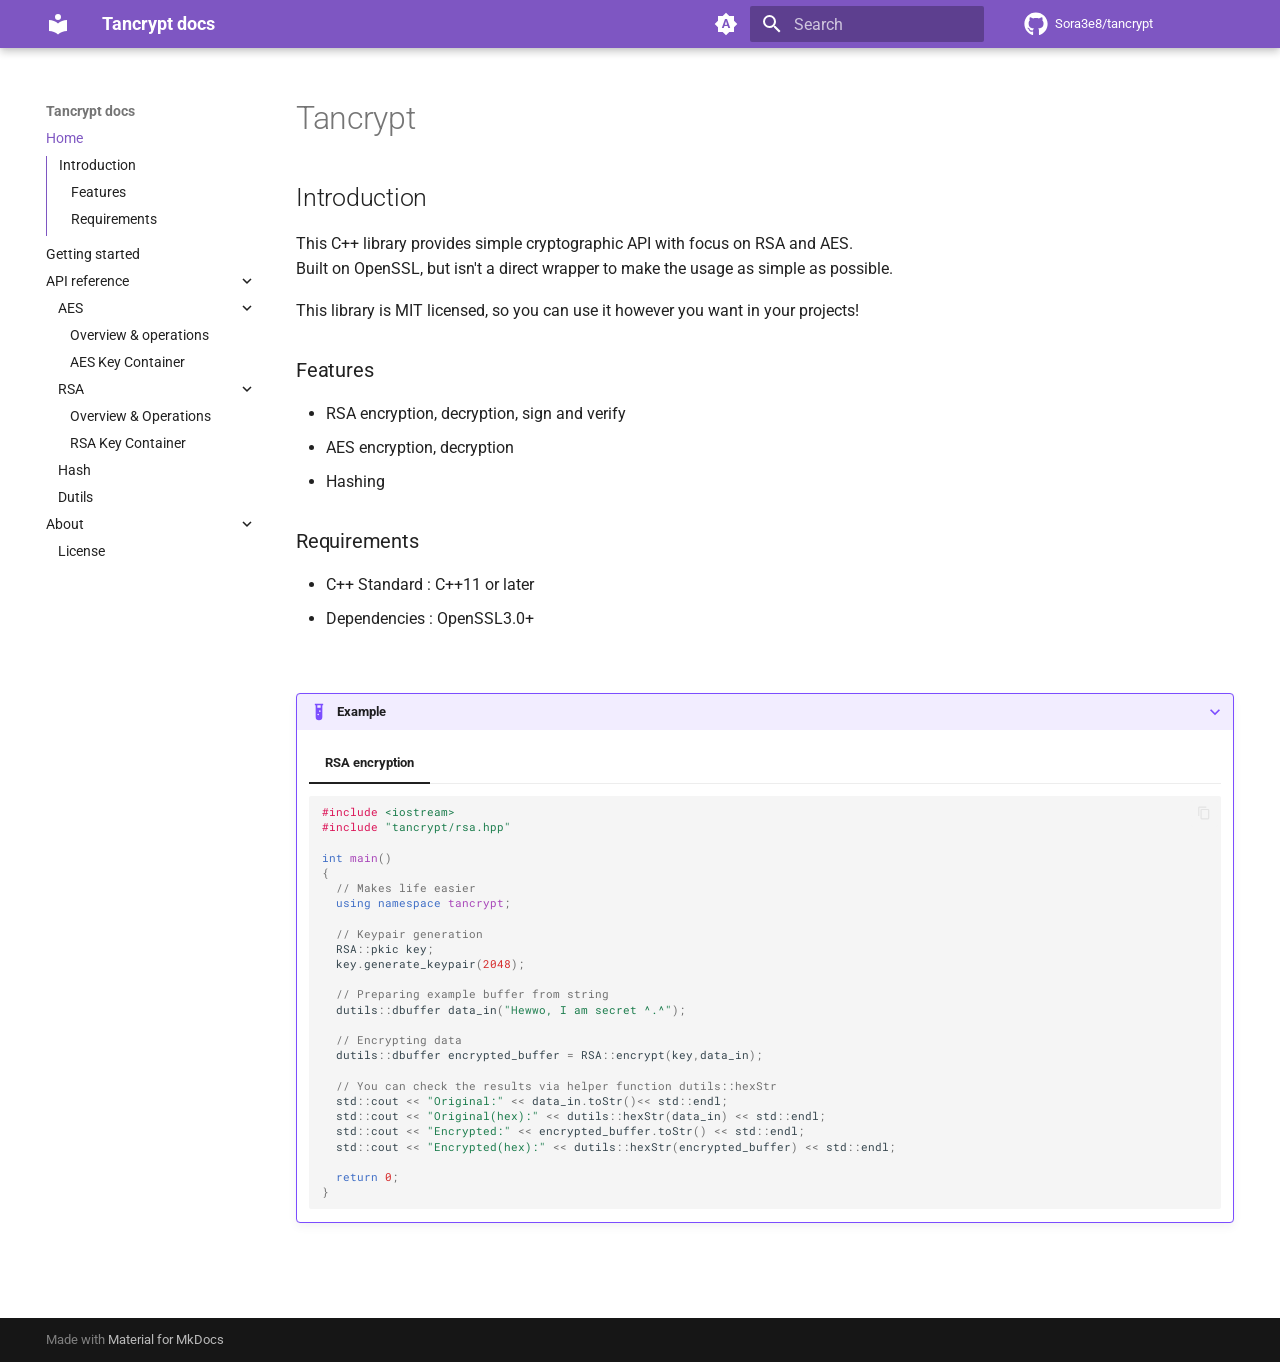
<file: docs/site/index.html>
<!doctype html>
<html lang="en" class="no-js">
  <head>
    
      <meta charset="utf-8">
      <meta name="viewport" content="width=device-width,initial-scale=1">
      
      
      
      
      
        <link rel="next" href="getting-started/">
      
      
        
      
      
      <link rel="icon" href="assets/images/favicon.png">
      <meta name="generator" content="mkdocs-1.6.1, mkdocs-material-9.7.7">
    
    
      
        <title>Tancrypt docs</title>
      
    
    
      <link rel="stylesheet" href="assets/stylesheets/main.ec1eaa64.min.css">
      
        
        <link rel="stylesheet" href="assets/stylesheets/palette.ab4e12ef.min.css">
      
      


    
    
      
    
    
      
        
        
        <link rel="preconnect" href="https://fonts.gstatic.com" crossorigin>
        <link rel="stylesheet" href="https://fonts.googleapis.com/css?family=Roboto:300,300i,400,400i,700,700i%7CRoboto+Mono:400,400i,700,700i&display=fallback">
        <style>:root{--md-text-font:"Roboto";--md-code-font:"Roboto Mono"}</style>
      
    
    
    <script>__md_scope=new URL(".",location),__md_hash=e=>[...e].reduce(((e,_)=>(e<<5)-e+_.charCodeAt(0)),0),__md_get=(e,_=localStorage,t=__md_scope)=>JSON.parse(_.getItem(t.pathname+"."+e)),__md_set=(e,_,t=localStorage,a=__md_scope)=>{try{t.setItem(a.pathname+"."+e,JSON.stringify(_))}catch(e){}}</script>
    
      

    
    
  </head>
  
  
    
    
      
    
    
    
    
    <body dir="ltr" data-md-color-scheme="default" data-md-color-primary="indigo" data-md-color-accent="indigo">
  
    
    <input class="md-toggle" data-md-toggle="drawer" type="checkbox" id="__drawer" autocomplete="off">
    <input class="md-toggle" data-md-toggle="search" type="checkbox" id="__search" autocomplete="off">
    <label class="md-overlay" for="__drawer"></label>
    <div data-md-component="skip">
      
        
        <a href="#tancrypt" class="md-skip">
          Skip to content
        </a>
      
    </div>
    <div data-md-component="announce">
      
    </div>
    
    
      

  

<header class="md-header md-header--shadow" data-md-component="header">
  <nav class="md-header__inner md-grid" aria-label="Header">
    <a href="." title="Tancrypt docs" class="md-header__button md-logo" aria-label="Tancrypt docs" data-md-component="logo">
      
  
  <svg xmlns="http://www.w3.org/2000/svg" viewBox="0 0 24 24"><path d="M12 8a3 3 0 0 0 3-3 3 3 0 0 0-3-3 3 3 0 0 0-3 3 3 3 0 0 0 3 3m0 3.54C9.64 9.35 6.5 8 3 8v11c3.5 0 6.64 1.35 9 3.54 2.36-2.19 5.5-3.54 9-3.54V8c-3.5 0-6.64 1.35-9 3.54"/></svg>

    </a>
    <label class="md-header__button md-icon" for="__drawer">
      
      <svg xmlns="http://www.w3.org/2000/svg" viewBox="0 0 24 24"><path d="M3 6h18v2H3zm0 5h18v2H3zm0 5h18v2H3z"/></svg>
    </label>
    <div class="md-header__title" data-md-component="header-title">
      <div class="md-header__ellipsis">
        <div class="md-header__topic">
          <span class="md-ellipsis">
            Tancrypt docs
          </span>
        </div>
        <div class="md-header__topic" data-md-component="header-topic">
          <span class="md-ellipsis">
            
              Home
            
          </span>
        </div>
      </div>
    </div>
    
      
        <form class="md-header__option" data-md-component="palette">
  
    
    
    
    <input class="md-option" data-md-color-media="(prefers-color-scheme)" data-md-color-scheme="default" data-md-color-primary="indigo" data-md-color-accent="indigo"  aria-label="Switch to light mode"  type="radio" name="__palette" id="__palette_0">
    
      <label class="md-header__button md-icon" title="Switch to light mode" for="__palette_1" hidden>
        <svg xmlns="http://www.w3.org/2000/svg" viewBox="0 0 24 24"><path d="m14.3 16-.7-2h-3.2l-.7 2H7.8L11 7h2l3.2 9zM20 8.69V4h-4.69L12 .69 8.69 4H4v4.69L.69 12 4 15.31V20h4.69L12 23.31 15.31 20H20v-4.69L23.31 12zm-9.15 3.96h2.3L12 9z"/></svg>
      </label>
    
  
    
    
    
    <input class="md-option" data-md-color-media="(prefers-color-scheme: light)" data-md-color-scheme="default" data-md-color-primary="deep-purple" data-md-color-accent="cyan"  aria-label="Switch to dark mode"  type="radio" name="__palette" id="__palette_1">
    
      <label class="md-header__button md-icon" title="Switch to dark mode" for="__palette_2" hidden>
        <svg xmlns="http://www.w3.org/2000/svg" viewBox="0 0 24 24"><path d="M12 8a4 4 0 0 0-4 4 4 4 0 0 0 4 4 4 4 0 0 0 4-4 4 4 0 0 0-4-4m0 10a6 6 0 0 1-6-6 6 6 0 0 1 6-6 6 6 0 0 1 6 6 6 6 0 0 1-6 6m8-9.31V4h-4.69L12 .69 8.69 4H4v4.69L.69 12 4 15.31V20h4.69L12 23.31 15.31 20H20v-4.69L23.31 12z"/></svg>
      </label>
    
  
    
    
    
    <input class="md-option" data-md-color-media="(prefers-color-scheme: dark)" data-md-color-scheme="slate" data-md-color-primary="deep-purple" data-md-color-accent="cyan"  aria-label="Switch to system preference"  type="radio" name="__palette" id="__palette_2">
    
      <label class="md-header__button md-icon" title="Switch to system preference" for="__palette_0" hidden>
        <svg xmlns="http://www.w3.org/2000/svg" viewBox="0 0 24 24"><path d="M12 18c-.89 0-1.74-.2-2.5-.55C11.56 16.5 13 14.42 13 12s-1.44-4.5-3.5-5.45C10.26 6.2 11.11 6 12 6a6 6 0 0 1 6 6 6 6 0 0 1-6 6m8-9.31V4h-4.69L12 .69 8.69 4H4v4.69L.69 12 4 15.31V20h4.69L12 23.31 15.31 20H20v-4.69L23.31 12z"/></svg>
      </label>
    
  
</form>
      
    
    
      <script>var palette=__md_get("__palette");if(palette&&palette.color){if("(prefers-color-scheme)"===palette.color.media){var media=matchMedia("(prefers-color-scheme: light)"),input=document.querySelector(media.matches?"[data-md-color-media='(prefers-color-scheme: light)']":"[data-md-color-media='(prefers-color-scheme: dark)']");palette.color.media=input.getAttribute("data-md-color-media"),palette.color.scheme=input.getAttribute("data-md-color-scheme"),palette.color.primary=input.getAttribute("data-md-color-primary"),palette.color.accent=input.getAttribute("data-md-color-accent")}for(var[key,value]of Object.entries(palette.color))document.body.setAttribute("data-md-color-"+key,value)}</script>
    
    
    
      
      
        <label class="md-header__button md-icon" for="__search">
          
          <svg xmlns="http://www.w3.org/2000/svg" viewBox="0 0 24 24"><path d="M9.5 3A6.5 6.5 0 0 1 16 9.5c0 1.61-.59 3.09-1.56 4.23l.27.27h.79l5 5-1.5 1.5-5-5v-.79l-.27-.27A6.52 6.52 0 0 1 9.5 16 6.5 6.5 0 0 1 3 9.5 6.5 6.5 0 0 1 9.5 3m0 2C7 5 5 7 5 9.5S7 14 9.5 14 14 12 14 9.5 12 5 9.5 5"/></svg>
        </label>
        <div class="md-search" data-md-component="search" role="dialog">
  <label class="md-search__overlay" for="__search"></label>
  <div class="md-search__inner" role="search">
    <form class="md-search__form" name="search">
      <input type="text" class="md-search__input" name="query" aria-label="Search" placeholder="Search" autocapitalize="off" autocorrect="off" autocomplete="off" spellcheck="false" data-md-component="search-query" required>
      <label class="md-search__icon md-icon" for="__search">
        
        <svg xmlns="http://www.w3.org/2000/svg" viewBox="0 0 24 24"><path d="M9.5 3A6.5 6.5 0 0 1 16 9.5c0 1.61-.59 3.09-1.56 4.23l.27.27h.79l5 5-1.5 1.5-5-5v-.79l-.27-.27A6.52 6.52 0 0 1 9.5 16 6.5 6.5 0 0 1 3 9.5 6.5 6.5 0 0 1 9.5 3m0 2C7 5 5 7 5 9.5S7 14 9.5 14 14 12 14 9.5 12 5 9.5 5"/></svg>
        
        <svg xmlns="http://www.w3.org/2000/svg" viewBox="0 0 24 24"><path d="M20 11v2H8l5.5 5.5-1.42 1.42L4.16 12l7.92-7.92L13.5 5.5 8 11z"/></svg>
      </label>
      <nav class="md-search__options" aria-label="Search">
        
        <button type="reset" class="md-search__icon md-icon" title="Clear" aria-label="Clear" tabindex="-1">
          
          <svg xmlns="http://www.w3.org/2000/svg" viewBox="0 0 24 24"><path d="M19 6.41 17.59 5 12 10.59 6.41 5 5 6.41 10.59 12 5 17.59 6.41 19 12 13.41 17.59 19 19 17.59 13.41 12z"/></svg>
        </button>
      </nav>
      
    </form>
    <div class="md-search__output">
      <div class="md-search__scrollwrap" tabindex="0" data-md-scrollfix>
        <div class="md-search-result" data-md-component="search-result">
          <div class="md-search-result__meta">
            Initializing search
          </div>
          <ol class="md-search-result__list" role="presentation"></ol>
        </div>
      </div>
    </div>
  </div>
</div>
      
    
    
      <div class="md-header__source">
        <a href="https://github.com/Sora3e8/tancrypt" title="Go to repository" class="md-source" data-md-component="source">
  <div class="md-source__icon md-icon">
    
    <svg xmlns="http://www.w3.org/2000/svg" viewBox="0 0 512 512"><!--! Font Awesome Free 7.1.0 by @fontawesome - https://fontawesome.com License - https://fontawesome.com/license/free (Icons: CC BY 4.0, Fonts: SIL OFL 1.1, Code: MIT License) Copyright 2025 Fonticons, Inc.--><path d="M173.9 397.4c0 2-2.3 3.6-5.2 3.6-3.3.3-5.6-1.3-5.6-3.6 0-2 2.3-3.6 5.2-3.6 3-.3 5.6 1.3 5.6 3.6m-31.1-4.5c-.7 2 1.3 4.3 4.3 4.9 2.6 1 5.6 0 6.2-2s-1.3-4.3-4.3-5.2c-2.6-.7-5.5.3-6.2 2.3m44.2-1.7c-2.9.7-4.9 2.6-4.6 4.9.3 2 2.9 3.3 5.9 2.6 2.9-.7 4.9-2.6 4.6-4.6-.3-1.9-3-3.2-5.9-2.9M252.8 8C114.1 8 8 113.3 8 252c0 110.9 69.8 205.8 169.5 239.2 12.8 2.3 17.3-5.6 17.3-12.1 0-6.2-.3-40.4-.3-61.4 0 0-70 15-84.7-29.8 0 0-11.4-29.1-27.8-36.6 0 0-22.9-15.7 1.6-15.4 0 0 24.9 2 38.6 25.8 21.9 38.6 58.6 27.5 72.9 20.9 2.3-16 8.8-27.1 16-33.7-55.9-6.2-112.3-14.3-112.3-110.5 0-27.5 7.6-41.3 23.6-58.9-2.6-6.5-11.1-33.3 2.6-67.9 20.9-6.5 69 27 69 27 20-5.6 41.5-8.5 62.8-8.5s42.8 2.9 62.8 8.5c0 0 48.1-33.6 69-27 13.7 34.7 5.2 61.4 2.6 67.9 16 17.7 25.8 31.5 25.8 58.9 0 96.5-58.9 104.2-114.8 110.5 9.2 7.9 17 22.9 17 46.4 0 33.7-.3 75.4-.3 83.6 0 6.5 4.6 14.4 17.3 12.1C436.2 457.8 504 362.9 504 252 504 113.3 391.5 8 252.8 8M105.2 352.9c-1.3 1-1 3.3.7 5.2 1.6 1.6 3.9 2.3 5.2 1 1.3-1 1-3.3-.7-5.2-1.6-1.6-3.9-2.3-5.2-1m-10.8-8.1c-.7 1.3.3 2.9 2.3 3.9 1.6 1 3.6.7 4.3-.7.7-1.3-.3-2.9-2.3-3.9-2-.6-3.6-.3-4.3.7m32.4 35.6c-1.6 1.3-1 4.3 1.3 6.2 2.3 2.3 5.2 2.6 6.5 1 1.3-1.3.7-4.3-1.3-6.2-2.2-2.3-5.2-2.6-6.5-1m-11.4-14.7c-1.6 1-1.6 3.6 0 5.9s4.3 3.3 5.6 2.3c1.6-1.3 1.6-3.9 0-6.2-1.4-2.3-4-3.3-5.6-2"/></svg>
  </div>
  <div class="md-source__repository">
    Sora3e8/tancrypt
  </div>
</a>
      </div>
    
  </nav>
  
</header>
    
    <div class="md-container" data-md-component="container">
      
      
        
          
        
      
      <main class="md-main" data-md-component="main">
        <div class="md-main__inner md-grid">
          
            
              
              <div class="md-sidebar md-sidebar--primary" data-md-component="sidebar" data-md-type="navigation" >
                <div class="md-sidebar__scrollwrap">
                  <div class="md-sidebar__inner">
                    



  

<nav class="md-nav md-nav--primary md-nav--integrated" aria-label="Navigation" data-md-level="0">
  <label class="md-nav__title" for="__drawer">
    <a href="." title="Tancrypt docs" class="md-nav__button md-logo" aria-label="Tancrypt docs" data-md-component="logo">
      
  
  <svg xmlns="http://www.w3.org/2000/svg" viewBox="0 0 24 24"><path d="M12 8a3 3 0 0 0 3-3 3 3 0 0 0-3-3 3 3 0 0 0-3 3 3 3 0 0 0 3 3m0 3.54C9.64 9.35 6.5 8 3 8v11c3.5 0 6.64 1.35 9 3.54 2.36-2.19 5.5-3.54 9-3.54V8c-3.5 0-6.64 1.35-9 3.54"/></svg>

    </a>
    Tancrypt docs
  </label>
  
    <div class="md-nav__source">
      <a href="https://github.com/Sora3e8/tancrypt" title="Go to repository" class="md-source" data-md-component="source">
  <div class="md-source__icon md-icon">
    
    <svg xmlns="http://www.w3.org/2000/svg" viewBox="0 0 512 512"><!--! Font Awesome Free 7.1.0 by @fontawesome - https://fontawesome.com License - https://fontawesome.com/license/free (Icons: CC BY 4.0, Fonts: SIL OFL 1.1, Code: MIT License) Copyright 2025 Fonticons, Inc.--><path d="M173.9 397.4c0 2-2.3 3.6-5.2 3.6-3.3.3-5.6-1.3-5.6-3.6 0-2 2.3-3.6 5.2-3.6 3-.3 5.6 1.3 5.6 3.6m-31.1-4.5c-.7 2 1.3 4.3 4.3 4.9 2.6 1 5.6 0 6.2-2s-1.3-4.3-4.3-5.2c-2.6-.7-5.5.3-6.2 2.3m44.2-1.7c-2.9.7-4.9 2.6-4.6 4.9.3 2 2.9 3.3 5.9 2.6 2.9-.7 4.9-2.6 4.6-4.6-.3-1.9-3-3.2-5.9-2.9M252.8 8C114.1 8 8 113.3 8 252c0 110.9 69.8 205.8 169.5 239.2 12.8 2.3 17.3-5.6 17.3-12.1 0-6.2-.3-40.4-.3-61.4 0 0-70 15-84.7-29.8 0 0-11.4-29.1-27.8-36.6 0 0-22.9-15.7 1.6-15.4 0 0 24.9 2 38.6 25.8 21.9 38.6 58.6 27.5 72.9 20.9 2.3-16 8.8-27.1 16-33.7-55.9-6.2-112.3-14.3-112.3-110.5 0-27.5 7.6-41.3 23.6-58.9-2.6-6.5-11.1-33.3 2.6-67.9 20.9-6.5 69 27 69 27 20-5.6 41.5-8.5 62.8-8.5s42.8 2.9 62.8 8.5c0 0 48.1-33.6 69-27 13.7 34.7 5.2 61.4 2.6 67.9 16 17.7 25.8 31.5 25.8 58.9 0 96.5-58.9 104.2-114.8 110.5 9.2 7.9 17 22.9 17 46.4 0 33.7-.3 75.4-.3 83.6 0 6.5 4.6 14.4 17.3 12.1C436.2 457.8 504 362.9 504 252 504 113.3 391.5 8 252.8 8M105.2 352.9c-1.3 1-1 3.3.7 5.2 1.6 1.6 3.9 2.3 5.2 1 1.3-1 1-3.3-.7-5.2-1.6-1.6-3.9-2.3-5.2-1m-10.8-8.1c-.7 1.3.3 2.9 2.3 3.9 1.6 1 3.6.7 4.3-.7.7-1.3-.3-2.9-2.3-3.9-2-.6-3.6-.3-4.3.7m32.4 35.6c-1.6 1.3-1 4.3 1.3 6.2 2.3 2.3 5.2 2.6 6.5 1 1.3-1.3.7-4.3-1.3-6.2-2.2-2.3-5.2-2.6-6.5-1m-11.4-14.7c-1.6 1-1.6 3.6 0 5.9s4.3 3.3 5.6 2.3c1.6-1.3 1.6-3.9 0-6.2-1.4-2.3-4-3.3-5.6-2"/></svg>
  </div>
  <div class="md-source__repository">
    Sora3e8/tancrypt
  </div>
</a>
    </div>
  
  <ul class="md-nav__list" data-md-scrollfix>
    
      
      
  
  
    
  
  
  
    <li class="md-nav__item md-nav__item--active">
      
      <input class="md-nav__toggle md-toggle" type="checkbox" id="__toc">
      
      
        
      
      
        <label class="md-nav__link md-nav__link--active" for="__toc">
          
  
  
  <span class="md-ellipsis">
    
  
    Home
  

    
  </span>
  
  

          <span class="md-nav__icon md-icon"></span>
        </label>
      
      <a href="." class="md-nav__link md-nav__link--active">
        
  
  
  <span class="md-ellipsis">
    
  
    Home
  

    
  </span>
  
  

      </a>
      
        

<nav class="md-nav md-nav--secondary" aria-label="Table of contents">
  
  
  
    
  
  
    <label class="md-nav__title" for="__toc">
      <span class="md-nav__icon md-icon"></span>
      Table of contents
    </label>
    <ul class="md-nav__list" data-md-component="toc" data-md-scrollfix>
      
        <li class="md-nav__item">
  <a href="#introduction" class="md-nav__link">
    <span class="md-ellipsis">
      
        Introduction
      
    </span>
  </a>
  
    <nav class="md-nav" aria-label="Introduction">
      <ul class="md-nav__list">
        
          <li class="md-nav__item">
  <a href="#features" class="md-nav__link">
    <span class="md-ellipsis">
      
        Features
      
    </span>
  </a>
  
</li>
        
          <li class="md-nav__item">
  <a href="#requirements" class="md-nav__link">
    <span class="md-ellipsis">
      
        Requirements
      
    </span>
  </a>
  
</li>
        
      </ul>
    </nav>
  
</li>
      
    </ul>
  
</nav>
      
    </li>
  

    
      
      
  
  
  
  
    <li class="md-nav__item">
      <a href="getting-started/" class="md-nav__link">
        
  
  
  <span class="md-ellipsis">
    
  
    Getting started
  

    
  </span>
  
  

      </a>
    </li>
  

    
      
      
  
  
  
  
    
    
      
        
      
        
      
        
      
        
      
    
    
    
    
    <li class="md-nav__item md-nav__item--nested">
      
        
        
          
        
        <input class="md-nav__toggle md-toggle md-toggle--indeterminate" type="checkbox" id="__nav_3" >
        
          
          <label class="md-nav__link" for="__nav_3" id="__nav_3_label" tabindex="0">
            
  
  
  <span class="md-ellipsis">
    
  
    API reference
  

    
  </span>
  
  

            <span class="md-nav__icon md-icon"></span>
          </label>
        
        <nav class="md-nav" data-md-level="1" aria-labelledby="__nav_3_label" aria-expanded="false">
          <label class="md-nav__title" for="__nav_3">
            <span class="md-nav__icon md-icon"></span>
            
  
    API reference
  

          </label>
          <ul class="md-nav__list" data-md-scrollfix>
            
              
                
  
  
  
  
    
    
      
        
      
        
      
    
    
    
    
    <li class="md-nav__item md-nav__item--nested">
      
        
        
          
        
        <input class="md-nav__toggle md-toggle md-toggle--indeterminate" type="checkbox" id="__nav_3_1" >
        
          
          <label class="md-nav__link" for="__nav_3_1" id="__nav_3_1_label" tabindex="0">
            
  
  
  <span class="md-ellipsis">
    
  
    AES
  

    
  </span>
  
  

            <span class="md-nav__icon md-icon"></span>
          </label>
        
        <nav class="md-nav" data-md-level="2" aria-labelledby="__nav_3_1_label" aria-expanded="false">
          <label class="md-nav__title" for="__nav_3_1">
            <span class="md-nav__icon md-icon"></span>
            
  
    AES
  

          </label>
          <ul class="md-nav__list" data-md-scrollfix>
            
              
                
  
  
  
  
    <li class="md-nav__item">
      <a href="api/aes/" class="md-nav__link">
        
  
  
  <span class="md-ellipsis">
    
  
    Overview & operations
  

    
  </span>
  
  

      </a>
    </li>
  

              
            
              
                
  
  
  
  
    <li class="md-nav__item">
      <a href="api/keyc/" class="md-nav__link">
        
  
  
  <span class="md-ellipsis">
    
  
    AES Key Container
  

    
  </span>
  
  

      </a>
    </li>
  

              
            
          </ul>
        </nav>
      
    </li>
  

              
            
              
                
  
  
  
  
    
    
      
        
      
        
      
    
    
    
    
    <li class="md-nav__item md-nav__item--nested">
      
        
        
          
        
        <input class="md-nav__toggle md-toggle md-toggle--indeterminate" type="checkbox" id="__nav_3_2" >
        
          
          <label class="md-nav__link" for="__nav_3_2" id="__nav_3_2_label" tabindex="0">
            
  
  
  <span class="md-ellipsis">
    
  
    RSA
  

    
  </span>
  
  

            <span class="md-nav__icon md-icon"></span>
          </label>
        
        <nav class="md-nav" data-md-level="2" aria-labelledby="__nav_3_2_label" aria-expanded="false">
          <label class="md-nav__title" for="__nav_3_2">
            <span class="md-nav__icon md-icon"></span>
            
  
    RSA
  

          </label>
          <ul class="md-nav__list" data-md-scrollfix>
            
              
                
  
  
  
  
    <li class="md-nav__item">
      <a href="api/rsa/" class="md-nav__link">
        
  
  
  <span class="md-ellipsis">
    
  
    Overview & Operations
  

    
  </span>
  
  

      </a>
    </li>
  

              
            
              
                
  
  
  
  
    <li class="md-nav__item">
      <a href="api/pkic/" class="md-nav__link">
        
  
  
  <span class="md-ellipsis">
    
  
    RSA Key Container
  

    
  </span>
  
  

      </a>
    </li>
  

              
            
          </ul>
        </nav>
      
    </li>
  

              
            
              
                
  
  
  
  
    <li class="md-nav__item">
      <a href="api/hash/" class="md-nav__link">
        
  
  
  <span class="md-ellipsis">
    
  
    Hash
  

    
  </span>
  
  

      </a>
    </li>
  

              
            
              
                
  
  
  
  
    <li class="md-nav__item">
      <a href="api/dutils/" class="md-nav__link">
        
  
  
  <span class="md-ellipsis">
    
  
    Dutils
  

    
  </span>
  
  

      </a>
    </li>
  

              
            
          </ul>
        </nav>
      
    </li>
  

    
      
      
  
  
  
  
    
    
      
        
      
    
    
    
    
    <li class="md-nav__item md-nav__item--nested">
      
        
        
          
        
        <input class="md-nav__toggle md-toggle md-toggle--indeterminate" type="checkbox" id="__nav_4" >
        
          
          <label class="md-nav__link" for="__nav_4" id="__nav_4_label" tabindex="0">
            
  
  
  <span class="md-ellipsis">
    
  
    About
  

    
  </span>
  
  

            <span class="md-nav__icon md-icon"></span>
          </label>
        
        <nav class="md-nav" data-md-level="1" aria-labelledby="__nav_4_label" aria-expanded="false">
          <label class="md-nav__title" for="__nav_4">
            <span class="md-nav__icon md-icon"></span>
            
  
    About
  

          </label>
          <ul class="md-nav__list" data-md-scrollfix>
            
              
                
  
  
  
  
    <li class="md-nav__item">
      <a href="license/" class="md-nav__link">
        
  
  
  <span class="md-ellipsis">
    
  
    License
  

    
  </span>
  
  

      </a>
    </li>
  

              
            
          </ul>
        </nav>
      
    </li>
  

    
  </ul>
</nav>
                  </div>
                </div>
              </div>
            
            
          
          
            <div class="md-content" data-md-component="content">
              
              <article class="md-content__inner md-typeset">
                
                  


  
  


<h1 id="tancrypt">Tancrypt</h1>
<h2 id="introduction">Introduction</h2>
<p>This C++ library provides simple cryptographic API with focus on RSA and AES.</br>
Built on OpenSSL, but isn't a direct wrapper to make the usage as simple as possible.</p>
<p>This library is MIT licensed, so you can use it however you want in your projects!</p>
<h3 id="features">Features</h3>
<ul>
<li>RSA encryption, decryption, sign and verify</li>
<li>AES encryption, decryption</li>
<li>Hashing</li>
</ul>
<h3 id="requirements">Requirements</h3>
<ul>
<li>C++ Standard : C++11 or later</li>
<li>Dependencies : OpenSSL3.0+</li>
</ul>
<p></br></p>
<details class="example" open="open">
<summary>Example</summary>
<div class="tabbed-set tabbed-alternate" data-tabs="1:1"><input checked="checked" id="__tabbed_1_1" name="__tabbed_1" type="radio" /><div class="tabbed-labels"><label for="__tabbed_1_1">RSA encryption</label></div>
<div class="tabbed-content">
<div class="tabbed-block"></div>
</div>
</div>
<div class="language-cpp highlight"><pre><span></span><code><span id="__span-0-1"><a id="__codelineno-0-1" name="__codelineno-0-1" href="#__codelineno-0-1"></a><span class="cp">#include</span><span class="w"> </span><span class="cpf">&lt;iostream&gt;</span>
</span><span id="__span-0-2"><a id="__codelineno-0-2" name="__codelineno-0-2" href="#__codelineno-0-2"></a><span class="cp">#include</span><span class="w"> </span><span class="cpf">"tancrypt/rsa.hpp"</span>
</span><span id="__span-0-3"><a id="__codelineno-0-3" name="__codelineno-0-3" href="#__codelineno-0-3"></a>
</span><span id="__span-0-4"><a id="__codelineno-0-4" name="__codelineno-0-4" href="#__codelineno-0-4"></a><span class="kt">int</span><span class="w"> </span><span class="nf">main</span><span class="p">()</span>
</span><span id="__span-0-5"><a id="__codelineno-0-5" name="__codelineno-0-5" href="#__codelineno-0-5"></a><span class="p">{</span>
</span><span id="__span-0-6"><a id="__codelineno-0-6" name="__codelineno-0-6" href="#__codelineno-0-6"></a><span class="w">  </span><span class="c1">// Makes life easier </span>
</span><span id="__span-0-7"><a id="__codelineno-0-7" name="__codelineno-0-7" href="#__codelineno-0-7"></a><span class="w">  </span><span class="k">using</span><span class="w"> </span><span class="k">namespace</span><span class="w"> </span><span class="nn">tancrypt</span><span class="p">;</span>
</span><span id="__span-0-8"><a id="__codelineno-0-8" name="__codelineno-0-8" href="#__codelineno-0-8"></a>
</span><span id="__span-0-9"><a id="__codelineno-0-9" name="__codelineno-0-9" href="#__codelineno-0-9"></a><span class="w">  </span><span class="c1">// Keypair generation</span>
</span><span id="__span-0-10"><a id="__codelineno-0-10" name="__codelineno-0-10" href="#__codelineno-0-10"></a><span class="w">  </span><span class="n">RSA</span><span class="o">::</span><span class="n">pkic</span><span class="w"> </span><span class="n">key</span><span class="p">;</span>
</span><span id="__span-0-11"><a id="__codelineno-0-11" name="__codelineno-0-11" href="#__codelineno-0-11"></a><span class="w">  </span><span class="n">key</span><span class="p">.</span><span class="n">generate_keypair</span><span class="p">(</span><span class="mi">2048</span><span class="p">);</span>
</span><span id="__span-0-12"><a id="__codelineno-0-12" name="__codelineno-0-12" href="#__codelineno-0-12"></a>
</span><span id="__span-0-13"><a id="__codelineno-0-13" name="__codelineno-0-13" href="#__codelineno-0-13"></a><span class="w">  </span><span class="c1">// Preparing example buffer from string</span>
</span><span id="__span-0-14"><a id="__codelineno-0-14" name="__codelineno-0-14" href="#__codelineno-0-14"></a><span class="w">  </span><span class="n">dutils</span><span class="o">::</span><span class="n">dbuffer</span><span class="w"> </span><span class="n">data_in</span><span class="p">(</span><span class="s">"Hewwo, I am secret ^.^"</span><span class="p">);</span>
</span><span id="__span-0-15"><a id="__codelineno-0-15" name="__codelineno-0-15" href="#__codelineno-0-15"></a>
</span><span id="__span-0-16"><a id="__codelineno-0-16" name="__codelineno-0-16" href="#__codelineno-0-16"></a><span class="w">  </span><span class="c1">// Encrypting data</span>
</span><span id="__span-0-17"><a id="__codelineno-0-17" name="__codelineno-0-17" href="#__codelineno-0-17"></a><span class="w">  </span><span class="n">dutils</span><span class="o">::</span><span class="n">dbuffer</span><span class="w"> </span><span class="n">encrypted_buffer</span><span class="w"> </span><span class="o">=</span><span class="w"> </span><span class="n">RSA</span><span class="o">::</span><span class="n">encrypt</span><span class="p">(</span><span class="n">key</span><span class="p">,</span><span class="n">data_in</span><span class="p">);</span>
</span><span id="__span-0-18"><a id="__codelineno-0-18" name="__codelineno-0-18" href="#__codelineno-0-18"></a>
</span><span id="__span-0-19"><a id="__codelineno-0-19" name="__codelineno-0-19" href="#__codelineno-0-19"></a><span class="w">  </span><span class="c1">// You can check the results via helper function dutils::hexStr</span>
</span><span id="__span-0-20"><a id="__codelineno-0-20" name="__codelineno-0-20" href="#__codelineno-0-20"></a><span class="w">  </span><span class="n">std</span><span class="o">::</span><span class="n">cout</span><span class="w"> </span><span class="o">&lt;&lt;</span><span class="w"> </span><span class="s">"Original:"</span><span class="w"> </span><span class="o">&lt;&lt;</span><span class="w"> </span><span class="n">data_in</span><span class="p">.</span><span class="n">toStr</span><span class="p">()</span><span class="o">&lt;&lt;</span><span class="w"> </span><span class="n">std</span><span class="o">::</span><span class="n">endl</span><span class="p">;</span>
</span><span id="__span-0-21"><a id="__codelineno-0-21" name="__codelineno-0-21" href="#__codelineno-0-21"></a><span class="w">  </span><span class="n">std</span><span class="o">::</span><span class="n">cout</span><span class="w"> </span><span class="o">&lt;&lt;</span><span class="w"> </span><span class="s">"Original(hex):"</span><span class="w"> </span><span class="o">&lt;&lt;</span><span class="w"> </span><span class="n">dutils</span><span class="o">::</span><span class="n">hexStr</span><span class="p">(</span><span class="n">data_in</span><span class="p">)</span><span class="w"> </span><span class="o">&lt;&lt;</span><span class="w"> </span><span class="n">std</span><span class="o">::</span><span class="n">endl</span><span class="p">;</span>
</span><span id="__span-0-22"><a id="__codelineno-0-22" name="__codelineno-0-22" href="#__codelineno-0-22"></a><span class="w">  </span><span class="n">std</span><span class="o">::</span><span class="n">cout</span><span class="w"> </span><span class="o">&lt;&lt;</span><span class="w"> </span><span class="s">"Encrypted:"</span><span class="w"> </span><span class="o">&lt;&lt;</span><span class="w"> </span><span class="n">encrypted_buffer</span><span class="p">.</span><span class="n">toStr</span><span class="p">()</span><span class="w"> </span><span class="o">&lt;&lt;</span><span class="w"> </span><span class="n">std</span><span class="o">::</span><span class="n">endl</span><span class="p">;</span>
</span><span id="__span-0-23"><a id="__codelineno-0-23" name="__codelineno-0-23" href="#__codelineno-0-23"></a><span class="w">  </span><span class="n">std</span><span class="o">::</span><span class="n">cout</span><span class="w"> </span><span class="o">&lt;&lt;</span><span class="w"> </span><span class="s">"Encrypted(hex):"</span><span class="w"> </span><span class="o">&lt;&lt;</span><span class="w"> </span><span class="n">dutils</span><span class="o">::</span><span class="n">hexStr</span><span class="p">(</span><span class="n">encrypted_buffer</span><span class="p">)</span><span class="w"> </span><span class="o">&lt;&lt;</span><span class="w"> </span><span class="n">std</span><span class="o">::</span><span class="n">endl</span><span class="p">;</span>
</span><span id="__span-0-24"><a id="__codelineno-0-24" name="__codelineno-0-24" href="#__codelineno-0-24"></a>
</span><span id="__span-0-25"><a id="__codelineno-0-25" name="__codelineno-0-25" href="#__codelineno-0-25"></a><span class="w">  </span><span class="k">return</span><span class="w"> </span><span class="mi">0</span><span class="p">;</span>
</span><span id="__span-0-26"><a id="__codelineno-0-26" name="__codelineno-0-26" href="#__codelineno-0-26"></a><span class="p">}</span>
</span></code></pre></div>
</details>
<p></br>
</br></p>












                
              </article>
            </div>
          
          
<script>var target=document.getElementById(location.hash.slice(1));target&&target.name&&(target.checked=target.name.startsWith("__tabbed_"))</script>
        </div>
        
      </main>
      
        <footer class="md-footer">
  
  <div class="md-footer-meta md-typeset">
    <div class="md-footer-meta__inner md-grid">
      <div class="md-copyright">
  
  
    Made with
    <a href="https://squidfunk.github.io/mkdocs-material/" target="_blank" rel="noopener">
      Material for MkDocs
    </a>
  
</div>
      
    </div>
  </div>
</footer>
      
    </div>
    <div class="md-dialog" data-md-component="dialog">
      <div class="md-dialog__inner md-typeset"></div>
    </div>
    
    
    
      
      
      <script id="__config" type="application/json">{"annotate": null, "base": ".", "features": ["content.code.copy", "navigation.indexes", "navigation.expand", "navigation.tracking", "toc.integrate"], "search": "assets/javascripts/workers/search.2c215733.min.js", "tags": null, "translations": {"clipboard.copied": "Copied to clipboard", "clipboard.copy": "Copy to clipboard", "search.result.more.one": "1 more on this page", "search.result.more.other": "# more on this page", "search.result.none": "No matching documents", "search.result.one": "1 matching document", "search.result.other": "# matching documents", "search.result.placeholder": "Type to start searching", "search.result.term.missing": "Missing", "select.version": "Select version"}, "version": null}</script>
    
    
      <script src="assets/javascripts/bundle.d7400e89.min.js"></script>
      
    
  </body>
</html>
</file>
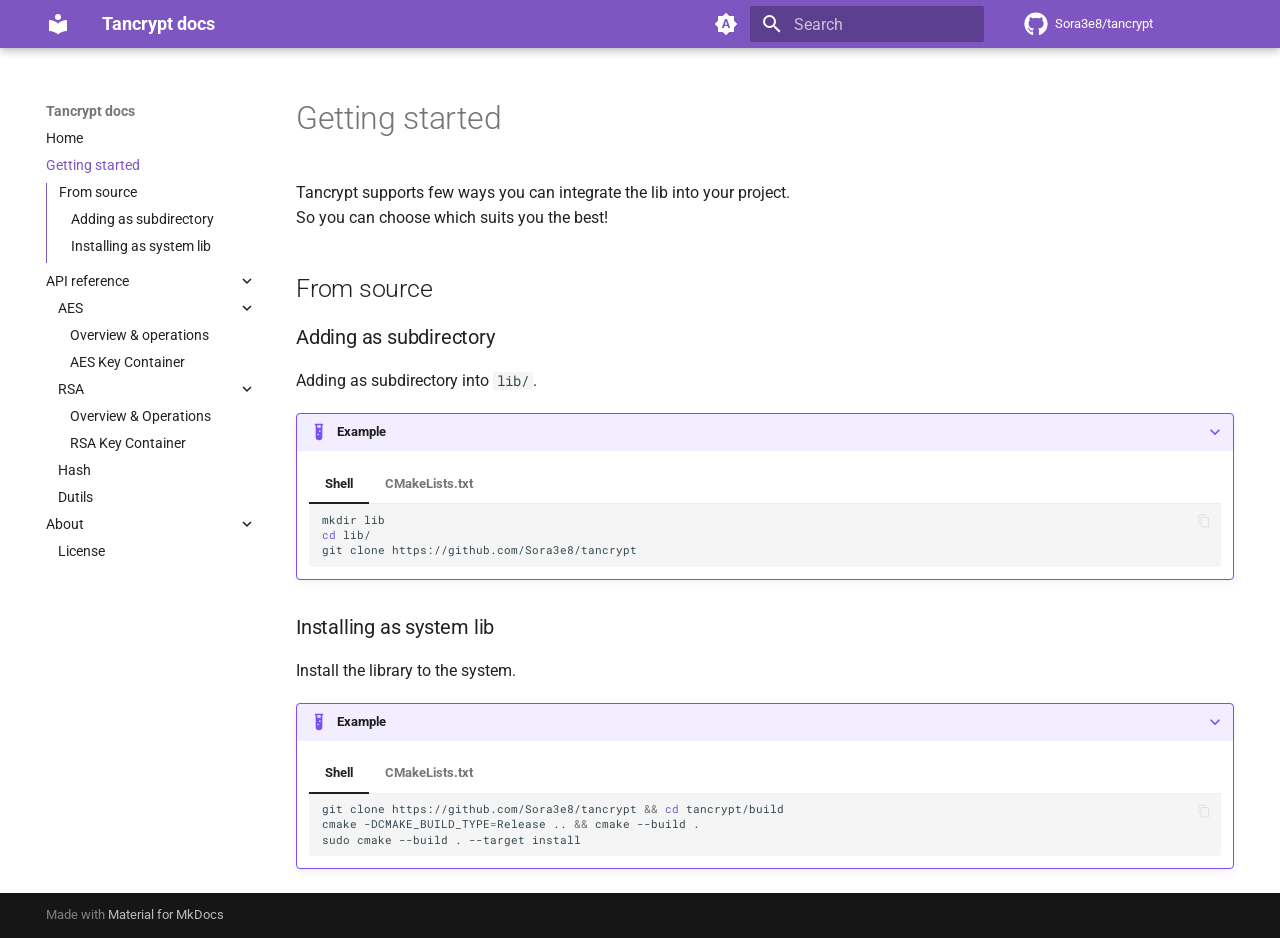
<file: docs/site/getting-started/index.html>
<!doctype html>
<html lang="en" class="no-js">
  <head>
    
      <meta charset="utf-8">
      <meta name="viewport" content="width=device-width,initial-scale=1">
      
      
      
      
        <link rel="prev" href="..">
      
      
        <link rel="next" href="../api/aes/">
      
      
        
      
      
      <link rel="icon" href="../assets/images/favicon.png">
      <meta name="generator" content="mkdocs-1.6.1, mkdocs-material-9.7.7">
    
    
      
        <title>Getting started - Tancrypt docs</title>
      
    
    
      <link rel="stylesheet" href="../assets/stylesheets/main.ec1eaa64.min.css">
      
        
        <link rel="stylesheet" href="../assets/stylesheets/palette.ab4e12ef.min.css">
      
      


    
    
      
    
    
      
        
        
        <link rel="preconnect" href="https://fonts.gstatic.com" crossorigin>
        <link rel="stylesheet" href="https://fonts.googleapis.com/css?family=Roboto:300,300i,400,400i,700,700i%7CRoboto+Mono:400,400i,700,700i&display=fallback">
        <style>:root{--md-text-font:"Roboto";--md-code-font:"Roboto Mono"}</style>
      
    
    
    <script>__md_scope=new URL("..",location),__md_hash=e=>[...e].reduce(((e,_)=>(e<<5)-e+_.charCodeAt(0)),0),__md_get=(e,_=localStorage,t=__md_scope)=>JSON.parse(_.getItem(t.pathname+"."+e)),__md_set=(e,_,t=localStorage,a=__md_scope)=>{try{t.setItem(a.pathname+"."+e,JSON.stringify(_))}catch(e){}}</script>
    
      

    
    
  </head>
  
  
    
    
      
    
    
    
    
    <body dir="ltr" data-md-color-scheme="default" data-md-color-primary="indigo" data-md-color-accent="indigo">
  
    
    <input class="md-toggle" data-md-toggle="drawer" type="checkbox" id="__drawer" autocomplete="off">
    <input class="md-toggle" data-md-toggle="search" type="checkbox" id="__search" autocomplete="off">
    <label class="md-overlay" for="__drawer"></label>
    <div data-md-component="skip">
      
        
        <a href="#getting-started" class="md-skip">
          Skip to content
        </a>
      
    </div>
    <div data-md-component="announce">
      
    </div>
    
    
      

  

<header class="md-header md-header--shadow" data-md-component="header">
  <nav class="md-header__inner md-grid" aria-label="Header">
    <a href=".." title="Tancrypt docs" class="md-header__button md-logo" aria-label="Tancrypt docs" data-md-component="logo">
      
  
  <svg xmlns="http://www.w3.org/2000/svg" viewBox="0 0 24 24"><path d="M12 8a3 3 0 0 0 3-3 3 3 0 0 0-3-3 3 3 0 0 0-3 3 3 3 0 0 0 3 3m0 3.54C9.64 9.35 6.5 8 3 8v11c3.5 0 6.64 1.35 9 3.54 2.36-2.19 5.5-3.54 9-3.54V8c-3.5 0-6.64 1.35-9 3.54"/></svg>

    </a>
    <label class="md-header__button md-icon" for="__drawer">
      
      <svg xmlns="http://www.w3.org/2000/svg" viewBox="0 0 24 24"><path d="M3 6h18v2H3zm0 5h18v2H3zm0 5h18v2H3z"/></svg>
    </label>
    <div class="md-header__title" data-md-component="header-title">
      <div class="md-header__ellipsis">
        <div class="md-header__topic">
          <span class="md-ellipsis">
            Tancrypt docs
          </span>
        </div>
        <div class="md-header__topic" data-md-component="header-topic">
          <span class="md-ellipsis">
            
              Getting started
            
          </span>
        </div>
      </div>
    </div>
    
      
        <form class="md-header__option" data-md-component="palette">
  
    
    
    
    <input class="md-option" data-md-color-media="(prefers-color-scheme)" data-md-color-scheme="default" data-md-color-primary="indigo" data-md-color-accent="indigo"  aria-label="Switch to light mode"  type="radio" name="__palette" id="__palette_0">
    
      <label class="md-header__button md-icon" title="Switch to light mode" for="__palette_1" hidden>
        <svg xmlns="http://www.w3.org/2000/svg" viewBox="0 0 24 24"><path d="m14.3 16-.7-2h-3.2l-.7 2H7.8L11 7h2l3.2 9zM20 8.69V4h-4.69L12 .69 8.69 4H4v4.69L.69 12 4 15.31V20h4.69L12 23.31 15.31 20H20v-4.69L23.31 12zm-9.15 3.96h2.3L12 9z"/></svg>
      </label>
    
  
    
    
    
    <input class="md-option" data-md-color-media="(prefers-color-scheme: light)" data-md-color-scheme="default" data-md-color-primary="deep-purple" data-md-color-accent="cyan"  aria-label="Switch to dark mode"  type="radio" name="__palette" id="__palette_1">
    
      <label class="md-header__button md-icon" title="Switch to dark mode" for="__palette_2" hidden>
        <svg xmlns="http://www.w3.org/2000/svg" viewBox="0 0 24 24"><path d="M12 8a4 4 0 0 0-4 4 4 4 0 0 0 4 4 4 4 0 0 0 4-4 4 4 0 0 0-4-4m0 10a6 6 0 0 1-6-6 6 6 0 0 1 6-6 6 6 0 0 1 6 6 6 6 0 0 1-6 6m8-9.31V4h-4.69L12 .69 8.69 4H4v4.69L.69 12 4 15.31V20h4.69L12 23.31 15.31 20H20v-4.69L23.31 12z"/></svg>
      </label>
    
  
    
    
    
    <input class="md-option" data-md-color-media="(prefers-color-scheme: dark)" data-md-color-scheme="slate" data-md-color-primary="deep-purple" data-md-color-accent="cyan"  aria-label="Switch to system preference"  type="radio" name="__palette" id="__palette_2">
    
      <label class="md-header__button md-icon" title="Switch to system preference" for="__palette_0" hidden>
        <svg xmlns="http://www.w3.org/2000/svg" viewBox="0 0 24 24"><path d="M12 18c-.89 0-1.74-.2-2.5-.55C11.56 16.5 13 14.42 13 12s-1.44-4.5-3.5-5.45C10.26 6.2 11.11 6 12 6a6 6 0 0 1 6 6 6 6 0 0 1-6 6m8-9.31V4h-4.69L12 .69 8.69 4H4v4.69L.69 12 4 15.31V20h4.69L12 23.31 15.31 20H20v-4.69L23.31 12z"/></svg>
      </label>
    
  
</form>
      
    
    
      <script>var palette=__md_get("__palette");if(palette&&palette.color){if("(prefers-color-scheme)"===palette.color.media){var media=matchMedia("(prefers-color-scheme: light)"),input=document.querySelector(media.matches?"[data-md-color-media='(prefers-color-scheme: light)']":"[data-md-color-media='(prefers-color-scheme: dark)']");palette.color.media=input.getAttribute("data-md-color-media"),palette.color.scheme=input.getAttribute("data-md-color-scheme"),palette.color.primary=input.getAttribute("data-md-color-primary"),palette.color.accent=input.getAttribute("data-md-color-accent")}for(var[key,value]of Object.entries(palette.color))document.body.setAttribute("data-md-color-"+key,value)}</script>
    
    
    
      
      
        <label class="md-header__button md-icon" for="__search">
          
          <svg xmlns="http://www.w3.org/2000/svg" viewBox="0 0 24 24"><path d="M9.5 3A6.5 6.5 0 0 1 16 9.5c0 1.61-.59 3.09-1.56 4.23l.27.27h.79l5 5-1.5 1.5-5-5v-.79l-.27-.27A6.52 6.52 0 0 1 9.5 16 6.5 6.5 0 0 1 3 9.5 6.5 6.5 0 0 1 9.5 3m0 2C7 5 5 7 5 9.5S7 14 9.5 14 14 12 14 9.5 12 5 9.5 5"/></svg>
        </label>
        <div class="md-search" data-md-component="search" role="dialog">
  <label class="md-search__overlay" for="__search"></label>
  <div class="md-search__inner" role="search">
    <form class="md-search__form" name="search">
      <input type="text" class="md-search__input" name="query" aria-label="Search" placeholder="Search" autocapitalize="off" autocorrect="off" autocomplete="off" spellcheck="false" data-md-component="search-query" required>
      <label class="md-search__icon md-icon" for="__search">
        
        <svg xmlns="http://www.w3.org/2000/svg" viewBox="0 0 24 24"><path d="M9.5 3A6.5 6.5 0 0 1 16 9.5c0 1.61-.59 3.09-1.56 4.23l.27.27h.79l5 5-1.5 1.5-5-5v-.79l-.27-.27A6.52 6.52 0 0 1 9.5 16 6.5 6.5 0 0 1 3 9.5 6.5 6.5 0 0 1 9.5 3m0 2C7 5 5 7 5 9.5S7 14 9.5 14 14 12 14 9.5 12 5 9.5 5"/></svg>
        
        <svg xmlns="http://www.w3.org/2000/svg" viewBox="0 0 24 24"><path d="M20 11v2H8l5.5 5.5-1.42 1.42L4.16 12l7.92-7.92L13.5 5.5 8 11z"/></svg>
      </label>
      <nav class="md-search__options" aria-label="Search">
        
        <button type="reset" class="md-search__icon md-icon" title="Clear" aria-label="Clear" tabindex="-1">
          
          <svg xmlns="http://www.w3.org/2000/svg" viewBox="0 0 24 24"><path d="M19 6.41 17.59 5 12 10.59 6.41 5 5 6.41 10.59 12 5 17.59 6.41 19 12 13.41 17.59 19 19 17.59 13.41 12z"/></svg>
        </button>
      </nav>
      
    </form>
    <div class="md-search__output">
      <div class="md-search__scrollwrap" tabindex="0" data-md-scrollfix>
        <div class="md-search-result" data-md-component="search-result">
          <div class="md-search-result__meta">
            Initializing search
          </div>
          <ol class="md-search-result__list" role="presentation"></ol>
        </div>
      </div>
    </div>
  </div>
</div>
      
    
    
      <div class="md-header__source">
        <a href="https://github.com/Sora3e8/tancrypt" title="Go to repository" class="md-source" data-md-component="source">
  <div class="md-source__icon md-icon">
    
    <svg xmlns="http://www.w3.org/2000/svg" viewBox="0 0 512 512"><!--! Font Awesome Free 7.1.0 by @fontawesome - https://fontawesome.com License - https://fontawesome.com/license/free (Icons: CC BY 4.0, Fonts: SIL OFL 1.1, Code: MIT License) Copyright 2025 Fonticons, Inc.--><path d="M173.9 397.4c0 2-2.3 3.6-5.2 3.6-3.3.3-5.6-1.3-5.6-3.6 0-2 2.3-3.6 5.2-3.6 3-.3 5.6 1.3 5.6 3.6m-31.1-4.5c-.7 2 1.3 4.3 4.3 4.9 2.6 1 5.6 0 6.2-2s-1.3-4.3-4.3-5.2c-2.6-.7-5.5.3-6.2 2.3m44.2-1.7c-2.9.7-4.9 2.6-4.6 4.9.3 2 2.9 3.3 5.9 2.6 2.9-.7 4.9-2.6 4.6-4.6-.3-1.9-3-3.2-5.9-2.9M252.8 8C114.1 8 8 113.3 8 252c0 110.9 69.8 205.8 169.5 239.2 12.8 2.3 17.3-5.6 17.3-12.1 0-6.2-.3-40.4-.3-61.4 0 0-70 15-84.7-29.8 0 0-11.4-29.1-27.8-36.6 0 0-22.9-15.7 1.6-15.4 0 0 24.9 2 38.6 25.8 21.9 38.6 58.6 27.5 72.9 20.9 2.3-16 8.8-27.1 16-33.7-55.9-6.2-112.3-14.3-112.3-110.5 0-27.5 7.6-41.3 23.6-58.9-2.6-6.5-11.1-33.3 2.6-67.9 20.9-6.5 69 27 69 27 20-5.6 41.5-8.5 62.8-8.5s42.8 2.9 62.8 8.5c0 0 48.1-33.6 69-27 13.7 34.7 5.2 61.4 2.6 67.9 16 17.7 25.8 31.5 25.8 58.9 0 96.5-58.9 104.2-114.8 110.5 9.2 7.9 17 22.9 17 46.4 0 33.7-.3 75.4-.3 83.6 0 6.5 4.6 14.4 17.3 12.1C436.2 457.8 504 362.9 504 252 504 113.3 391.5 8 252.8 8M105.2 352.9c-1.3 1-1 3.3.7 5.2 1.6 1.6 3.9 2.3 5.2 1 1.3-1 1-3.3-.7-5.2-1.6-1.6-3.9-2.3-5.2-1m-10.8-8.1c-.7 1.3.3 2.9 2.3 3.9 1.6 1 3.6.7 4.3-.7.7-1.3-.3-2.9-2.3-3.9-2-.6-3.6-.3-4.3.7m32.4 35.6c-1.6 1.3-1 4.3 1.3 6.2 2.3 2.3 5.2 2.6 6.5 1 1.3-1.3.7-4.3-1.3-6.2-2.2-2.3-5.2-2.6-6.5-1m-11.4-14.7c-1.6 1-1.6 3.6 0 5.9s4.3 3.3 5.6 2.3c1.6-1.3 1.6-3.9 0-6.2-1.4-2.3-4-3.3-5.6-2"/></svg>
  </div>
  <div class="md-source__repository">
    Sora3e8/tancrypt
  </div>
</a>
      </div>
    
  </nav>
  
</header>
    
    <div class="md-container" data-md-component="container">
      
      
        
          
        
      
      <main class="md-main" data-md-component="main">
        <div class="md-main__inner md-grid">
          
            
              
              <div class="md-sidebar md-sidebar--primary" data-md-component="sidebar" data-md-type="navigation" >
                <div class="md-sidebar__scrollwrap">
                  <div class="md-sidebar__inner">
                    



  

<nav class="md-nav md-nav--primary md-nav--integrated" aria-label="Navigation" data-md-level="0">
  <label class="md-nav__title" for="__drawer">
    <a href=".." title="Tancrypt docs" class="md-nav__button md-logo" aria-label="Tancrypt docs" data-md-component="logo">
      
  
  <svg xmlns="http://www.w3.org/2000/svg" viewBox="0 0 24 24"><path d="M12 8a3 3 0 0 0 3-3 3 3 0 0 0-3-3 3 3 0 0 0-3 3 3 3 0 0 0 3 3m0 3.54C9.64 9.35 6.5 8 3 8v11c3.5 0 6.64 1.35 9 3.54 2.36-2.19 5.5-3.54 9-3.54V8c-3.5 0-6.64 1.35-9 3.54"/></svg>

    </a>
    Tancrypt docs
  </label>
  
    <div class="md-nav__source">
      <a href="https://github.com/Sora3e8/tancrypt" title="Go to repository" class="md-source" data-md-component="source">
  <div class="md-source__icon md-icon">
    
    <svg xmlns="http://www.w3.org/2000/svg" viewBox="0 0 512 512"><!--! Font Awesome Free 7.1.0 by @fontawesome - https://fontawesome.com License - https://fontawesome.com/license/free (Icons: CC BY 4.0, Fonts: SIL OFL 1.1, Code: MIT License) Copyright 2025 Fonticons, Inc.--><path d="M173.9 397.4c0 2-2.3 3.6-5.2 3.6-3.3.3-5.6-1.3-5.6-3.6 0-2 2.3-3.6 5.2-3.6 3-.3 5.6 1.3 5.6 3.6m-31.1-4.5c-.7 2 1.3 4.3 4.3 4.9 2.6 1 5.6 0 6.2-2s-1.3-4.3-4.3-5.2c-2.6-.7-5.5.3-6.2 2.3m44.2-1.7c-2.9.7-4.9 2.6-4.6 4.9.3 2 2.9 3.3 5.9 2.6 2.9-.7 4.9-2.6 4.6-4.6-.3-1.9-3-3.2-5.9-2.9M252.8 8C114.1 8 8 113.3 8 252c0 110.9 69.8 205.8 169.5 239.2 12.8 2.3 17.3-5.6 17.3-12.1 0-6.2-.3-40.4-.3-61.4 0 0-70 15-84.7-29.8 0 0-11.4-29.1-27.8-36.6 0 0-22.9-15.7 1.6-15.4 0 0 24.9 2 38.6 25.8 21.9 38.6 58.6 27.5 72.9 20.9 2.3-16 8.8-27.1 16-33.7-55.9-6.2-112.3-14.3-112.3-110.5 0-27.5 7.6-41.3 23.6-58.9-2.6-6.5-11.1-33.3 2.6-67.9 20.9-6.5 69 27 69 27 20-5.6 41.5-8.5 62.8-8.5s42.8 2.9 62.8 8.5c0 0 48.1-33.6 69-27 13.7 34.7 5.2 61.4 2.6 67.9 16 17.7 25.8 31.5 25.8 58.9 0 96.5-58.9 104.2-114.8 110.5 9.2 7.9 17 22.9 17 46.4 0 33.7-.3 75.4-.3 83.6 0 6.5 4.6 14.4 17.3 12.1C436.2 457.8 504 362.9 504 252 504 113.3 391.5 8 252.8 8M105.2 352.9c-1.3 1-1 3.3.7 5.2 1.6 1.6 3.9 2.3 5.2 1 1.3-1 1-3.3-.7-5.2-1.6-1.6-3.9-2.3-5.2-1m-10.8-8.1c-.7 1.3.3 2.9 2.3 3.9 1.6 1 3.6.7 4.3-.7.7-1.3-.3-2.9-2.3-3.9-2-.6-3.6-.3-4.3.7m32.4 35.6c-1.6 1.3-1 4.3 1.3 6.2 2.3 2.3 5.2 2.6 6.5 1 1.3-1.3.7-4.3-1.3-6.2-2.2-2.3-5.2-2.6-6.5-1m-11.4-14.7c-1.6 1-1.6 3.6 0 5.9s4.3 3.3 5.6 2.3c1.6-1.3 1.6-3.9 0-6.2-1.4-2.3-4-3.3-5.6-2"/></svg>
  </div>
  <div class="md-source__repository">
    Sora3e8/tancrypt
  </div>
</a>
    </div>
  
  <ul class="md-nav__list" data-md-scrollfix>
    
      
      
  
  
  
  
    <li class="md-nav__item">
      <a href=".." class="md-nav__link">
        
  
  
  <span class="md-ellipsis">
    
  
    Home
  

    
  </span>
  
  

      </a>
    </li>
  

    
      
      
  
  
    
  
  
  
    <li class="md-nav__item md-nav__item--active">
      
      <input class="md-nav__toggle md-toggle" type="checkbox" id="__toc">
      
      
        
      
      
        <label class="md-nav__link md-nav__link--active" for="__toc">
          
  
  
  <span class="md-ellipsis">
    
  
    Getting started
  

    
  </span>
  
  

          <span class="md-nav__icon md-icon"></span>
        </label>
      
      <a href="./" class="md-nav__link md-nav__link--active">
        
  
  
  <span class="md-ellipsis">
    
  
    Getting started
  

    
  </span>
  
  

      </a>
      
        

<nav class="md-nav md-nav--secondary" aria-label="Table of contents">
  
  
  
    
  
  
    <label class="md-nav__title" for="__toc">
      <span class="md-nav__icon md-icon"></span>
      Table of contents
    </label>
    <ul class="md-nav__list" data-md-component="toc" data-md-scrollfix>
      
        <li class="md-nav__item">
  <a href="#from-source" class="md-nav__link">
    <span class="md-ellipsis">
      
        From source
      
    </span>
  </a>
  
    <nav class="md-nav" aria-label="From source">
      <ul class="md-nav__list">
        
          <li class="md-nav__item">
  <a href="#adding-as-subdirectory" class="md-nav__link">
    <span class="md-ellipsis">
      
        Adding as subdirectory
      
    </span>
  </a>
  
</li>
        
          <li class="md-nav__item">
  <a href="#installing-as-system-lib" class="md-nav__link">
    <span class="md-ellipsis">
      
        Installing as system lib
      
    </span>
  </a>
  
</li>
        
      </ul>
    </nav>
  
</li>
      
    </ul>
  
</nav>
      
    </li>
  

    
      
      
  
  
  
  
    
    
      
        
      
        
      
        
      
        
      
    
    
    
    
    <li class="md-nav__item md-nav__item--nested">
      
        
        
          
        
        <input class="md-nav__toggle md-toggle md-toggle--indeterminate" type="checkbox" id="__nav_3" >
        
          
          <label class="md-nav__link" for="__nav_3" id="__nav_3_label" tabindex="0">
            
  
  
  <span class="md-ellipsis">
    
  
    API reference
  

    
  </span>
  
  

            <span class="md-nav__icon md-icon"></span>
          </label>
        
        <nav class="md-nav" data-md-level="1" aria-labelledby="__nav_3_label" aria-expanded="false">
          <label class="md-nav__title" for="__nav_3">
            <span class="md-nav__icon md-icon"></span>
            
  
    API reference
  

          </label>
          <ul class="md-nav__list" data-md-scrollfix>
            
              
                
  
  
  
  
    
    
      
        
      
        
      
    
    
    
    
    <li class="md-nav__item md-nav__item--nested">
      
        
        
          
        
        <input class="md-nav__toggle md-toggle md-toggle--indeterminate" type="checkbox" id="__nav_3_1" >
        
          
          <label class="md-nav__link" for="__nav_3_1" id="__nav_3_1_label" tabindex="0">
            
  
  
  <span class="md-ellipsis">
    
  
    AES
  

    
  </span>
  
  

            <span class="md-nav__icon md-icon"></span>
          </label>
        
        <nav class="md-nav" data-md-level="2" aria-labelledby="__nav_3_1_label" aria-expanded="false">
          <label class="md-nav__title" for="__nav_3_1">
            <span class="md-nav__icon md-icon"></span>
            
  
    AES
  

          </label>
          <ul class="md-nav__list" data-md-scrollfix>
            
              
                
  
  
  
  
    <li class="md-nav__item">
      <a href="../api/aes/" class="md-nav__link">
        
  
  
  <span class="md-ellipsis">
    
  
    Overview & operations
  

    
  </span>
  
  

      </a>
    </li>
  

              
            
              
                
  
  
  
  
    <li class="md-nav__item">
      <a href="../api/keyc/" class="md-nav__link">
        
  
  
  <span class="md-ellipsis">
    
  
    AES Key Container
  

    
  </span>
  
  

      </a>
    </li>
  

              
            
          </ul>
        </nav>
      
    </li>
  

              
            
              
                
  
  
  
  
    
    
      
        
      
        
      
    
    
    
    
    <li class="md-nav__item md-nav__item--nested">
      
        
        
          
        
        <input class="md-nav__toggle md-toggle md-toggle--indeterminate" type="checkbox" id="__nav_3_2" >
        
          
          <label class="md-nav__link" for="__nav_3_2" id="__nav_3_2_label" tabindex="0">
            
  
  
  <span class="md-ellipsis">
    
  
    RSA
  

    
  </span>
  
  

            <span class="md-nav__icon md-icon"></span>
          </label>
        
        <nav class="md-nav" data-md-level="2" aria-labelledby="__nav_3_2_label" aria-expanded="false">
          <label class="md-nav__title" for="__nav_3_2">
            <span class="md-nav__icon md-icon"></span>
            
  
    RSA
  

          </label>
          <ul class="md-nav__list" data-md-scrollfix>
            
              
                
  
  
  
  
    <li class="md-nav__item">
      <a href="../api/rsa/" class="md-nav__link">
        
  
  
  <span class="md-ellipsis">
    
  
    Overview & Operations
  

    
  </span>
  
  

      </a>
    </li>
  

              
            
              
                
  
  
  
  
    <li class="md-nav__item">
      <a href="../api/pkic/" class="md-nav__link">
        
  
  
  <span class="md-ellipsis">
    
  
    RSA Key Container
  

    
  </span>
  
  

      </a>
    </li>
  

              
            
          </ul>
        </nav>
      
    </li>
  

              
            
              
                
  
  
  
  
    <li class="md-nav__item">
      <a href="../api/hash/" class="md-nav__link">
        
  
  
  <span class="md-ellipsis">
    
  
    Hash
  

    
  </span>
  
  

      </a>
    </li>
  

              
            
              
                
  
  
  
  
    <li class="md-nav__item">
      <a href="../api/dutils/" class="md-nav__link">
        
  
  
  <span class="md-ellipsis">
    
  
    Dutils
  

    
  </span>
  
  

      </a>
    </li>
  

              
            
          </ul>
        </nav>
      
    </li>
  

    
      
      
  
  
  
  
    
    
      
        
      
    
    
    
    
    <li class="md-nav__item md-nav__item--nested">
      
        
        
          
        
        <input class="md-nav__toggle md-toggle md-toggle--indeterminate" type="checkbox" id="__nav_4" >
        
          
          <label class="md-nav__link" for="__nav_4" id="__nav_4_label" tabindex="0">
            
  
  
  <span class="md-ellipsis">
    
  
    About
  

    
  </span>
  
  

            <span class="md-nav__icon md-icon"></span>
          </label>
        
        <nav class="md-nav" data-md-level="1" aria-labelledby="__nav_4_label" aria-expanded="false">
          <label class="md-nav__title" for="__nav_4">
            <span class="md-nav__icon md-icon"></span>
            
  
    About
  

          </label>
          <ul class="md-nav__list" data-md-scrollfix>
            
              
                
  
  
  
  
    <li class="md-nav__item">
      <a href="../license/" class="md-nav__link">
        
  
  
  <span class="md-ellipsis">
    
  
    License
  

    
  </span>
  
  

      </a>
    </li>
  

              
            
          </ul>
        </nav>
      
    </li>
  

    
  </ul>
</nav>
                  </div>
                </div>
              </div>
            
            
          
          
            <div class="md-content" data-md-component="content">
              
              <article class="md-content__inner md-typeset">
                
                  


  
  


<h1 id="getting-started">Getting started</h1>
<p>Tancrypt supports few ways you can integrate the lib into your project.<br />
So you can choose which suits you the best!</p>
<h2 id="from-source">From source</h2>
<h3 id="adding-as-subdirectory">Adding as subdirectory</h3>
<p>Adding as subdirectory into <code>lib/</code>.</p>
<details class="example" open="open">
<summary>Example</summary>
<div class="tabbed-set tabbed-alternate" data-tabs="1:2"><input checked="checked" id="__tabbed_1_1" name="__tabbed_1" type="radio" /><input id="__tabbed_1_2" name="__tabbed_1" type="radio" /><div class="tabbed-labels"><label for="__tabbed_1_1">Shell</label><label for="__tabbed_1_2">CMakeLists.txt</label></div>
<div class="tabbed-content">
<div class="tabbed-block">
<div class="language-bash highlight"><pre><span></span><code><span id="__span-0-1"><a id="__codelineno-0-1" name="__codelineno-0-1" href="#__codelineno-0-1"></a>mkdir<span class="w"> </span>lib
</span><span id="__span-0-2"><a id="__codelineno-0-2" name="__codelineno-0-2" href="#__codelineno-0-2"></a><span class="nb">cd</span><span class="w"> </span>lib/
</span><span id="__span-0-3"><a id="__codelineno-0-3" name="__codelineno-0-3" href="#__codelineno-0-3"></a>git<span class="w"> </span>clone<span class="w"> </span>https://github.com/Sora3e8/tancrypt
</span></code></pre></div>
</div>
<div class="tabbed-block">
<div class="language-CMake highlight"><pre><span></span><code><span id="__span-1-1"><a id="__codelineno-1-1" name="__codelineno-1-1" href="#__codelineno-1-1"></a><span class="nb">cmake_minimum_required</span><span class="p">(</span><span class="s">VERSION</span><span class="w"> </span><span class="s">3.19</span><span class="p">)</span>
</span><span id="__span-1-2"><a id="__codelineno-1-2" name="__codelineno-1-2" href="#__codelineno-1-2"></a><span class="nb">project</span><span class="p">(</span><span class="s">MyProject</span><span class="w"> </span><span class="s">VERSION</span><span class="w"> </span><span class="s">1.0</span><span class="w"> </span><span class="s">LANGUAGES</span><span class="w"> </span><span class="s">CXX</span><span class="p">)</span>
</span><span id="__span-1-3"><a id="__codelineno-1-3" name="__codelineno-1-3" href="#__codelineno-1-3"></a><span class="nb">add_subdirectory</span><span class="p">(</span><span class="s">lib/tancrypt</span><span class="p">)</span>
</span><span id="__span-1-4"><a id="__codelineno-1-4" name="__codelineno-1-4" href="#__codelineno-1-4"></a><span class="err">...</span>
</span><span id="__span-1-5"><a id="__codelineno-1-5" name="__codelineno-1-5" href="#__codelineno-1-5"></a><span class="nb">target_link_libraries</span><span class="p">(</span><span class="s">my_binary</span><span class="w"> </span><span class="s">PRIVATE</span><span class="w"> </span><span class="s">tancrypt</span><span class="p">)</span>
</span></code></pre></div>
</div>
</div>
</div>
</details>
<h3 id="installing-as-system-lib">Installing as system lib</h3>
<p>Install the library to the system.</p>
<details class="example" open="open">
<summary>Example</summary>
<div class="tabbed-set tabbed-alternate" data-tabs="2:2"><input checked="checked" id="__tabbed_2_1" name="__tabbed_2" type="radio" /><input id="__tabbed_2_2" name="__tabbed_2" type="radio" /><div class="tabbed-labels"><label for="__tabbed_2_1">Shell</label><label for="__tabbed_2_2">CMakeLists.txt</label></div>
<div class="tabbed-content">
<div class="tabbed-block">
<div class="language-bash highlight"><pre><span></span><code><span id="__span-2-1"><a id="__codelineno-2-1" name="__codelineno-2-1" href="#__codelineno-2-1"></a>git<span class="w"> </span>clone<span class="w"> </span>https://github.com/Sora3e8/tancrypt<span class="w"> </span><span class="o">&amp;&amp;</span><span class="w"> </span><span class="nb">cd</span><span class="w"> </span>tancrypt/build
</span><span id="__span-2-2"><a id="__codelineno-2-2" name="__codelineno-2-2" href="#__codelineno-2-2"></a>cmake<span class="w"> </span>-DCMAKE_BUILD_TYPE<span class="o">=</span>Release<span class="w"> </span>..<span class="w"> </span><span class="o">&amp;&amp;</span><span class="w"> </span>cmake<span class="w"> </span>--build<span class="w"> </span>.
</span><span id="__span-2-3"><a id="__codelineno-2-3" name="__codelineno-2-3" href="#__codelineno-2-3"></a>sudo<span class="w"> </span>cmake<span class="w"> </span>--build<span class="w"> </span>.<span class="w"> </span>--target<span class="w"> </span>install<span class="w"> </span>
</span></code></pre></div>
</div>
<div class="tabbed-block">
<div class="language-CMake highlight"><pre><span></span><code><span id="__span-3-1"><a id="__codelineno-3-1" name="__codelineno-3-1" href="#__codelineno-3-1"></a><span class="nb">cmake_minimum_required</span><span class="p">(</span><span class="s">VERSION</span><span class="w"> </span><span class="s">3.19</span><span class="p">)</span>
</span><span id="__span-3-2"><a id="__codelineno-3-2" name="__codelineno-3-2" href="#__codelineno-3-2"></a><span class="nb">project</span><span class="p">(</span><span class="s">MyProject</span><span class="w"> </span><span class="s">VERSION</span><span class="w"> </span><span class="s">1.0</span><span class="w"> </span><span class="s">LANGUAGES</span><span class="w"> </span><span class="s">CXX</span><span class="p">)</span>
</span><span id="__span-3-3"><a id="__codelineno-3-3" name="__codelineno-3-3" href="#__codelineno-3-3"></a><span class="err">...</span>
</span><span id="__span-3-4"><a id="__codelineno-3-4" name="__codelineno-3-4" href="#__codelineno-3-4"></a><span class="nb">find_package</span><span class="p">(</span><span class="s">tancrypt</span><span class="w"> </span><span class="s">REQUIRED</span><span class="p">)</span>
</span><span id="__span-3-5"><a id="__codelineno-3-5" name="__codelineno-3-5" href="#__codelineno-3-5"></a><span class="c"># Available components are aes,rsa and hash</span>
</span><span id="__span-3-6"><a id="__codelineno-3-6" name="__codelineno-3-6" href="#__codelineno-3-6"></a><span class="nb">target_link_libraries</span><span class="p">(</span><span class="s">my_binary</span><span class="w"> </span><span class="s">PRIVATE</span><span class="w"> </span><span class="s">tancrypt::rsa</span><span class="p">)</span>
</span></code></pre></div>
</div>
</div>
</div>
</details>












                
              </article>
            </div>
          
          
<script>var target=document.getElementById(location.hash.slice(1));target&&target.name&&(target.checked=target.name.startsWith("__tabbed_"))</script>
        </div>
        
      </main>
      
        <footer class="md-footer">
  
  <div class="md-footer-meta md-typeset">
    <div class="md-footer-meta__inner md-grid">
      <div class="md-copyright">
  
  
    Made with
    <a href="https://squidfunk.github.io/mkdocs-material/" target="_blank" rel="noopener">
      Material for MkDocs
    </a>
  
</div>
      
    </div>
  </div>
</footer>
      
    </div>
    <div class="md-dialog" data-md-component="dialog">
      <div class="md-dialog__inner md-typeset"></div>
    </div>
    
    
    
      
      
      <script id="__config" type="application/json">{"annotate": null, "base": "..", "features": ["content.code.copy", "navigation.indexes", "navigation.expand", "navigation.tracking", "toc.integrate"], "search": "../assets/javascripts/workers/search.2c215733.min.js", "tags": null, "translations": {"clipboard.copied": "Copied to clipboard", "clipboard.copy": "Copy to clipboard", "search.result.more.one": "1 more on this page", "search.result.more.other": "# more on this page", "search.result.none": "No matching documents", "search.result.one": "1 matching document", "search.result.other": "# matching documents", "search.result.placeholder": "Type to start searching", "search.result.term.missing": "Missing", "select.version": "Select version"}, "version": null}</script>
    
    
      <script src="../assets/javascripts/bundle.d7400e89.min.js"></script>
      
    
  </body>
</html>
</file>
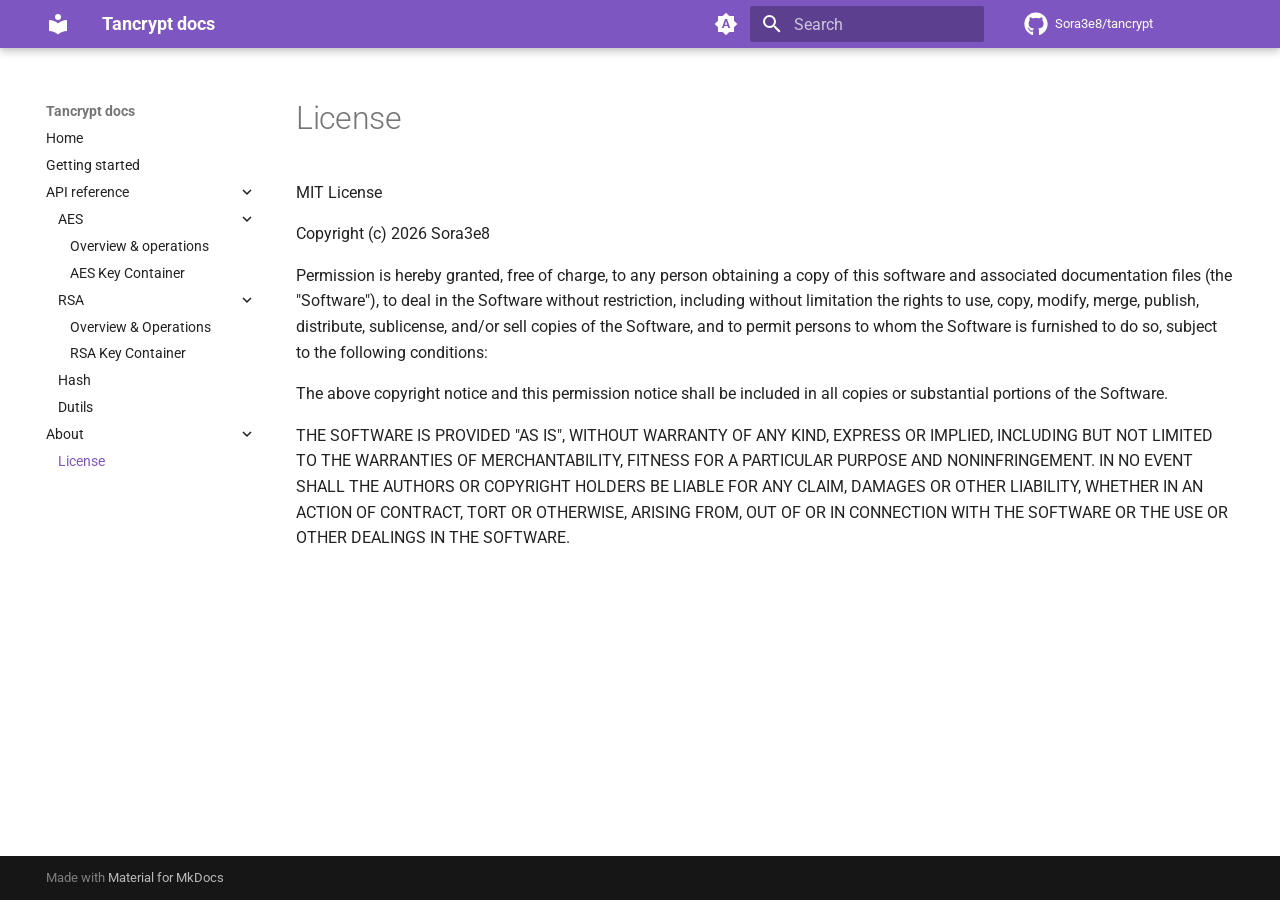
<file: docs/site/license/index.html>
<!doctype html>
<html lang="en" class="no-js">
  <head>
    
      <meta charset="utf-8">
      <meta name="viewport" content="width=device-width,initial-scale=1">
      
      
      
      
        <link rel="prev" href="../api/dutils/">
      
      
      
        
      
      
      <link rel="icon" href="../assets/images/favicon.png">
      <meta name="generator" content="mkdocs-1.6.1, mkdocs-material-9.7.7">
    
    
      
        <title>License - Tancrypt docs</title>
      
    
    
      <link rel="stylesheet" href="../assets/stylesheets/main.ec1eaa64.min.css">
      
        
        <link rel="stylesheet" href="../assets/stylesheets/palette.ab4e12ef.min.css">
      
      


    
    
      
    
    
      
        
        
        <link rel="preconnect" href="https://fonts.gstatic.com" crossorigin>
        <link rel="stylesheet" href="https://fonts.googleapis.com/css?family=Roboto:300,300i,400,400i,700,700i%7CRoboto+Mono:400,400i,700,700i&display=fallback">
        <style>:root{--md-text-font:"Roboto";--md-code-font:"Roboto Mono"}</style>
      
    
    
    <script>__md_scope=new URL("..",location),__md_hash=e=>[...e].reduce(((e,_)=>(e<<5)-e+_.charCodeAt(0)),0),__md_get=(e,_=localStorage,t=__md_scope)=>JSON.parse(_.getItem(t.pathname+"."+e)),__md_set=(e,_,t=localStorage,a=__md_scope)=>{try{t.setItem(a.pathname+"."+e,JSON.stringify(_))}catch(e){}}</script>
    
      

    
    
  </head>
  
  
    
    
      
    
    
    
    
    <body dir="ltr" data-md-color-scheme="default" data-md-color-primary="indigo" data-md-color-accent="indigo">
  
    
    <input class="md-toggle" data-md-toggle="drawer" type="checkbox" id="__drawer" autocomplete="off">
    <input class="md-toggle" data-md-toggle="search" type="checkbox" id="__search" autocomplete="off">
    <label class="md-overlay" for="__drawer"></label>
    <div data-md-component="skip">
      
    </div>
    <div data-md-component="announce">
      
    </div>
    
    
      

  

<header class="md-header md-header--shadow" data-md-component="header">
  <nav class="md-header__inner md-grid" aria-label="Header">
    <a href=".." title="Tancrypt docs" class="md-header__button md-logo" aria-label="Tancrypt docs" data-md-component="logo">
      
  
  <svg xmlns="http://www.w3.org/2000/svg" viewBox="0 0 24 24"><path d="M12 8a3 3 0 0 0 3-3 3 3 0 0 0-3-3 3 3 0 0 0-3 3 3 3 0 0 0 3 3m0 3.54C9.64 9.35 6.5 8 3 8v11c3.5 0 6.64 1.35 9 3.54 2.36-2.19 5.5-3.54 9-3.54V8c-3.5 0-6.64 1.35-9 3.54"/></svg>

    </a>
    <label class="md-header__button md-icon" for="__drawer">
      
      <svg xmlns="http://www.w3.org/2000/svg" viewBox="0 0 24 24"><path d="M3 6h18v2H3zm0 5h18v2H3zm0 5h18v2H3z"/></svg>
    </label>
    <div class="md-header__title" data-md-component="header-title">
      <div class="md-header__ellipsis">
        <div class="md-header__topic">
          <span class="md-ellipsis">
            Tancrypt docs
          </span>
        </div>
        <div class="md-header__topic" data-md-component="header-topic">
          <span class="md-ellipsis">
            
              License
            
          </span>
        </div>
      </div>
    </div>
    
      
        <form class="md-header__option" data-md-component="palette">
  
    
    
    
    <input class="md-option" data-md-color-media="(prefers-color-scheme)" data-md-color-scheme="default" data-md-color-primary="indigo" data-md-color-accent="indigo"  aria-label="Switch to light mode"  type="radio" name="__palette" id="__palette_0">
    
      <label class="md-header__button md-icon" title="Switch to light mode" for="__palette_1" hidden>
        <svg xmlns="http://www.w3.org/2000/svg" viewBox="0 0 24 24"><path d="m14.3 16-.7-2h-3.2l-.7 2H7.8L11 7h2l3.2 9zM20 8.69V4h-4.69L12 .69 8.69 4H4v4.69L.69 12 4 15.31V20h4.69L12 23.31 15.31 20H20v-4.69L23.31 12zm-9.15 3.96h2.3L12 9z"/></svg>
      </label>
    
  
    
    
    
    <input class="md-option" data-md-color-media="(prefers-color-scheme: light)" data-md-color-scheme="default" data-md-color-primary="deep-purple" data-md-color-accent="cyan"  aria-label="Switch to dark mode"  type="radio" name="__palette" id="__palette_1">
    
      <label class="md-header__button md-icon" title="Switch to dark mode" for="__palette_2" hidden>
        <svg xmlns="http://www.w3.org/2000/svg" viewBox="0 0 24 24"><path d="M12 8a4 4 0 0 0-4 4 4 4 0 0 0 4 4 4 4 0 0 0 4-4 4 4 0 0 0-4-4m0 10a6 6 0 0 1-6-6 6 6 0 0 1 6-6 6 6 0 0 1 6 6 6 6 0 0 1-6 6m8-9.31V4h-4.69L12 .69 8.69 4H4v4.69L.69 12 4 15.31V20h4.69L12 23.31 15.31 20H20v-4.69L23.31 12z"/></svg>
      </label>
    
  
    
    
    
    <input class="md-option" data-md-color-media="(prefers-color-scheme: dark)" data-md-color-scheme="slate" data-md-color-primary="deep-purple" data-md-color-accent="cyan"  aria-label="Switch to system preference"  type="radio" name="__palette" id="__palette_2">
    
      <label class="md-header__button md-icon" title="Switch to system preference" for="__palette_0" hidden>
        <svg xmlns="http://www.w3.org/2000/svg" viewBox="0 0 24 24"><path d="M12 18c-.89 0-1.74-.2-2.5-.55C11.56 16.5 13 14.42 13 12s-1.44-4.5-3.5-5.45C10.26 6.2 11.11 6 12 6a6 6 0 0 1 6 6 6 6 0 0 1-6 6m8-9.31V4h-4.69L12 .69 8.69 4H4v4.69L.69 12 4 15.31V20h4.69L12 23.31 15.31 20H20v-4.69L23.31 12z"/></svg>
      </label>
    
  
</form>
      
    
    
      <script>var palette=__md_get("__palette");if(palette&&palette.color){if("(prefers-color-scheme)"===palette.color.media){var media=matchMedia("(prefers-color-scheme: light)"),input=document.querySelector(media.matches?"[data-md-color-media='(prefers-color-scheme: light)']":"[data-md-color-media='(prefers-color-scheme: dark)']");palette.color.media=input.getAttribute("data-md-color-media"),palette.color.scheme=input.getAttribute("data-md-color-scheme"),palette.color.primary=input.getAttribute("data-md-color-primary"),palette.color.accent=input.getAttribute("data-md-color-accent")}for(var[key,value]of Object.entries(palette.color))document.body.setAttribute("data-md-color-"+key,value)}</script>
    
    
    
      
      
        <label class="md-header__button md-icon" for="__search">
          
          <svg xmlns="http://www.w3.org/2000/svg" viewBox="0 0 24 24"><path d="M9.5 3A6.5 6.5 0 0 1 16 9.5c0 1.61-.59 3.09-1.56 4.23l.27.27h.79l5 5-1.5 1.5-5-5v-.79l-.27-.27A6.52 6.52 0 0 1 9.5 16 6.5 6.5 0 0 1 3 9.5 6.5 6.5 0 0 1 9.5 3m0 2C7 5 5 7 5 9.5S7 14 9.5 14 14 12 14 9.5 12 5 9.5 5"/></svg>
        </label>
        <div class="md-search" data-md-component="search" role="dialog">
  <label class="md-search__overlay" for="__search"></label>
  <div class="md-search__inner" role="search">
    <form class="md-search__form" name="search">
      <input type="text" class="md-search__input" name="query" aria-label="Search" placeholder="Search" autocapitalize="off" autocorrect="off" autocomplete="off" spellcheck="false" data-md-component="search-query" required>
      <label class="md-search__icon md-icon" for="__search">
        
        <svg xmlns="http://www.w3.org/2000/svg" viewBox="0 0 24 24"><path d="M9.5 3A6.5 6.5 0 0 1 16 9.5c0 1.61-.59 3.09-1.56 4.23l.27.27h.79l5 5-1.5 1.5-5-5v-.79l-.27-.27A6.52 6.52 0 0 1 9.5 16 6.5 6.5 0 0 1 3 9.5 6.5 6.5 0 0 1 9.5 3m0 2C7 5 5 7 5 9.5S7 14 9.5 14 14 12 14 9.5 12 5 9.5 5"/></svg>
        
        <svg xmlns="http://www.w3.org/2000/svg" viewBox="0 0 24 24"><path d="M20 11v2H8l5.5 5.5-1.42 1.42L4.16 12l7.92-7.92L13.5 5.5 8 11z"/></svg>
      </label>
      <nav class="md-search__options" aria-label="Search">
        
        <button type="reset" class="md-search__icon md-icon" title="Clear" aria-label="Clear" tabindex="-1">
          
          <svg xmlns="http://www.w3.org/2000/svg" viewBox="0 0 24 24"><path d="M19 6.41 17.59 5 12 10.59 6.41 5 5 6.41 10.59 12 5 17.59 6.41 19 12 13.41 17.59 19 19 17.59 13.41 12z"/></svg>
        </button>
      </nav>
      
    </form>
    <div class="md-search__output">
      <div class="md-search__scrollwrap" tabindex="0" data-md-scrollfix>
        <div class="md-search-result" data-md-component="search-result">
          <div class="md-search-result__meta">
            Initializing search
          </div>
          <ol class="md-search-result__list" role="presentation"></ol>
        </div>
      </div>
    </div>
  </div>
</div>
      
    
    
      <div class="md-header__source">
        <a href="https://github.com/Sora3e8/tancrypt" title="Go to repository" class="md-source" data-md-component="source">
  <div class="md-source__icon md-icon">
    
    <svg xmlns="http://www.w3.org/2000/svg" viewBox="0 0 512 512"><!--! Font Awesome Free 7.1.0 by @fontawesome - https://fontawesome.com License - https://fontawesome.com/license/free (Icons: CC BY 4.0, Fonts: SIL OFL 1.1, Code: MIT License) Copyright 2025 Fonticons, Inc.--><path d="M173.9 397.4c0 2-2.3 3.6-5.2 3.6-3.3.3-5.6-1.3-5.6-3.6 0-2 2.3-3.6 5.2-3.6 3-.3 5.6 1.3 5.6 3.6m-31.1-4.5c-.7 2 1.3 4.3 4.3 4.9 2.6 1 5.6 0 6.2-2s-1.3-4.3-4.3-5.2c-2.6-.7-5.5.3-6.2 2.3m44.2-1.7c-2.9.7-4.9 2.6-4.6 4.9.3 2 2.9 3.3 5.9 2.6 2.9-.7 4.9-2.6 4.6-4.6-.3-1.9-3-3.2-5.9-2.9M252.8 8C114.1 8 8 113.3 8 252c0 110.9 69.8 205.8 169.5 239.2 12.8 2.3 17.3-5.6 17.3-12.1 0-6.2-.3-40.4-.3-61.4 0 0-70 15-84.7-29.8 0 0-11.4-29.1-27.8-36.6 0 0-22.9-15.7 1.6-15.4 0 0 24.9 2 38.6 25.8 21.9 38.6 58.6 27.5 72.9 20.9 2.3-16 8.8-27.1 16-33.7-55.9-6.2-112.3-14.3-112.3-110.5 0-27.5 7.6-41.3 23.6-58.9-2.6-6.5-11.1-33.3 2.6-67.9 20.9-6.5 69 27 69 27 20-5.6 41.5-8.5 62.8-8.5s42.8 2.9 62.8 8.5c0 0 48.1-33.6 69-27 13.7 34.7 5.2 61.4 2.6 67.9 16 17.7 25.8 31.5 25.8 58.9 0 96.5-58.9 104.2-114.8 110.5 9.2 7.9 17 22.9 17 46.4 0 33.7-.3 75.4-.3 83.6 0 6.5 4.6 14.4 17.3 12.1C436.2 457.8 504 362.9 504 252 504 113.3 391.5 8 252.8 8M105.2 352.9c-1.3 1-1 3.3.7 5.2 1.6 1.6 3.9 2.3 5.2 1 1.3-1 1-3.3-.7-5.2-1.6-1.6-3.9-2.3-5.2-1m-10.8-8.1c-.7 1.3.3 2.9 2.3 3.9 1.6 1 3.6.7 4.3-.7.7-1.3-.3-2.9-2.3-3.9-2-.6-3.6-.3-4.3.7m32.4 35.6c-1.6 1.3-1 4.3 1.3 6.2 2.3 2.3 5.2 2.6 6.5 1 1.3-1.3.7-4.3-1.3-6.2-2.2-2.3-5.2-2.6-6.5-1m-11.4-14.7c-1.6 1-1.6 3.6 0 5.9s4.3 3.3 5.6 2.3c1.6-1.3 1.6-3.9 0-6.2-1.4-2.3-4-3.3-5.6-2"/></svg>
  </div>
  <div class="md-source__repository">
    Sora3e8/tancrypt
  </div>
</a>
      </div>
    
  </nav>
  
</header>
    
    <div class="md-container" data-md-component="container">
      
      
        
          
        
      
      <main class="md-main" data-md-component="main">
        <div class="md-main__inner md-grid">
          
            
              
              <div class="md-sidebar md-sidebar--primary" data-md-component="sidebar" data-md-type="navigation" >
                <div class="md-sidebar__scrollwrap">
                  <div class="md-sidebar__inner">
                    



  

<nav class="md-nav md-nav--primary md-nav--integrated" aria-label="Navigation" data-md-level="0">
  <label class="md-nav__title" for="__drawer">
    <a href=".." title="Tancrypt docs" class="md-nav__button md-logo" aria-label="Tancrypt docs" data-md-component="logo">
      
  
  <svg xmlns="http://www.w3.org/2000/svg" viewBox="0 0 24 24"><path d="M12 8a3 3 0 0 0 3-3 3 3 0 0 0-3-3 3 3 0 0 0-3 3 3 3 0 0 0 3 3m0 3.54C9.64 9.35 6.5 8 3 8v11c3.5 0 6.64 1.35 9 3.54 2.36-2.19 5.5-3.54 9-3.54V8c-3.5 0-6.64 1.35-9 3.54"/></svg>

    </a>
    Tancrypt docs
  </label>
  
    <div class="md-nav__source">
      <a href="https://github.com/Sora3e8/tancrypt" title="Go to repository" class="md-source" data-md-component="source">
  <div class="md-source__icon md-icon">
    
    <svg xmlns="http://www.w3.org/2000/svg" viewBox="0 0 512 512"><!--! Font Awesome Free 7.1.0 by @fontawesome - https://fontawesome.com License - https://fontawesome.com/license/free (Icons: CC BY 4.0, Fonts: SIL OFL 1.1, Code: MIT License) Copyright 2025 Fonticons, Inc.--><path d="M173.9 397.4c0 2-2.3 3.6-5.2 3.6-3.3.3-5.6-1.3-5.6-3.6 0-2 2.3-3.6 5.2-3.6 3-.3 5.6 1.3 5.6 3.6m-31.1-4.5c-.7 2 1.3 4.3 4.3 4.9 2.6 1 5.6 0 6.2-2s-1.3-4.3-4.3-5.2c-2.6-.7-5.5.3-6.2 2.3m44.2-1.7c-2.9.7-4.9 2.6-4.6 4.9.3 2 2.9 3.3 5.9 2.6 2.9-.7 4.9-2.6 4.6-4.6-.3-1.9-3-3.2-5.9-2.9M252.8 8C114.1 8 8 113.3 8 252c0 110.9 69.8 205.8 169.5 239.2 12.8 2.3 17.3-5.6 17.3-12.1 0-6.2-.3-40.4-.3-61.4 0 0-70 15-84.7-29.8 0 0-11.4-29.1-27.8-36.6 0 0-22.9-15.7 1.6-15.4 0 0 24.9 2 38.6 25.8 21.9 38.6 58.6 27.5 72.9 20.9 2.3-16 8.8-27.1 16-33.7-55.9-6.2-112.3-14.3-112.3-110.5 0-27.5 7.6-41.3 23.6-58.9-2.6-6.5-11.1-33.3 2.6-67.9 20.9-6.5 69 27 69 27 20-5.6 41.5-8.5 62.8-8.5s42.8 2.9 62.8 8.5c0 0 48.1-33.6 69-27 13.7 34.7 5.2 61.4 2.6 67.9 16 17.7 25.8 31.5 25.8 58.9 0 96.5-58.9 104.2-114.8 110.5 9.2 7.9 17 22.9 17 46.4 0 33.7-.3 75.4-.3 83.6 0 6.5 4.6 14.4 17.3 12.1C436.2 457.8 504 362.9 504 252 504 113.3 391.5 8 252.8 8M105.2 352.9c-1.3 1-1 3.3.7 5.2 1.6 1.6 3.9 2.3 5.2 1 1.3-1 1-3.3-.7-5.2-1.6-1.6-3.9-2.3-5.2-1m-10.8-8.1c-.7 1.3.3 2.9 2.3 3.9 1.6 1 3.6.7 4.3-.7.7-1.3-.3-2.9-2.3-3.9-2-.6-3.6-.3-4.3.7m32.4 35.6c-1.6 1.3-1 4.3 1.3 6.2 2.3 2.3 5.2 2.6 6.5 1 1.3-1.3.7-4.3-1.3-6.2-2.2-2.3-5.2-2.6-6.5-1m-11.4-14.7c-1.6 1-1.6 3.6 0 5.9s4.3 3.3 5.6 2.3c1.6-1.3 1.6-3.9 0-6.2-1.4-2.3-4-3.3-5.6-2"/></svg>
  </div>
  <div class="md-source__repository">
    Sora3e8/tancrypt
  </div>
</a>
    </div>
  
  <ul class="md-nav__list" data-md-scrollfix>
    
      
      
  
  
  
  
    <li class="md-nav__item">
      <a href=".." class="md-nav__link">
        
  
  
  <span class="md-ellipsis">
    
  
    Home
  

    
  </span>
  
  

      </a>
    </li>
  

    
      
      
  
  
  
  
    <li class="md-nav__item">
      <a href="../getting-started/" class="md-nav__link">
        
  
  
  <span class="md-ellipsis">
    
  
    Getting started
  

    
  </span>
  
  

      </a>
    </li>
  

    
      
      
  
  
  
  
    
    
      
        
      
        
      
        
      
        
      
    
    
    
    
    <li class="md-nav__item md-nav__item--nested">
      
        
        
          
        
        <input class="md-nav__toggle md-toggle md-toggle--indeterminate" type="checkbox" id="__nav_3" >
        
          
          <label class="md-nav__link" for="__nav_3" id="__nav_3_label" tabindex="0">
            
  
  
  <span class="md-ellipsis">
    
  
    API reference
  

    
  </span>
  
  

            <span class="md-nav__icon md-icon"></span>
          </label>
        
        <nav class="md-nav" data-md-level="1" aria-labelledby="__nav_3_label" aria-expanded="false">
          <label class="md-nav__title" for="__nav_3">
            <span class="md-nav__icon md-icon"></span>
            
  
    API reference
  

          </label>
          <ul class="md-nav__list" data-md-scrollfix>
            
              
                
  
  
  
  
    
    
      
        
      
        
      
    
    
    
    
    <li class="md-nav__item md-nav__item--nested">
      
        
        
          
        
        <input class="md-nav__toggle md-toggle md-toggle--indeterminate" type="checkbox" id="__nav_3_1" >
        
          
          <label class="md-nav__link" for="__nav_3_1" id="__nav_3_1_label" tabindex="0">
            
  
  
  <span class="md-ellipsis">
    
  
    AES
  

    
  </span>
  
  

            <span class="md-nav__icon md-icon"></span>
          </label>
        
        <nav class="md-nav" data-md-level="2" aria-labelledby="__nav_3_1_label" aria-expanded="false">
          <label class="md-nav__title" for="__nav_3_1">
            <span class="md-nav__icon md-icon"></span>
            
  
    AES
  

          </label>
          <ul class="md-nav__list" data-md-scrollfix>
            
              
                
  
  
  
  
    <li class="md-nav__item">
      <a href="../api/aes/" class="md-nav__link">
        
  
  
  <span class="md-ellipsis">
    
  
    Overview & operations
  

    
  </span>
  
  

      </a>
    </li>
  

              
            
              
                
  
  
  
  
    <li class="md-nav__item">
      <a href="../api/keyc/" class="md-nav__link">
        
  
  
  <span class="md-ellipsis">
    
  
    AES Key Container
  

    
  </span>
  
  

      </a>
    </li>
  

              
            
          </ul>
        </nav>
      
    </li>
  

              
            
              
                
  
  
  
  
    
    
      
        
      
        
      
    
    
    
    
    <li class="md-nav__item md-nav__item--nested">
      
        
        
          
        
        <input class="md-nav__toggle md-toggle md-toggle--indeterminate" type="checkbox" id="__nav_3_2" >
        
          
          <label class="md-nav__link" for="__nav_3_2" id="__nav_3_2_label" tabindex="0">
            
  
  
  <span class="md-ellipsis">
    
  
    RSA
  

    
  </span>
  
  

            <span class="md-nav__icon md-icon"></span>
          </label>
        
        <nav class="md-nav" data-md-level="2" aria-labelledby="__nav_3_2_label" aria-expanded="false">
          <label class="md-nav__title" for="__nav_3_2">
            <span class="md-nav__icon md-icon"></span>
            
  
    RSA
  

          </label>
          <ul class="md-nav__list" data-md-scrollfix>
            
              
                
  
  
  
  
    <li class="md-nav__item">
      <a href="../api/rsa/" class="md-nav__link">
        
  
  
  <span class="md-ellipsis">
    
  
    Overview & Operations
  

    
  </span>
  
  

      </a>
    </li>
  

              
            
              
                
  
  
  
  
    <li class="md-nav__item">
      <a href="../api/pkic/" class="md-nav__link">
        
  
  
  <span class="md-ellipsis">
    
  
    RSA Key Container
  

    
  </span>
  
  

      </a>
    </li>
  

              
            
          </ul>
        </nav>
      
    </li>
  

              
            
              
                
  
  
  
  
    <li class="md-nav__item">
      <a href="../api/hash/" class="md-nav__link">
        
  
  
  <span class="md-ellipsis">
    
  
    Hash
  

    
  </span>
  
  

      </a>
    </li>
  

              
            
              
                
  
  
  
  
    <li class="md-nav__item">
      <a href="../api/dutils/" class="md-nav__link">
        
  
  
  <span class="md-ellipsis">
    
  
    Dutils
  

    
  </span>
  
  

      </a>
    </li>
  

              
            
          </ul>
        </nav>
      
    </li>
  

    
      
      
  
  
    
  
  
  
    
    
      
        
      
    
    
    
    
    <li class="md-nav__item md-nav__item--active md-nav__item--nested">
      
        
        
        <input class="md-nav__toggle md-toggle " type="checkbox" id="__nav_4" checked>
        
          
          <label class="md-nav__link" for="__nav_4" id="__nav_4_label" tabindex="0">
            
  
  
  <span class="md-ellipsis">
    
  
    About
  

    
  </span>
  
  

            <span class="md-nav__icon md-icon"></span>
          </label>
        
        <nav class="md-nav" data-md-level="1" aria-labelledby="__nav_4_label" aria-expanded="true">
          <label class="md-nav__title" for="__nav_4">
            <span class="md-nav__icon md-icon"></span>
            
  
    About
  

          </label>
          <ul class="md-nav__list" data-md-scrollfix>
            
              
                
  
  
    
  
  
  
    <li class="md-nav__item md-nav__item--active">
      
      <input class="md-nav__toggle md-toggle" type="checkbox" id="__toc">
      
      
      
      <a href="./" class="md-nav__link md-nav__link--active">
        
  
  
  <span class="md-ellipsis">
    
  
    License
  

    
  </span>
  
  

      </a>
      
    </li>
  

              
            
          </ul>
        </nav>
      
    </li>
  

    
  </ul>
</nav>
                  </div>
                </div>
              </div>
            
            
          
          
            <div class="md-content" data-md-component="content">
              
              <article class="md-content__inner md-typeset">
                
                  


  
  


  <h1>License</h1>

<p>MIT License</p>
<p>Copyright (c) 2026 Sora3e8</p>
<p>Permission is hereby granted, free of charge, to any person obtaining a copy
of this software and associated documentation files (the "Software"), to deal
in the Software without restriction, including without limitation the rights
to use, copy, modify, merge, publish, distribute, sublicense, and/or sell
copies of the Software, and to permit persons to whom the Software is
furnished to do so, subject to the following conditions:</p>
<p>The above copyright notice and this permission notice shall be included in all
copies or substantial portions of the Software.</p>
<p>THE SOFTWARE IS PROVIDED "AS IS", WITHOUT WARRANTY OF ANY KIND, EXPRESS OR
IMPLIED, INCLUDING BUT NOT LIMITED TO THE WARRANTIES OF MERCHANTABILITY,
FITNESS FOR A PARTICULAR PURPOSE AND NONINFRINGEMENT. IN NO EVENT SHALL THE
AUTHORS OR COPYRIGHT HOLDERS BE LIABLE FOR ANY CLAIM, DAMAGES OR OTHER
LIABILITY, WHETHER IN AN ACTION OF CONTRACT, TORT OR OTHERWISE, ARISING FROM,
OUT OF OR IN CONNECTION WITH THE SOFTWARE OR THE USE OR OTHER DEALINGS IN THE
SOFTWARE.</p>












                
              </article>
            </div>
          
          
<script>var target=document.getElementById(location.hash.slice(1));target&&target.name&&(target.checked=target.name.startsWith("__tabbed_"))</script>
        </div>
        
      </main>
      
        <footer class="md-footer">
  
  <div class="md-footer-meta md-typeset">
    <div class="md-footer-meta__inner md-grid">
      <div class="md-copyright">
  
  
    Made with
    <a href="https://squidfunk.github.io/mkdocs-material/" target="_blank" rel="noopener">
      Material for MkDocs
    </a>
  
</div>
      
    </div>
  </div>
</footer>
      
    </div>
    <div class="md-dialog" data-md-component="dialog">
      <div class="md-dialog__inner md-typeset"></div>
    </div>
    
    
    
      
      
      <script id="__config" type="application/json">{"annotate": null, "base": "..", "features": ["content.code.copy", "navigation.indexes", "navigation.expand", "navigation.tracking", "toc.integrate"], "search": "../assets/javascripts/workers/search.2c215733.min.js", "tags": null, "translations": {"clipboard.copied": "Copied to clipboard", "clipboard.copy": "Copy to clipboard", "search.result.more.one": "1 more on this page", "search.result.more.other": "# more on this page", "search.result.none": "No matching documents", "search.result.one": "1 matching document", "search.result.other": "# matching documents", "search.result.placeholder": "Type to start searching", "search.result.term.missing": "Missing", "select.version": "Select version"}, "version": null}</script>
    
    
      <script src="../assets/javascripts/bundle.d7400e89.min.js"></script>
      
    
  </body>
</html>
</file>
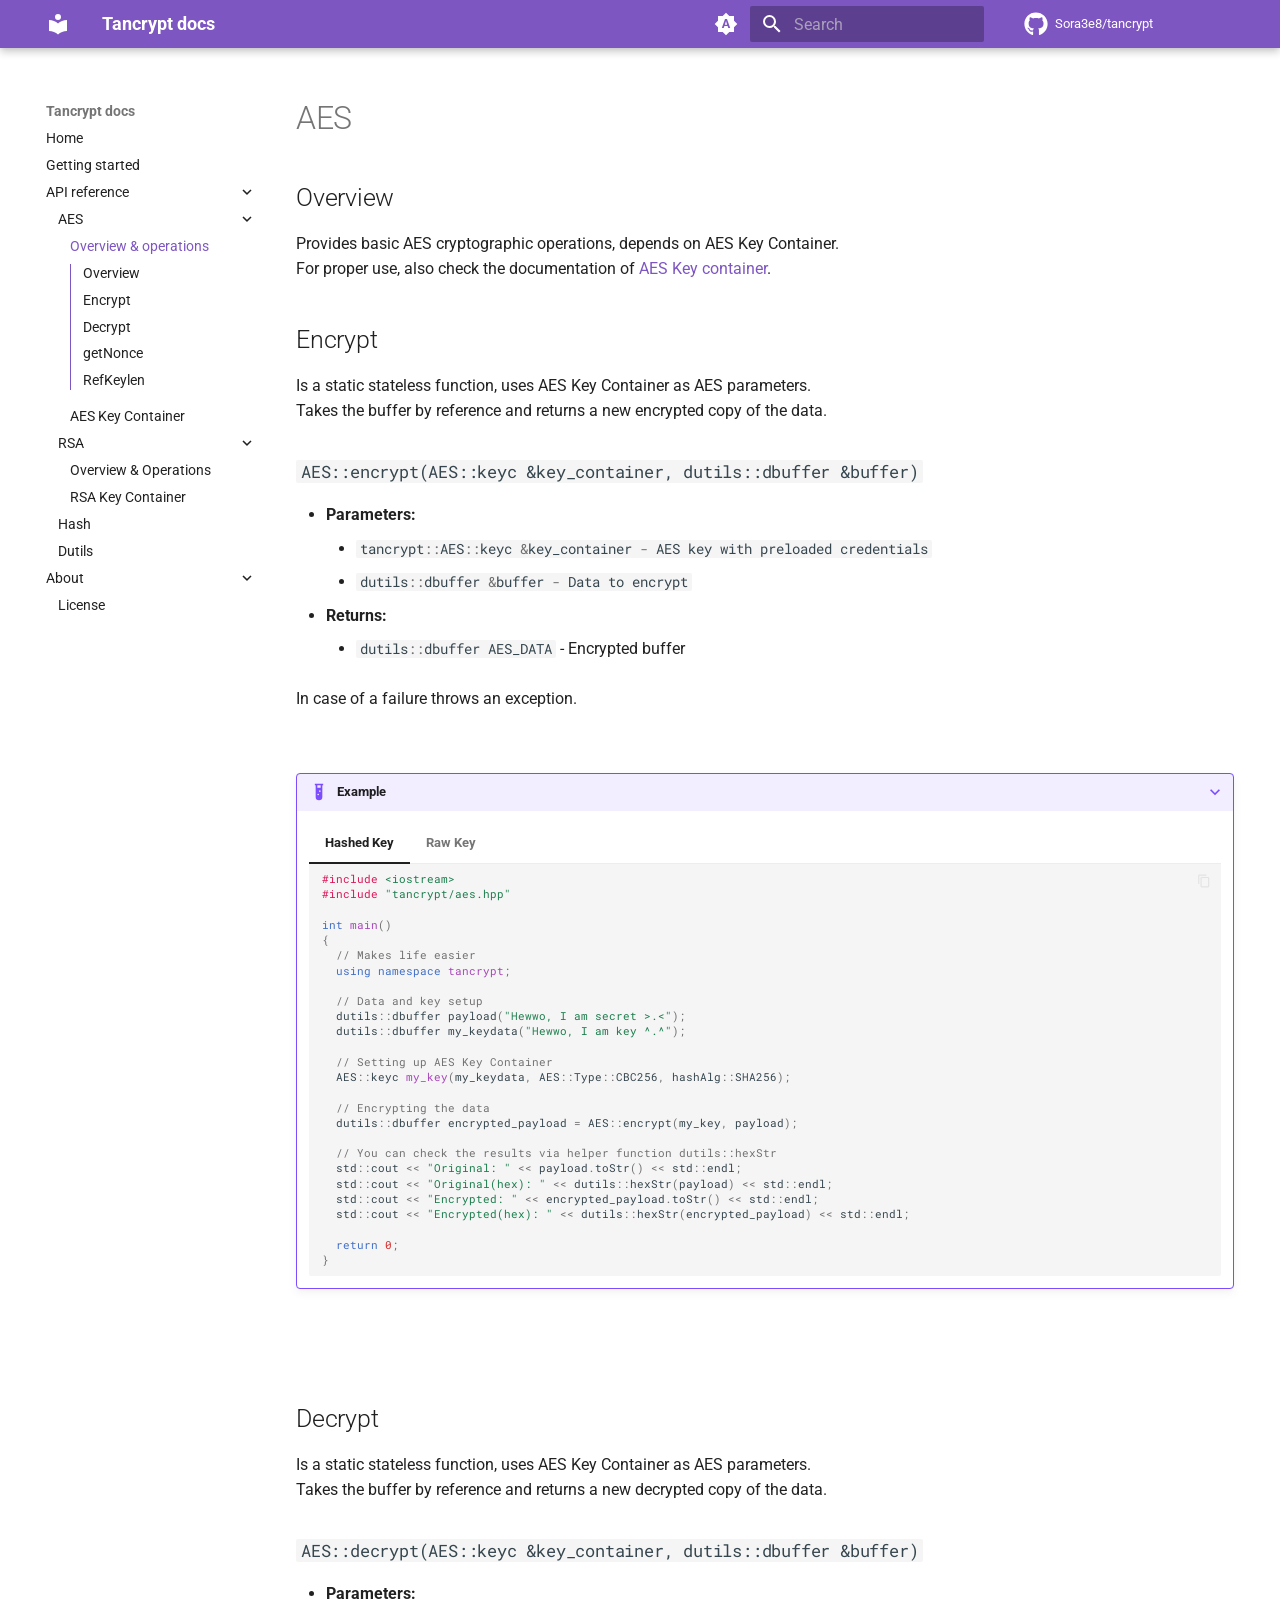
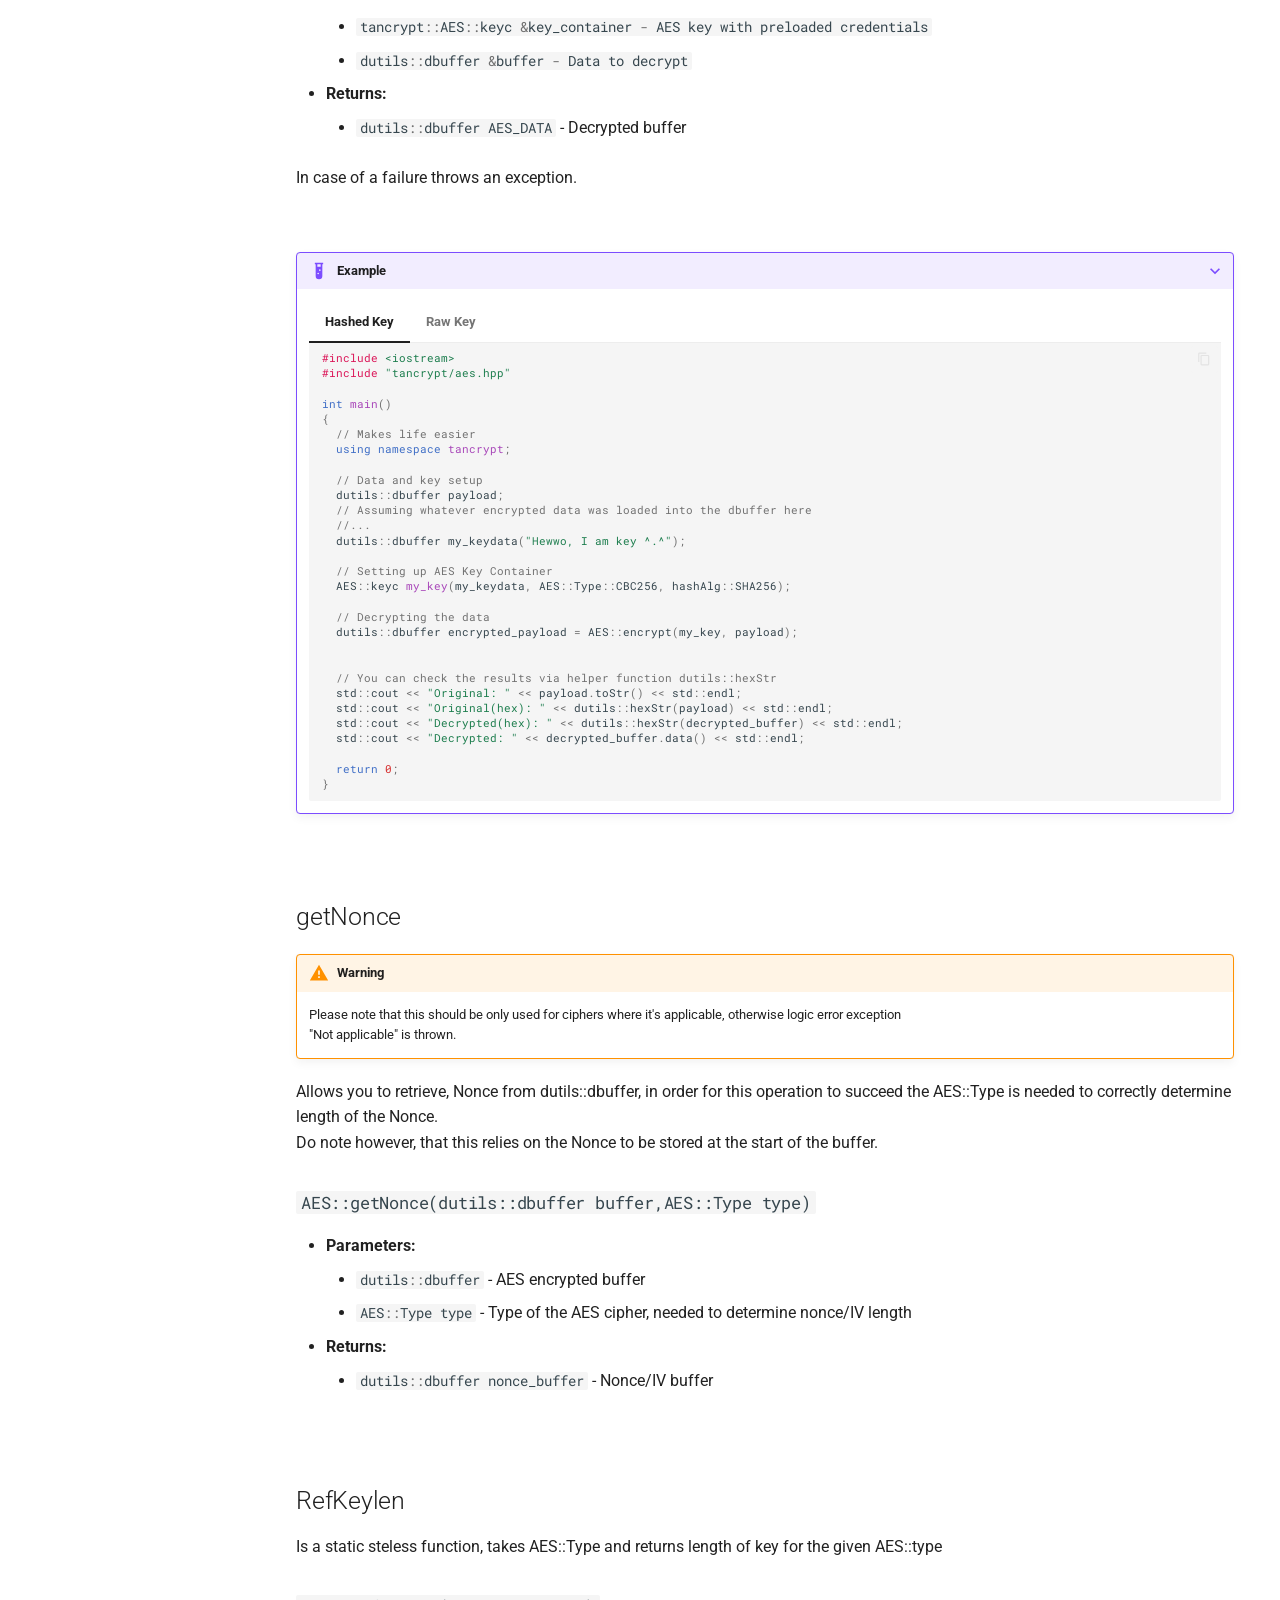
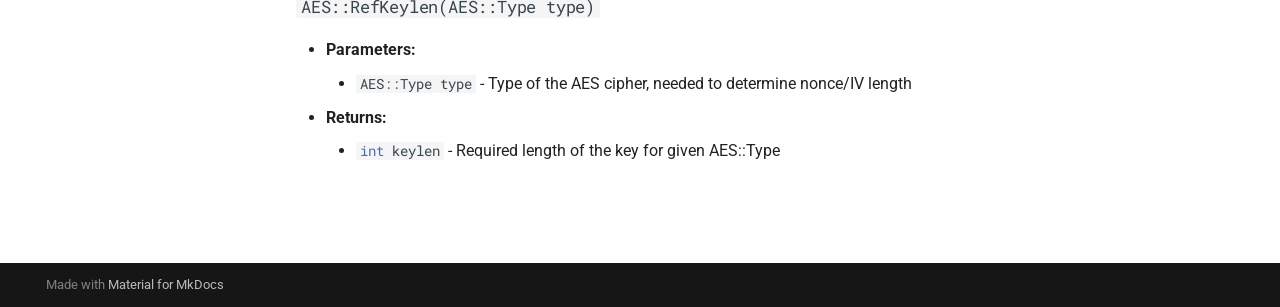
<file: docs/site/api/aes/index.html>
<!doctype html>
<html lang="en" class="no-js">
  <head>
    
      <meta charset="utf-8">
      <meta name="viewport" content="width=device-width,initial-scale=1">
      
      
      
      
        <link rel="prev" href="../../getting-started/">
      
      
        <link rel="next" href="../keyc/">
      
      
        
      
      
      <link rel="icon" href="../../assets/images/favicon.png">
      <meta name="generator" content="mkdocs-1.6.1, mkdocs-material-9.7.7">
    
    
      
        <title>Overview & operations - Tancrypt docs</title>
      
    
    
      <link rel="stylesheet" href="../../assets/stylesheets/main.ec1eaa64.min.css">
      
        
        <link rel="stylesheet" href="../../assets/stylesheets/palette.ab4e12ef.min.css">
      
      


    
    
      
    
    
      
        
        
        <link rel="preconnect" href="https://fonts.gstatic.com" crossorigin>
        <link rel="stylesheet" href="https://fonts.googleapis.com/css?family=Roboto:300,300i,400,400i,700,700i%7CRoboto+Mono:400,400i,700,700i&display=fallback">
        <style>:root{--md-text-font:"Roboto";--md-code-font:"Roboto Mono"}</style>
      
    
    
    <script>__md_scope=new URL("../..",location),__md_hash=e=>[...e].reduce(((e,_)=>(e<<5)-e+_.charCodeAt(0)),0),__md_get=(e,_=localStorage,t=__md_scope)=>JSON.parse(_.getItem(t.pathname+"."+e)),__md_set=(e,_,t=localStorage,a=__md_scope)=>{try{t.setItem(a.pathname+"."+e,JSON.stringify(_))}catch(e){}}</script>
    
      

    
    
  </head>
  
  
    
    
      
    
    
    
    
    <body dir="ltr" data-md-color-scheme="default" data-md-color-primary="indigo" data-md-color-accent="indigo">
  
    
    <input class="md-toggle" data-md-toggle="drawer" type="checkbox" id="__drawer" autocomplete="off">
    <input class="md-toggle" data-md-toggle="search" type="checkbox" id="__search" autocomplete="off">
    <label class="md-overlay" for="__drawer"></label>
    <div data-md-component="skip">
      
        
        <a href="#aes" class="md-skip">
          Skip to content
        </a>
      
    </div>
    <div data-md-component="announce">
      
    </div>
    
    
      

  

<header class="md-header md-header--shadow" data-md-component="header">
  <nav class="md-header__inner md-grid" aria-label="Header">
    <a href="../.." title="Tancrypt docs" class="md-header__button md-logo" aria-label="Tancrypt docs" data-md-component="logo">
      
  
  <svg xmlns="http://www.w3.org/2000/svg" viewBox="0 0 24 24"><path d="M12 8a3 3 0 0 0 3-3 3 3 0 0 0-3-3 3 3 0 0 0-3 3 3 3 0 0 0 3 3m0 3.54C9.64 9.35 6.5 8 3 8v11c3.5 0 6.64 1.35 9 3.54 2.36-2.19 5.5-3.54 9-3.54V8c-3.5 0-6.64 1.35-9 3.54"/></svg>

    </a>
    <label class="md-header__button md-icon" for="__drawer">
      
      <svg xmlns="http://www.w3.org/2000/svg" viewBox="0 0 24 24"><path d="M3 6h18v2H3zm0 5h18v2H3zm0 5h18v2H3z"/></svg>
    </label>
    <div class="md-header__title" data-md-component="header-title">
      <div class="md-header__ellipsis">
        <div class="md-header__topic">
          <span class="md-ellipsis">
            Tancrypt docs
          </span>
        </div>
        <div class="md-header__topic" data-md-component="header-topic">
          <span class="md-ellipsis">
            
              Overview & operations
            
          </span>
        </div>
      </div>
    </div>
    
      
        <form class="md-header__option" data-md-component="palette">
  
    
    
    
    <input class="md-option" data-md-color-media="(prefers-color-scheme)" data-md-color-scheme="default" data-md-color-primary="indigo" data-md-color-accent="indigo"  aria-label="Switch to light mode"  type="radio" name="__palette" id="__palette_0">
    
      <label class="md-header__button md-icon" title="Switch to light mode" for="__palette_1" hidden>
        <svg xmlns="http://www.w3.org/2000/svg" viewBox="0 0 24 24"><path d="m14.3 16-.7-2h-3.2l-.7 2H7.8L11 7h2l3.2 9zM20 8.69V4h-4.69L12 .69 8.69 4H4v4.69L.69 12 4 15.31V20h4.69L12 23.31 15.31 20H20v-4.69L23.31 12zm-9.15 3.96h2.3L12 9z"/></svg>
      </label>
    
  
    
    
    
    <input class="md-option" data-md-color-media="(prefers-color-scheme: light)" data-md-color-scheme="default" data-md-color-primary="deep-purple" data-md-color-accent="cyan"  aria-label="Switch to dark mode"  type="radio" name="__palette" id="__palette_1">
    
      <label class="md-header__button md-icon" title="Switch to dark mode" for="__palette_2" hidden>
        <svg xmlns="http://www.w3.org/2000/svg" viewBox="0 0 24 24"><path d="M12 8a4 4 0 0 0-4 4 4 4 0 0 0 4 4 4 4 0 0 0 4-4 4 4 0 0 0-4-4m0 10a6 6 0 0 1-6-6 6 6 0 0 1 6-6 6 6 0 0 1 6 6 6 6 0 0 1-6 6m8-9.31V4h-4.69L12 .69 8.69 4H4v4.69L.69 12 4 15.31V20h4.69L12 23.31 15.31 20H20v-4.69L23.31 12z"/></svg>
      </label>
    
  
    
    
    
    <input class="md-option" data-md-color-media="(prefers-color-scheme: dark)" data-md-color-scheme="slate" data-md-color-primary="deep-purple" data-md-color-accent="cyan"  aria-label="Switch to system preference"  type="radio" name="__palette" id="__palette_2">
    
      <label class="md-header__button md-icon" title="Switch to system preference" for="__palette_0" hidden>
        <svg xmlns="http://www.w3.org/2000/svg" viewBox="0 0 24 24"><path d="M12 18c-.89 0-1.74-.2-2.5-.55C11.56 16.5 13 14.42 13 12s-1.44-4.5-3.5-5.45C10.26 6.2 11.11 6 12 6a6 6 0 0 1 6 6 6 6 0 0 1-6 6m8-9.31V4h-4.69L12 .69 8.69 4H4v4.69L.69 12 4 15.31V20h4.69L12 23.31 15.31 20H20v-4.69L23.31 12z"/></svg>
      </label>
    
  
</form>
      
    
    
      <script>var palette=__md_get("__palette");if(palette&&palette.color){if("(prefers-color-scheme)"===palette.color.media){var media=matchMedia("(prefers-color-scheme: light)"),input=document.querySelector(media.matches?"[data-md-color-media='(prefers-color-scheme: light)']":"[data-md-color-media='(prefers-color-scheme: dark)']");palette.color.media=input.getAttribute("data-md-color-media"),palette.color.scheme=input.getAttribute("data-md-color-scheme"),palette.color.primary=input.getAttribute("data-md-color-primary"),palette.color.accent=input.getAttribute("data-md-color-accent")}for(var[key,value]of Object.entries(palette.color))document.body.setAttribute("data-md-color-"+key,value)}</script>
    
    
    
      
      
        <label class="md-header__button md-icon" for="__search">
          
          <svg xmlns="http://www.w3.org/2000/svg" viewBox="0 0 24 24"><path d="M9.5 3A6.5 6.5 0 0 1 16 9.5c0 1.61-.59 3.09-1.56 4.23l.27.27h.79l5 5-1.5 1.5-5-5v-.79l-.27-.27A6.52 6.52 0 0 1 9.5 16 6.5 6.5 0 0 1 3 9.5 6.5 6.5 0 0 1 9.5 3m0 2C7 5 5 7 5 9.5S7 14 9.5 14 14 12 14 9.5 12 5 9.5 5"/></svg>
        </label>
        <div class="md-search" data-md-component="search" role="dialog">
  <label class="md-search__overlay" for="__search"></label>
  <div class="md-search__inner" role="search">
    <form class="md-search__form" name="search">
      <input type="text" class="md-search__input" name="query" aria-label="Search" placeholder="Search" autocapitalize="off" autocorrect="off" autocomplete="off" spellcheck="false" data-md-component="search-query" required>
      <label class="md-search__icon md-icon" for="__search">
        
        <svg xmlns="http://www.w3.org/2000/svg" viewBox="0 0 24 24"><path d="M9.5 3A6.5 6.5 0 0 1 16 9.5c0 1.61-.59 3.09-1.56 4.23l.27.27h.79l5 5-1.5 1.5-5-5v-.79l-.27-.27A6.52 6.52 0 0 1 9.5 16 6.5 6.5 0 0 1 3 9.5 6.5 6.5 0 0 1 9.5 3m0 2C7 5 5 7 5 9.5S7 14 9.5 14 14 12 14 9.5 12 5 9.5 5"/></svg>
        
        <svg xmlns="http://www.w3.org/2000/svg" viewBox="0 0 24 24"><path d="M20 11v2H8l5.5 5.5-1.42 1.42L4.16 12l7.92-7.92L13.5 5.5 8 11z"/></svg>
      </label>
      <nav class="md-search__options" aria-label="Search">
        
        <button type="reset" class="md-search__icon md-icon" title="Clear" aria-label="Clear" tabindex="-1">
          
          <svg xmlns="http://www.w3.org/2000/svg" viewBox="0 0 24 24"><path d="M19 6.41 17.59 5 12 10.59 6.41 5 5 6.41 10.59 12 5 17.59 6.41 19 12 13.41 17.59 19 19 17.59 13.41 12z"/></svg>
        </button>
      </nav>
      
    </form>
    <div class="md-search__output">
      <div class="md-search__scrollwrap" tabindex="0" data-md-scrollfix>
        <div class="md-search-result" data-md-component="search-result">
          <div class="md-search-result__meta">
            Initializing search
          </div>
          <ol class="md-search-result__list" role="presentation"></ol>
        </div>
      </div>
    </div>
  </div>
</div>
      
    
    
      <div class="md-header__source">
        <a href="https://github.com/Sora3e8/tancrypt" title="Go to repository" class="md-source" data-md-component="source">
  <div class="md-source__icon md-icon">
    
    <svg xmlns="http://www.w3.org/2000/svg" viewBox="0 0 512 512"><!--! Font Awesome Free 7.1.0 by @fontawesome - https://fontawesome.com License - https://fontawesome.com/license/free (Icons: CC BY 4.0, Fonts: SIL OFL 1.1, Code: MIT License) Copyright 2025 Fonticons, Inc.--><path d="M173.9 397.4c0 2-2.3 3.6-5.2 3.6-3.3.3-5.6-1.3-5.6-3.6 0-2 2.3-3.6 5.2-3.6 3-.3 5.6 1.3 5.6 3.6m-31.1-4.5c-.7 2 1.3 4.3 4.3 4.9 2.6 1 5.6 0 6.2-2s-1.3-4.3-4.3-5.2c-2.6-.7-5.5.3-6.2 2.3m44.2-1.7c-2.9.7-4.9 2.6-4.6 4.9.3 2 2.9 3.3 5.9 2.6 2.9-.7 4.9-2.6 4.6-4.6-.3-1.9-3-3.2-5.9-2.9M252.8 8C114.1 8 8 113.3 8 252c0 110.9 69.8 205.8 169.5 239.2 12.8 2.3 17.3-5.6 17.3-12.1 0-6.2-.3-40.4-.3-61.4 0 0-70 15-84.7-29.8 0 0-11.4-29.1-27.8-36.6 0 0-22.9-15.7 1.6-15.4 0 0 24.9 2 38.6 25.8 21.9 38.6 58.6 27.5 72.9 20.9 2.3-16 8.8-27.1 16-33.7-55.9-6.2-112.3-14.3-112.3-110.5 0-27.5 7.6-41.3 23.6-58.9-2.6-6.5-11.1-33.3 2.6-67.9 20.9-6.5 69 27 69 27 20-5.6 41.5-8.5 62.8-8.5s42.8 2.9 62.8 8.5c0 0 48.1-33.6 69-27 13.7 34.7 5.2 61.4 2.6 67.9 16 17.7 25.8 31.5 25.8 58.9 0 96.5-58.9 104.2-114.8 110.5 9.2 7.9 17 22.9 17 46.4 0 33.7-.3 75.4-.3 83.6 0 6.5 4.6 14.4 17.3 12.1C436.2 457.8 504 362.9 504 252 504 113.3 391.5 8 252.8 8M105.2 352.9c-1.3 1-1 3.3.7 5.2 1.6 1.6 3.9 2.3 5.2 1 1.3-1 1-3.3-.7-5.2-1.6-1.6-3.9-2.3-5.2-1m-10.8-8.1c-.7 1.3.3 2.9 2.3 3.9 1.6 1 3.6.7 4.3-.7.7-1.3-.3-2.9-2.3-3.9-2-.6-3.6-.3-4.3.7m32.4 35.6c-1.6 1.3-1 4.3 1.3 6.2 2.3 2.3 5.2 2.6 6.5 1 1.3-1.3.7-4.3-1.3-6.2-2.2-2.3-5.2-2.6-6.5-1m-11.4-14.7c-1.6 1-1.6 3.6 0 5.9s4.3 3.3 5.6 2.3c1.6-1.3 1.6-3.9 0-6.2-1.4-2.3-4-3.3-5.6-2"/></svg>
  </div>
  <div class="md-source__repository">
    Sora3e8/tancrypt
  </div>
</a>
      </div>
    
  </nav>
  
</header>
    
    <div class="md-container" data-md-component="container">
      
      
        
          
        
      
      <main class="md-main" data-md-component="main">
        <div class="md-main__inner md-grid">
          
            
              
              <div class="md-sidebar md-sidebar--primary" data-md-component="sidebar" data-md-type="navigation" >
                <div class="md-sidebar__scrollwrap">
                  <div class="md-sidebar__inner">
                    



  

<nav class="md-nav md-nav--primary md-nav--integrated" aria-label="Navigation" data-md-level="0">
  <label class="md-nav__title" for="__drawer">
    <a href="../.." title="Tancrypt docs" class="md-nav__button md-logo" aria-label="Tancrypt docs" data-md-component="logo">
      
  
  <svg xmlns="http://www.w3.org/2000/svg" viewBox="0 0 24 24"><path d="M12 8a3 3 0 0 0 3-3 3 3 0 0 0-3-3 3 3 0 0 0-3 3 3 3 0 0 0 3 3m0 3.54C9.64 9.35 6.5 8 3 8v11c3.5 0 6.64 1.35 9 3.54 2.36-2.19 5.5-3.54 9-3.54V8c-3.5 0-6.64 1.35-9 3.54"/></svg>

    </a>
    Tancrypt docs
  </label>
  
    <div class="md-nav__source">
      <a href="https://github.com/Sora3e8/tancrypt" title="Go to repository" class="md-source" data-md-component="source">
  <div class="md-source__icon md-icon">
    
    <svg xmlns="http://www.w3.org/2000/svg" viewBox="0 0 512 512"><!--! Font Awesome Free 7.1.0 by @fontawesome - https://fontawesome.com License - https://fontawesome.com/license/free (Icons: CC BY 4.0, Fonts: SIL OFL 1.1, Code: MIT License) Copyright 2025 Fonticons, Inc.--><path d="M173.9 397.4c0 2-2.3 3.6-5.2 3.6-3.3.3-5.6-1.3-5.6-3.6 0-2 2.3-3.6 5.2-3.6 3-.3 5.6 1.3 5.6 3.6m-31.1-4.5c-.7 2 1.3 4.3 4.3 4.9 2.6 1 5.6 0 6.2-2s-1.3-4.3-4.3-5.2c-2.6-.7-5.5.3-6.2 2.3m44.2-1.7c-2.9.7-4.9 2.6-4.6 4.9.3 2 2.9 3.3 5.9 2.6 2.9-.7 4.9-2.6 4.6-4.6-.3-1.9-3-3.2-5.9-2.9M252.8 8C114.1 8 8 113.3 8 252c0 110.9 69.8 205.8 169.5 239.2 12.8 2.3 17.3-5.6 17.3-12.1 0-6.2-.3-40.4-.3-61.4 0 0-70 15-84.7-29.8 0 0-11.4-29.1-27.8-36.6 0 0-22.9-15.7 1.6-15.4 0 0 24.9 2 38.6 25.8 21.9 38.6 58.6 27.5 72.9 20.9 2.3-16 8.8-27.1 16-33.7-55.9-6.2-112.3-14.3-112.3-110.5 0-27.5 7.6-41.3 23.6-58.9-2.6-6.5-11.1-33.3 2.6-67.9 20.9-6.5 69 27 69 27 20-5.6 41.5-8.5 62.8-8.5s42.8 2.9 62.8 8.5c0 0 48.1-33.6 69-27 13.7 34.7 5.2 61.4 2.6 67.9 16 17.7 25.8 31.5 25.8 58.9 0 96.5-58.9 104.2-114.8 110.5 9.2 7.9 17 22.9 17 46.4 0 33.7-.3 75.4-.3 83.6 0 6.5 4.6 14.4 17.3 12.1C436.2 457.8 504 362.9 504 252 504 113.3 391.5 8 252.8 8M105.2 352.9c-1.3 1-1 3.3.7 5.2 1.6 1.6 3.9 2.3 5.2 1 1.3-1 1-3.3-.7-5.2-1.6-1.6-3.9-2.3-5.2-1m-10.8-8.1c-.7 1.3.3 2.9 2.3 3.9 1.6 1 3.6.7 4.3-.7.7-1.3-.3-2.9-2.3-3.9-2-.6-3.6-.3-4.3.7m32.4 35.6c-1.6 1.3-1 4.3 1.3 6.2 2.3 2.3 5.2 2.6 6.5 1 1.3-1.3.7-4.3-1.3-6.2-2.2-2.3-5.2-2.6-6.5-1m-11.4-14.7c-1.6 1-1.6 3.6 0 5.9s4.3 3.3 5.6 2.3c1.6-1.3 1.6-3.9 0-6.2-1.4-2.3-4-3.3-5.6-2"/></svg>
  </div>
  <div class="md-source__repository">
    Sora3e8/tancrypt
  </div>
</a>
    </div>
  
  <ul class="md-nav__list" data-md-scrollfix>
    
      
      
  
  
  
  
    <li class="md-nav__item">
      <a href="../.." class="md-nav__link">
        
  
  
  <span class="md-ellipsis">
    
  
    Home
  

    
  </span>
  
  

      </a>
    </li>
  

    
      
      
  
  
  
  
    <li class="md-nav__item">
      <a href="../../getting-started/" class="md-nav__link">
        
  
  
  <span class="md-ellipsis">
    
  
    Getting started
  

    
  </span>
  
  

      </a>
    </li>
  

    
      
      
  
  
    
  
  
  
    
    
      
        
      
        
      
        
      
        
      
    
    
    
    
    <li class="md-nav__item md-nav__item--active md-nav__item--nested">
      
        
        
        <input class="md-nav__toggle md-toggle " type="checkbox" id="__nav_3" checked>
        
          
          <label class="md-nav__link" for="__nav_3" id="__nav_3_label" tabindex="0">
            
  
  
  <span class="md-ellipsis">
    
  
    API reference
  

    
  </span>
  
  

            <span class="md-nav__icon md-icon"></span>
          </label>
        
        <nav class="md-nav" data-md-level="1" aria-labelledby="__nav_3_label" aria-expanded="true">
          <label class="md-nav__title" for="__nav_3">
            <span class="md-nav__icon md-icon"></span>
            
  
    API reference
  

          </label>
          <ul class="md-nav__list" data-md-scrollfix>
            
              
                
  
  
    
  
  
  
    
    
      
        
      
        
      
    
    
    
    
    <li class="md-nav__item md-nav__item--active md-nav__item--nested">
      
        
        
        <input class="md-nav__toggle md-toggle " type="checkbox" id="__nav_3_1" checked>
        
          
          <label class="md-nav__link" for="__nav_3_1" id="__nav_3_1_label" tabindex="0">
            
  
  
  <span class="md-ellipsis">
    
  
    AES
  

    
  </span>
  
  

            <span class="md-nav__icon md-icon"></span>
          </label>
        
        <nav class="md-nav" data-md-level="2" aria-labelledby="__nav_3_1_label" aria-expanded="true">
          <label class="md-nav__title" for="__nav_3_1">
            <span class="md-nav__icon md-icon"></span>
            
  
    AES
  

          </label>
          <ul class="md-nav__list" data-md-scrollfix>
            
              
                
  
  
    
  
  
  
    <li class="md-nav__item md-nav__item--active">
      
      <input class="md-nav__toggle md-toggle" type="checkbox" id="__toc">
      
      
        
      
      
        <label class="md-nav__link md-nav__link--active" for="__toc">
          
  
  
  <span class="md-ellipsis">
    
  
    Overview & operations
  

    
  </span>
  
  

          <span class="md-nav__icon md-icon"></span>
        </label>
      
      <a href="./" class="md-nav__link md-nav__link--active">
        
  
  
  <span class="md-ellipsis">
    
  
    Overview & operations
  

    
  </span>
  
  

      </a>
      
        

<nav class="md-nav md-nav--secondary" aria-label="Table of contents">
  
  
  
    
  
  
    <label class="md-nav__title" for="__toc">
      <span class="md-nav__icon md-icon"></span>
      Table of contents
    </label>
    <ul class="md-nav__list" data-md-component="toc" data-md-scrollfix>
      
        <li class="md-nav__item">
  <a href="#overview" class="md-nav__link">
    <span class="md-ellipsis">
      
        Overview
      
    </span>
  </a>
  
</li>
      
        <li class="md-nav__item">
  <a href="#encrypt" class="md-nav__link">
    <span class="md-ellipsis">
      
        Encrypt
      
    </span>
  </a>
  
</li>
      
        <li class="md-nav__item">
  <a href="#decrypt" class="md-nav__link">
    <span class="md-ellipsis">
      
        Decrypt
      
    </span>
  </a>
  
</li>
      
        <li class="md-nav__item">
  <a href="#getnonce" class="md-nav__link">
    <span class="md-ellipsis">
      
        getNonce
      
    </span>
  </a>
  
</li>
      
        <li class="md-nav__item">
  <a href="#refkeylen" class="md-nav__link">
    <span class="md-ellipsis">
      
        RefKeylen
      
    </span>
  </a>
  
</li>
      
    </ul>
  
</nav>
      
    </li>
  

              
            
              
                
  
  
  
  
    <li class="md-nav__item">
      <a href="../keyc/" class="md-nav__link">
        
  
  
  <span class="md-ellipsis">
    
  
    AES Key Container
  

    
  </span>
  
  

      </a>
    </li>
  

              
            
          </ul>
        </nav>
      
    </li>
  

              
            
              
                
  
  
  
  
    
    
      
        
      
        
      
    
    
    
    
    <li class="md-nav__item md-nav__item--nested">
      
        
        
          
        
        <input class="md-nav__toggle md-toggle md-toggle--indeterminate" type="checkbox" id="__nav_3_2" >
        
          
          <label class="md-nav__link" for="__nav_3_2" id="__nav_3_2_label" tabindex="0">
            
  
  
  <span class="md-ellipsis">
    
  
    RSA
  

    
  </span>
  
  

            <span class="md-nav__icon md-icon"></span>
          </label>
        
        <nav class="md-nav" data-md-level="2" aria-labelledby="__nav_3_2_label" aria-expanded="false">
          <label class="md-nav__title" for="__nav_3_2">
            <span class="md-nav__icon md-icon"></span>
            
  
    RSA
  

          </label>
          <ul class="md-nav__list" data-md-scrollfix>
            
              
                
  
  
  
  
    <li class="md-nav__item">
      <a href="../rsa/" class="md-nav__link">
        
  
  
  <span class="md-ellipsis">
    
  
    Overview & Operations
  

    
  </span>
  
  

      </a>
    </li>
  

              
            
              
                
  
  
  
  
    <li class="md-nav__item">
      <a href="../pkic/" class="md-nav__link">
        
  
  
  <span class="md-ellipsis">
    
  
    RSA Key Container
  

    
  </span>
  
  

      </a>
    </li>
  

              
            
          </ul>
        </nav>
      
    </li>
  

              
            
              
                
  
  
  
  
    <li class="md-nav__item">
      <a href="../hash/" class="md-nav__link">
        
  
  
  <span class="md-ellipsis">
    
  
    Hash
  

    
  </span>
  
  

      </a>
    </li>
  

              
            
              
                
  
  
  
  
    <li class="md-nav__item">
      <a href="../dutils/" class="md-nav__link">
        
  
  
  <span class="md-ellipsis">
    
  
    Dutils
  

    
  </span>
  
  

      </a>
    </li>
  

              
            
          </ul>
        </nav>
      
    </li>
  

    
      
      
  
  
  
  
    
    
      
        
      
    
    
    
    
    <li class="md-nav__item md-nav__item--nested">
      
        
        
          
        
        <input class="md-nav__toggle md-toggle md-toggle--indeterminate" type="checkbox" id="__nav_4" >
        
          
          <label class="md-nav__link" for="__nav_4" id="__nav_4_label" tabindex="0">
            
  
  
  <span class="md-ellipsis">
    
  
    About
  

    
  </span>
  
  

            <span class="md-nav__icon md-icon"></span>
          </label>
        
        <nav class="md-nav" data-md-level="1" aria-labelledby="__nav_4_label" aria-expanded="false">
          <label class="md-nav__title" for="__nav_4">
            <span class="md-nav__icon md-icon"></span>
            
  
    About
  

          </label>
          <ul class="md-nav__list" data-md-scrollfix>
            
              
                
  
  
  
  
    <li class="md-nav__item">
      <a href="../../license/" class="md-nav__link">
        
  
  
  <span class="md-ellipsis">
    
  
    License
  

    
  </span>
  
  

      </a>
    </li>
  

              
            
          </ul>
        </nav>
      
    </li>
  

    
  </ul>
</nav>
                  </div>
                </div>
              </div>
            
            
          
          
            <div class="md-content" data-md-component="content">
              
              <article class="md-content__inner md-typeset">
                
                  


  
  


<h1 id="aes">AES</h1>
<h2 id="overview">Overview</h2>
<p>Provides basic AES cryptographic operations, depends on AES Key Container.<br />
For proper use, also check the documentation of <a href="../keyc/">AES Key container</a>.</p>
<h2 id="encrypt">Encrypt</h2>
<p>Is a static stateless function, uses AES Key Container as AES parameters.<br />
Takes the buffer by reference and returns a new encrypted copy of the data.</p>
<h3><code>AES::encrypt(AES::keyc &key_container, dutils::dbuffer &buffer)</code></h3>

<ul>
<li><strong>Parameters:</strong><ul>
<li><code class="language-cpp highlight"><span class="n">tancrypt</span><span class="o">::</span><span class="n">AES</span><span class="o">::</span><span class="n">keyc</span><span class="w"> </span><span class="o">&amp;</span><span class="n">key_container</span><span class="w"> </span><span class="o">-</span><span class="w"> </span><span class="n">AES</span><span class="w"> </span><span class="n">key</span><span class="w"> </span><span class="n">with</span><span class="w"> </span><span class="n">preloaded</span><span class="w"> </span><span class="n">credentials</span></code></li>
<li><code class="language-cpp highlight"><span class="n">dutils</span><span class="o">::</span><span class="n">dbuffer</span><span class="w"> </span><span class="o">&amp;</span><span class="n">buffer</span><span class="w"> </span><span class="o">-</span><span class="w"> </span><span class="n">Data</span><span class="w"> </span><span class="n">to</span><span class="w"> </span><span class="n">encrypt</span></code></li>
</ul>
</li>
<li><strong>Returns:</strong><ul>
<li><code class="language-cpp highlight"><span class="n">dutils</span><span class="o">::</span><span class="n">dbuffer</span><span class="w"> </span><span class="n">AES_DATA</span></code> - Encrypted buffer</li>
</ul>
</li>
</ul>
<p>In case of a failure throws an exception.</p>
<p></br></p>
<details class="example" open="open">
<summary>Example</summary>
<div class="tabbed-set tabbed-alternate" data-tabs="1:2"><input checked="checked" id="__tabbed_1_1" name="__tabbed_1" type="radio" /><input id="__tabbed_1_2" name="__tabbed_1" type="radio" /><div class="tabbed-labels"><label for="__tabbed_1_1">Hashed Key</label><label for="__tabbed_1_2">Raw Key</label></div>
<div class="tabbed-content">
<div class="tabbed-block">
<div class="language-cpp highlight"><pre><span></span><code><span id="__span-0-1"><a id="__codelineno-0-1" name="__codelineno-0-1" href="#__codelineno-0-1"></a><span class="cp">#include</span><span class="w"> </span><span class="cpf">&lt;iostream&gt;</span>
</span><span id="__span-0-2"><a id="__codelineno-0-2" name="__codelineno-0-2" href="#__codelineno-0-2"></a><span class="cp">#include</span><span class="w"> </span><span class="cpf">"tancrypt/aes.hpp"</span>
</span><span id="__span-0-3"><a id="__codelineno-0-3" name="__codelineno-0-3" href="#__codelineno-0-3"></a>
</span><span id="__span-0-4"><a id="__codelineno-0-4" name="__codelineno-0-4" href="#__codelineno-0-4"></a><span class="kt">int</span><span class="w"> </span><span class="nf">main</span><span class="p">()</span>
</span><span id="__span-0-5"><a id="__codelineno-0-5" name="__codelineno-0-5" href="#__codelineno-0-5"></a><span class="p">{</span>
</span><span id="__span-0-6"><a id="__codelineno-0-6" name="__codelineno-0-6" href="#__codelineno-0-6"></a><span class="w">  </span><span class="c1">// Makes life easier </span>
</span><span id="__span-0-7"><a id="__codelineno-0-7" name="__codelineno-0-7" href="#__codelineno-0-7"></a><span class="w">  </span><span class="k">using</span><span class="w"> </span><span class="k">namespace</span><span class="w"> </span><span class="nn">tancrypt</span><span class="p">;</span>
</span><span id="__span-0-8"><a id="__codelineno-0-8" name="__codelineno-0-8" href="#__codelineno-0-8"></a>
</span><span id="__span-0-9"><a id="__codelineno-0-9" name="__codelineno-0-9" href="#__codelineno-0-9"></a><span class="w">  </span><span class="c1">// Data and key setup</span>
</span><span id="__span-0-10"><a id="__codelineno-0-10" name="__codelineno-0-10" href="#__codelineno-0-10"></a><span class="w">  </span><span class="n">dutils</span><span class="o">::</span><span class="n">dbuffer</span><span class="w"> </span><span class="n">payload</span><span class="p">(</span><span class="s">"Hewwo, I am secret &gt;.&lt;"</span><span class="p">);</span>
</span><span id="__span-0-11"><a id="__codelineno-0-11" name="__codelineno-0-11" href="#__codelineno-0-11"></a><span class="w">  </span><span class="n">dutils</span><span class="o">::</span><span class="n">dbuffer</span><span class="w"> </span><span class="n">my_keydata</span><span class="p">(</span><span class="s">"Hewwo, I am key ^.^"</span><span class="p">);</span>
</span><span id="__span-0-12"><a id="__codelineno-0-12" name="__codelineno-0-12" href="#__codelineno-0-12"></a>
</span><span id="__span-0-13"><a id="__codelineno-0-13" name="__codelineno-0-13" href="#__codelineno-0-13"></a><span class="w">  </span><span class="c1">// Setting up AES Key Container</span>
</span><span id="__span-0-14"><a id="__codelineno-0-14" name="__codelineno-0-14" href="#__codelineno-0-14"></a><span class="w">  </span><span class="n">AES</span><span class="o">::</span><span class="n">keyc</span><span class="w"> </span><span class="nf">my_key</span><span class="p">(</span><span class="n">my_keydata</span><span class="p">,</span><span class="w"> </span><span class="n">AES</span><span class="o">::</span><span class="n">Type</span><span class="o">::</span><span class="n">CBC256</span><span class="p">,</span><span class="w"> </span><span class="n">hashAlg</span><span class="o">::</span><span class="n">SHA256</span><span class="p">);</span>
</span><span id="__span-0-15"><a id="__codelineno-0-15" name="__codelineno-0-15" href="#__codelineno-0-15"></a>
</span><span id="__span-0-16"><a id="__codelineno-0-16" name="__codelineno-0-16" href="#__codelineno-0-16"></a><span class="w">  </span><span class="c1">// Encrypting the data</span>
</span><span id="__span-0-17"><a id="__codelineno-0-17" name="__codelineno-0-17" href="#__codelineno-0-17"></a><span class="w">  </span><span class="n">dutils</span><span class="o">::</span><span class="n">dbuffer</span><span class="w"> </span><span class="n">encrypted_payload</span><span class="w"> </span><span class="o">=</span><span class="w"> </span><span class="n">AES</span><span class="o">::</span><span class="n">encrypt</span><span class="p">(</span><span class="n">my_key</span><span class="p">,</span><span class="w"> </span><span class="n">payload</span><span class="p">);</span>
</span><span id="__span-0-18"><a id="__codelineno-0-18" name="__codelineno-0-18" href="#__codelineno-0-18"></a>
</span><span id="__span-0-19"><a id="__codelineno-0-19" name="__codelineno-0-19" href="#__codelineno-0-19"></a><span class="w">  </span><span class="c1">// You can check the results via helper function dutils::hexStr</span>
</span><span id="__span-0-20"><a id="__codelineno-0-20" name="__codelineno-0-20" href="#__codelineno-0-20"></a><span class="w">  </span><span class="n">std</span><span class="o">::</span><span class="n">cout</span><span class="w"> </span><span class="o">&lt;&lt;</span><span class="w"> </span><span class="s">"Original: "</span><span class="w"> </span><span class="o">&lt;&lt;</span><span class="w"> </span><span class="n">payload</span><span class="p">.</span><span class="n">toStr</span><span class="p">()</span><span class="w"> </span><span class="o">&lt;&lt;</span><span class="w"> </span><span class="n">std</span><span class="o">::</span><span class="n">endl</span><span class="p">;</span><span class="w"> </span>
</span><span id="__span-0-21"><a id="__codelineno-0-21" name="__codelineno-0-21" href="#__codelineno-0-21"></a><span class="w">  </span><span class="n">std</span><span class="o">::</span><span class="n">cout</span><span class="w"> </span><span class="o">&lt;&lt;</span><span class="w"> </span><span class="s">"Original(hex): "</span><span class="w"> </span><span class="o">&lt;&lt;</span><span class="w"> </span><span class="n">dutils</span><span class="o">::</span><span class="n">hexStr</span><span class="p">(</span><span class="n">payload</span><span class="p">)</span><span class="w"> </span><span class="o">&lt;&lt;</span><span class="w"> </span><span class="n">std</span><span class="o">::</span><span class="n">endl</span><span class="p">;</span><span class="w"> </span>
</span><span id="__span-0-22"><a id="__codelineno-0-22" name="__codelineno-0-22" href="#__codelineno-0-22"></a><span class="w">  </span><span class="n">std</span><span class="o">::</span><span class="n">cout</span><span class="w"> </span><span class="o">&lt;&lt;</span><span class="w"> </span><span class="s">"Encrypted: "</span><span class="w"> </span><span class="o">&lt;&lt;</span><span class="w"> </span><span class="n">encrypted_payload</span><span class="p">.</span><span class="n">toStr</span><span class="p">()</span><span class="w"> </span><span class="o">&lt;&lt;</span><span class="w"> </span><span class="n">std</span><span class="o">::</span><span class="n">endl</span><span class="p">;</span>
</span><span id="__span-0-23"><a id="__codelineno-0-23" name="__codelineno-0-23" href="#__codelineno-0-23"></a><span class="w">  </span><span class="n">std</span><span class="o">::</span><span class="n">cout</span><span class="w"> </span><span class="o">&lt;&lt;</span><span class="w"> </span><span class="s">"Encrypted(hex): "</span><span class="w"> </span><span class="o">&lt;&lt;</span><span class="w"> </span><span class="n">dutils</span><span class="o">::</span><span class="n">hexStr</span><span class="p">(</span><span class="n">encrypted_payload</span><span class="p">)</span><span class="w"> </span><span class="o">&lt;&lt;</span><span class="w"> </span><span class="n">std</span><span class="o">::</span><span class="n">endl</span><span class="p">;</span>
</span><span id="__span-0-24"><a id="__codelineno-0-24" name="__codelineno-0-24" href="#__codelineno-0-24"></a>
</span><span id="__span-0-25"><a id="__codelineno-0-25" name="__codelineno-0-25" href="#__codelineno-0-25"></a><span class="w">  </span><span class="k">return</span><span class="w"> </span><span class="mi">0</span><span class="p">;</span>
</span><span id="__span-0-26"><a id="__codelineno-0-26" name="__codelineno-0-26" href="#__codelineno-0-26"></a><span class="p">}</span>
</span></code></pre></div>
</div>
<div class="tabbed-block">
<div class="language-cpp highlight"><pre><span></span><code><span id="__span-1-1"><a id="__codelineno-1-1" name="__codelineno-1-1" href="#__codelineno-1-1"></a><span class="cp">#include</span><span class="w"> </span><span class="cpf">&lt;iostream&gt;</span>
</span><span id="__span-1-2"><a id="__codelineno-1-2" name="__codelineno-1-2" href="#__codelineno-1-2"></a><span class="cp">#include</span><span class="w"> </span><span class="cpf">"tancrypt/aes.hpp"</span>
</span><span id="__span-1-3"><a id="__codelineno-1-3" name="__codelineno-1-3" href="#__codelineno-1-3"></a><span class="cp">#include</span><span class="w"> </span><span class="cpf">"tancrypt/hash.hpp"</span>
</span><span id="__span-1-4"><a id="__codelineno-1-4" name="__codelineno-1-4" href="#__codelineno-1-4"></a>
</span><span id="__span-1-5"><a id="__codelineno-1-5" name="__codelineno-1-5" href="#__codelineno-1-5"></a><span class="kt">int</span><span class="w"> </span><span class="nf">main</span><span class="p">()</span>
</span><span id="__span-1-6"><a id="__codelineno-1-6" name="__codelineno-1-6" href="#__codelineno-1-6"></a><span class="p">{</span>
</span><span id="__span-1-7"><a id="__codelineno-1-7" name="__codelineno-1-7" href="#__codelineno-1-7"></a><span class="w">  </span><span class="c1">// Makes life easier </span>
</span><span id="__span-1-8"><a id="__codelineno-1-8" name="__codelineno-1-8" href="#__codelineno-1-8"></a><span class="w">  </span><span class="k">using</span><span class="w"> </span><span class="k">namespace</span><span class="w"> </span><span class="nn">tancrypt</span><span class="p">;</span>
</span><span id="__span-1-9"><a id="__codelineno-1-9" name="__codelineno-1-9" href="#__codelineno-1-9"></a>
</span><span id="__span-1-10"><a id="__codelineno-1-10" name="__codelineno-1-10" href="#__codelineno-1-10"></a><span class="w">  </span><span class="n">dutils</span><span class="o">::</span><span class="n">dbuffer</span><span class="w"> </span><span class="n">payload</span><span class="p">(</span><span class="s">"Hewwo, I am secret &gt;.&lt;"</span><span class="p">);</span>
</span><span id="__span-1-11"><a id="__codelineno-1-11" name="__codelineno-1-11" href="#__codelineno-1-11"></a>
</span><span id="__span-1-12"><a id="__codelineno-1-12" name="__codelineno-1-12" href="#__codelineno-1-12"></a><span class="w">  </span><span class="c1">// Raw key</span>
</span><span id="__span-1-13"><a id="__codelineno-1-13" name="__codelineno-1-13" href="#__codelineno-1-13"></a><span class="w">  </span><span class="n">dutils</span><span class="o">::</span><span class="n">dbuffer</span><span class="w"> </span><span class="n">raw_key</span><span class="p">(</span><span class="s">"Oh no, I am nor padded nor hashed!"</span><span class="p">);</span>
</span><span id="__span-1-14"><a id="__codelineno-1-14" name="__codelineno-1-14" href="#__codelineno-1-14"></a>
</span><span id="__span-1-15"><a id="__codelineno-1-15" name="__codelineno-1-15" href="#__codelineno-1-15"></a><span class="w">  </span><span class="c1">// Hashing the key - this method allows us to pre-hash the key just once and use it multiple times!</span>
</span><span id="__span-1-16"><a id="__codelineno-1-16" name="__codelineno-1-16" href="#__codelineno-1-16"></a><span class="w">  </span><span class="n">dutils</span><span class="o">::</span><span class="n">dbuffer</span><span class="w"> </span><span class="n">hashed_key</span><span class="w"> </span><span class="o">=</span><span class="w"> </span><span class="n">tancrypt</span><span class="o">::</span><span class="n">hash</span><span class="p">(</span><span class="n">raw_key</span><span class="p">,</span><span class="n">tancrypt</span><span class="o">::</span><span class="n">hashAlg</span><span class="o">::</span><span class="n">SHA256</span><span class="p">);</span>
</span><span id="__span-1-17"><a id="__codelineno-1-17" name="__codelineno-1-17" href="#__codelineno-1-17"></a>
</span><span id="__span-1-18"><a id="__codelineno-1-18" name="__codelineno-1-18" href="#__codelineno-1-18"></a><span class="w">  </span><span class="c1">// Setting up the AES Key Container</span>
</span><span id="__span-1-19"><a id="__codelineno-1-19" name="__codelineno-1-19" href="#__codelineno-1-19"></a><span class="w">  </span><span class="n">AES</span><span class="o">::</span><span class="n">keyc</span><span class="w"> </span><span class="nf">my_key</span><span class="p">(</span><span class="n">hashed_key</span><span class="p">,</span><span class="w"> </span><span class="n">AES</span><span class="o">::</span><span class="n">Type</span><span class="o">::</span><span class="n">CBC256</span><span class="p">);</span>
</span><span id="__span-1-20"><a id="__codelineno-1-20" name="__codelineno-1-20" href="#__codelineno-1-20"></a>
</span><span id="__span-1-21"><a id="__codelineno-1-21" name="__codelineno-1-21" href="#__codelineno-1-21"></a><span class="w">  </span><span class="c1">// Encrypting the data</span>
</span><span id="__span-1-22"><a id="__codelineno-1-22" name="__codelineno-1-22" href="#__codelineno-1-22"></a><span class="w">  </span><span class="n">dutils</span><span class="o">::</span><span class="n">dbuffer</span><span class="w"> </span><span class="n">encrypted_payload</span><span class="w"> </span><span class="o">=</span><span class="w"> </span><span class="n">AES</span><span class="o">::</span><span class="n">encrypt</span><span class="p">(</span><span class="n">my_key</span><span class="p">,</span><span class="w"> </span><span class="n">payload</span><span class="p">);</span>
</span><span id="__span-1-23"><a id="__codelineno-1-23" name="__codelineno-1-23" href="#__codelineno-1-23"></a>
</span><span id="__span-1-24"><a id="__codelineno-1-24" name="__codelineno-1-24" href="#__codelineno-1-24"></a><span class="w">  </span><span class="c1">// You can check the results via helper function dutils::hexStr</span>
</span><span id="__span-1-25"><a id="__codelineno-1-25" name="__codelineno-1-25" href="#__codelineno-1-25"></a><span class="w">  </span><span class="n">std</span><span class="o">::</span><span class="n">cout</span><span class="w"> </span><span class="o">&lt;&lt;</span><span class="w"> </span><span class="s">"Original: "</span><span class="w"> </span><span class="o">&lt;&lt;</span><span class="w"> </span><span class="n">payload</span><span class="p">.</span><span class="n">toStr</span><span class="p">()</span><span class="w"> </span><span class="o">&lt;&lt;</span><span class="w"> </span><span class="n">std</span><span class="o">::</span><span class="n">endl</span><span class="p">;</span><span class="w"> </span>
</span><span id="__span-1-26"><a id="__codelineno-1-26" name="__codelineno-1-26" href="#__codelineno-1-26"></a><span class="w">  </span><span class="n">std</span><span class="o">::</span><span class="n">cout</span><span class="w"> </span><span class="o">&lt;&lt;</span><span class="w"> </span><span class="s">"Original(hex): "</span><span class="w"> </span><span class="o">&lt;&lt;</span><span class="w"> </span><span class="n">dutils</span><span class="o">::</span><span class="n">hexStr</span><span class="p">(</span><span class="n">payload</span><span class="p">)</span><span class="w"> </span><span class="o">&lt;&lt;</span><span class="w"> </span><span class="n">std</span><span class="o">::</span><span class="n">endl</span><span class="p">;</span><span class="w"> </span>
</span><span id="__span-1-27"><a id="__codelineno-1-27" name="__codelineno-1-27" href="#__codelineno-1-27"></a><span class="w">  </span><span class="n">std</span><span class="o">::</span><span class="n">cout</span><span class="w"> </span><span class="o">&lt;&lt;</span><span class="w"> </span><span class="s">"Encrypted: "</span><span class="w"> </span><span class="o">&lt;&lt;</span><span class="w"> </span><span class="n">encrypted_payload</span><span class="p">.</span><span class="n">toStr</span><span class="p">()</span><span class="w"> </span><span class="o">&lt;&lt;</span><span class="w"> </span><span class="n">std</span><span class="o">::</span><span class="n">endl</span><span class="p">;</span>
</span><span id="__span-1-28"><a id="__codelineno-1-28" name="__codelineno-1-28" href="#__codelineno-1-28"></a><span class="w">  </span><span class="n">std</span><span class="o">::</span><span class="n">cout</span><span class="w"> </span><span class="o">&lt;&lt;</span><span class="w"> </span><span class="s">"Encrypted(hex): "</span><span class="w"> </span><span class="o">&lt;&lt;</span><span class="w"> </span><span class="n">dutils</span><span class="o">::</span><span class="n">hexStr</span><span class="p">(</span><span class="n">encrypted_payload</span><span class="p">)</span><span class="w"> </span><span class="o">&lt;&lt;</span><span class="w"> </span><span class="n">std</span><span class="o">::</span><span class="n">endl</span><span class="p">;</span>
</span><span id="__span-1-29"><a id="__codelineno-1-29" name="__codelineno-1-29" href="#__codelineno-1-29"></a>
</span><span id="__span-1-30"><a id="__codelineno-1-30" name="__codelineno-1-30" href="#__codelineno-1-30"></a><span class="w">  </span><span class="k">return</span><span class="w"> </span><span class="mi">0</span><span class="p">;</span>
</span><span id="__span-1-31"><a id="__codelineno-1-31" name="__codelineno-1-31" href="#__codelineno-1-31"></a><span class="p">}</span>
</span></code></pre></div>
</div>
</div>
</div>
</details>
<p></br>
</br></p>
<h2 id="decrypt">Decrypt</h2>
<p>Is a static stateless function, uses AES Key Container as AES parameters.<br />
Takes the buffer by reference and returns a new decrypted copy of the data.</p>
<h3><code>AES::decrypt(AES::keyc &key_container, dutils::dbuffer &buffer)</code></h3>

<ul>
<li><strong>Parameters:</strong><ul>
<li><code class="language-cpp highlight"><span class="n">tancrypt</span><span class="o">::</span><span class="n">AES</span><span class="o">::</span><span class="n">keyc</span><span class="w"> </span><span class="o">&amp;</span><span class="n">key_container</span><span class="w"> </span><span class="o">-</span><span class="w"> </span><span class="n">AES</span><span class="w"> </span><span class="n">key</span><span class="w"> </span><span class="n">with</span><span class="w"> </span><span class="n">preloaded</span><span class="w"> </span><span class="n">credentials</span></code></li>
<li><code class="language-cpp highlight"><span class="n">dutils</span><span class="o">::</span><span class="n">dbuffer</span><span class="w"> </span><span class="o">&amp;</span><span class="n">buffer</span><span class="w"> </span><span class="o">-</span><span class="w"> </span><span class="n">Data</span><span class="w"> </span><span class="n">to</span><span class="w"> </span><span class="n">decrypt</span></code></li>
</ul>
</li>
<li><strong>Returns:</strong><ul>
<li><code class="language-cpp highlight"><span class="n">dutils</span><span class="o">::</span><span class="n">dbuffer</span><span class="w"> </span><span class="n">AES_DATA</span></code> - Decrypted buffer</li>
</ul>
</li>
</ul>
<p>In case of a failure throws an exception.</p>
<p></br></p>
<details class="example" open="open">
<summary>Example</summary>
<div class="tabbed-set tabbed-alternate" data-tabs="2:2"><input checked="checked" id="__tabbed_2_1" name="__tabbed_2" type="radio" /><input id="__tabbed_2_2" name="__tabbed_2" type="radio" /><div class="tabbed-labels"><label for="__tabbed_2_1">Hashed Key</label><label for="__tabbed_2_2">Raw Key</label></div>
<div class="tabbed-content">
<div class="tabbed-block">
<div class="language-cpp highlight"><pre><span></span><code><span id="__span-2-1"><a id="__codelineno-2-1" name="__codelineno-2-1" href="#__codelineno-2-1"></a><span class="cp">#include</span><span class="w"> </span><span class="cpf">&lt;iostream&gt;</span>
</span><span id="__span-2-2"><a id="__codelineno-2-2" name="__codelineno-2-2" href="#__codelineno-2-2"></a><span class="cp">#include</span><span class="w"> </span><span class="cpf">"tancrypt/aes.hpp"</span>
</span><span id="__span-2-3"><a id="__codelineno-2-3" name="__codelineno-2-3" href="#__codelineno-2-3"></a>
</span><span id="__span-2-4"><a id="__codelineno-2-4" name="__codelineno-2-4" href="#__codelineno-2-4"></a><span class="kt">int</span><span class="w"> </span><span class="nf">main</span><span class="p">()</span>
</span><span id="__span-2-5"><a id="__codelineno-2-5" name="__codelineno-2-5" href="#__codelineno-2-5"></a><span class="p">{</span>
</span><span id="__span-2-6"><a id="__codelineno-2-6" name="__codelineno-2-6" href="#__codelineno-2-6"></a><span class="w">  </span><span class="c1">// Makes life easier </span>
</span><span id="__span-2-7"><a id="__codelineno-2-7" name="__codelineno-2-7" href="#__codelineno-2-7"></a><span class="w">  </span><span class="k">using</span><span class="w"> </span><span class="k">namespace</span><span class="w"> </span><span class="nn">tancrypt</span><span class="p">;</span>
</span><span id="__span-2-8"><a id="__codelineno-2-8" name="__codelineno-2-8" href="#__codelineno-2-8"></a>
</span><span id="__span-2-9"><a id="__codelineno-2-9" name="__codelineno-2-9" href="#__codelineno-2-9"></a><span class="w">  </span><span class="c1">// Data and key setup </span>
</span><span id="__span-2-10"><a id="__codelineno-2-10" name="__codelineno-2-10" href="#__codelineno-2-10"></a><span class="w">  </span><span class="n">dutils</span><span class="o">::</span><span class="n">dbuffer</span><span class="w"> </span><span class="n">payload</span><span class="p">;</span>
</span><span id="__span-2-11"><a id="__codelineno-2-11" name="__codelineno-2-11" href="#__codelineno-2-11"></a><span class="w">  </span><span class="c1">// Assuming whatever encrypted data was loaded into the dbuffer here</span>
</span><span id="__span-2-12"><a id="__codelineno-2-12" name="__codelineno-2-12" href="#__codelineno-2-12"></a><span class="w">  </span><span class="c1">//...</span>
</span><span id="__span-2-13"><a id="__codelineno-2-13" name="__codelineno-2-13" href="#__codelineno-2-13"></a><span class="w">  </span><span class="n">dutils</span><span class="o">::</span><span class="n">dbuffer</span><span class="w"> </span><span class="n">my_keydata</span><span class="p">(</span><span class="s">"Hewwo, I am key ^.^"</span><span class="p">);</span>
</span><span id="__span-2-14"><a id="__codelineno-2-14" name="__codelineno-2-14" href="#__codelineno-2-14"></a>
</span><span id="__span-2-15"><a id="__codelineno-2-15" name="__codelineno-2-15" href="#__codelineno-2-15"></a><span class="w">  </span><span class="c1">// Setting up AES Key Container</span>
</span><span id="__span-2-16"><a id="__codelineno-2-16" name="__codelineno-2-16" href="#__codelineno-2-16"></a><span class="w">  </span><span class="n">AES</span><span class="o">::</span><span class="n">keyc</span><span class="w"> </span><span class="nf">my_key</span><span class="p">(</span><span class="n">my_keydata</span><span class="p">,</span><span class="w"> </span><span class="n">AES</span><span class="o">::</span><span class="n">Type</span><span class="o">::</span><span class="n">CBC256</span><span class="p">,</span><span class="w"> </span><span class="n">hashAlg</span><span class="o">::</span><span class="n">SHA256</span><span class="p">);</span>
</span><span id="__span-2-17"><a id="__codelineno-2-17" name="__codelineno-2-17" href="#__codelineno-2-17"></a>
</span><span id="__span-2-18"><a id="__codelineno-2-18" name="__codelineno-2-18" href="#__codelineno-2-18"></a><span class="w">  </span><span class="c1">// Decrypting the data</span>
</span><span id="__span-2-19"><a id="__codelineno-2-19" name="__codelineno-2-19" href="#__codelineno-2-19"></a><span class="w">  </span><span class="n">dutils</span><span class="o">::</span><span class="n">dbuffer</span><span class="w"> </span><span class="n">encrypted_payload</span><span class="w"> </span><span class="o">=</span><span class="w"> </span><span class="n">AES</span><span class="o">::</span><span class="n">encrypt</span><span class="p">(</span><span class="n">my_key</span><span class="p">,</span><span class="w"> </span><span class="n">payload</span><span class="p">);</span>
</span><span id="__span-2-20"><a id="__codelineno-2-20" name="__codelineno-2-20" href="#__codelineno-2-20"></a>
</span><span id="__span-2-21"><a id="__codelineno-2-21" name="__codelineno-2-21" href="#__codelineno-2-21"></a>
</span><span id="__span-2-22"><a id="__codelineno-2-22" name="__codelineno-2-22" href="#__codelineno-2-22"></a><span class="w">  </span><span class="c1">// You can check the results via helper function dutils::hexStr</span>
</span><span id="__span-2-23"><a id="__codelineno-2-23" name="__codelineno-2-23" href="#__codelineno-2-23"></a><span class="w">  </span><span class="n">std</span><span class="o">::</span><span class="n">cout</span><span class="w"> </span><span class="o">&lt;&lt;</span><span class="w"> </span><span class="s">"Original: "</span><span class="w"> </span><span class="o">&lt;&lt;</span><span class="w"> </span><span class="n">payload</span><span class="p">.</span><span class="n">toStr</span><span class="p">()</span><span class="w"> </span><span class="o">&lt;&lt;</span><span class="w"> </span><span class="n">std</span><span class="o">::</span><span class="n">endl</span><span class="p">;</span><span class="w"> </span>
</span><span id="__span-2-24"><a id="__codelineno-2-24" name="__codelineno-2-24" href="#__codelineno-2-24"></a><span class="w">  </span><span class="n">std</span><span class="o">::</span><span class="n">cout</span><span class="w"> </span><span class="o">&lt;&lt;</span><span class="w"> </span><span class="s">"Original(hex): "</span><span class="w"> </span><span class="o">&lt;&lt;</span><span class="w"> </span><span class="n">dutils</span><span class="o">::</span><span class="n">hexStr</span><span class="p">(</span><span class="n">payload</span><span class="p">)</span><span class="w"> </span><span class="o">&lt;&lt;</span><span class="w"> </span><span class="n">std</span><span class="o">::</span><span class="n">endl</span><span class="p">;</span><span class="w"> </span>
</span><span id="__span-2-25"><a id="__codelineno-2-25" name="__codelineno-2-25" href="#__codelineno-2-25"></a><span class="w">  </span><span class="n">std</span><span class="o">::</span><span class="n">cout</span><span class="w"> </span><span class="o">&lt;&lt;</span><span class="w"> </span><span class="s">"Decrypted(hex): "</span><span class="w"> </span><span class="o">&lt;&lt;</span><span class="w"> </span><span class="n">dutils</span><span class="o">::</span><span class="n">hexStr</span><span class="p">(</span><span class="n">decrypted_buffer</span><span class="p">)</span><span class="w"> </span><span class="o">&lt;&lt;</span><span class="w"> </span><span class="n">std</span><span class="o">::</span><span class="n">endl</span><span class="p">;</span>
</span><span id="__span-2-26"><a id="__codelineno-2-26" name="__codelineno-2-26" href="#__codelineno-2-26"></a><span class="w">  </span><span class="n">std</span><span class="o">::</span><span class="n">cout</span><span class="w"> </span><span class="o">&lt;&lt;</span><span class="w"> </span><span class="s">"Decrypted: "</span><span class="w"> </span><span class="o">&lt;&lt;</span><span class="w"> </span><span class="n">decrypted_buffer</span><span class="p">.</span><span class="n">data</span><span class="p">()</span><span class="w"> </span><span class="o">&lt;&lt;</span><span class="w"> </span><span class="n">std</span><span class="o">::</span><span class="n">endl</span><span class="p">;</span>
</span><span id="__span-2-27"><a id="__codelineno-2-27" name="__codelineno-2-27" href="#__codelineno-2-27"></a>
</span><span id="__span-2-28"><a id="__codelineno-2-28" name="__codelineno-2-28" href="#__codelineno-2-28"></a><span class="w">  </span><span class="k">return</span><span class="w"> </span><span class="mi">0</span><span class="p">;</span>
</span><span id="__span-2-29"><a id="__codelineno-2-29" name="__codelineno-2-29" href="#__codelineno-2-29"></a><span class="p">}</span>
</span></code></pre></div>
</div>
<div class="tabbed-block">
<div class="language-cpp highlight"><pre><span></span><code><span id="__span-3-1"><a id="__codelineno-3-1" name="__codelineno-3-1" href="#__codelineno-3-1"></a><span class="cp">#include</span><span class="w"> </span><span class="cpf">&lt;iostream&gt;</span>
</span><span id="__span-3-2"><a id="__codelineno-3-2" name="__codelineno-3-2" href="#__codelineno-3-2"></a><span class="cp">#include</span><span class="w"> </span><span class="cpf">"tancrypt/aes.hpp"</span>
</span><span id="__span-3-3"><a id="__codelineno-3-3" name="__codelineno-3-3" href="#__codelineno-3-3"></a><span class="cp">#include</span><span class="w"> </span><span class="cpf">"tancrypt/hash.hpp"</span>
</span><span id="__span-3-4"><a id="__codelineno-3-4" name="__codelineno-3-4" href="#__codelineno-3-4"></a>
</span><span id="__span-3-5"><a id="__codelineno-3-5" name="__codelineno-3-5" href="#__codelineno-3-5"></a><span class="kt">int</span><span class="w"> </span><span class="nf">main</span><span class="p">()</span>
</span><span id="__span-3-6"><a id="__codelineno-3-6" name="__codelineno-3-6" href="#__codelineno-3-6"></a><span class="p">{</span>
</span><span id="__span-3-7"><a id="__codelineno-3-7" name="__codelineno-3-7" href="#__codelineno-3-7"></a><span class="w">  </span><span class="c1">// Makes life easier </span>
</span><span id="__span-3-8"><a id="__codelineno-3-8" name="__codelineno-3-8" href="#__codelineno-3-8"></a><span class="w">  </span><span class="k">using</span><span class="w"> </span><span class="k">namespace</span><span class="w"> </span><span class="nn">tancrypt</span><span class="p">;</span>
</span><span id="__span-3-9"><a id="__codelineno-3-9" name="__codelineno-3-9" href="#__codelineno-3-9"></a>
</span><span id="__span-3-10"><a id="__codelineno-3-10" name="__codelineno-3-10" href="#__codelineno-3-10"></a><span class="w">  </span><span class="c1">// Data and key setup </span>
</span><span id="__span-3-11"><a id="__codelineno-3-11" name="__codelineno-3-11" href="#__codelineno-3-11"></a><span class="w">  </span><span class="n">dutils</span><span class="o">::</span><span class="n">dbuffer</span><span class="w"> </span><span class="n">payload</span><span class="p">;</span>
</span><span id="__span-3-12"><a id="__codelineno-3-12" name="__codelineno-3-12" href="#__codelineno-3-12"></a><span class="w">  </span><span class="c1">// Assuming whatever encrypted data was loaded into the dbuffer here</span>
</span><span id="__span-3-13"><a id="__codelineno-3-13" name="__codelineno-3-13" href="#__codelineno-3-13"></a><span class="w">  </span><span class="c1">//...</span>
</span><span id="__span-3-14"><a id="__codelineno-3-14" name="__codelineno-3-14" href="#__codelineno-3-14"></a><span class="w">  </span><span class="c1">// Raw key</span>
</span><span id="__span-3-15"><a id="__codelineno-3-15" name="__codelineno-3-15" href="#__codelineno-3-15"></a><span class="w">  </span><span class="n">dutils</span><span class="o">::</span><span class="n">dbuffer</span><span class="w"> </span><span class="n">raw_key</span><span class="p">(</span><span class="s">"Oh no, I am nor padded nor hashed!"</span><span class="p">);</span>
</span><span id="__span-3-16"><a id="__codelineno-3-16" name="__codelineno-3-16" href="#__codelineno-3-16"></a>
</span><span id="__span-3-17"><a id="__codelineno-3-17" name="__codelineno-3-17" href="#__codelineno-3-17"></a><span class="w">  </span><span class="c1">// Hashing the key - this method allows us to pre-hash the key just once and use it multiple times!</span>
</span><span id="__span-3-18"><a id="__codelineno-3-18" name="__codelineno-3-18" href="#__codelineno-3-18"></a><span class="w">  </span><span class="n">dutils</span><span class="o">::</span><span class="n">dbuffer</span><span class="w"> </span><span class="n">hashed_key</span><span class="w"> </span><span class="o">=</span><span class="w"> </span><span class="n">tancrypt</span><span class="o">::</span><span class="n">hash</span><span class="p">(</span><span class="n">raw_key</span><span class="p">,</span><span class="n">tancrypt</span><span class="o">::</span><span class="n">hashAlg</span><span class="o">::</span><span class="n">SHA256</span><span class="p">);</span>
</span><span id="__span-3-19"><a id="__codelineno-3-19" name="__codelineno-3-19" href="#__codelineno-3-19"></a>
</span><span id="__span-3-20"><a id="__codelineno-3-20" name="__codelineno-3-20" href="#__codelineno-3-20"></a><span class="w">  </span><span class="c1">// Setting up the AES Key Container</span>
</span><span id="__span-3-21"><a id="__codelineno-3-21" name="__codelineno-3-21" href="#__codelineno-3-21"></a><span class="w">  </span><span class="n">AES</span><span class="o">::</span><span class="n">keyc</span><span class="w"> </span><span class="nf">my_key</span><span class="p">(</span><span class="n">hashed_key</span><span class="p">,</span><span class="w"> </span><span class="n">AES</span><span class="o">::</span><span class="n">Type</span><span class="o">::</span><span class="n">CBC256</span><span class="p">);</span>
</span><span id="__span-3-22"><a id="__codelineno-3-22" name="__codelineno-3-22" href="#__codelineno-3-22"></a>
</span><span id="__span-3-23"><a id="__codelineno-3-23" name="__codelineno-3-23" href="#__codelineno-3-23"></a><span class="w">  </span><span class="c1">// You can check the results via helper function dutils::hexStr</span>
</span><span id="__span-3-24"><a id="__codelineno-3-24" name="__codelineno-3-24" href="#__codelineno-3-24"></a><span class="w">  </span><span class="n">std</span><span class="o">::</span><span class="n">cout</span><span class="w"> </span><span class="o">&lt;&lt;</span><span class="w"> </span><span class="s">"Original: "</span><span class="w"> </span><span class="o">&lt;&lt;</span><span class="w"> </span><span class="n">payload</span><span class="p">.</span><span class="n">toStr</span><span class="p">()</span><span class="w"> </span><span class="o">&lt;&lt;</span><span class="w"> </span><span class="n">std</span><span class="o">::</span><span class="n">endl</span><span class="p">;</span><span class="w"> </span>
</span><span id="__span-3-25"><a id="__codelineno-3-25" name="__codelineno-3-25" href="#__codelineno-3-25"></a><span class="w">  </span><span class="n">std</span><span class="o">::</span><span class="n">cout</span><span class="w"> </span><span class="o">&lt;&lt;</span><span class="w"> </span><span class="s">"Original(hex): "</span><span class="w"> </span><span class="o">&lt;&lt;</span><span class="w"> </span><span class="n">dutils</span><span class="o">::</span><span class="n">hexStr</span><span class="p">(</span><span class="n">payload</span><span class="p">)</span><span class="w"> </span><span class="o">&lt;&lt;</span><span class="w"> </span><span class="n">std</span><span class="o">::</span><span class="n">endl</span><span class="p">;</span><span class="w"> </span>
</span><span id="__span-3-26"><a id="__codelineno-3-26" name="__codelineno-3-26" href="#__codelineno-3-26"></a><span class="w">  </span><span class="n">std</span><span class="o">::</span><span class="n">cout</span><span class="w"> </span><span class="o">&lt;&lt;</span><span class="w"> </span><span class="s">"Decrypted(hex): "</span><span class="w"> </span><span class="o">&lt;&lt;</span><span class="w"> </span><span class="n">dutils</span><span class="o">::</span><span class="n">hexStr</span><span class="p">(</span><span class="n">decrypted_buffer</span><span class="p">)</span><span class="w"> </span><span class="o">&lt;&lt;</span><span class="w"> </span><span class="n">std</span><span class="o">::</span><span class="n">endl</span><span class="p">;</span>
</span><span id="__span-3-27"><a id="__codelineno-3-27" name="__codelineno-3-27" href="#__codelineno-3-27"></a><span class="w">  </span><span class="n">std</span><span class="o">::</span><span class="n">cout</span><span class="w"> </span><span class="o">&lt;&lt;</span><span class="w"> </span><span class="s">"Decrypted: "</span><span class="w"> </span><span class="o">&lt;&lt;</span><span class="w"> </span><span class="n">decrypted_buffer</span><span class="p">.</span><span class="n">data</span><span class="p">()</span><span class="w"> </span><span class="o">&lt;&lt;</span><span class="w"> </span><span class="n">std</span><span class="o">::</span><span class="n">endl</span><span class="p">;</span>
</span><span id="__span-3-28"><a id="__codelineno-3-28" name="__codelineno-3-28" href="#__codelineno-3-28"></a>
</span><span id="__span-3-29"><a id="__codelineno-3-29" name="__codelineno-3-29" href="#__codelineno-3-29"></a><span class="w">  </span><span class="k">return</span><span class="w"> </span><span class="mi">0</span><span class="p">;</span>
</span><span id="__span-3-30"><a id="__codelineno-3-30" name="__codelineno-3-30" href="#__codelineno-3-30"></a><span class="p">}</span>
</span></code></pre></div>
</div>
</div>
</div>
</details>
<p></br></p>
<h2 id="getnonce">getNonce</h2>
<div class="admonition warning">
<p class="admonition-title">Warning</p>
<p>Please note that this should be only used for ciphers where it's applicable, otherwise logic error exception<br />
"Not applicable" is thrown.</p>
</div>
<p>Allows you to retrieve, Nonce from dutils::dbuffer, in order for this operation to succeed the AES::Type is needed to correctly determine length of the Nonce.<br />
Do note however, that this relies on the Nonce to be stored at the start of the buffer.</p>
<h3><code>AES::getNonce(dutils::dbuffer buffer,AES::Type type)</code></h3>

<ul>
<li><strong>Parameters:</strong><ul>
<li><code class="language-cpp highlight"><span class="n">dutils</span><span class="o">::</span><span class="n">dbuffer</span></code> - AES encrypted buffer</li>
<li><code class="language-cpp highlight"><span class="n">AES</span><span class="o">::</span><span class="n">Type</span><span class="w"> </span><span class="n">type</span></code> - Type of the AES cipher, needed to determine nonce/IV length</li>
</ul>
</li>
<li><strong>Returns:</strong><ul>
<li><code class="language-cpp highlight"><span class="n">dutils</span><span class="o">::</span><span class="n">dbuffer</span><span class="w"> </span><span class="n">nonce_buffer</span></code> - Nonce/IV buffer</li>
</ul>
</li>
</ul>
<p></br></p>
<h2 id="refkeylen">RefKeylen</h2>
<p>Is a static steless function, takes AES::Type and returns length of key for the given AES::type</p>
<h3><code>AES::RefKeylen(AES::Type type)</code></h3>

<ul>
<li><strong>Parameters:</strong><ul>
<li><code class="language-cpp highlight"><span class="n">AES</span><span class="o">::</span><span class="n">Type</span><span class="w"> </span><span class="n">type</span></code> - Type of the AES cipher, needed to determine nonce/IV length</li>
</ul>
</li>
<li><strong>Returns:</strong><ul>
<li><code class="language-cpp highlight"><span class="kt">int</span><span class="w"> </span><span class="n">keylen</span></code> - Required length of the key for given AES::Type</li>
</ul>
</li>
</ul>
<p></br>
</br></p>












                
              </article>
            </div>
          
          
<script>var target=document.getElementById(location.hash.slice(1));target&&target.name&&(target.checked=target.name.startsWith("__tabbed_"))</script>
        </div>
        
      </main>
      
        <footer class="md-footer">
  
  <div class="md-footer-meta md-typeset">
    <div class="md-footer-meta__inner md-grid">
      <div class="md-copyright">
  
  
    Made with
    <a href="https://squidfunk.github.io/mkdocs-material/" target="_blank" rel="noopener">
      Material for MkDocs
    </a>
  
</div>
      
    </div>
  </div>
</footer>
      
    </div>
    <div class="md-dialog" data-md-component="dialog">
      <div class="md-dialog__inner md-typeset"></div>
    </div>
    
    
    
      
      
      <script id="__config" type="application/json">{"annotate": null, "base": "../..", "features": ["content.code.copy", "navigation.indexes", "navigation.expand", "navigation.tracking", "toc.integrate"], "search": "../../assets/javascripts/workers/search.2c215733.min.js", "tags": null, "translations": {"clipboard.copied": "Copied to clipboard", "clipboard.copy": "Copy to clipboard", "search.result.more.one": "1 more on this page", "search.result.more.other": "# more on this page", "search.result.none": "No matching documents", "search.result.one": "1 matching document", "search.result.other": "# matching documents", "search.result.placeholder": "Type to start searching", "search.result.term.missing": "Missing", "select.version": "Select version"}, "version": null}</script>
    
    
      <script src="../../assets/javascripts/bundle.d7400e89.min.js"></script>
      
    
  </body>
</html>
</file>
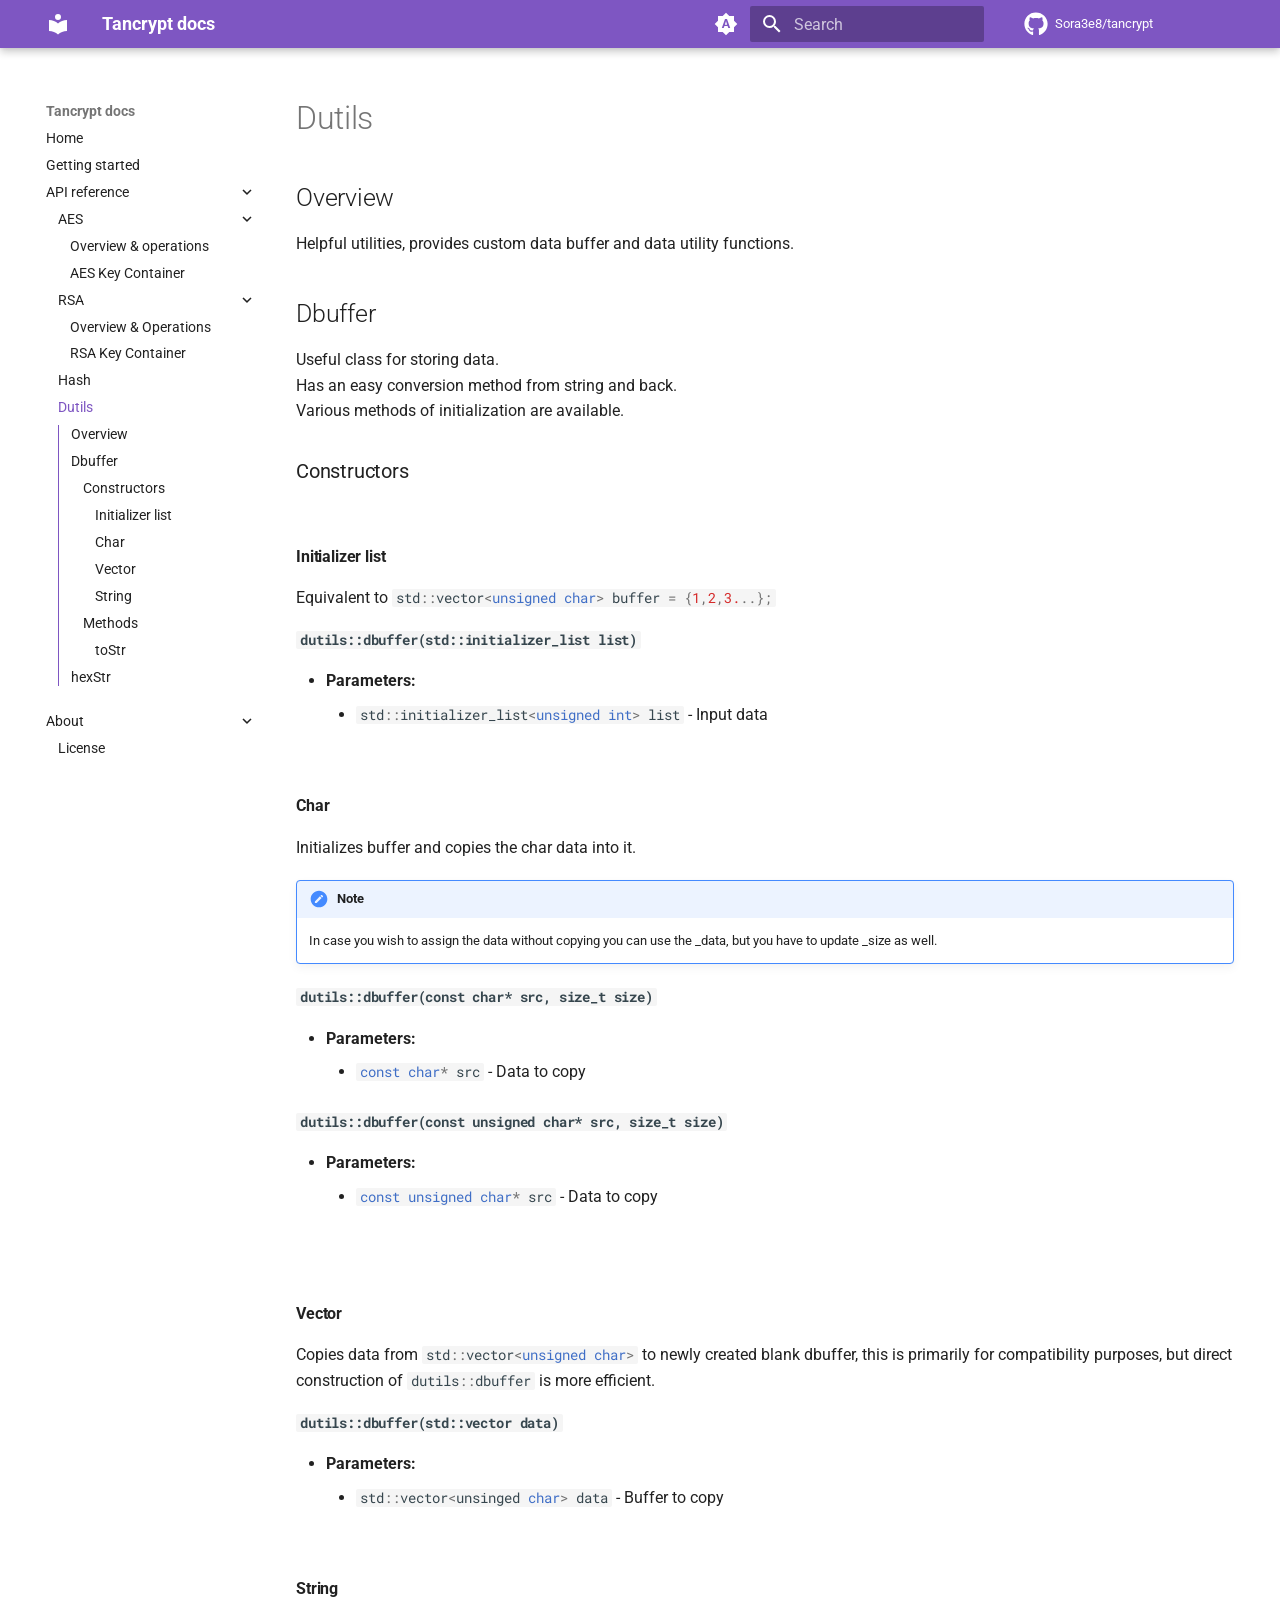
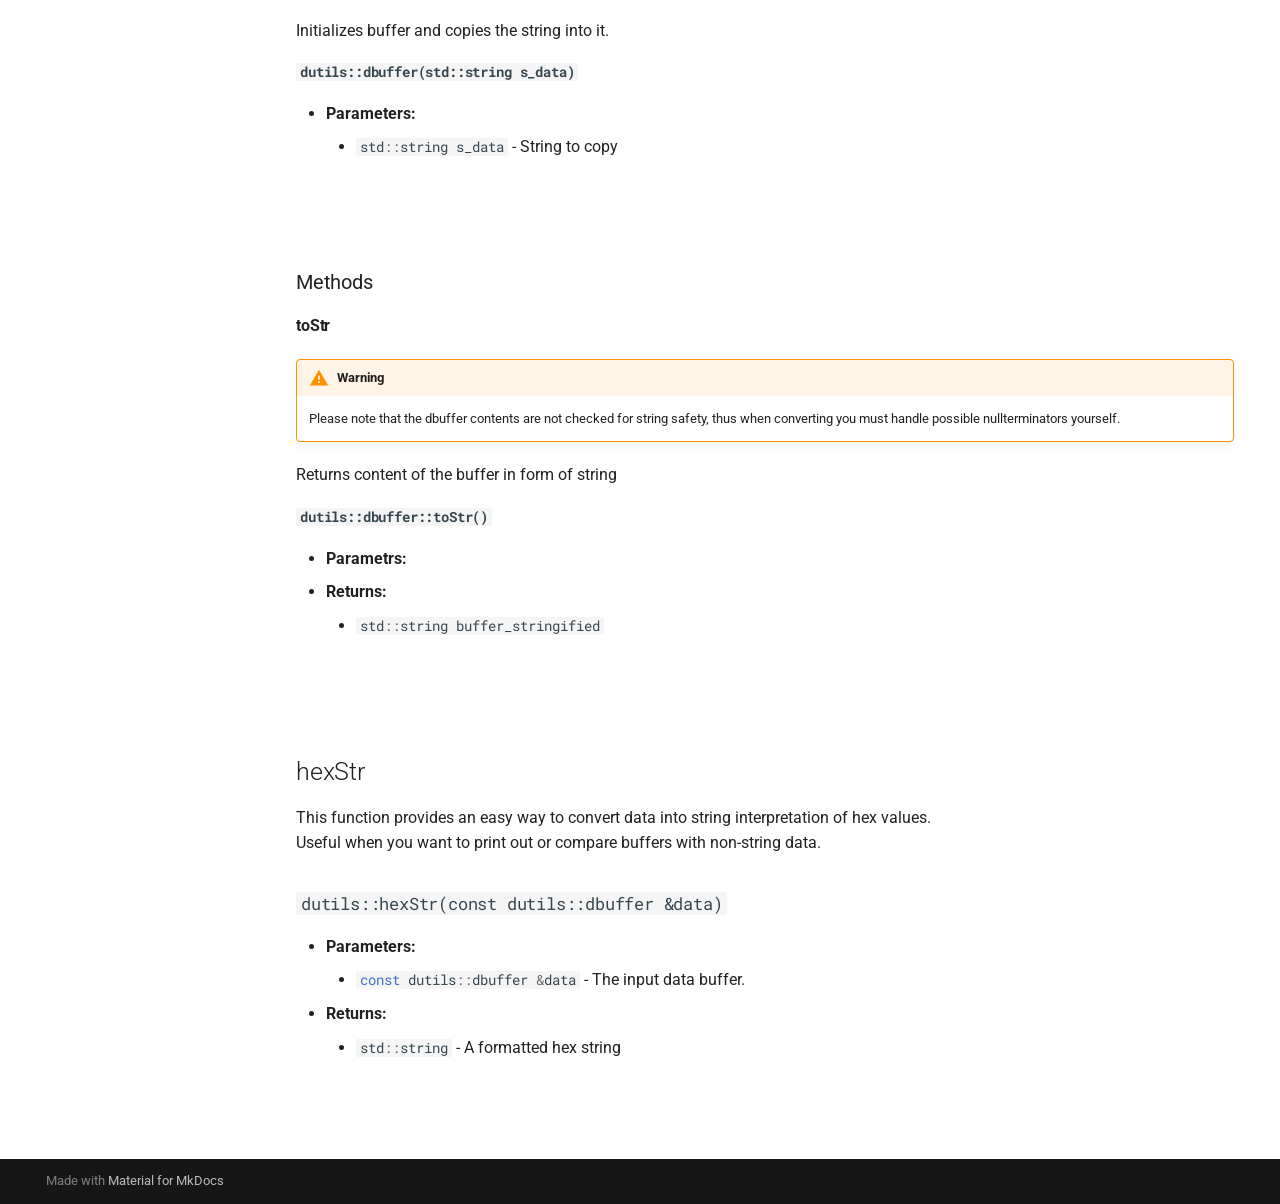
<file: docs/site/api/dutils/index.html>
<!doctype html>
<html lang="en" class="no-js">
  <head>
    
      <meta charset="utf-8">
      <meta name="viewport" content="width=device-width,initial-scale=1">
      
      
      
      
        <link rel="prev" href="../hash/">
      
      
        <link rel="next" href="../../license/">
      
      
        
      
      
      <link rel="icon" href="../../assets/images/favicon.png">
      <meta name="generator" content="mkdocs-1.6.1, mkdocs-material-9.7.7">
    
    
      
        <title>Dutils - Tancrypt docs</title>
      
    
    
      <link rel="stylesheet" href="../../assets/stylesheets/main.ec1eaa64.min.css">
      
        
        <link rel="stylesheet" href="../../assets/stylesheets/palette.ab4e12ef.min.css">
      
      


    
    
      
    
    
      
        
        
        <link rel="preconnect" href="https://fonts.gstatic.com" crossorigin>
        <link rel="stylesheet" href="https://fonts.googleapis.com/css?family=Roboto:300,300i,400,400i,700,700i%7CRoboto+Mono:400,400i,700,700i&display=fallback">
        <style>:root{--md-text-font:"Roboto";--md-code-font:"Roboto Mono"}</style>
      
    
    
    <script>__md_scope=new URL("../..",location),__md_hash=e=>[...e].reduce(((e,_)=>(e<<5)-e+_.charCodeAt(0)),0),__md_get=(e,_=localStorage,t=__md_scope)=>JSON.parse(_.getItem(t.pathname+"."+e)),__md_set=(e,_,t=localStorage,a=__md_scope)=>{try{t.setItem(a.pathname+"."+e,JSON.stringify(_))}catch(e){}}</script>
    
      

    
    
  </head>
  
  
    
    
      
    
    
    
    
    <body dir="ltr" data-md-color-scheme="default" data-md-color-primary="indigo" data-md-color-accent="indigo">
  
    
    <input class="md-toggle" data-md-toggle="drawer" type="checkbox" id="__drawer" autocomplete="off">
    <input class="md-toggle" data-md-toggle="search" type="checkbox" id="__search" autocomplete="off">
    <label class="md-overlay" for="__drawer"></label>
    <div data-md-component="skip">
      
        
        <a href="#dutils" class="md-skip">
          Skip to content
        </a>
      
    </div>
    <div data-md-component="announce">
      
    </div>
    
    
      

  

<header class="md-header md-header--shadow" data-md-component="header">
  <nav class="md-header__inner md-grid" aria-label="Header">
    <a href="../.." title="Tancrypt docs" class="md-header__button md-logo" aria-label="Tancrypt docs" data-md-component="logo">
      
  
  <svg xmlns="http://www.w3.org/2000/svg" viewBox="0 0 24 24"><path d="M12 8a3 3 0 0 0 3-3 3 3 0 0 0-3-3 3 3 0 0 0-3 3 3 3 0 0 0 3 3m0 3.54C9.64 9.35 6.5 8 3 8v11c3.5 0 6.64 1.35 9 3.54 2.36-2.19 5.5-3.54 9-3.54V8c-3.5 0-6.64 1.35-9 3.54"/></svg>

    </a>
    <label class="md-header__button md-icon" for="__drawer">
      
      <svg xmlns="http://www.w3.org/2000/svg" viewBox="0 0 24 24"><path d="M3 6h18v2H3zm0 5h18v2H3zm0 5h18v2H3z"/></svg>
    </label>
    <div class="md-header__title" data-md-component="header-title">
      <div class="md-header__ellipsis">
        <div class="md-header__topic">
          <span class="md-ellipsis">
            Tancrypt docs
          </span>
        </div>
        <div class="md-header__topic" data-md-component="header-topic">
          <span class="md-ellipsis">
            
              Dutils
            
          </span>
        </div>
      </div>
    </div>
    
      
        <form class="md-header__option" data-md-component="palette">
  
    
    
    
    <input class="md-option" data-md-color-media="(prefers-color-scheme)" data-md-color-scheme="default" data-md-color-primary="indigo" data-md-color-accent="indigo"  aria-label="Switch to light mode"  type="radio" name="__palette" id="__palette_0">
    
      <label class="md-header__button md-icon" title="Switch to light mode" for="__palette_1" hidden>
        <svg xmlns="http://www.w3.org/2000/svg" viewBox="0 0 24 24"><path d="m14.3 16-.7-2h-3.2l-.7 2H7.8L11 7h2l3.2 9zM20 8.69V4h-4.69L12 .69 8.69 4H4v4.69L.69 12 4 15.31V20h4.69L12 23.31 15.31 20H20v-4.69L23.31 12zm-9.15 3.96h2.3L12 9z"/></svg>
      </label>
    
  
    
    
    
    <input class="md-option" data-md-color-media="(prefers-color-scheme: light)" data-md-color-scheme="default" data-md-color-primary="deep-purple" data-md-color-accent="cyan"  aria-label="Switch to dark mode"  type="radio" name="__palette" id="__palette_1">
    
      <label class="md-header__button md-icon" title="Switch to dark mode" for="__palette_2" hidden>
        <svg xmlns="http://www.w3.org/2000/svg" viewBox="0 0 24 24"><path d="M12 8a4 4 0 0 0-4 4 4 4 0 0 0 4 4 4 4 0 0 0 4-4 4 4 0 0 0-4-4m0 10a6 6 0 0 1-6-6 6 6 0 0 1 6-6 6 6 0 0 1 6 6 6 6 0 0 1-6 6m8-9.31V4h-4.69L12 .69 8.69 4H4v4.69L.69 12 4 15.31V20h4.69L12 23.31 15.31 20H20v-4.69L23.31 12z"/></svg>
      </label>
    
  
    
    
    
    <input class="md-option" data-md-color-media="(prefers-color-scheme: dark)" data-md-color-scheme="slate" data-md-color-primary="deep-purple" data-md-color-accent="cyan"  aria-label="Switch to system preference"  type="radio" name="__palette" id="__palette_2">
    
      <label class="md-header__button md-icon" title="Switch to system preference" for="__palette_0" hidden>
        <svg xmlns="http://www.w3.org/2000/svg" viewBox="0 0 24 24"><path d="M12 18c-.89 0-1.74-.2-2.5-.55C11.56 16.5 13 14.42 13 12s-1.44-4.5-3.5-5.45C10.26 6.2 11.11 6 12 6a6 6 0 0 1 6 6 6 6 0 0 1-6 6m8-9.31V4h-4.69L12 .69 8.69 4H4v4.69L.69 12 4 15.31V20h4.69L12 23.31 15.31 20H20v-4.69L23.31 12z"/></svg>
      </label>
    
  
</form>
      
    
    
      <script>var palette=__md_get("__palette");if(palette&&palette.color){if("(prefers-color-scheme)"===palette.color.media){var media=matchMedia("(prefers-color-scheme: light)"),input=document.querySelector(media.matches?"[data-md-color-media='(prefers-color-scheme: light)']":"[data-md-color-media='(prefers-color-scheme: dark)']");palette.color.media=input.getAttribute("data-md-color-media"),palette.color.scheme=input.getAttribute("data-md-color-scheme"),palette.color.primary=input.getAttribute("data-md-color-primary"),palette.color.accent=input.getAttribute("data-md-color-accent")}for(var[key,value]of Object.entries(palette.color))document.body.setAttribute("data-md-color-"+key,value)}</script>
    
    
    
      
      
        <label class="md-header__button md-icon" for="__search">
          
          <svg xmlns="http://www.w3.org/2000/svg" viewBox="0 0 24 24"><path d="M9.5 3A6.5 6.5 0 0 1 16 9.5c0 1.61-.59 3.09-1.56 4.23l.27.27h.79l5 5-1.5 1.5-5-5v-.79l-.27-.27A6.52 6.52 0 0 1 9.5 16 6.5 6.5 0 0 1 3 9.5 6.5 6.5 0 0 1 9.5 3m0 2C7 5 5 7 5 9.5S7 14 9.5 14 14 12 14 9.5 12 5 9.5 5"/></svg>
        </label>
        <div class="md-search" data-md-component="search" role="dialog">
  <label class="md-search__overlay" for="__search"></label>
  <div class="md-search__inner" role="search">
    <form class="md-search__form" name="search">
      <input type="text" class="md-search__input" name="query" aria-label="Search" placeholder="Search" autocapitalize="off" autocorrect="off" autocomplete="off" spellcheck="false" data-md-component="search-query" required>
      <label class="md-search__icon md-icon" for="__search">
        
        <svg xmlns="http://www.w3.org/2000/svg" viewBox="0 0 24 24"><path d="M9.5 3A6.5 6.5 0 0 1 16 9.5c0 1.61-.59 3.09-1.56 4.23l.27.27h.79l5 5-1.5 1.5-5-5v-.79l-.27-.27A6.52 6.52 0 0 1 9.5 16 6.5 6.5 0 0 1 3 9.5 6.5 6.5 0 0 1 9.5 3m0 2C7 5 5 7 5 9.5S7 14 9.5 14 14 12 14 9.5 12 5 9.5 5"/></svg>
        
        <svg xmlns="http://www.w3.org/2000/svg" viewBox="0 0 24 24"><path d="M20 11v2H8l5.5 5.5-1.42 1.42L4.16 12l7.92-7.92L13.5 5.5 8 11z"/></svg>
      </label>
      <nav class="md-search__options" aria-label="Search">
        
        <button type="reset" class="md-search__icon md-icon" title="Clear" aria-label="Clear" tabindex="-1">
          
          <svg xmlns="http://www.w3.org/2000/svg" viewBox="0 0 24 24"><path d="M19 6.41 17.59 5 12 10.59 6.41 5 5 6.41 10.59 12 5 17.59 6.41 19 12 13.41 17.59 19 19 17.59 13.41 12z"/></svg>
        </button>
      </nav>
      
    </form>
    <div class="md-search__output">
      <div class="md-search__scrollwrap" tabindex="0" data-md-scrollfix>
        <div class="md-search-result" data-md-component="search-result">
          <div class="md-search-result__meta">
            Initializing search
          </div>
          <ol class="md-search-result__list" role="presentation"></ol>
        </div>
      </div>
    </div>
  </div>
</div>
      
    
    
      <div class="md-header__source">
        <a href="https://github.com/Sora3e8/tancrypt" title="Go to repository" class="md-source" data-md-component="source">
  <div class="md-source__icon md-icon">
    
    <svg xmlns="http://www.w3.org/2000/svg" viewBox="0 0 512 512"><!--! Font Awesome Free 7.1.0 by @fontawesome - https://fontawesome.com License - https://fontawesome.com/license/free (Icons: CC BY 4.0, Fonts: SIL OFL 1.1, Code: MIT License) Copyright 2025 Fonticons, Inc.--><path d="M173.9 397.4c0 2-2.3 3.6-5.2 3.6-3.3.3-5.6-1.3-5.6-3.6 0-2 2.3-3.6 5.2-3.6 3-.3 5.6 1.3 5.6 3.6m-31.1-4.5c-.7 2 1.3 4.3 4.3 4.9 2.6 1 5.6 0 6.2-2s-1.3-4.3-4.3-5.2c-2.6-.7-5.5.3-6.2 2.3m44.2-1.7c-2.9.7-4.9 2.6-4.6 4.9.3 2 2.9 3.3 5.9 2.6 2.9-.7 4.9-2.6 4.6-4.6-.3-1.9-3-3.2-5.9-2.9M252.8 8C114.1 8 8 113.3 8 252c0 110.9 69.8 205.8 169.5 239.2 12.8 2.3 17.3-5.6 17.3-12.1 0-6.2-.3-40.4-.3-61.4 0 0-70 15-84.7-29.8 0 0-11.4-29.1-27.8-36.6 0 0-22.9-15.7 1.6-15.4 0 0 24.9 2 38.6 25.8 21.9 38.6 58.6 27.5 72.9 20.9 2.3-16 8.8-27.1 16-33.7-55.9-6.2-112.3-14.3-112.3-110.5 0-27.5 7.6-41.3 23.6-58.9-2.6-6.5-11.1-33.3 2.6-67.9 20.9-6.5 69 27 69 27 20-5.6 41.5-8.5 62.8-8.5s42.8 2.9 62.8 8.5c0 0 48.1-33.6 69-27 13.7 34.7 5.2 61.4 2.6 67.9 16 17.7 25.8 31.5 25.8 58.9 0 96.5-58.9 104.2-114.8 110.5 9.2 7.9 17 22.9 17 46.4 0 33.7-.3 75.4-.3 83.6 0 6.5 4.6 14.4 17.3 12.1C436.2 457.8 504 362.9 504 252 504 113.3 391.5 8 252.8 8M105.2 352.9c-1.3 1-1 3.3.7 5.2 1.6 1.6 3.9 2.3 5.2 1 1.3-1 1-3.3-.7-5.2-1.6-1.6-3.9-2.3-5.2-1m-10.8-8.1c-.7 1.3.3 2.9 2.3 3.9 1.6 1 3.6.7 4.3-.7.7-1.3-.3-2.9-2.3-3.9-2-.6-3.6-.3-4.3.7m32.4 35.6c-1.6 1.3-1 4.3 1.3 6.2 2.3 2.3 5.2 2.6 6.5 1 1.3-1.3.7-4.3-1.3-6.2-2.2-2.3-5.2-2.6-6.5-1m-11.4-14.7c-1.6 1-1.6 3.6 0 5.9s4.3 3.3 5.6 2.3c1.6-1.3 1.6-3.9 0-6.2-1.4-2.3-4-3.3-5.6-2"/></svg>
  </div>
  <div class="md-source__repository">
    Sora3e8/tancrypt
  </div>
</a>
      </div>
    
  </nav>
  
</header>
    
    <div class="md-container" data-md-component="container">
      
      
        
          
        
      
      <main class="md-main" data-md-component="main">
        <div class="md-main__inner md-grid">
          
            
              
              <div class="md-sidebar md-sidebar--primary" data-md-component="sidebar" data-md-type="navigation" >
                <div class="md-sidebar__scrollwrap">
                  <div class="md-sidebar__inner">
                    



  

<nav class="md-nav md-nav--primary md-nav--integrated" aria-label="Navigation" data-md-level="0">
  <label class="md-nav__title" for="__drawer">
    <a href="../.." title="Tancrypt docs" class="md-nav__button md-logo" aria-label="Tancrypt docs" data-md-component="logo">
      
  
  <svg xmlns="http://www.w3.org/2000/svg" viewBox="0 0 24 24"><path d="M12 8a3 3 0 0 0 3-3 3 3 0 0 0-3-3 3 3 0 0 0-3 3 3 3 0 0 0 3 3m0 3.54C9.64 9.35 6.5 8 3 8v11c3.5 0 6.64 1.35 9 3.54 2.36-2.19 5.5-3.54 9-3.54V8c-3.5 0-6.64 1.35-9 3.54"/></svg>

    </a>
    Tancrypt docs
  </label>
  
    <div class="md-nav__source">
      <a href="https://github.com/Sora3e8/tancrypt" title="Go to repository" class="md-source" data-md-component="source">
  <div class="md-source__icon md-icon">
    
    <svg xmlns="http://www.w3.org/2000/svg" viewBox="0 0 512 512"><!--! Font Awesome Free 7.1.0 by @fontawesome - https://fontawesome.com License - https://fontawesome.com/license/free (Icons: CC BY 4.0, Fonts: SIL OFL 1.1, Code: MIT License) Copyright 2025 Fonticons, Inc.--><path d="M173.9 397.4c0 2-2.3 3.6-5.2 3.6-3.3.3-5.6-1.3-5.6-3.6 0-2 2.3-3.6 5.2-3.6 3-.3 5.6 1.3 5.6 3.6m-31.1-4.5c-.7 2 1.3 4.3 4.3 4.9 2.6 1 5.6 0 6.2-2s-1.3-4.3-4.3-5.2c-2.6-.7-5.5.3-6.2 2.3m44.2-1.7c-2.9.7-4.9 2.6-4.6 4.9.3 2 2.9 3.3 5.9 2.6 2.9-.7 4.9-2.6 4.6-4.6-.3-1.9-3-3.2-5.9-2.9M252.8 8C114.1 8 8 113.3 8 252c0 110.9 69.8 205.8 169.5 239.2 12.8 2.3 17.3-5.6 17.3-12.1 0-6.2-.3-40.4-.3-61.4 0 0-70 15-84.7-29.8 0 0-11.4-29.1-27.8-36.6 0 0-22.9-15.7 1.6-15.4 0 0 24.9 2 38.6 25.8 21.9 38.6 58.6 27.5 72.9 20.9 2.3-16 8.8-27.1 16-33.7-55.9-6.2-112.3-14.3-112.3-110.5 0-27.5 7.6-41.3 23.6-58.9-2.6-6.5-11.1-33.3 2.6-67.9 20.9-6.5 69 27 69 27 20-5.6 41.5-8.5 62.8-8.5s42.8 2.9 62.8 8.5c0 0 48.1-33.6 69-27 13.7 34.7 5.2 61.4 2.6 67.9 16 17.7 25.8 31.5 25.8 58.9 0 96.5-58.9 104.2-114.8 110.5 9.2 7.9 17 22.9 17 46.4 0 33.7-.3 75.4-.3 83.6 0 6.5 4.6 14.4 17.3 12.1C436.2 457.8 504 362.9 504 252 504 113.3 391.5 8 252.8 8M105.2 352.9c-1.3 1-1 3.3.7 5.2 1.6 1.6 3.9 2.3 5.2 1 1.3-1 1-3.3-.7-5.2-1.6-1.6-3.9-2.3-5.2-1m-10.8-8.1c-.7 1.3.3 2.9 2.3 3.9 1.6 1 3.6.7 4.3-.7.7-1.3-.3-2.9-2.3-3.9-2-.6-3.6-.3-4.3.7m32.4 35.6c-1.6 1.3-1 4.3 1.3 6.2 2.3 2.3 5.2 2.6 6.5 1 1.3-1.3.7-4.3-1.3-6.2-2.2-2.3-5.2-2.6-6.5-1m-11.4-14.7c-1.6 1-1.6 3.6 0 5.9s4.3 3.3 5.6 2.3c1.6-1.3 1.6-3.9 0-6.2-1.4-2.3-4-3.3-5.6-2"/></svg>
  </div>
  <div class="md-source__repository">
    Sora3e8/tancrypt
  </div>
</a>
    </div>
  
  <ul class="md-nav__list" data-md-scrollfix>
    
      
      
  
  
  
  
    <li class="md-nav__item">
      <a href="../.." class="md-nav__link">
        
  
  
  <span class="md-ellipsis">
    
  
    Home
  

    
  </span>
  
  

      </a>
    </li>
  

    
      
      
  
  
  
  
    <li class="md-nav__item">
      <a href="../../getting-started/" class="md-nav__link">
        
  
  
  <span class="md-ellipsis">
    
  
    Getting started
  

    
  </span>
  
  

      </a>
    </li>
  

    
      
      
  
  
    
  
  
  
    
    
      
        
      
        
      
        
      
        
      
    
    
    
    
    <li class="md-nav__item md-nav__item--active md-nav__item--nested">
      
        
        
        <input class="md-nav__toggle md-toggle " type="checkbox" id="__nav_3" checked>
        
          
          <label class="md-nav__link" for="__nav_3" id="__nav_3_label" tabindex="0">
            
  
  
  <span class="md-ellipsis">
    
  
    API reference
  

    
  </span>
  
  

            <span class="md-nav__icon md-icon"></span>
          </label>
        
        <nav class="md-nav" data-md-level="1" aria-labelledby="__nav_3_label" aria-expanded="true">
          <label class="md-nav__title" for="__nav_3">
            <span class="md-nav__icon md-icon"></span>
            
  
    API reference
  

          </label>
          <ul class="md-nav__list" data-md-scrollfix>
            
              
                
  
  
  
  
    
    
      
        
      
        
      
    
    
    
    
    <li class="md-nav__item md-nav__item--nested">
      
        
        
          
        
        <input class="md-nav__toggle md-toggle md-toggle--indeterminate" type="checkbox" id="__nav_3_1" >
        
          
          <label class="md-nav__link" for="__nav_3_1" id="__nav_3_1_label" tabindex="0">
            
  
  
  <span class="md-ellipsis">
    
  
    AES
  

    
  </span>
  
  

            <span class="md-nav__icon md-icon"></span>
          </label>
        
        <nav class="md-nav" data-md-level="2" aria-labelledby="__nav_3_1_label" aria-expanded="false">
          <label class="md-nav__title" for="__nav_3_1">
            <span class="md-nav__icon md-icon"></span>
            
  
    AES
  

          </label>
          <ul class="md-nav__list" data-md-scrollfix>
            
              
                
  
  
  
  
    <li class="md-nav__item">
      <a href="../aes/" class="md-nav__link">
        
  
  
  <span class="md-ellipsis">
    
  
    Overview & operations
  

    
  </span>
  
  

      </a>
    </li>
  

              
            
              
                
  
  
  
  
    <li class="md-nav__item">
      <a href="../keyc/" class="md-nav__link">
        
  
  
  <span class="md-ellipsis">
    
  
    AES Key Container
  

    
  </span>
  
  

      </a>
    </li>
  

              
            
          </ul>
        </nav>
      
    </li>
  

              
            
              
                
  
  
  
  
    
    
      
        
      
        
      
    
    
    
    
    <li class="md-nav__item md-nav__item--nested">
      
        
        
          
        
        <input class="md-nav__toggle md-toggle md-toggle--indeterminate" type="checkbox" id="__nav_3_2" >
        
          
          <label class="md-nav__link" for="__nav_3_2" id="__nav_3_2_label" tabindex="0">
            
  
  
  <span class="md-ellipsis">
    
  
    RSA
  

    
  </span>
  
  

            <span class="md-nav__icon md-icon"></span>
          </label>
        
        <nav class="md-nav" data-md-level="2" aria-labelledby="__nav_3_2_label" aria-expanded="false">
          <label class="md-nav__title" for="__nav_3_2">
            <span class="md-nav__icon md-icon"></span>
            
  
    RSA
  

          </label>
          <ul class="md-nav__list" data-md-scrollfix>
            
              
                
  
  
  
  
    <li class="md-nav__item">
      <a href="../rsa/" class="md-nav__link">
        
  
  
  <span class="md-ellipsis">
    
  
    Overview & Operations
  

    
  </span>
  
  

      </a>
    </li>
  

              
            
              
                
  
  
  
  
    <li class="md-nav__item">
      <a href="../pkic/" class="md-nav__link">
        
  
  
  <span class="md-ellipsis">
    
  
    RSA Key Container
  

    
  </span>
  
  

      </a>
    </li>
  

              
            
          </ul>
        </nav>
      
    </li>
  

              
            
              
                
  
  
  
  
    <li class="md-nav__item">
      <a href="../hash/" class="md-nav__link">
        
  
  
  <span class="md-ellipsis">
    
  
    Hash
  

    
  </span>
  
  

      </a>
    </li>
  

              
            
              
                
  
  
    
  
  
  
    <li class="md-nav__item md-nav__item--active">
      
      <input class="md-nav__toggle md-toggle" type="checkbox" id="__toc">
      
      
        
      
      
        <label class="md-nav__link md-nav__link--active" for="__toc">
          
  
  
  <span class="md-ellipsis">
    
  
    Dutils
  

    
  </span>
  
  

          <span class="md-nav__icon md-icon"></span>
        </label>
      
      <a href="./" class="md-nav__link md-nav__link--active">
        
  
  
  <span class="md-ellipsis">
    
  
    Dutils
  

    
  </span>
  
  

      </a>
      
        

<nav class="md-nav md-nav--secondary" aria-label="Table of contents">
  
  
  
    
  
  
    <label class="md-nav__title" for="__toc">
      <span class="md-nav__icon md-icon"></span>
      Table of contents
    </label>
    <ul class="md-nav__list" data-md-component="toc" data-md-scrollfix>
      
        <li class="md-nav__item">
  <a href="#overview" class="md-nav__link">
    <span class="md-ellipsis">
      
        Overview
      
    </span>
  </a>
  
</li>
      
        <li class="md-nav__item">
  <a href="#dbuffer" class="md-nav__link">
    <span class="md-ellipsis">
      
        Dbuffer
      
    </span>
  </a>
  
    <nav class="md-nav" aria-label="Dbuffer">
      <ul class="md-nav__list">
        
          <li class="md-nav__item">
  <a href="#constructors" class="md-nav__link">
    <span class="md-ellipsis">
      
        Constructors
      
    </span>
  </a>
  
    <nav class="md-nav" aria-label="Constructors">
      <ul class="md-nav__list">
        
          <li class="md-nav__item">
  <a href="#initializer-list" class="md-nav__link">
    <span class="md-ellipsis">
      
        Initializer list
      
    </span>
  </a>
  
</li>
        
          <li class="md-nav__item">
  <a href="#char" class="md-nav__link">
    <span class="md-ellipsis">
      
        Char
      
    </span>
  </a>
  
</li>
        
          <li class="md-nav__item">
  <a href="#vector" class="md-nav__link">
    <span class="md-ellipsis">
      
        Vector
      
    </span>
  </a>
  
</li>
        
          <li class="md-nav__item">
  <a href="#string" class="md-nav__link">
    <span class="md-ellipsis">
      
        String
      
    </span>
  </a>
  
</li>
        
      </ul>
    </nav>
  
</li>
        
          <li class="md-nav__item">
  <a href="#methods" class="md-nav__link">
    <span class="md-ellipsis">
      
        Methods
      
    </span>
  </a>
  
    <nav class="md-nav" aria-label="Methods">
      <ul class="md-nav__list">
        
          <li class="md-nav__item">
  <a href="#tostr" class="md-nav__link">
    <span class="md-ellipsis">
      
        toStr
      
    </span>
  </a>
  
</li>
        
      </ul>
    </nav>
  
</li>
        
      </ul>
    </nav>
  
</li>
      
        <li class="md-nav__item">
  <a href="#hexstr" class="md-nav__link">
    <span class="md-ellipsis">
      
        hexStr
      
    </span>
  </a>
  
</li>
      
    </ul>
  
</nav>
      
    </li>
  

              
            
          </ul>
        </nav>
      
    </li>
  

    
      
      
  
  
  
  
    
    
      
        
      
    
    
    
    
    <li class="md-nav__item md-nav__item--nested">
      
        
        
          
        
        <input class="md-nav__toggle md-toggle md-toggle--indeterminate" type="checkbox" id="__nav_4" >
        
          
          <label class="md-nav__link" for="__nav_4" id="__nav_4_label" tabindex="0">
            
  
  
  <span class="md-ellipsis">
    
  
    About
  

    
  </span>
  
  

            <span class="md-nav__icon md-icon"></span>
          </label>
        
        <nav class="md-nav" data-md-level="1" aria-labelledby="__nav_4_label" aria-expanded="false">
          <label class="md-nav__title" for="__nav_4">
            <span class="md-nav__icon md-icon"></span>
            
  
    About
  

          </label>
          <ul class="md-nav__list" data-md-scrollfix>
            
              
                
  
  
  
  
    <li class="md-nav__item">
      <a href="../../license/" class="md-nav__link">
        
  
  
  <span class="md-ellipsis">
    
  
    License
  

    
  </span>
  
  

      </a>
    </li>
  

              
            
          </ul>
        </nav>
      
    </li>
  

    
  </ul>
</nav>
                  </div>
                </div>
              </div>
            
            
          
          
            <div class="md-content" data-md-component="content">
              
              <article class="md-content__inner md-typeset">
                
                  


  
  


<h1 id="dutils">Dutils</h1>
<h2 id="overview">Overview</h2>
<p>Helpful utilities, provides custom data buffer and data utility functions.  </p>
<h2 id="dbuffer">Dbuffer</h2>
<p>Useful class for storing data.<br />
Has an easy conversion method from string and back.<br />
Various methods of initialization are available.</p>
<h3 id="constructors">Constructors</h3>
<p></br></p>
<h4 id="initializer-list">Initializer list</h4>
<p>Equivalent to <code class="language-cpp highlight"><span class="n">std</span><span class="o">::</span><span class="n">vector</span><span class="o">&lt;</span><span class="kt">unsigned</span><span class="w"> </span><span class="kt">char</span><span class="o">&gt;</span><span class="w"> </span><span class="n">buffer</span><span class="w"> </span><span class="o">=</span><span class="w"> </span><span class="p">{</span><span class="mi">1</span><span class="p">,</span><span class="mi">2</span><span class="p">,</span><span class="mf">3.</span><span class="p">..};</span></code></p>
<h4><code>dutils::dbuffer(std::initializer_list<unsinged int> list)</code></h4>

<ul>
<li><strong>Parameters:</strong><ul>
<li><code class="language-cpp highlight"><span class="n">std</span><span class="o">::</span><span class="n">initializer_list</span><span class="o">&lt;</span><span class="kt">unsigned</span><span class="w"> </span><span class="kt">int</span><span class="o">&gt;</span><span class="w"> </span><span class="n">list</span></code> - Input data</li>
</ul>
</li>
</ul>
<p></br></p>
<h4 id="char">Char</h4>
<p>Initializes buffer and copies the char data into it.</p>
<div class="admonition note">
<p class="admonition-title">Note</p>
<p>In case you wish to assign the data without copying you can use the _data, but you have to update _size as well. </p>
</div>
<h4><code>dutils::dbuffer(const char* src, size_t size)</code></h4>

<ul>
<li><strong>Parameters:</strong><ul>
<li><code class="language-cpp highlight"><span class="k">const</span><span class="w"> </span><span class="kt">char</span><span class="o">*</span><span class="w"> </span><span class="n">src</span></code> - Data to copy</li>
</ul>
</li>
</ul>
<h4><code>dutils::dbuffer(const unsigned char* src, size_t size)</code></h4>

<ul>
<li><strong>Parameters:</strong><ul>
<li><code class="language-cpp highlight"><span class="k">const</span><span class="w"> </span><span class="kt">unsigned</span><span class="w"> </span><span class="kt">char</span><span class="o">*</span><span class="w"> </span><span class="n">src</span></code> - Data to copy</li>
</ul>
</li>
</ul>
<p></br>
</br></p>
<h4 id="vector">Vector</h4>
<p>Copies data from <code class="language-cpp highlight"><span class="n">std</span><span class="o">::</span><span class="n">vector</span><span class="o">&lt;</span><span class="kt">unsigned</span><span class="w"> </span><span class="kt">char</span><span class="o">&gt;</span></code> to newly created blank dbuffer,
this is primarily for compatibility purposes, but direct construction of <code class="language-cpp highlight"><span class="n">dutils</span><span class="o">::</span><span class="n">dbuffer</span></code> is more efficient.</p>
<h4><code>dutils::dbuffer(std::vector<unsigned char> data)</code></h4>

<ul>
<li><strong>Parameters:</strong><ul>
<li><code class="language-cpp highlight"><span class="n">std</span><span class="o">::</span><span class="n">vector</span><span class="o">&lt;</span><span class="n">unsinged</span><span class="w"> </span><span class="kt">char</span><span class="o">&gt;</span><span class="w"> </span><span class="n">data</span></code> - Buffer to copy</li>
</ul>
</li>
</ul>
<p></br></p>
<h4 id="string">String</h4>
<p>Initializes buffer and copies the string into it.</p>
<h4><code>dutils::dbuffer(std::string s_data)</code></h4>

<ul>
<li><strong>Parameters:</strong><ul>
<li><code class="language-cpp highlight"><span class="n">std</span><span class="o">::</span><span class="n">string</span><span class="w"> </span><span class="n">s_data</span></code> - String to copy</li>
</ul>
</li>
</ul>
<p></br>
</br></p>
<h3 id="methods">Methods</h3>
<h4 id="tostr">toStr</h4>
<div class="admonition warning">
<p class="admonition-title">Warning</p>
<p>Please note that the dbuffer contents are not checked for string safety,
thus when converting you must handle possible nullterminators yourself.</p>
</div>
<p>Returns content of the buffer in form of string</p>
<h4><code>dutils::dbuffer::toStr()</code></h4>

<ul>
<li><strong>Parametrs:</strong></li>
<li><strong>Returns:</strong><ul>
<li><code class="language-cpp highlight"><span class="n">std</span><span class="o">::</span><span class="n">string</span><span class="w"> </span><span class="n">buffer_stringified</span></code></li>
</ul>
</li>
</ul>
<p></br>
</br></p>
<h2 id="hexstr">hexStr</h2>
<p>This function provides an easy way to convert data into string interpretation of hex values.<br />
Useful when you want to print out or compare buffers with non-string data.  </p>
<h3><code>dutils::hexStr(const dutils::dbuffer &data)</code></h3>

<ul>
<li><strong>Parameters:</strong><ul>
<li><code class="language-cpp highlight"><span class="k">const</span><span class="w"> </span><span class="n">dutils</span><span class="o">::</span><span class="n">dbuffer</span><span class="w"> </span><span class="o">&amp;</span><span class="n">data</span></code> - The input data buffer.</li>
</ul>
</li>
<li><strong>Returns:</strong><ul>
<li><code class="language-cpp highlight"><span class="n">std</span><span class="o">::</span><span class="n">string</span></code> - A formatted hex string</li>
</ul>
</li>
</ul>
<p></br>
</br></p>












                
              </article>
            </div>
          
          
<script>var target=document.getElementById(location.hash.slice(1));target&&target.name&&(target.checked=target.name.startsWith("__tabbed_"))</script>
        </div>
        
      </main>
      
        <footer class="md-footer">
  
  <div class="md-footer-meta md-typeset">
    <div class="md-footer-meta__inner md-grid">
      <div class="md-copyright">
  
  
    Made with
    <a href="https://squidfunk.github.io/mkdocs-material/" target="_blank" rel="noopener">
      Material for MkDocs
    </a>
  
</div>
      
    </div>
  </div>
</footer>
      
    </div>
    <div class="md-dialog" data-md-component="dialog">
      <div class="md-dialog__inner md-typeset"></div>
    </div>
    
    
    
      
      
      <script id="__config" type="application/json">{"annotate": null, "base": "../..", "features": ["content.code.copy", "navigation.indexes", "navigation.expand", "navigation.tracking", "toc.integrate"], "search": "../../assets/javascripts/workers/search.2c215733.min.js", "tags": null, "translations": {"clipboard.copied": "Copied to clipboard", "clipboard.copy": "Copy to clipboard", "search.result.more.one": "1 more on this page", "search.result.more.other": "# more on this page", "search.result.none": "No matching documents", "search.result.one": "1 matching document", "search.result.other": "# matching documents", "search.result.placeholder": "Type to start searching", "search.result.term.missing": "Missing", "select.version": "Select version"}, "version": null}</script>
    
    
      <script src="../../assets/javascripts/bundle.d7400e89.min.js"></script>
      
    
  </body>
</html>
</file>
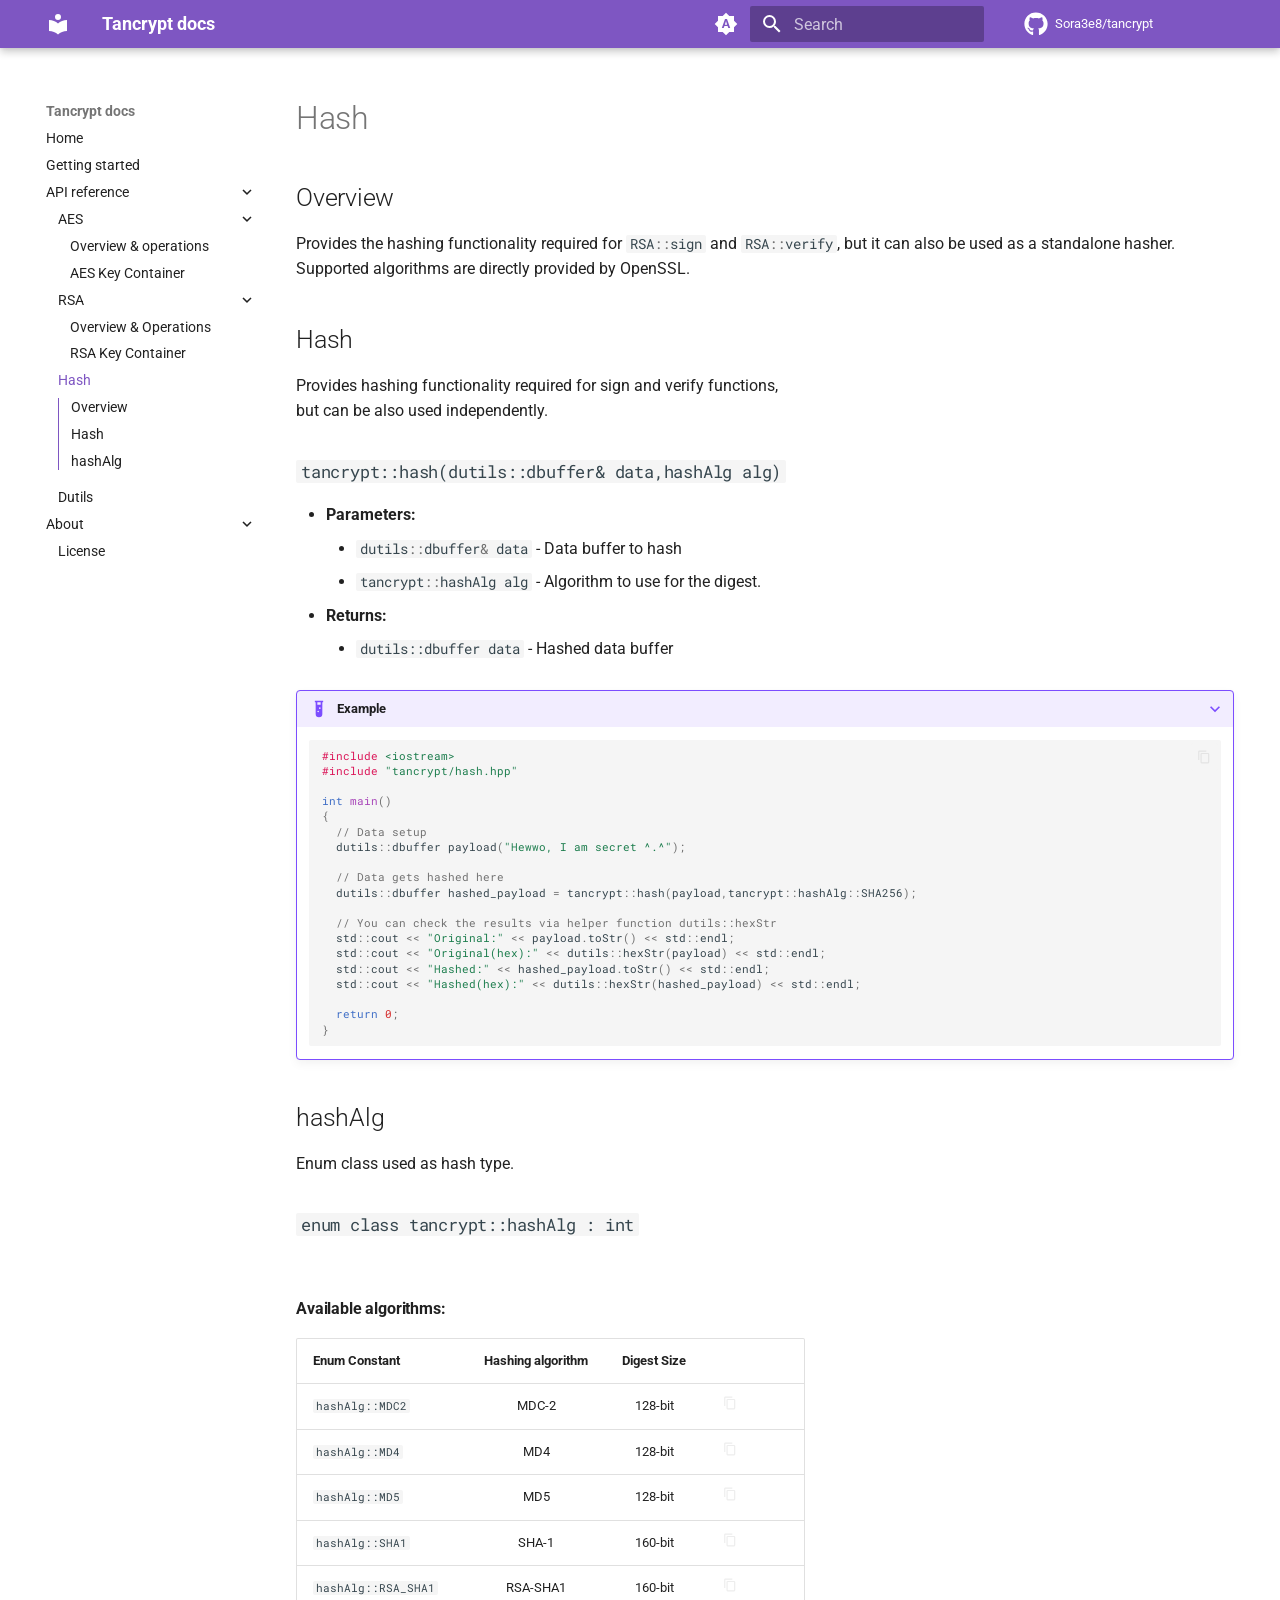
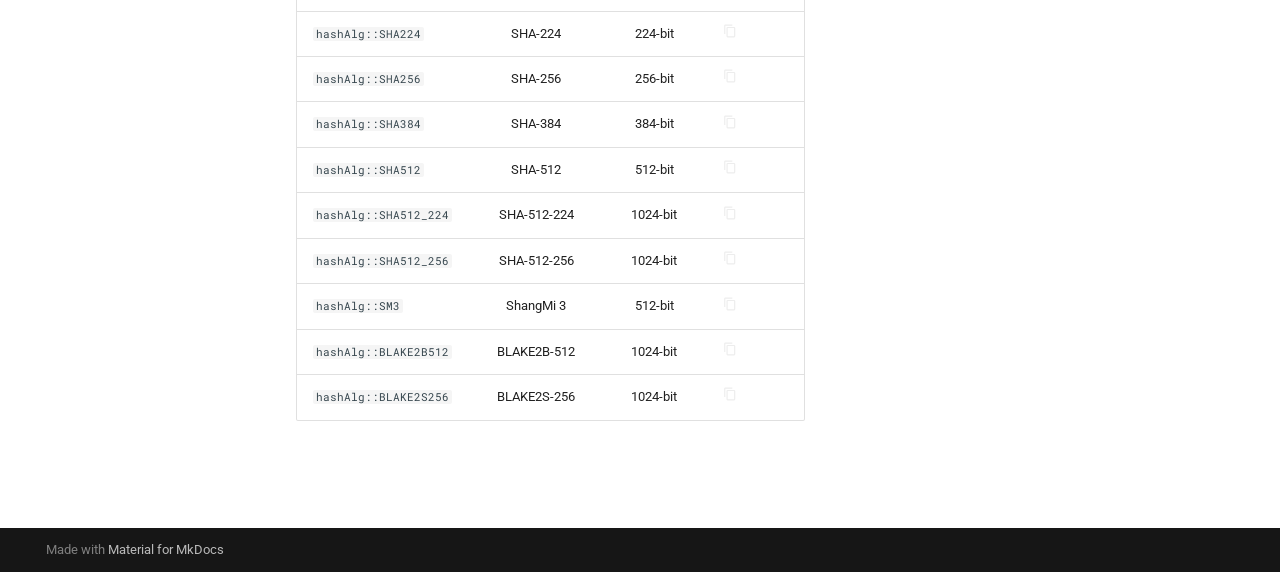
<file: docs/site/api/hash/index.html>
<!doctype html>
<html lang="en" class="no-js">
  <head>
    
      <meta charset="utf-8">
      <meta name="viewport" content="width=device-width,initial-scale=1">
      
      
      
      
        <link rel="prev" href="../pkic/">
      
      
        <link rel="next" href="../dutils/">
      
      
        
      
      
      <link rel="icon" href="../../assets/images/favicon.png">
      <meta name="generator" content="mkdocs-1.6.1, mkdocs-material-9.7.7">
    
    
      
        <title>Hash - Tancrypt docs</title>
      
    
    
      <link rel="stylesheet" href="../../assets/stylesheets/main.ec1eaa64.min.css">
      
        
        <link rel="stylesheet" href="../../assets/stylesheets/palette.ab4e12ef.min.css">
      
      


    
    
      
    
    
      
        
        
        <link rel="preconnect" href="https://fonts.gstatic.com" crossorigin>
        <link rel="stylesheet" href="https://fonts.googleapis.com/css?family=Roboto:300,300i,400,400i,700,700i%7CRoboto+Mono:400,400i,700,700i&display=fallback">
        <style>:root{--md-text-font:"Roboto";--md-code-font:"Roboto Mono"}</style>
      
    
    
    <script>__md_scope=new URL("../..",location),__md_hash=e=>[...e].reduce(((e,_)=>(e<<5)-e+_.charCodeAt(0)),0),__md_get=(e,_=localStorage,t=__md_scope)=>JSON.parse(_.getItem(t.pathname+"."+e)),__md_set=(e,_,t=localStorage,a=__md_scope)=>{try{t.setItem(a.pathname+"."+e,JSON.stringify(_))}catch(e){}}</script>
    
      

    
    
  </head>
  
  
    
    
      
    
    
    
    
    <body dir="ltr" data-md-color-scheme="default" data-md-color-primary="indigo" data-md-color-accent="indigo">
  
    
    <input class="md-toggle" data-md-toggle="drawer" type="checkbox" id="__drawer" autocomplete="off">
    <input class="md-toggle" data-md-toggle="search" type="checkbox" id="__search" autocomplete="off">
    <label class="md-overlay" for="__drawer"></label>
    <div data-md-component="skip">
      
        
        <a href="#hash" class="md-skip">
          Skip to content
        </a>
      
    </div>
    <div data-md-component="announce">
      
    </div>
    
    
      

  

<header class="md-header md-header--shadow" data-md-component="header">
  <nav class="md-header__inner md-grid" aria-label="Header">
    <a href="../.." title="Tancrypt docs" class="md-header__button md-logo" aria-label="Tancrypt docs" data-md-component="logo">
      
  
  <svg xmlns="http://www.w3.org/2000/svg" viewBox="0 0 24 24"><path d="M12 8a3 3 0 0 0 3-3 3 3 0 0 0-3-3 3 3 0 0 0-3 3 3 3 0 0 0 3 3m0 3.54C9.64 9.35 6.5 8 3 8v11c3.5 0 6.64 1.35 9 3.54 2.36-2.19 5.5-3.54 9-3.54V8c-3.5 0-6.64 1.35-9 3.54"/></svg>

    </a>
    <label class="md-header__button md-icon" for="__drawer">
      
      <svg xmlns="http://www.w3.org/2000/svg" viewBox="0 0 24 24"><path d="M3 6h18v2H3zm0 5h18v2H3zm0 5h18v2H3z"/></svg>
    </label>
    <div class="md-header__title" data-md-component="header-title">
      <div class="md-header__ellipsis">
        <div class="md-header__topic">
          <span class="md-ellipsis">
            Tancrypt docs
          </span>
        </div>
        <div class="md-header__topic" data-md-component="header-topic">
          <span class="md-ellipsis">
            
              Hash
            
          </span>
        </div>
      </div>
    </div>
    
      
        <form class="md-header__option" data-md-component="palette">
  
    
    
    
    <input class="md-option" data-md-color-media="(prefers-color-scheme)" data-md-color-scheme="default" data-md-color-primary="indigo" data-md-color-accent="indigo"  aria-label="Switch to light mode"  type="radio" name="__palette" id="__palette_0">
    
      <label class="md-header__button md-icon" title="Switch to light mode" for="__palette_1" hidden>
        <svg xmlns="http://www.w3.org/2000/svg" viewBox="0 0 24 24"><path d="m14.3 16-.7-2h-3.2l-.7 2H7.8L11 7h2l3.2 9zM20 8.69V4h-4.69L12 .69 8.69 4H4v4.69L.69 12 4 15.31V20h4.69L12 23.31 15.31 20H20v-4.69L23.31 12zm-9.15 3.96h2.3L12 9z"/></svg>
      </label>
    
  
    
    
    
    <input class="md-option" data-md-color-media="(prefers-color-scheme: light)" data-md-color-scheme="default" data-md-color-primary="deep-purple" data-md-color-accent="cyan"  aria-label="Switch to dark mode"  type="radio" name="__palette" id="__palette_1">
    
      <label class="md-header__button md-icon" title="Switch to dark mode" for="__palette_2" hidden>
        <svg xmlns="http://www.w3.org/2000/svg" viewBox="0 0 24 24"><path d="M12 8a4 4 0 0 0-4 4 4 4 0 0 0 4 4 4 4 0 0 0 4-4 4 4 0 0 0-4-4m0 10a6 6 0 0 1-6-6 6 6 0 0 1 6-6 6 6 0 0 1 6 6 6 6 0 0 1-6 6m8-9.31V4h-4.69L12 .69 8.69 4H4v4.69L.69 12 4 15.31V20h4.69L12 23.31 15.31 20H20v-4.69L23.31 12z"/></svg>
      </label>
    
  
    
    
    
    <input class="md-option" data-md-color-media="(prefers-color-scheme: dark)" data-md-color-scheme="slate" data-md-color-primary="deep-purple" data-md-color-accent="cyan"  aria-label="Switch to system preference"  type="radio" name="__palette" id="__palette_2">
    
      <label class="md-header__button md-icon" title="Switch to system preference" for="__palette_0" hidden>
        <svg xmlns="http://www.w3.org/2000/svg" viewBox="0 0 24 24"><path d="M12 18c-.89 0-1.74-.2-2.5-.55C11.56 16.5 13 14.42 13 12s-1.44-4.5-3.5-5.45C10.26 6.2 11.11 6 12 6a6 6 0 0 1 6 6 6 6 0 0 1-6 6m8-9.31V4h-4.69L12 .69 8.69 4H4v4.69L.69 12 4 15.31V20h4.69L12 23.31 15.31 20H20v-4.69L23.31 12z"/></svg>
      </label>
    
  
</form>
      
    
    
      <script>var palette=__md_get("__palette");if(palette&&palette.color){if("(prefers-color-scheme)"===palette.color.media){var media=matchMedia("(prefers-color-scheme: light)"),input=document.querySelector(media.matches?"[data-md-color-media='(prefers-color-scheme: light)']":"[data-md-color-media='(prefers-color-scheme: dark)']");palette.color.media=input.getAttribute("data-md-color-media"),palette.color.scheme=input.getAttribute("data-md-color-scheme"),palette.color.primary=input.getAttribute("data-md-color-primary"),palette.color.accent=input.getAttribute("data-md-color-accent")}for(var[key,value]of Object.entries(palette.color))document.body.setAttribute("data-md-color-"+key,value)}</script>
    
    
    
      
      
        <label class="md-header__button md-icon" for="__search">
          
          <svg xmlns="http://www.w3.org/2000/svg" viewBox="0 0 24 24"><path d="M9.5 3A6.5 6.5 0 0 1 16 9.5c0 1.61-.59 3.09-1.56 4.23l.27.27h.79l5 5-1.5 1.5-5-5v-.79l-.27-.27A6.52 6.52 0 0 1 9.5 16 6.5 6.5 0 0 1 3 9.5 6.5 6.5 0 0 1 9.5 3m0 2C7 5 5 7 5 9.5S7 14 9.5 14 14 12 14 9.5 12 5 9.5 5"/></svg>
        </label>
        <div class="md-search" data-md-component="search" role="dialog">
  <label class="md-search__overlay" for="__search"></label>
  <div class="md-search__inner" role="search">
    <form class="md-search__form" name="search">
      <input type="text" class="md-search__input" name="query" aria-label="Search" placeholder="Search" autocapitalize="off" autocorrect="off" autocomplete="off" spellcheck="false" data-md-component="search-query" required>
      <label class="md-search__icon md-icon" for="__search">
        
        <svg xmlns="http://www.w3.org/2000/svg" viewBox="0 0 24 24"><path d="M9.5 3A6.5 6.5 0 0 1 16 9.5c0 1.61-.59 3.09-1.56 4.23l.27.27h.79l5 5-1.5 1.5-5-5v-.79l-.27-.27A6.52 6.52 0 0 1 9.5 16 6.5 6.5 0 0 1 3 9.5 6.5 6.5 0 0 1 9.5 3m0 2C7 5 5 7 5 9.5S7 14 9.5 14 14 12 14 9.5 12 5 9.5 5"/></svg>
        
        <svg xmlns="http://www.w3.org/2000/svg" viewBox="0 0 24 24"><path d="M20 11v2H8l5.5 5.5-1.42 1.42L4.16 12l7.92-7.92L13.5 5.5 8 11z"/></svg>
      </label>
      <nav class="md-search__options" aria-label="Search">
        
        <button type="reset" class="md-search__icon md-icon" title="Clear" aria-label="Clear" tabindex="-1">
          
          <svg xmlns="http://www.w3.org/2000/svg" viewBox="0 0 24 24"><path d="M19 6.41 17.59 5 12 10.59 6.41 5 5 6.41 10.59 12 5 17.59 6.41 19 12 13.41 17.59 19 19 17.59 13.41 12z"/></svg>
        </button>
      </nav>
      
    </form>
    <div class="md-search__output">
      <div class="md-search__scrollwrap" tabindex="0" data-md-scrollfix>
        <div class="md-search-result" data-md-component="search-result">
          <div class="md-search-result__meta">
            Initializing search
          </div>
          <ol class="md-search-result__list" role="presentation"></ol>
        </div>
      </div>
    </div>
  </div>
</div>
      
    
    
      <div class="md-header__source">
        <a href="https://github.com/Sora3e8/tancrypt" title="Go to repository" class="md-source" data-md-component="source">
  <div class="md-source__icon md-icon">
    
    <svg xmlns="http://www.w3.org/2000/svg" viewBox="0 0 512 512"><!--! Font Awesome Free 7.1.0 by @fontawesome - https://fontawesome.com License - https://fontawesome.com/license/free (Icons: CC BY 4.0, Fonts: SIL OFL 1.1, Code: MIT License) Copyright 2025 Fonticons, Inc.--><path d="M173.9 397.4c0 2-2.3 3.6-5.2 3.6-3.3.3-5.6-1.3-5.6-3.6 0-2 2.3-3.6 5.2-3.6 3-.3 5.6 1.3 5.6 3.6m-31.1-4.5c-.7 2 1.3 4.3 4.3 4.9 2.6 1 5.6 0 6.2-2s-1.3-4.3-4.3-5.2c-2.6-.7-5.5.3-6.2 2.3m44.2-1.7c-2.9.7-4.9 2.6-4.6 4.9.3 2 2.9 3.3 5.9 2.6 2.9-.7 4.9-2.6 4.6-4.6-.3-1.9-3-3.2-5.9-2.9M252.8 8C114.1 8 8 113.3 8 252c0 110.9 69.8 205.8 169.5 239.2 12.8 2.3 17.3-5.6 17.3-12.1 0-6.2-.3-40.4-.3-61.4 0 0-70 15-84.7-29.8 0 0-11.4-29.1-27.8-36.6 0 0-22.9-15.7 1.6-15.4 0 0 24.9 2 38.6 25.8 21.9 38.6 58.6 27.5 72.9 20.9 2.3-16 8.8-27.1 16-33.7-55.9-6.2-112.3-14.3-112.3-110.5 0-27.5 7.6-41.3 23.6-58.9-2.6-6.5-11.1-33.3 2.6-67.9 20.9-6.5 69 27 69 27 20-5.6 41.5-8.5 62.8-8.5s42.8 2.9 62.8 8.5c0 0 48.1-33.6 69-27 13.7 34.7 5.2 61.4 2.6 67.9 16 17.7 25.8 31.5 25.8 58.9 0 96.5-58.9 104.2-114.8 110.5 9.2 7.9 17 22.9 17 46.4 0 33.7-.3 75.4-.3 83.6 0 6.5 4.6 14.4 17.3 12.1C436.2 457.8 504 362.9 504 252 504 113.3 391.5 8 252.8 8M105.2 352.9c-1.3 1-1 3.3.7 5.2 1.6 1.6 3.9 2.3 5.2 1 1.3-1 1-3.3-.7-5.2-1.6-1.6-3.9-2.3-5.2-1m-10.8-8.1c-.7 1.3.3 2.9 2.3 3.9 1.6 1 3.6.7 4.3-.7.7-1.3-.3-2.9-2.3-3.9-2-.6-3.6-.3-4.3.7m32.4 35.6c-1.6 1.3-1 4.3 1.3 6.2 2.3 2.3 5.2 2.6 6.5 1 1.3-1.3.7-4.3-1.3-6.2-2.2-2.3-5.2-2.6-6.5-1m-11.4-14.7c-1.6 1-1.6 3.6 0 5.9s4.3 3.3 5.6 2.3c1.6-1.3 1.6-3.9 0-6.2-1.4-2.3-4-3.3-5.6-2"/></svg>
  </div>
  <div class="md-source__repository">
    Sora3e8/tancrypt
  </div>
</a>
      </div>
    
  </nav>
  
</header>
    
    <div class="md-container" data-md-component="container">
      
      
        
          
        
      
      <main class="md-main" data-md-component="main">
        <div class="md-main__inner md-grid">
          
            
              
              <div class="md-sidebar md-sidebar--primary" data-md-component="sidebar" data-md-type="navigation" >
                <div class="md-sidebar__scrollwrap">
                  <div class="md-sidebar__inner">
                    



  

<nav class="md-nav md-nav--primary md-nav--integrated" aria-label="Navigation" data-md-level="0">
  <label class="md-nav__title" for="__drawer">
    <a href="../.." title="Tancrypt docs" class="md-nav__button md-logo" aria-label="Tancrypt docs" data-md-component="logo">
      
  
  <svg xmlns="http://www.w3.org/2000/svg" viewBox="0 0 24 24"><path d="M12 8a3 3 0 0 0 3-3 3 3 0 0 0-3-3 3 3 0 0 0-3 3 3 3 0 0 0 3 3m0 3.54C9.64 9.35 6.5 8 3 8v11c3.5 0 6.64 1.35 9 3.54 2.36-2.19 5.5-3.54 9-3.54V8c-3.5 0-6.64 1.35-9 3.54"/></svg>

    </a>
    Tancrypt docs
  </label>
  
    <div class="md-nav__source">
      <a href="https://github.com/Sora3e8/tancrypt" title="Go to repository" class="md-source" data-md-component="source">
  <div class="md-source__icon md-icon">
    
    <svg xmlns="http://www.w3.org/2000/svg" viewBox="0 0 512 512"><!--! Font Awesome Free 7.1.0 by @fontawesome - https://fontawesome.com License - https://fontawesome.com/license/free (Icons: CC BY 4.0, Fonts: SIL OFL 1.1, Code: MIT License) Copyright 2025 Fonticons, Inc.--><path d="M173.9 397.4c0 2-2.3 3.6-5.2 3.6-3.3.3-5.6-1.3-5.6-3.6 0-2 2.3-3.6 5.2-3.6 3-.3 5.6 1.3 5.6 3.6m-31.1-4.5c-.7 2 1.3 4.3 4.3 4.9 2.6 1 5.6 0 6.2-2s-1.3-4.3-4.3-5.2c-2.6-.7-5.5.3-6.2 2.3m44.2-1.7c-2.9.7-4.9 2.6-4.6 4.9.3 2 2.9 3.3 5.9 2.6 2.9-.7 4.9-2.6 4.6-4.6-.3-1.9-3-3.2-5.9-2.9M252.8 8C114.1 8 8 113.3 8 252c0 110.9 69.8 205.8 169.5 239.2 12.8 2.3 17.3-5.6 17.3-12.1 0-6.2-.3-40.4-.3-61.4 0 0-70 15-84.7-29.8 0 0-11.4-29.1-27.8-36.6 0 0-22.9-15.7 1.6-15.4 0 0 24.9 2 38.6 25.8 21.9 38.6 58.6 27.5 72.9 20.9 2.3-16 8.8-27.1 16-33.7-55.9-6.2-112.3-14.3-112.3-110.5 0-27.5 7.6-41.3 23.6-58.9-2.6-6.5-11.1-33.3 2.6-67.9 20.9-6.5 69 27 69 27 20-5.6 41.5-8.5 62.8-8.5s42.8 2.9 62.8 8.5c0 0 48.1-33.6 69-27 13.7 34.7 5.2 61.4 2.6 67.9 16 17.7 25.8 31.5 25.8 58.9 0 96.5-58.9 104.2-114.8 110.5 9.2 7.9 17 22.9 17 46.4 0 33.7-.3 75.4-.3 83.6 0 6.5 4.6 14.4 17.3 12.1C436.2 457.8 504 362.9 504 252 504 113.3 391.5 8 252.8 8M105.2 352.9c-1.3 1-1 3.3.7 5.2 1.6 1.6 3.9 2.3 5.2 1 1.3-1 1-3.3-.7-5.2-1.6-1.6-3.9-2.3-5.2-1m-10.8-8.1c-.7 1.3.3 2.9 2.3 3.9 1.6 1 3.6.7 4.3-.7.7-1.3-.3-2.9-2.3-3.9-2-.6-3.6-.3-4.3.7m32.4 35.6c-1.6 1.3-1 4.3 1.3 6.2 2.3 2.3 5.2 2.6 6.5 1 1.3-1.3.7-4.3-1.3-6.2-2.2-2.3-5.2-2.6-6.5-1m-11.4-14.7c-1.6 1-1.6 3.6 0 5.9s4.3 3.3 5.6 2.3c1.6-1.3 1.6-3.9 0-6.2-1.4-2.3-4-3.3-5.6-2"/></svg>
  </div>
  <div class="md-source__repository">
    Sora3e8/tancrypt
  </div>
</a>
    </div>
  
  <ul class="md-nav__list" data-md-scrollfix>
    
      
      
  
  
  
  
    <li class="md-nav__item">
      <a href="../.." class="md-nav__link">
        
  
  
  <span class="md-ellipsis">
    
  
    Home
  

    
  </span>
  
  

      </a>
    </li>
  

    
      
      
  
  
  
  
    <li class="md-nav__item">
      <a href="../../getting-started/" class="md-nav__link">
        
  
  
  <span class="md-ellipsis">
    
  
    Getting started
  

    
  </span>
  
  

      </a>
    </li>
  

    
      
      
  
  
    
  
  
  
    
    
      
        
      
        
      
        
      
        
      
    
    
    
    
    <li class="md-nav__item md-nav__item--active md-nav__item--nested">
      
        
        
        <input class="md-nav__toggle md-toggle " type="checkbox" id="__nav_3" checked>
        
          
          <label class="md-nav__link" for="__nav_3" id="__nav_3_label" tabindex="0">
            
  
  
  <span class="md-ellipsis">
    
  
    API reference
  

    
  </span>
  
  

            <span class="md-nav__icon md-icon"></span>
          </label>
        
        <nav class="md-nav" data-md-level="1" aria-labelledby="__nav_3_label" aria-expanded="true">
          <label class="md-nav__title" for="__nav_3">
            <span class="md-nav__icon md-icon"></span>
            
  
    API reference
  

          </label>
          <ul class="md-nav__list" data-md-scrollfix>
            
              
                
  
  
  
  
    
    
      
        
      
        
      
    
    
    
    
    <li class="md-nav__item md-nav__item--nested">
      
        
        
          
        
        <input class="md-nav__toggle md-toggle md-toggle--indeterminate" type="checkbox" id="__nav_3_1" >
        
          
          <label class="md-nav__link" for="__nav_3_1" id="__nav_3_1_label" tabindex="0">
            
  
  
  <span class="md-ellipsis">
    
  
    AES
  

    
  </span>
  
  

            <span class="md-nav__icon md-icon"></span>
          </label>
        
        <nav class="md-nav" data-md-level="2" aria-labelledby="__nav_3_1_label" aria-expanded="false">
          <label class="md-nav__title" for="__nav_3_1">
            <span class="md-nav__icon md-icon"></span>
            
  
    AES
  

          </label>
          <ul class="md-nav__list" data-md-scrollfix>
            
              
                
  
  
  
  
    <li class="md-nav__item">
      <a href="../aes/" class="md-nav__link">
        
  
  
  <span class="md-ellipsis">
    
  
    Overview & operations
  

    
  </span>
  
  

      </a>
    </li>
  

              
            
              
                
  
  
  
  
    <li class="md-nav__item">
      <a href="../keyc/" class="md-nav__link">
        
  
  
  <span class="md-ellipsis">
    
  
    AES Key Container
  

    
  </span>
  
  

      </a>
    </li>
  

              
            
          </ul>
        </nav>
      
    </li>
  

              
            
              
                
  
  
  
  
    
    
      
        
      
        
      
    
    
    
    
    <li class="md-nav__item md-nav__item--nested">
      
        
        
          
        
        <input class="md-nav__toggle md-toggle md-toggle--indeterminate" type="checkbox" id="__nav_3_2" >
        
          
          <label class="md-nav__link" for="__nav_3_2" id="__nav_3_2_label" tabindex="0">
            
  
  
  <span class="md-ellipsis">
    
  
    RSA
  

    
  </span>
  
  

            <span class="md-nav__icon md-icon"></span>
          </label>
        
        <nav class="md-nav" data-md-level="2" aria-labelledby="__nav_3_2_label" aria-expanded="false">
          <label class="md-nav__title" for="__nav_3_2">
            <span class="md-nav__icon md-icon"></span>
            
  
    RSA
  

          </label>
          <ul class="md-nav__list" data-md-scrollfix>
            
              
                
  
  
  
  
    <li class="md-nav__item">
      <a href="../rsa/" class="md-nav__link">
        
  
  
  <span class="md-ellipsis">
    
  
    Overview & Operations
  

    
  </span>
  
  

      </a>
    </li>
  

              
            
              
                
  
  
  
  
    <li class="md-nav__item">
      <a href="../pkic/" class="md-nav__link">
        
  
  
  <span class="md-ellipsis">
    
  
    RSA Key Container
  

    
  </span>
  
  

      </a>
    </li>
  

              
            
          </ul>
        </nav>
      
    </li>
  

              
            
              
                
  
  
    
  
  
  
    <li class="md-nav__item md-nav__item--active">
      
      <input class="md-nav__toggle md-toggle" type="checkbox" id="__toc">
      
      
        
      
      
        <label class="md-nav__link md-nav__link--active" for="__toc">
          
  
  
  <span class="md-ellipsis">
    
  
    Hash
  

    
  </span>
  
  

          <span class="md-nav__icon md-icon"></span>
        </label>
      
      <a href="./" class="md-nav__link md-nav__link--active">
        
  
  
  <span class="md-ellipsis">
    
  
    Hash
  

    
  </span>
  
  

      </a>
      
        

<nav class="md-nav md-nav--secondary" aria-label="Table of contents">
  
  
  
    
  
  
    <label class="md-nav__title" for="__toc">
      <span class="md-nav__icon md-icon"></span>
      Table of contents
    </label>
    <ul class="md-nav__list" data-md-component="toc" data-md-scrollfix>
      
        <li class="md-nav__item">
  <a href="#overview" class="md-nav__link">
    <span class="md-ellipsis">
      
        Overview
      
    </span>
  </a>
  
</li>
      
        <li class="md-nav__item">
  <a href="#hash_1" class="md-nav__link">
    <span class="md-ellipsis">
      
        Hash
      
    </span>
  </a>
  
</li>
      
        <li class="md-nav__item">
  <a href="#hashalg" class="md-nav__link">
    <span class="md-ellipsis">
      
        hashAlg
      
    </span>
  </a>
  
</li>
      
    </ul>
  
</nav>
      
    </li>
  

              
            
              
                
  
  
  
  
    <li class="md-nav__item">
      <a href="../dutils/" class="md-nav__link">
        
  
  
  <span class="md-ellipsis">
    
  
    Dutils
  

    
  </span>
  
  

      </a>
    </li>
  

              
            
          </ul>
        </nav>
      
    </li>
  

    
      
      
  
  
  
  
    
    
      
        
      
    
    
    
    
    <li class="md-nav__item md-nav__item--nested">
      
        
        
          
        
        <input class="md-nav__toggle md-toggle md-toggle--indeterminate" type="checkbox" id="__nav_4" >
        
          
          <label class="md-nav__link" for="__nav_4" id="__nav_4_label" tabindex="0">
            
  
  
  <span class="md-ellipsis">
    
  
    About
  

    
  </span>
  
  

            <span class="md-nav__icon md-icon"></span>
          </label>
        
        <nav class="md-nav" data-md-level="1" aria-labelledby="__nav_4_label" aria-expanded="false">
          <label class="md-nav__title" for="__nav_4">
            <span class="md-nav__icon md-icon"></span>
            
  
    About
  

          </label>
          <ul class="md-nav__list" data-md-scrollfix>
            
              
                
  
  
  
  
    <li class="md-nav__item">
      <a href="../../license/" class="md-nav__link">
        
  
  
  <span class="md-ellipsis">
    
  
    License
  

    
  </span>
  
  

      </a>
    </li>
  

              
            
          </ul>
        </nav>
      
    </li>
  

    
  </ul>
</nav>
                  </div>
                </div>
              </div>
            
            
          
          
            <div class="md-content" data-md-component="content">
              
              <article class="md-content__inner md-typeset">
                
                  


  
  


<h1 id="hash">Hash</h1>
<h2 id="overview">Overview</h2>
<p>Provides the hashing functionality required for <code class="language-cpp highlight"><span class="n">RSA</span><span class="o">::</span><span class="n">sign</span></code> and <code class="language-cpp highlight"><span class="n">RSA</span><span class="o">::</span><span class="n">verify</span></code>, but it can also be used as a standalone hasher.
Supported algorithms are directly provided by OpenSSL.</p>
<h2 id="hash_1">Hash</h2>
<p>Provides hashing functionality required for sign and verify functions,<br />
but can be also used independently.</p>
<h3><code>tancrypt::hash(dutils::dbuffer& data,hashAlg alg)</code></h3>

<ul>
<li><strong>Parameters:</strong><ul>
<li><code class="language-cpp highlight"><span class="n">dutils</span><span class="o">::</span><span class="n">dbuffer</span><span class="o">&amp;</span><span class="w"> </span><span class="n">data</span></code> - Data buffer to hash</li>
<li><code class="language-cpp highlight"><span class="n">tancrypt</span><span class="o">::</span><span class="n">hashAlg</span><span class="w"> </span><span class="n">alg</span></code> - Algorithm to use for the digest.</li>
</ul>
</li>
<li><strong>Returns:</strong><ul>
<li><code>dutils::dbuffer data</code> - Hashed data buffer</li>
</ul>
</li>
</ul>
<details class="example" open="open">
<summary>Example</summary>
<div class="language-cpp highlight"><pre><span></span><code><span id="__span-0-1"><a id="__codelineno-0-1" name="__codelineno-0-1" href="#__codelineno-0-1"></a><span class="cp">#include</span><span class="w"> </span><span class="cpf">&lt;iostream&gt;</span>
</span><span id="__span-0-2"><a id="__codelineno-0-2" name="__codelineno-0-2" href="#__codelineno-0-2"></a><span class="cp">#include</span><span class="w"> </span><span class="cpf">"tancrypt/hash.hpp"</span>
</span><span id="__span-0-3"><a id="__codelineno-0-3" name="__codelineno-0-3" href="#__codelineno-0-3"></a>
</span><span id="__span-0-4"><a id="__codelineno-0-4" name="__codelineno-0-4" href="#__codelineno-0-4"></a><span class="kt">int</span><span class="w"> </span><span class="nf">main</span><span class="p">()</span>
</span><span id="__span-0-5"><a id="__codelineno-0-5" name="__codelineno-0-5" href="#__codelineno-0-5"></a><span class="p">{</span>
</span><span id="__span-0-6"><a id="__codelineno-0-6" name="__codelineno-0-6" href="#__codelineno-0-6"></a><span class="w">  </span><span class="c1">// Data setup</span>
</span><span id="__span-0-7"><a id="__codelineno-0-7" name="__codelineno-0-7" href="#__codelineno-0-7"></a><span class="w">  </span><span class="n">dutils</span><span class="o">::</span><span class="n">dbuffer</span><span class="w"> </span><span class="n">payload</span><span class="p">(</span><span class="s">"Hewwo, I am secret ^.^"</span><span class="p">);</span>
</span><span id="__span-0-8"><a id="__codelineno-0-8" name="__codelineno-0-8" href="#__codelineno-0-8"></a>
</span><span id="__span-0-9"><a id="__codelineno-0-9" name="__codelineno-0-9" href="#__codelineno-0-9"></a><span class="w">  </span><span class="c1">// Data gets hashed here  </span>
</span><span id="__span-0-10"><a id="__codelineno-0-10" name="__codelineno-0-10" href="#__codelineno-0-10"></a><span class="w">  </span><span class="n">dutils</span><span class="o">::</span><span class="n">dbuffer</span><span class="w"> </span><span class="n">hashed_payload</span><span class="w"> </span><span class="o">=</span><span class="w"> </span><span class="n">tancrypt</span><span class="o">::</span><span class="n">hash</span><span class="p">(</span><span class="n">payload</span><span class="p">,</span><span class="n">tancrypt</span><span class="o">::</span><span class="n">hashAlg</span><span class="o">::</span><span class="n">SHA256</span><span class="p">);</span>
</span><span id="__span-0-11"><a id="__codelineno-0-11" name="__codelineno-0-11" href="#__codelineno-0-11"></a>
</span><span id="__span-0-12"><a id="__codelineno-0-12" name="__codelineno-0-12" href="#__codelineno-0-12"></a><span class="w">  </span><span class="c1">// You can check the results via helper function dutils::hexStr</span>
</span><span id="__span-0-13"><a id="__codelineno-0-13" name="__codelineno-0-13" href="#__codelineno-0-13"></a><span class="w">  </span><span class="n">std</span><span class="o">::</span><span class="n">cout</span><span class="w"> </span><span class="o">&lt;&lt;</span><span class="w"> </span><span class="s">"Original:"</span><span class="w"> </span><span class="o">&lt;&lt;</span><span class="w"> </span><span class="n">payload</span><span class="p">.</span><span class="n">toStr</span><span class="p">()</span><span class="w"> </span><span class="o">&lt;&lt;</span><span class="w"> </span><span class="n">std</span><span class="o">::</span><span class="n">endl</span><span class="p">;</span>
</span><span id="__span-0-14"><a id="__codelineno-0-14" name="__codelineno-0-14" href="#__codelineno-0-14"></a><span class="w">  </span><span class="n">std</span><span class="o">::</span><span class="n">cout</span><span class="w"> </span><span class="o">&lt;&lt;</span><span class="w"> </span><span class="s">"Original(hex):"</span><span class="w"> </span><span class="o">&lt;&lt;</span><span class="w"> </span><span class="n">dutils</span><span class="o">::</span><span class="n">hexStr</span><span class="p">(</span><span class="n">payload</span><span class="p">)</span><span class="w"> </span><span class="o">&lt;&lt;</span><span class="w"> </span><span class="n">std</span><span class="o">::</span><span class="n">endl</span><span class="p">;</span>
</span><span id="__span-0-15"><a id="__codelineno-0-15" name="__codelineno-0-15" href="#__codelineno-0-15"></a><span class="w">  </span><span class="n">std</span><span class="o">::</span><span class="n">cout</span><span class="w"> </span><span class="o">&lt;&lt;</span><span class="w"> </span><span class="s">"Hashed:"</span><span class="w"> </span><span class="o">&lt;&lt;</span><span class="w"> </span><span class="n">hashed_payload</span><span class="p">.</span><span class="n">toStr</span><span class="p">()</span><span class="w"> </span><span class="o">&lt;&lt;</span><span class="w"> </span><span class="n">std</span><span class="o">::</span><span class="n">endl</span><span class="p">;</span>
</span><span id="__span-0-16"><a id="__codelineno-0-16" name="__codelineno-0-16" href="#__codelineno-0-16"></a><span class="w">  </span><span class="n">std</span><span class="o">::</span><span class="n">cout</span><span class="w"> </span><span class="o">&lt;&lt;</span><span class="w"> </span><span class="s">"Hashed(hex):"</span><span class="w"> </span><span class="o">&lt;&lt;</span><span class="w"> </span><span class="n">dutils</span><span class="o">::</span><span class="n">hexStr</span><span class="p">(</span><span class="n">hashed_payload</span><span class="p">)</span><span class="w"> </span><span class="o">&lt;&lt;</span><span class="w"> </span><span class="n">std</span><span class="o">::</span><span class="n">endl</span><span class="p">;</span>
</span><span id="__span-0-17"><a id="__codelineno-0-17" name="__codelineno-0-17" href="#__codelineno-0-17"></a>
</span><span id="__span-0-18"><a id="__codelineno-0-18" name="__codelineno-0-18" href="#__codelineno-0-18"></a><span class="w">  </span><span class="k">return</span><span class="w"> </span><span class="mi">0</span><span class="p">;</span>
</span><span id="__span-0-19"><a id="__codelineno-0-19" name="__codelineno-0-19" href="#__codelineno-0-19"></a><span class="p">}</span>
</span></code></pre></div>
</details>
<h2 id="hashalg">hashAlg</h2>
<p>Enum class used as hash type.</p>
<h3><code class="language-cpp highlight">enum class tancrypt::hashAlg : int</code></h3>

<p></br></p>
<h4> Available algorithms:</h4>

<table>
<thead>
<tr>
<th style="text-align: left;">Enum Constant</th>
<th style="text-align: center;">Hashing algorithm</th>
<th style="text-align: center;">Digest Size</th>
<th style="text-align: center;"></th>
</tr>
</thead>
<tbody>
<tr>
<td style="text-align: left;"><code>hashAlg::MDC2</code></td>
<td style="text-align: center;">MDC-2</td>
<td style="text-align: center;">128-bit</td>
<td style="text-align: center;"><span class="md-code__button"  title="Copy to clipboard" data-clipboard-text="hashAlg::MDC2" data-md-type="copy"></span></td>
</tr>
<tr>
<td style="text-align: left;"><code>hashAlg::MD4</code></td>
<td style="text-align: center;">MD4</td>
<td style="text-align: center;">128-bit</td>
<td style="text-align: center;"><span class="md-code__button"  title="Copy to clipboard" data-clipboard-text="hashAlg::MD4" data-md-type="copy"></span></td>
</tr>
<tr>
<td style="text-align: left;"><code>hashAlg::MD5</code></td>
<td style="text-align: center;">MD5</td>
<td style="text-align: center;">128-bit</td>
<td style="text-align: center;"><span class="md-code__button"  title="Copy to clipboard" data-clipboard-text="hashAlg::MD5" data-md-type="copy"></span></td>
</tr>
<tr>
<td style="text-align: left;"><code>hashAlg::SHA1</code></td>
<td style="text-align: center;">SHA-1</td>
<td style="text-align: center;">160-bit</td>
<td style="text-align: center;"><span class="md-code__button"  title="Copy to clipboard" data-clipboard-text="hashAlg::SHA1" data-md-type="copy"></span></td>
</tr>
<tr>
<td style="text-align: left;"><code>hashAlg::RSA_SHA1</code></td>
<td style="text-align: center;">RSA-SHA1</td>
<td style="text-align: center;">160-bit</td>
<td style="text-align: center;"><span class="md-code__button"  title="Copy to clipboard" data-clipboard-text="hashAlg::RSA_SHA1" data-md-type="copy"></span></td>
</tr>
<tr>
<td style="text-align: left;"><code>hashAlg::SHA224</code></td>
<td style="text-align: center;">SHA-224</td>
<td style="text-align: center;">224-bit</td>
<td style="text-align: center;"><span class="md-code__button"  title="Copy to clipboard" data-clipboard-text="hashAlg::SHA224" data-md-type="copy"></span></td>
</tr>
<tr>
<td style="text-align: left;"><code>hashAlg::SHA256</code></td>
<td style="text-align: center;">SHA-256</td>
<td style="text-align: center;">256-bit</td>
<td style="text-align: center;"><span class="md-code__button"  title="Copy to clipboard" data-clipboard-text="hashAlg::SHA256" data-md-type="copy"></span></td>
</tr>
<tr>
<td style="text-align: left;"><code>hashAlg::SHA384</code></td>
<td style="text-align: center;">SHA-384</td>
<td style="text-align: center;">384-bit</td>
<td style="text-align: center;"><span class="md-code__button"  title="Copy to clipboard" data-clipboard-text="hashAlg::SHA384" data-md-type="copy"></span></td>
</tr>
<tr>
<td style="text-align: left;"><code>hashAlg::SHA512</code></td>
<td style="text-align: center;">SHA-512</td>
<td style="text-align: center;">512-bit</td>
<td style="text-align: center;"><span class="md-code__button"  title="Copy to clipboard" data-clipboard-text="hashAlg::SHA512" data-md-type="copy"></span></td>
</tr>
<tr>
<td style="text-align: left;"><code>hashAlg::SHA512_224</code></td>
<td style="text-align: center;">SHA-512-224</td>
<td style="text-align: center;">1024-bit</td>
<td style="text-align: center;"><span class="md-code__button"  title="Copy to clipboard" data-clipboard-text="hashAlg::SHA512_224" data-md-type="copy"></span></td>
</tr>
<tr>
<td style="text-align: left;"><code>hashAlg::SHA512_256</code></td>
<td style="text-align: center;">SHA-512-256</td>
<td style="text-align: center;">1024-bit</td>
<td style="text-align: center;"><span class="md-code__button"  title="Copy to clipboard" data-clipboard-text="hashAlg::SHA512_256" data-md-type="copy"></span></td>
</tr>
<tr>
<td style="text-align: left;"><code>hashAlg::SM3</code></td>
<td style="text-align: center;">ShangMi 3</td>
<td style="text-align: center;">512-bit</td>
<td style="text-align: center;"><span class="md-code__button"  title="Copy to clipboard" data-clipboard-text="hashAlg::SM3" data-md-type="copy"></span></td>
</tr>
<tr>
<td style="text-align: left;"><code>hashAlg::BLAKE2B512</code></td>
<td style="text-align: center;">BLAKE2B-512</td>
<td style="text-align: center;">1024-bit</td>
<td style="text-align: center;"><span class="md-code__button"  title="Copy to clipboard" data-clipboard-text="hashAlg::BLAKE2B512" data-md-type="copy"></span></td>
</tr>
<tr>
<td style="text-align: left;"><code>hashAlg::BLAKE2S256</code></td>
<td style="text-align: center;">BLAKE2S-256</td>
<td style="text-align: center;">1024-bit</td>
<td style="text-align: center;"><span class="md-code__button"  title="Copy to clipboard" data-clipboard-text="hashAlg::BLAKE2S256" data-md-type="copy"></span></td>
</tr>
</tbody>
</table>
<p></br>
</br></p>












                
              </article>
            </div>
          
          
<script>var target=document.getElementById(location.hash.slice(1));target&&target.name&&(target.checked=target.name.startsWith("__tabbed_"))</script>
        </div>
        
      </main>
      
        <footer class="md-footer">
  
  <div class="md-footer-meta md-typeset">
    <div class="md-footer-meta__inner md-grid">
      <div class="md-copyright">
  
  
    Made with
    <a href="https://squidfunk.github.io/mkdocs-material/" target="_blank" rel="noopener">
      Material for MkDocs
    </a>
  
</div>
      
    </div>
  </div>
</footer>
      
    </div>
    <div class="md-dialog" data-md-component="dialog">
      <div class="md-dialog__inner md-typeset"></div>
    </div>
    
    
    
      
      
      <script id="__config" type="application/json">{"annotate": null, "base": "../..", "features": ["content.code.copy", "navigation.indexes", "navigation.expand", "navigation.tracking", "toc.integrate"], "search": "../../assets/javascripts/workers/search.2c215733.min.js", "tags": null, "translations": {"clipboard.copied": "Copied to clipboard", "clipboard.copy": "Copy to clipboard", "search.result.more.one": "1 more on this page", "search.result.more.other": "# more on this page", "search.result.none": "No matching documents", "search.result.one": "1 matching document", "search.result.other": "# matching documents", "search.result.placeholder": "Type to start searching", "search.result.term.missing": "Missing", "select.version": "Select version"}, "version": null}</script>
    
    
      <script src="../../assets/javascripts/bundle.d7400e89.min.js"></script>
      
    
  </body>
</html>
</file>
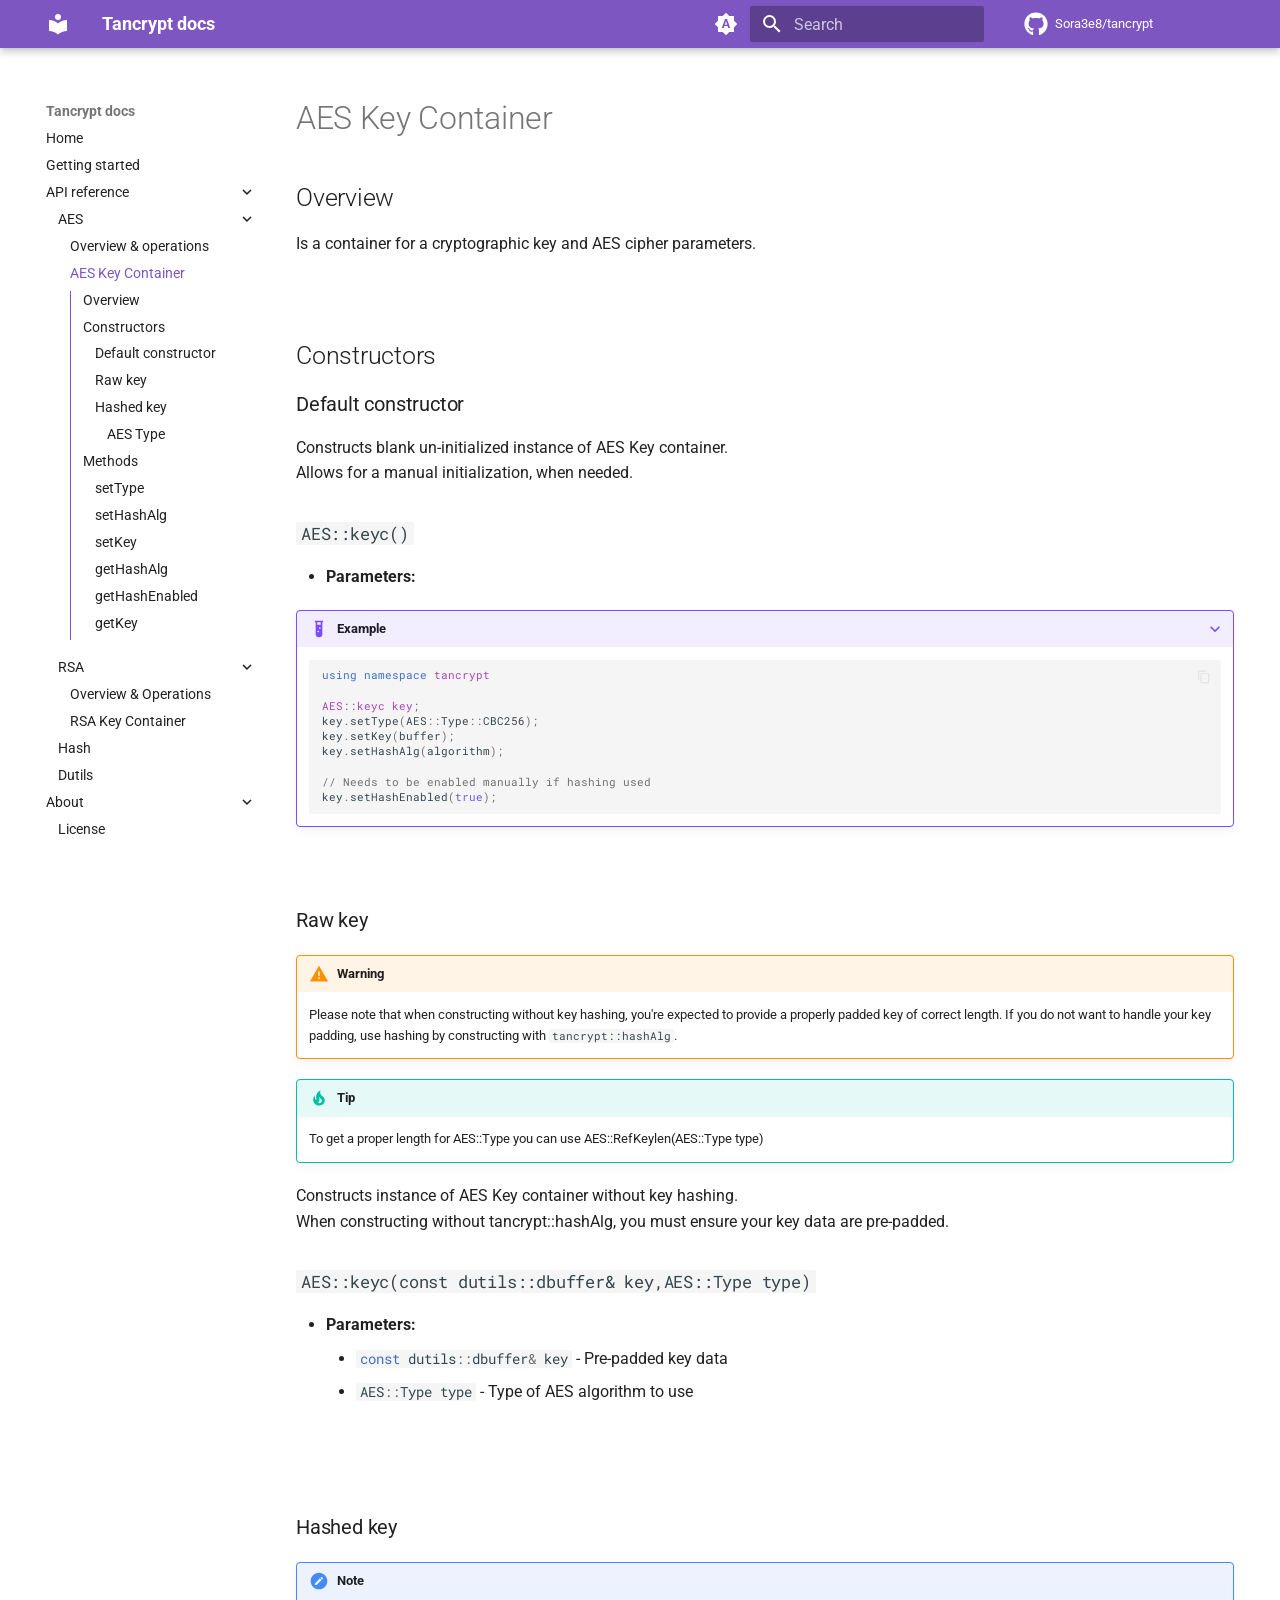
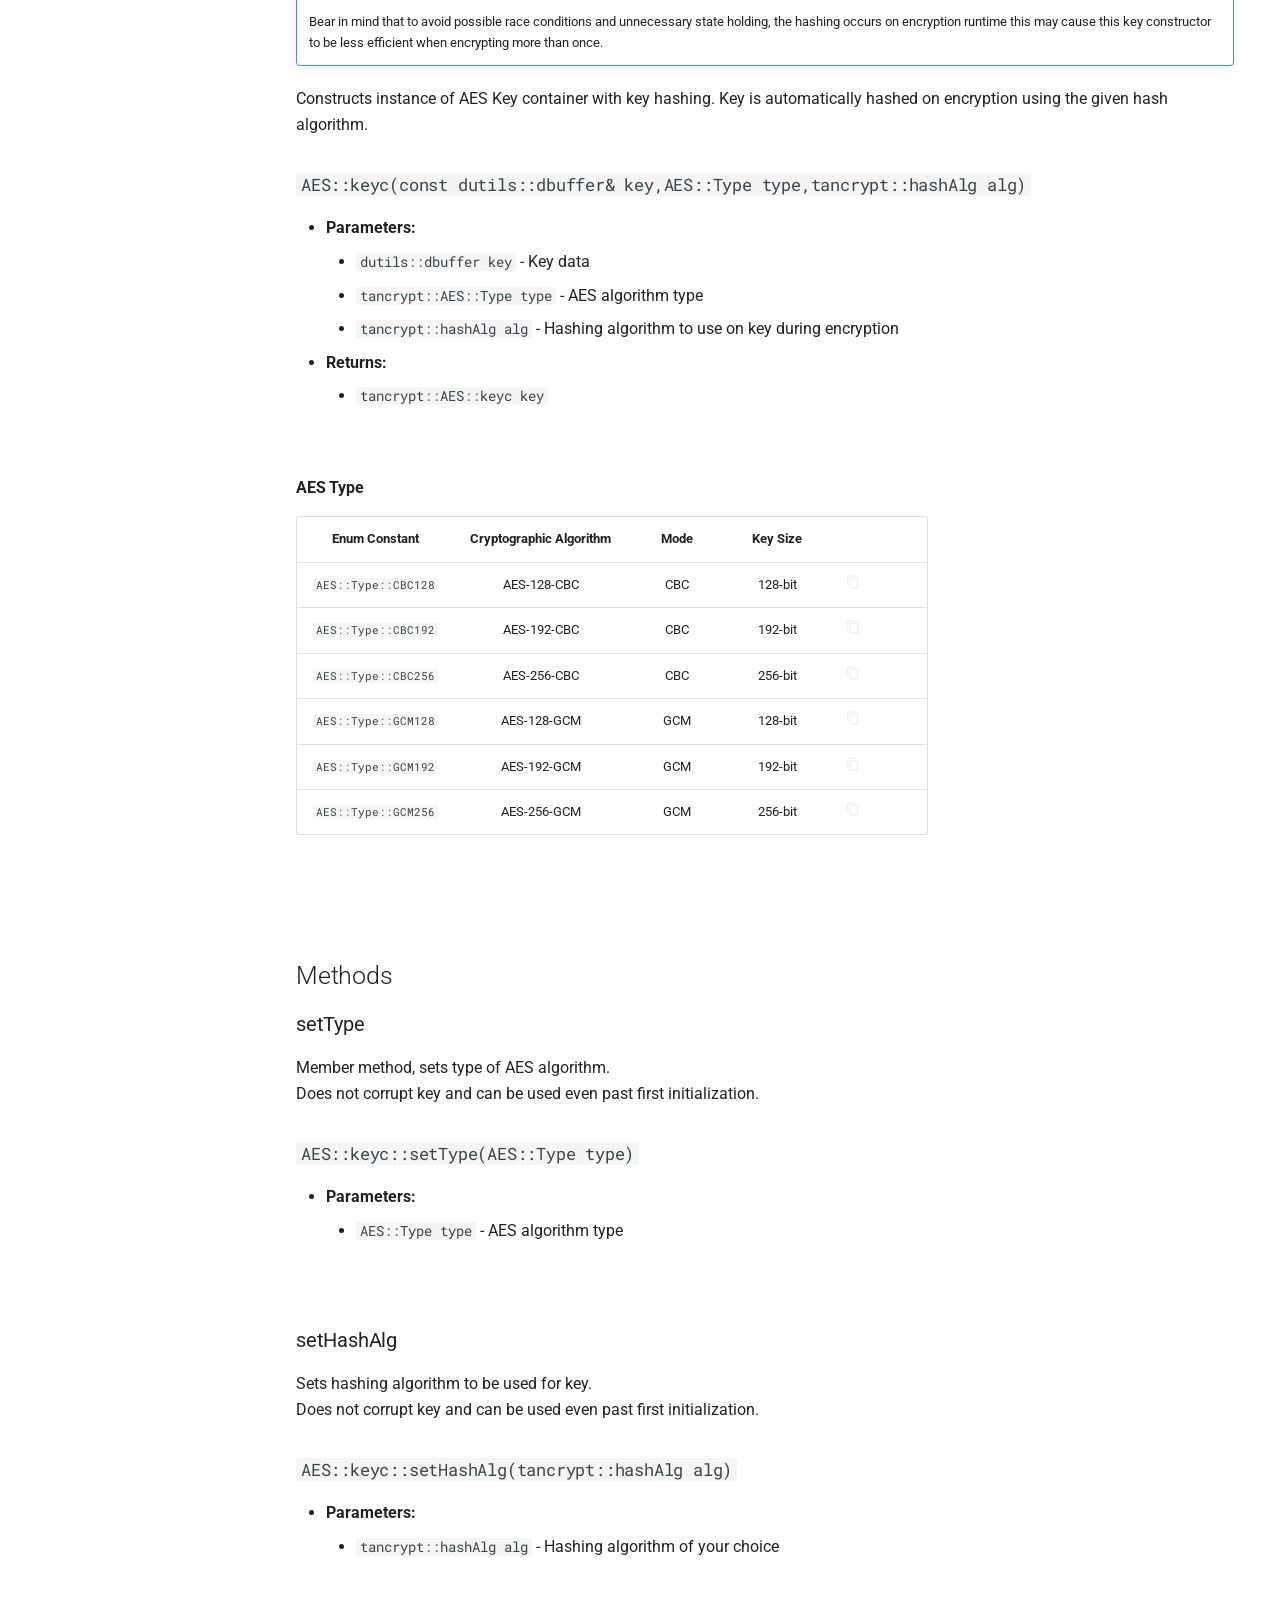
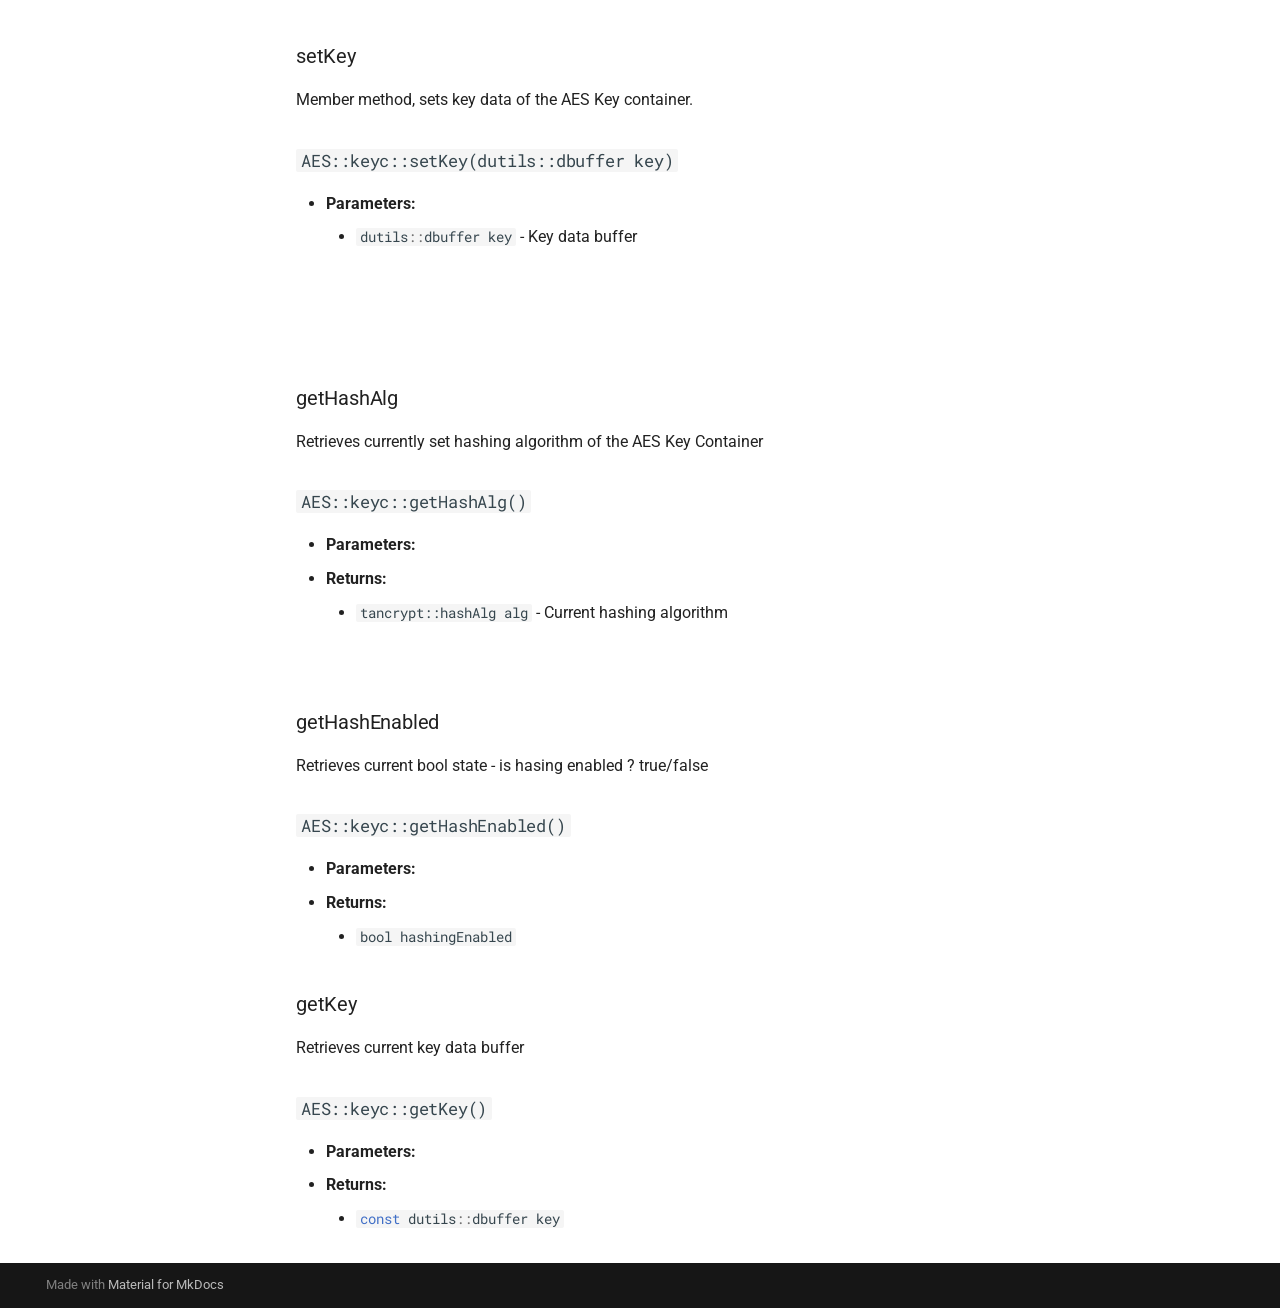
<file: docs/site/api/keyc/index.html>
<!doctype html>
<html lang="en" class="no-js">
  <head>
    
      <meta charset="utf-8">
      <meta name="viewport" content="width=device-width,initial-scale=1">
      
      
      
      
        <link rel="prev" href="../aes/">
      
      
        <link rel="next" href="../rsa/">
      
      
        
      
      
      <link rel="icon" href="../../assets/images/favicon.png">
      <meta name="generator" content="mkdocs-1.6.1, mkdocs-material-9.7.7">
    
    
      
        <title>AES Key Container - Tancrypt docs</title>
      
    
    
      <link rel="stylesheet" href="../../assets/stylesheets/main.ec1eaa64.min.css">
      
        
        <link rel="stylesheet" href="../../assets/stylesheets/palette.ab4e12ef.min.css">
      
      


    
    
      
    
    
      
        
        
        <link rel="preconnect" href="https://fonts.gstatic.com" crossorigin>
        <link rel="stylesheet" href="https://fonts.googleapis.com/css?family=Roboto:300,300i,400,400i,700,700i%7CRoboto+Mono:400,400i,700,700i&display=fallback">
        <style>:root{--md-text-font:"Roboto";--md-code-font:"Roboto Mono"}</style>
      
    
    
    <script>__md_scope=new URL("../..",location),__md_hash=e=>[...e].reduce(((e,_)=>(e<<5)-e+_.charCodeAt(0)),0),__md_get=(e,_=localStorage,t=__md_scope)=>JSON.parse(_.getItem(t.pathname+"."+e)),__md_set=(e,_,t=localStorage,a=__md_scope)=>{try{t.setItem(a.pathname+"."+e,JSON.stringify(_))}catch(e){}}</script>
    
      

    
    
  </head>
  
  
    
    
      
    
    
    
    
    <body dir="ltr" data-md-color-scheme="default" data-md-color-primary="indigo" data-md-color-accent="indigo">
  
    
    <input class="md-toggle" data-md-toggle="drawer" type="checkbox" id="__drawer" autocomplete="off">
    <input class="md-toggle" data-md-toggle="search" type="checkbox" id="__search" autocomplete="off">
    <label class="md-overlay" for="__drawer"></label>
    <div data-md-component="skip">
      
        
        <a href="#aes-key-container" class="md-skip">
          Skip to content
        </a>
      
    </div>
    <div data-md-component="announce">
      
    </div>
    
    
      

  

<header class="md-header md-header--shadow" data-md-component="header">
  <nav class="md-header__inner md-grid" aria-label="Header">
    <a href="../.." title="Tancrypt docs" class="md-header__button md-logo" aria-label="Tancrypt docs" data-md-component="logo">
      
  
  <svg xmlns="http://www.w3.org/2000/svg" viewBox="0 0 24 24"><path d="M12 8a3 3 0 0 0 3-3 3 3 0 0 0-3-3 3 3 0 0 0-3 3 3 3 0 0 0 3 3m0 3.54C9.64 9.35 6.5 8 3 8v11c3.5 0 6.64 1.35 9 3.54 2.36-2.19 5.5-3.54 9-3.54V8c-3.5 0-6.64 1.35-9 3.54"/></svg>

    </a>
    <label class="md-header__button md-icon" for="__drawer">
      
      <svg xmlns="http://www.w3.org/2000/svg" viewBox="0 0 24 24"><path d="M3 6h18v2H3zm0 5h18v2H3zm0 5h18v2H3z"/></svg>
    </label>
    <div class="md-header__title" data-md-component="header-title">
      <div class="md-header__ellipsis">
        <div class="md-header__topic">
          <span class="md-ellipsis">
            Tancrypt docs
          </span>
        </div>
        <div class="md-header__topic" data-md-component="header-topic">
          <span class="md-ellipsis">
            
              AES Key Container
            
          </span>
        </div>
      </div>
    </div>
    
      
        <form class="md-header__option" data-md-component="palette">
  
    
    
    
    <input class="md-option" data-md-color-media="(prefers-color-scheme)" data-md-color-scheme="default" data-md-color-primary="indigo" data-md-color-accent="indigo"  aria-label="Switch to light mode"  type="radio" name="__palette" id="__palette_0">
    
      <label class="md-header__button md-icon" title="Switch to light mode" for="__palette_1" hidden>
        <svg xmlns="http://www.w3.org/2000/svg" viewBox="0 0 24 24"><path d="m14.3 16-.7-2h-3.2l-.7 2H7.8L11 7h2l3.2 9zM20 8.69V4h-4.69L12 .69 8.69 4H4v4.69L.69 12 4 15.31V20h4.69L12 23.31 15.31 20H20v-4.69L23.31 12zm-9.15 3.96h2.3L12 9z"/></svg>
      </label>
    
  
    
    
    
    <input class="md-option" data-md-color-media="(prefers-color-scheme: light)" data-md-color-scheme="default" data-md-color-primary="deep-purple" data-md-color-accent="cyan"  aria-label="Switch to dark mode"  type="radio" name="__palette" id="__palette_1">
    
      <label class="md-header__button md-icon" title="Switch to dark mode" for="__palette_2" hidden>
        <svg xmlns="http://www.w3.org/2000/svg" viewBox="0 0 24 24"><path d="M12 8a4 4 0 0 0-4 4 4 4 0 0 0 4 4 4 4 0 0 0 4-4 4 4 0 0 0-4-4m0 10a6 6 0 0 1-6-6 6 6 0 0 1 6-6 6 6 0 0 1 6 6 6 6 0 0 1-6 6m8-9.31V4h-4.69L12 .69 8.69 4H4v4.69L.69 12 4 15.31V20h4.69L12 23.31 15.31 20H20v-4.69L23.31 12z"/></svg>
      </label>
    
  
    
    
    
    <input class="md-option" data-md-color-media="(prefers-color-scheme: dark)" data-md-color-scheme="slate" data-md-color-primary="deep-purple" data-md-color-accent="cyan"  aria-label="Switch to system preference"  type="radio" name="__palette" id="__palette_2">
    
      <label class="md-header__button md-icon" title="Switch to system preference" for="__palette_0" hidden>
        <svg xmlns="http://www.w3.org/2000/svg" viewBox="0 0 24 24"><path d="M12 18c-.89 0-1.74-.2-2.5-.55C11.56 16.5 13 14.42 13 12s-1.44-4.5-3.5-5.45C10.26 6.2 11.11 6 12 6a6 6 0 0 1 6 6 6 6 0 0 1-6 6m8-9.31V4h-4.69L12 .69 8.69 4H4v4.69L.69 12 4 15.31V20h4.69L12 23.31 15.31 20H20v-4.69L23.31 12z"/></svg>
      </label>
    
  
</form>
      
    
    
      <script>var palette=__md_get("__palette");if(palette&&palette.color){if("(prefers-color-scheme)"===palette.color.media){var media=matchMedia("(prefers-color-scheme: light)"),input=document.querySelector(media.matches?"[data-md-color-media='(prefers-color-scheme: light)']":"[data-md-color-media='(prefers-color-scheme: dark)']");palette.color.media=input.getAttribute("data-md-color-media"),palette.color.scheme=input.getAttribute("data-md-color-scheme"),palette.color.primary=input.getAttribute("data-md-color-primary"),palette.color.accent=input.getAttribute("data-md-color-accent")}for(var[key,value]of Object.entries(palette.color))document.body.setAttribute("data-md-color-"+key,value)}</script>
    
    
    
      
      
        <label class="md-header__button md-icon" for="__search">
          
          <svg xmlns="http://www.w3.org/2000/svg" viewBox="0 0 24 24"><path d="M9.5 3A6.5 6.5 0 0 1 16 9.5c0 1.61-.59 3.09-1.56 4.23l.27.27h.79l5 5-1.5 1.5-5-5v-.79l-.27-.27A6.52 6.52 0 0 1 9.5 16 6.5 6.5 0 0 1 3 9.5 6.5 6.5 0 0 1 9.5 3m0 2C7 5 5 7 5 9.5S7 14 9.5 14 14 12 14 9.5 12 5 9.5 5"/></svg>
        </label>
        <div class="md-search" data-md-component="search" role="dialog">
  <label class="md-search__overlay" for="__search"></label>
  <div class="md-search__inner" role="search">
    <form class="md-search__form" name="search">
      <input type="text" class="md-search__input" name="query" aria-label="Search" placeholder="Search" autocapitalize="off" autocorrect="off" autocomplete="off" spellcheck="false" data-md-component="search-query" required>
      <label class="md-search__icon md-icon" for="__search">
        
        <svg xmlns="http://www.w3.org/2000/svg" viewBox="0 0 24 24"><path d="M9.5 3A6.5 6.5 0 0 1 16 9.5c0 1.61-.59 3.09-1.56 4.23l.27.27h.79l5 5-1.5 1.5-5-5v-.79l-.27-.27A6.52 6.52 0 0 1 9.5 16 6.5 6.5 0 0 1 3 9.5 6.5 6.5 0 0 1 9.5 3m0 2C7 5 5 7 5 9.5S7 14 9.5 14 14 12 14 9.5 12 5 9.5 5"/></svg>
        
        <svg xmlns="http://www.w3.org/2000/svg" viewBox="0 0 24 24"><path d="M20 11v2H8l5.5 5.5-1.42 1.42L4.16 12l7.92-7.92L13.5 5.5 8 11z"/></svg>
      </label>
      <nav class="md-search__options" aria-label="Search">
        
        <button type="reset" class="md-search__icon md-icon" title="Clear" aria-label="Clear" tabindex="-1">
          
          <svg xmlns="http://www.w3.org/2000/svg" viewBox="0 0 24 24"><path d="M19 6.41 17.59 5 12 10.59 6.41 5 5 6.41 10.59 12 5 17.59 6.41 19 12 13.41 17.59 19 19 17.59 13.41 12z"/></svg>
        </button>
      </nav>
      
    </form>
    <div class="md-search__output">
      <div class="md-search__scrollwrap" tabindex="0" data-md-scrollfix>
        <div class="md-search-result" data-md-component="search-result">
          <div class="md-search-result__meta">
            Initializing search
          </div>
          <ol class="md-search-result__list" role="presentation"></ol>
        </div>
      </div>
    </div>
  </div>
</div>
      
    
    
      <div class="md-header__source">
        <a href="https://github.com/Sora3e8/tancrypt" title="Go to repository" class="md-source" data-md-component="source">
  <div class="md-source__icon md-icon">
    
    <svg xmlns="http://www.w3.org/2000/svg" viewBox="0 0 512 512"><!--! Font Awesome Free 7.1.0 by @fontawesome - https://fontawesome.com License - https://fontawesome.com/license/free (Icons: CC BY 4.0, Fonts: SIL OFL 1.1, Code: MIT License) Copyright 2025 Fonticons, Inc.--><path d="M173.9 397.4c0 2-2.3 3.6-5.2 3.6-3.3.3-5.6-1.3-5.6-3.6 0-2 2.3-3.6 5.2-3.6 3-.3 5.6 1.3 5.6 3.6m-31.1-4.5c-.7 2 1.3 4.3 4.3 4.9 2.6 1 5.6 0 6.2-2s-1.3-4.3-4.3-5.2c-2.6-.7-5.5.3-6.2 2.3m44.2-1.7c-2.9.7-4.9 2.6-4.6 4.9.3 2 2.9 3.3 5.9 2.6 2.9-.7 4.9-2.6 4.6-4.6-.3-1.9-3-3.2-5.9-2.9M252.8 8C114.1 8 8 113.3 8 252c0 110.9 69.8 205.8 169.5 239.2 12.8 2.3 17.3-5.6 17.3-12.1 0-6.2-.3-40.4-.3-61.4 0 0-70 15-84.7-29.8 0 0-11.4-29.1-27.8-36.6 0 0-22.9-15.7 1.6-15.4 0 0 24.9 2 38.6 25.8 21.9 38.6 58.6 27.5 72.9 20.9 2.3-16 8.8-27.1 16-33.7-55.9-6.2-112.3-14.3-112.3-110.5 0-27.5 7.6-41.3 23.6-58.9-2.6-6.5-11.1-33.3 2.6-67.9 20.9-6.5 69 27 69 27 20-5.6 41.5-8.5 62.8-8.5s42.8 2.9 62.8 8.5c0 0 48.1-33.6 69-27 13.7 34.7 5.2 61.4 2.6 67.9 16 17.7 25.8 31.5 25.8 58.9 0 96.5-58.9 104.2-114.8 110.5 9.2 7.9 17 22.9 17 46.4 0 33.7-.3 75.4-.3 83.6 0 6.5 4.6 14.4 17.3 12.1C436.2 457.8 504 362.9 504 252 504 113.3 391.5 8 252.8 8M105.2 352.9c-1.3 1-1 3.3.7 5.2 1.6 1.6 3.9 2.3 5.2 1 1.3-1 1-3.3-.7-5.2-1.6-1.6-3.9-2.3-5.2-1m-10.8-8.1c-.7 1.3.3 2.9 2.3 3.9 1.6 1 3.6.7 4.3-.7.7-1.3-.3-2.9-2.3-3.9-2-.6-3.6-.3-4.3.7m32.4 35.6c-1.6 1.3-1 4.3 1.3 6.2 2.3 2.3 5.2 2.6 6.5 1 1.3-1.3.7-4.3-1.3-6.2-2.2-2.3-5.2-2.6-6.5-1m-11.4-14.7c-1.6 1-1.6 3.6 0 5.9s4.3 3.3 5.6 2.3c1.6-1.3 1.6-3.9 0-6.2-1.4-2.3-4-3.3-5.6-2"/></svg>
  </div>
  <div class="md-source__repository">
    Sora3e8/tancrypt
  </div>
</a>
      </div>
    
  </nav>
  
</header>
    
    <div class="md-container" data-md-component="container">
      
      
        
          
        
      
      <main class="md-main" data-md-component="main">
        <div class="md-main__inner md-grid">
          
            
              
              <div class="md-sidebar md-sidebar--primary" data-md-component="sidebar" data-md-type="navigation" >
                <div class="md-sidebar__scrollwrap">
                  <div class="md-sidebar__inner">
                    



  

<nav class="md-nav md-nav--primary md-nav--integrated" aria-label="Navigation" data-md-level="0">
  <label class="md-nav__title" for="__drawer">
    <a href="../.." title="Tancrypt docs" class="md-nav__button md-logo" aria-label="Tancrypt docs" data-md-component="logo">
      
  
  <svg xmlns="http://www.w3.org/2000/svg" viewBox="0 0 24 24"><path d="M12 8a3 3 0 0 0 3-3 3 3 0 0 0-3-3 3 3 0 0 0-3 3 3 3 0 0 0 3 3m0 3.54C9.64 9.35 6.5 8 3 8v11c3.5 0 6.64 1.35 9 3.54 2.36-2.19 5.5-3.54 9-3.54V8c-3.5 0-6.64 1.35-9 3.54"/></svg>

    </a>
    Tancrypt docs
  </label>
  
    <div class="md-nav__source">
      <a href="https://github.com/Sora3e8/tancrypt" title="Go to repository" class="md-source" data-md-component="source">
  <div class="md-source__icon md-icon">
    
    <svg xmlns="http://www.w3.org/2000/svg" viewBox="0 0 512 512"><!--! Font Awesome Free 7.1.0 by @fontawesome - https://fontawesome.com License - https://fontawesome.com/license/free (Icons: CC BY 4.0, Fonts: SIL OFL 1.1, Code: MIT License) Copyright 2025 Fonticons, Inc.--><path d="M173.9 397.4c0 2-2.3 3.6-5.2 3.6-3.3.3-5.6-1.3-5.6-3.6 0-2 2.3-3.6 5.2-3.6 3-.3 5.6 1.3 5.6 3.6m-31.1-4.5c-.7 2 1.3 4.3 4.3 4.9 2.6 1 5.6 0 6.2-2s-1.3-4.3-4.3-5.2c-2.6-.7-5.5.3-6.2 2.3m44.2-1.7c-2.9.7-4.9 2.6-4.6 4.9.3 2 2.9 3.3 5.9 2.6 2.9-.7 4.9-2.6 4.6-4.6-.3-1.9-3-3.2-5.9-2.9M252.8 8C114.1 8 8 113.3 8 252c0 110.9 69.8 205.8 169.5 239.2 12.8 2.3 17.3-5.6 17.3-12.1 0-6.2-.3-40.4-.3-61.4 0 0-70 15-84.7-29.8 0 0-11.4-29.1-27.8-36.6 0 0-22.9-15.7 1.6-15.4 0 0 24.9 2 38.6 25.8 21.9 38.6 58.6 27.5 72.9 20.9 2.3-16 8.8-27.1 16-33.7-55.9-6.2-112.3-14.3-112.3-110.5 0-27.5 7.6-41.3 23.6-58.9-2.6-6.5-11.1-33.3 2.6-67.9 20.9-6.5 69 27 69 27 20-5.6 41.5-8.5 62.8-8.5s42.8 2.9 62.8 8.5c0 0 48.1-33.6 69-27 13.7 34.7 5.2 61.4 2.6 67.9 16 17.7 25.8 31.5 25.8 58.9 0 96.5-58.9 104.2-114.8 110.5 9.2 7.9 17 22.9 17 46.4 0 33.7-.3 75.4-.3 83.6 0 6.5 4.6 14.4 17.3 12.1C436.2 457.8 504 362.9 504 252 504 113.3 391.5 8 252.8 8M105.2 352.9c-1.3 1-1 3.3.7 5.2 1.6 1.6 3.9 2.3 5.2 1 1.3-1 1-3.3-.7-5.2-1.6-1.6-3.9-2.3-5.2-1m-10.8-8.1c-.7 1.3.3 2.9 2.3 3.9 1.6 1 3.6.7 4.3-.7.7-1.3-.3-2.9-2.3-3.9-2-.6-3.6-.3-4.3.7m32.4 35.6c-1.6 1.3-1 4.3 1.3 6.2 2.3 2.3 5.2 2.6 6.5 1 1.3-1.3.7-4.3-1.3-6.2-2.2-2.3-5.2-2.6-6.5-1m-11.4-14.7c-1.6 1-1.6 3.6 0 5.9s4.3 3.3 5.6 2.3c1.6-1.3 1.6-3.9 0-6.2-1.4-2.3-4-3.3-5.6-2"/></svg>
  </div>
  <div class="md-source__repository">
    Sora3e8/tancrypt
  </div>
</a>
    </div>
  
  <ul class="md-nav__list" data-md-scrollfix>
    
      
      
  
  
  
  
    <li class="md-nav__item">
      <a href="../.." class="md-nav__link">
        
  
  
  <span class="md-ellipsis">
    
  
    Home
  

    
  </span>
  
  

      </a>
    </li>
  

    
      
      
  
  
  
  
    <li class="md-nav__item">
      <a href="../../getting-started/" class="md-nav__link">
        
  
  
  <span class="md-ellipsis">
    
  
    Getting started
  

    
  </span>
  
  

      </a>
    </li>
  

    
      
      
  
  
    
  
  
  
    
    
      
        
      
        
      
        
      
        
      
    
    
    
    
    <li class="md-nav__item md-nav__item--active md-nav__item--nested">
      
        
        
        <input class="md-nav__toggle md-toggle " type="checkbox" id="__nav_3" checked>
        
          
          <label class="md-nav__link" for="__nav_3" id="__nav_3_label" tabindex="0">
            
  
  
  <span class="md-ellipsis">
    
  
    API reference
  

    
  </span>
  
  

            <span class="md-nav__icon md-icon"></span>
          </label>
        
        <nav class="md-nav" data-md-level="1" aria-labelledby="__nav_3_label" aria-expanded="true">
          <label class="md-nav__title" for="__nav_3">
            <span class="md-nav__icon md-icon"></span>
            
  
    API reference
  

          </label>
          <ul class="md-nav__list" data-md-scrollfix>
            
              
                
  
  
    
  
  
  
    
    
      
        
      
        
      
    
    
    
    
    <li class="md-nav__item md-nav__item--active md-nav__item--nested">
      
        
        
        <input class="md-nav__toggle md-toggle " type="checkbox" id="__nav_3_1" checked>
        
          
          <label class="md-nav__link" for="__nav_3_1" id="__nav_3_1_label" tabindex="0">
            
  
  
  <span class="md-ellipsis">
    
  
    AES
  

    
  </span>
  
  

            <span class="md-nav__icon md-icon"></span>
          </label>
        
        <nav class="md-nav" data-md-level="2" aria-labelledby="__nav_3_1_label" aria-expanded="true">
          <label class="md-nav__title" for="__nav_3_1">
            <span class="md-nav__icon md-icon"></span>
            
  
    AES
  

          </label>
          <ul class="md-nav__list" data-md-scrollfix>
            
              
                
  
  
  
  
    <li class="md-nav__item">
      <a href="../aes/" class="md-nav__link">
        
  
  
  <span class="md-ellipsis">
    
  
    Overview & operations
  

    
  </span>
  
  

      </a>
    </li>
  

              
            
              
                
  
  
    
  
  
  
    <li class="md-nav__item md-nav__item--active">
      
      <input class="md-nav__toggle md-toggle" type="checkbox" id="__toc">
      
      
        
      
      
        <label class="md-nav__link md-nav__link--active" for="__toc">
          
  
  
  <span class="md-ellipsis">
    
  
    AES Key Container
  

    
  </span>
  
  

          <span class="md-nav__icon md-icon"></span>
        </label>
      
      <a href="./" class="md-nav__link md-nav__link--active">
        
  
  
  <span class="md-ellipsis">
    
  
    AES Key Container
  

    
  </span>
  
  

      </a>
      
        

<nav class="md-nav md-nav--secondary" aria-label="Table of contents">
  
  
  
    
  
  
    <label class="md-nav__title" for="__toc">
      <span class="md-nav__icon md-icon"></span>
      Table of contents
    </label>
    <ul class="md-nav__list" data-md-component="toc" data-md-scrollfix>
      
        <li class="md-nav__item">
  <a href="#overview" class="md-nav__link">
    <span class="md-ellipsis">
      
        Overview
      
    </span>
  </a>
  
</li>
      
        <li class="md-nav__item">
  <a href="#constructors" class="md-nav__link">
    <span class="md-ellipsis">
      
        Constructors
      
    </span>
  </a>
  
    <nav class="md-nav" aria-label="Constructors">
      <ul class="md-nav__list">
        
          <li class="md-nav__item">
  <a href="#default-constructor" class="md-nav__link">
    <span class="md-ellipsis">
      
        Default constructor
      
    </span>
  </a>
  
</li>
        
          <li class="md-nav__item">
  <a href="#raw-key" class="md-nav__link">
    <span class="md-ellipsis">
      
        Raw key
      
    </span>
  </a>
  
</li>
        
          <li class="md-nav__item">
  <a href="#hashed-key" class="md-nav__link">
    <span class="md-ellipsis">
      
        Hashed key
      
    </span>
  </a>
  
    <nav class="md-nav" aria-label="Hashed key">
      <ul class="md-nav__list">
        
          <li class="md-nav__item">
  <a href="#aes-type" class="md-nav__link">
    <span class="md-ellipsis">
      
        AES Type
      
    </span>
  </a>
  
</li>
        
      </ul>
    </nav>
  
</li>
        
      </ul>
    </nav>
  
</li>
      
        <li class="md-nav__item">
  <a href="#methods" class="md-nav__link">
    <span class="md-ellipsis">
      
        Methods
      
    </span>
  </a>
  
    <nav class="md-nav" aria-label="Methods">
      <ul class="md-nav__list">
        
          <li class="md-nav__item">
  <a href="#settype" class="md-nav__link">
    <span class="md-ellipsis">
      
        setType
      
    </span>
  </a>
  
</li>
        
          <li class="md-nav__item">
  <a href="#sethashalg" class="md-nav__link">
    <span class="md-ellipsis">
      
        setHashAlg
      
    </span>
  </a>
  
</li>
        
          <li class="md-nav__item">
  <a href="#setkey" class="md-nav__link">
    <span class="md-ellipsis">
      
        setKey
      
    </span>
  </a>
  
</li>
        
          <li class="md-nav__item">
  <a href="#gethashalg" class="md-nav__link">
    <span class="md-ellipsis">
      
        getHashAlg
      
    </span>
  </a>
  
</li>
        
          <li class="md-nav__item">
  <a href="#gethashenabled" class="md-nav__link">
    <span class="md-ellipsis">
      
        getHashEnabled
      
    </span>
  </a>
  
</li>
        
          <li class="md-nav__item">
  <a href="#getkey" class="md-nav__link">
    <span class="md-ellipsis">
      
        getKey
      
    </span>
  </a>
  
</li>
        
      </ul>
    </nav>
  
</li>
      
    </ul>
  
</nav>
      
    </li>
  

              
            
          </ul>
        </nav>
      
    </li>
  

              
            
              
                
  
  
  
  
    
    
      
        
      
        
      
    
    
    
    
    <li class="md-nav__item md-nav__item--nested">
      
        
        
          
        
        <input class="md-nav__toggle md-toggle md-toggle--indeterminate" type="checkbox" id="__nav_3_2" >
        
          
          <label class="md-nav__link" for="__nav_3_2" id="__nav_3_2_label" tabindex="0">
            
  
  
  <span class="md-ellipsis">
    
  
    RSA
  

    
  </span>
  
  

            <span class="md-nav__icon md-icon"></span>
          </label>
        
        <nav class="md-nav" data-md-level="2" aria-labelledby="__nav_3_2_label" aria-expanded="false">
          <label class="md-nav__title" for="__nav_3_2">
            <span class="md-nav__icon md-icon"></span>
            
  
    RSA
  

          </label>
          <ul class="md-nav__list" data-md-scrollfix>
            
              
                
  
  
  
  
    <li class="md-nav__item">
      <a href="../rsa/" class="md-nav__link">
        
  
  
  <span class="md-ellipsis">
    
  
    Overview & Operations
  

    
  </span>
  
  

      </a>
    </li>
  

              
            
              
                
  
  
  
  
    <li class="md-nav__item">
      <a href="../pkic/" class="md-nav__link">
        
  
  
  <span class="md-ellipsis">
    
  
    RSA Key Container
  

    
  </span>
  
  

      </a>
    </li>
  

              
            
          </ul>
        </nav>
      
    </li>
  

              
            
              
                
  
  
  
  
    <li class="md-nav__item">
      <a href="../hash/" class="md-nav__link">
        
  
  
  <span class="md-ellipsis">
    
  
    Hash
  

    
  </span>
  
  

      </a>
    </li>
  

              
            
              
                
  
  
  
  
    <li class="md-nav__item">
      <a href="../dutils/" class="md-nav__link">
        
  
  
  <span class="md-ellipsis">
    
  
    Dutils
  

    
  </span>
  
  

      </a>
    </li>
  

              
            
          </ul>
        </nav>
      
    </li>
  

    
      
      
  
  
  
  
    
    
      
        
      
    
    
    
    
    <li class="md-nav__item md-nav__item--nested">
      
        
        
          
        
        <input class="md-nav__toggle md-toggle md-toggle--indeterminate" type="checkbox" id="__nav_4" >
        
          
          <label class="md-nav__link" for="__nav_4" id="__nav_4_label" tabindex="0">
            
  
  
  <span class="md-ellipsis">
    
  
    About
  

    
  </span>
  
  

            <span class="md-nav__icon md-icon"></span>
          </label>
        
        <nav class="md-nav" data-md-level="1" aria-labelledby="__nav_4_label" aria-expanded="false">
          <label class="md-nav__title" for="__nav_4">
            <span class="md-nav__icon md-icon"></span>
            
  
    About
  

          </label>
          <ul class="md-nav__list" data-md-scrollfix>
            
              
                
  
  
  
  
    <li class="md-nav__item">
      <a href="../../license/" class="md-nav__link">
        
  
  
  <span class="md-ellipsis">
    
  
    License
  

    
  </span>
  
  

      </a>
    </li>
  

              
            
          </ul>
        </nav>
      
    </li>
  

    
  </ul>
</nav>
                  </div>
                </div>
              </div>
            
            
          
          
            <div class="md-content" data-md-component="content">
              
              <article class="md-content__inner md-typeset">
                
                  


  
  


<h1 id="aes-key-container">AES Key Container</h1>
<h2 id="overview">Overview</h2>
<p>Is a container for a cryptographic key and AES cipher parameters.</p>
<p><br/></p>
<h2 id="constructors">Constructors</h2>
<h3 id="default-constructor">Default constructor</h3>
<p>Constructs blank un-initialized instance of AES Key container.<br />
Allows for a manual initialization, when needed.</p>
<h3><code>AES::keyc()</code></h3>

<ul>
<li><strong>Parameters:</strong></li>
</ul>
<details class="example" open="open">
<summary>Example</summary>
<div class="language-cpp highlight"><pre><span></span><code><span id="__span-0-1"><a id="__codelineno-0-1" name="__codelineno-0-1" href="#__codelineno-0-1"></a><span class="k">using</span><span class="w"> </span><span class="k">namespace</span><span class="w"> </span><span class="nn">tancrypt</span>
</span><span id="__span-0-2"><a id="__codelineno-0-2" name="__codelineno-0-2" href="#__codelineno-0-2"></a>
</span><span id="__span-0-3"><a id="__codelineno-0-3" name="__codelineno-0-3" href="#__codelineno-0-3"></a><span class="nn">AES</span><span class="o">::</span><span class="nn">keyc</span><span class="w"> </span><span class="nn">key</span><span class="p">;</span>
</span><span id="__span-0-4"><a id="__codelineno-0-4" name="__codelineno-0-4" href="#__codelineno-0-4"></a><span class="n">key</span><span class="p">.</span><span class="n">setType</span><span class="p">(</span><span class="n">AES</span><span class="o">::</span><span class="n">Type</span><span class="o">::</span><span class="n">CBC256</span><span class="p">);</span>
</span><span id="__span-0-5"><a id="__codelineno-0-5" name="__codelineno-0-5" href="#__codelineno-0-5"></a><span class="n">key</span><span class="p">.</span><span class="n">setKey</span><span class="p">(</span><span class="n">buffer</span><span class="p">);</span>
</span><span id="__span-0-6"><a id="__codelineno-0-6" name="__codelineno-0-6" href="#__codelineno-0-6"></a><span class="n">key</span><span class="p">.</span><span class="n">setHashAlg</span><span class="p">(</span><span class="n">algorithm</span><span class="p">);</span>
</span><span id="__span-0-7"><a id="__codelineno-0-7" name="__codelineno-0-7" href="#__codelineno-0-7"></a>
</span><span id="__span-0-8"><a id="__codelineno-0-8" name="__codelineno-0-8" href="#__codelineno-0-8"></a><span class="c1">// Needs to be enabled manually if hashing used</span>
</span><span id="__span-0-9"><a id="__codelineno-0-9" name="__codelineno-0-9" href="#__codelineno-0-9"></a><span class="n">key</span><span class="p">.</span><span class="n">setHashEnabled</span><span class="p">(</span><span class="nb">true</span><span class="p">);</span><span class="w"> </span>
</span></code></pre></div>
</details>
<p><br/></p>
<h3 id="raw-key">Raw key</h3>
<div class="admonition warning">
<p class="admonition-title">Warning</p>
<p>Please note that when constructing without key hashing,
you're expected to provide a properly padded key of correct length.
If you do not want to handle your key padding, use hashing by constructing with <code>tancrypt::hashAlg</code>.</p>
</div>
<div class="admonition tip">
<p class="admonition-title">Tip</p>
<p>To get a proper length for AES::Type you can use AES::RefKeylen(AES::Type type)</p>
</div>
<p>Constructs instance of AES Key container without key hashing.<br />
When constructing without tancrypt::hashAlg, you must ensure your key data are pre-padded.</p>
<h3><code> AES::keyc(const dutils::dbuffer& key,AES::Type type)</code></h3>

<ul>
<li><strong>Parameters:</strong><ul>
<li><code class="language-cpp highlight"><span class="k">const</span><span class="w"> </span><span class="n">dutils</span><span class="o">::</span><span class="n">dbuffer</span><span class="o">&amp;</span><span class="w"> </span><span class="n">key</span></code> - Pre-padded key data</li>
<li><code class="language-cpp highlight"><span class="n">AES</span><span class="o">::</span><span class="n">Type</span><span class="w"> </span><span class="n">type</span></code> - Type of AES algorithm to use</li>
</ul>
</li>
</ul>
<p><br/>
<br/></p>
<h3 id="hashed-key">Hashed key</h3>
<div class="admonition note">
<p class="admonition-title">Note</p>
<p>Bear in mind that to avoid possible race conditions and unnecessary state holding,
the hashing occurs on encryption runtime this may cause this key constructor to be less efficient when encrypting more than once.</p>
</div>
<p>Constructs instance of AES Key container with key hashing.
Key is automatically hashed on encryption using the given hash algorithm.</p>
<h3><code>AES::keyc(const dutils::dbuffer& key,AES::Type type,tancrypt::hashAlg alg)</code></h3>

<ul>
<li><strong>Parameters:</strong><ul>
<li><code class="language-cpp highlight"><span class="n">dutils</span><span class="o">::</span><span class="n">dbuffer</span><span class="w"> </span><span class="n">key</span></code> - Key data</li>
<li><code class="language-cpp highlight"><span class="n">tancrypt</span><span class="o">::</span><span class="n">AES</span><span class="o">::</span><span class="n">Type</span><span class="w"> </span><span class="n">type</span></code> - AES algorithm type</li>
<li><code class="language-cpp highlight"><span class="n">tancrypt</span><span class="o">::</span><span class="n">hashAlg</span><span class="w"> </span><span class="n">alg</span></code> - Hashing algorithm to use on key during encryption</li>
</ul>
</li>
<li><strong>Returns:</strong><ul>
<li><code class="language-cpp highlight"><span class="n">tancrypt</span><span class="o">::</span><span class="n">AES</span><span class="o">::</span><span class="n">keyc</span><span class="w"> </span><span class="n">key</span></code></li>
</ul>
</li>
</ul>
<p></br></p>
<h4 id="aes-type">AES Type</h4>
<table>
<thead>
<tr>
<th style="text-align: center;">Enum Constant</th>
<th style="text-align: center;">Cryptographic Algorithm</th>
<th style="text-align: center;">Mode</th>
<th style="text-align: center;">Key Size</th>
<th style="text-align: center;"></th>
</tr>
</thead>
<tbody>
<tr>
<td style="text-align: center;"><code class="language-cpp highlight"><span class="n">AES</span><span class="o">::</span><span class="n">Type</span><span class="o">::</span><span class="n">CBC128</span></code></td>
<td style="text-align: center;">AES-128-CBC</td>
<td style="text-align: center;">CBC</td>
<td style="text-align: center;">128-bit</td>
<td style="text-align: center;"><span class="md-code__button"  title="Copy to clipboard" data-clipboard-text="AES::Type::CBC128" data-md-type="copy"></span></td>
</tr>
<tr>
<td style="text-align: center;"><code class="language-cpp highlight"><span class="n">AES</span><span class="o">::</span><span class="n">Type</span><span class="o">::</span><span class="n">CBC192</span></code></td>
<td style="text-align: center;">AES-192-CBC</td>
<td style="text-align: center;">CBC</td>
<td style="text-align: center;">192-bit</td>
<td style="text-align: center;"><span class="md-code__button"  title="Copy to clipboard" data-clipboard-text="AES::Type::CBC192" data-md-type="copy"></span></td>
</tr>
<tr>
<td style="text-align: center;"><code class="language-cpp highlight"><span class="n">AES</span><span class="o">::</span><span class="n">Type</span><span class="o">::</span><span class="n">CBC256</span></code></td>
<td style="text-align: center;">AES-256-CBC</td>
<td style="text-align: center;">CBC</td>
<td style="text-align: center;">256-bit</td>
<td style="text-align: center;"><span class="md-code__button"  title="Copy to clipboard" data-clipboard-text="AES::Type::CBC256" data-md-type="copy"></span></td>
</tr>
<tr>
<td style="text-align: center;"><code class="language-cpp highlight"><span class="n">AES</span><span class="o">::</span><span class="n">Type</span><span class="o">::</span><span class="n">GCM128</span></code></td>
<td style="text-align: center;">AES-128-GCM</td>
<td style="text-align: center;">GCM</td>
<td style="text-align: center;">128-bit</td>
<td style="text-align: center;"><span class="md-code__button"  title="Copy to clipboard" data-clipboard-text="AES::Type::GCM128" data-md-type="copy"></span></td>
</tr>
<tr>
<td style="text-align: center;"><code class="language-cpp highlight"><span class="n">AES</span><span class="o">::</span><span class="n">Type</span><span class="o">::</span><span class="n">GCM192</span></code></td>
<td style="text-align: center;">AES-192-GCM</td>
<td style="text-align: center;">GCM</td>
<td style="text-align: center;">192-bit</td>
<td style="text-align: center;"><span class="md-code__button"  title="Copy to clipboard" data-clipboard-text="AES::Type::GCM192" data-md-type="copy"></span></td>
</tr>
<tr>
<td style="text-align: center;"><code class="language-cpp highlight"><span class="n">AES</span><span class="o">::</span><span class="n">Type</span><span class="o">::</span><span class="n">GCM256</span></code></td>
<td style="text-align: center;">AES-256-GCM</td>
<td style="text-align: center;">GCM</td>
<td style="text-align: center;">256-bit</td>
<td style="text-align: center;"><span class="md-code__button"  title="Copy to clipboard" data-clipboard-text="AES::Type::GCM256" data-md-type="copy"></span></td>
</tr>
</tbody>
</table>
<p></br>
</br></p>
<h2 id="methods">Methods</h2>
<h3 id="settype">setType</h3>
<p>Member method, sets type of AES algorithm.<br />
Does not corrupt key and can be used even past first initialization.</p>
<h3><code>AES::keyc::setType(AES::Type type)</code></h3>

<ul>
<li><strong>Parameters:</strong><ul>
<li><code class="language-cpp highlight"><span class="n">AES</span><span class="o">::</span><span class="n">Type</span><span class="w"> </span><span class="n">type</span></code> - AES algorithm type</li>
</ul>
</li>
</ul>
<p></br></p>
<h3 id="sethashalg">setHashAlg</h3>
<p>Sets hashing algorithm to be used for key.<br />
Does not corrupt key and can be used even past first initialization.</p>
<h3><code>AES::keyc::setHashAlg(tancrypt::hashAlg alg)</code></h3>

<ul>
<li><strong>Parameters:</strong><ul>
<li><code class="language-cpp highlight"><span class="n">tancrypt</span><span class="o">::</span><span class="n">hashAlg</span><span class="w"> </span><span class="n">alg</span></code> - Hashing algorithm of your choice</li>
</ul>
</li>
</ul>
<p></br></p>
<h3 id="setkey">setKey</h3>
<p>Member method, sets key data of the AES Key container.</p>
<h3><code>AES::keyc::setKey(dutils::dbuffer key)</code></h3>

<ul>
<li><strong>Parameters:</strong><ul>
<li><code class="language-cpp highlight"><span class="n">dutils</span><span class="o">::</span><span class="n">dbuffer</span><span class="w"> </span><span class="n">key</span></code> - Key data buffer</li>
</ul>
</li>
</ul>
<p></br>
</br>
</br></p>
<h3 id="gethashalg">getHashAlg</h3>
<p>Retrieves currently set hashing algorithm of the AES Key Container</p>
<h3><code>AES::keyc::getHashAlg()</code></h3>

<ul>
<li><strong>Parameters:</strong></li>
<li><strong>Returns:</strong><ul>
<li><code>tancrypt::hashAlg alg</code> - Current hashing algorithm</li>
</ul>
</li>
</ul>
<p></br></p>
<h3 id="gethashenabled">getHashEnabled</h3>
<p>Retrieves current bool state - is hasing enabled ? true/false</p>
<h3><code>AES::keyc::getHashEnabled()</code></h3>

<ul>
<li><strong>Parameters:</strong></li>
<li><strong>Returns:</strong><ul>
<li><code>bool hashingEnabled</code></li>
</ul>
</li>
</ul>
<h3 id="getkey">getKey</h3>
<p>Retrieves current key data buffer</p>
<h3><code>AES::keyc::getKey()</code></h3>

<ul>
<li><strong>Parameters:</strong></li>
<li><strong>Returns:</strong><ul>
<li><code class="language-cpp highlight"><span class="k">const</span><span class="w"> </span><span class="n">dutils</span><span class="o">::</span><span class="n">dbuffer</span><span class="w"> </span><span class="n">key</span></code></li>
</ul>
</li>
</ul>












                
              </article>
            </div>
          
          
<script>var target=document.getElementById(location.hash.slice(1));target&&target.name&&(target.checked=target.name.startsWith("__tabbed_"))</script>
        </div>
        
      </main>
      
        <footer class="md-footer">
  
  <div class="md-footer-meta md-typeset">
    <div class="md-footer-meta__inner md-grid">
      <div class="md-copyright">
  
  
    Made with
    <a href="https://squidfunk.github.io/mkdocs-material/" target="_blank" rel="noopener">
      Material for MkDocs
    </a>
  
</div>
      
    </div>
  </div>
</footer>
      
    </div>
    <div class="md-dialog" data-md-component="dialog">
      <div class="md-dialog__inner md-typeset"></div>
    </div>
    
    
    
      
      
      <script id="__config" type="application/json">{"annotate": null, "base": "../..", "features": ["content.code.copy", "navigation.indexes", "navigation.expand", "navigation.tracking", "toc.integrate"], "search": "../../assets/javascripts/workers/search.2c215733.min.js", "tags": null, "translations": {"clipboard.copied": "Copied to clipboard", "clipboard.copy": "Copy to clipboard", "search.result.more.one": "1 more on this page", "search.result.more.other": "# more on this page", "search.result.none": "No matching documents", "search.result.one": "1 matching document", "search.result.other": "# matching documents", "search.result.placeholder": "Type to start searching", "search.result.term.missing": "Missing", "select.version": "Select version"}, "version": null}</script>
    
    
      <script src="../../assets/javascripts/bundle.d7400e89.min.js"></script>
      
    
  </body>
</html>
</file>
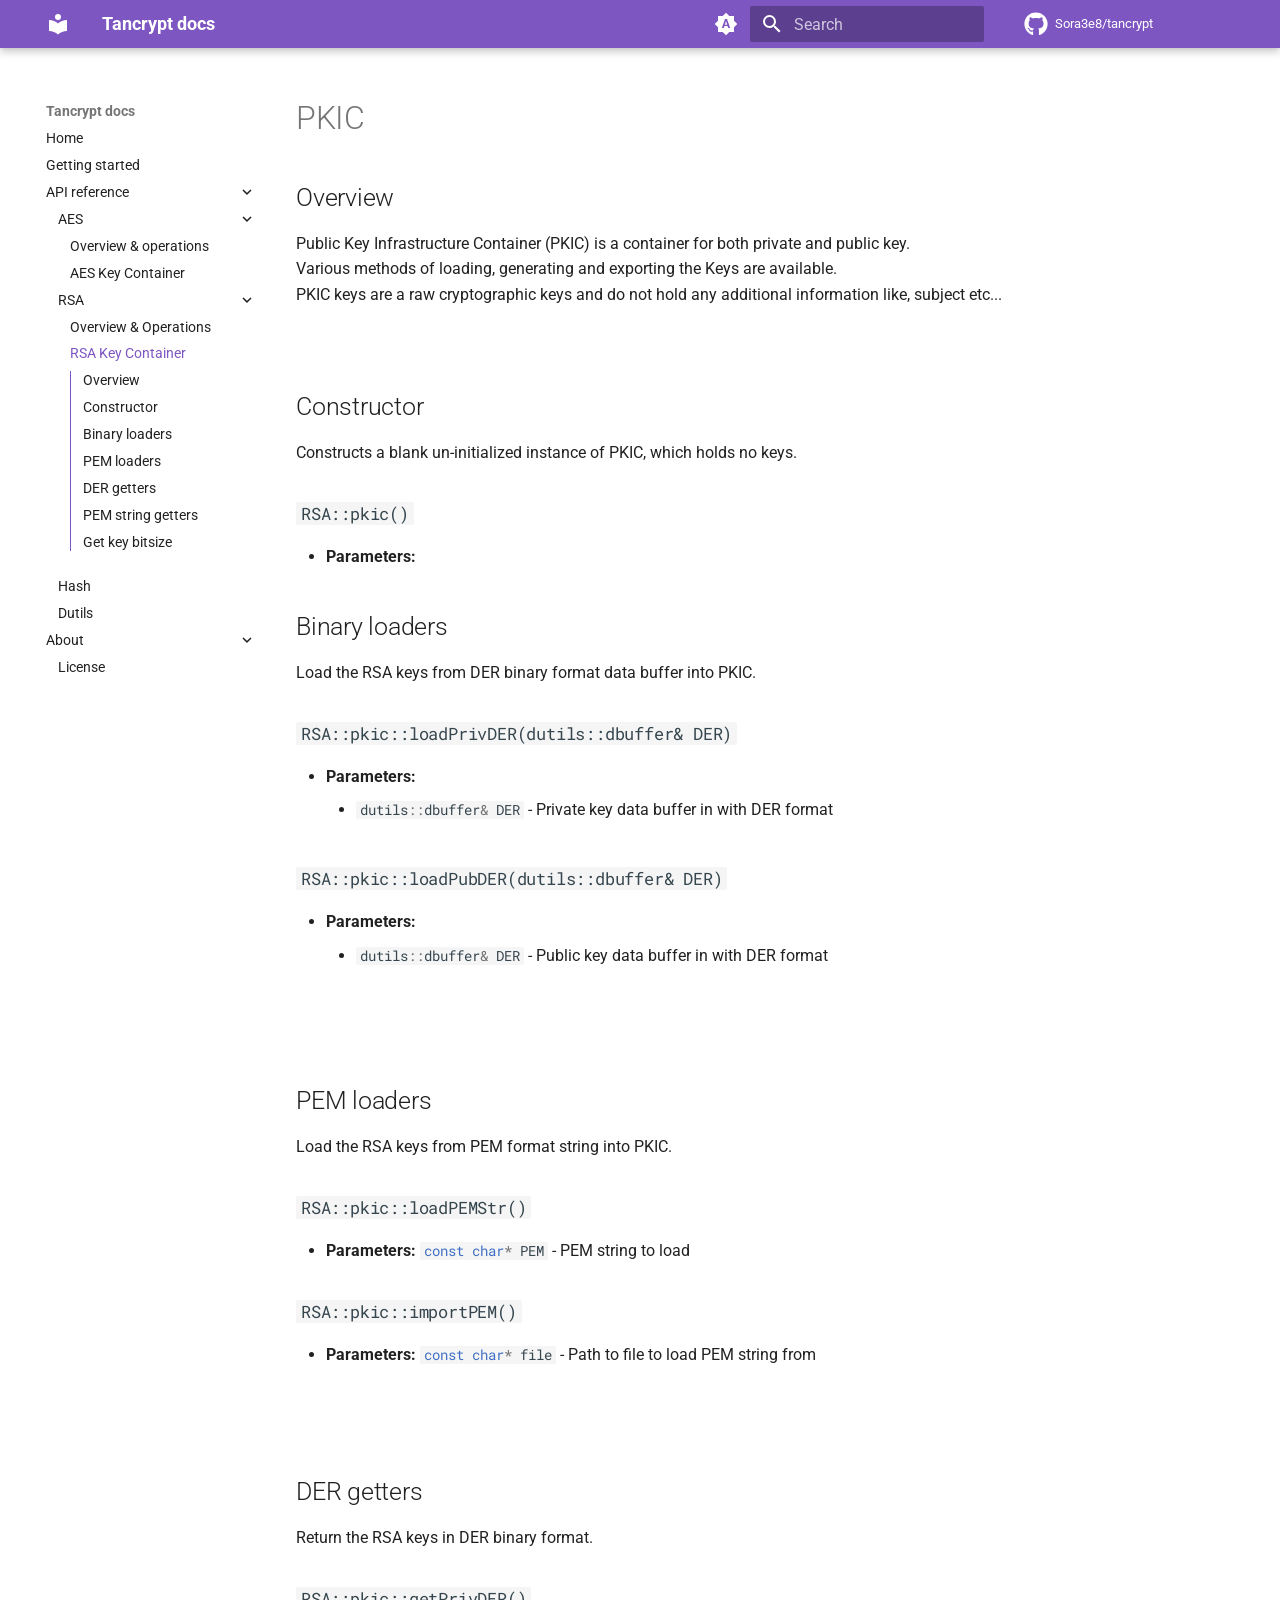
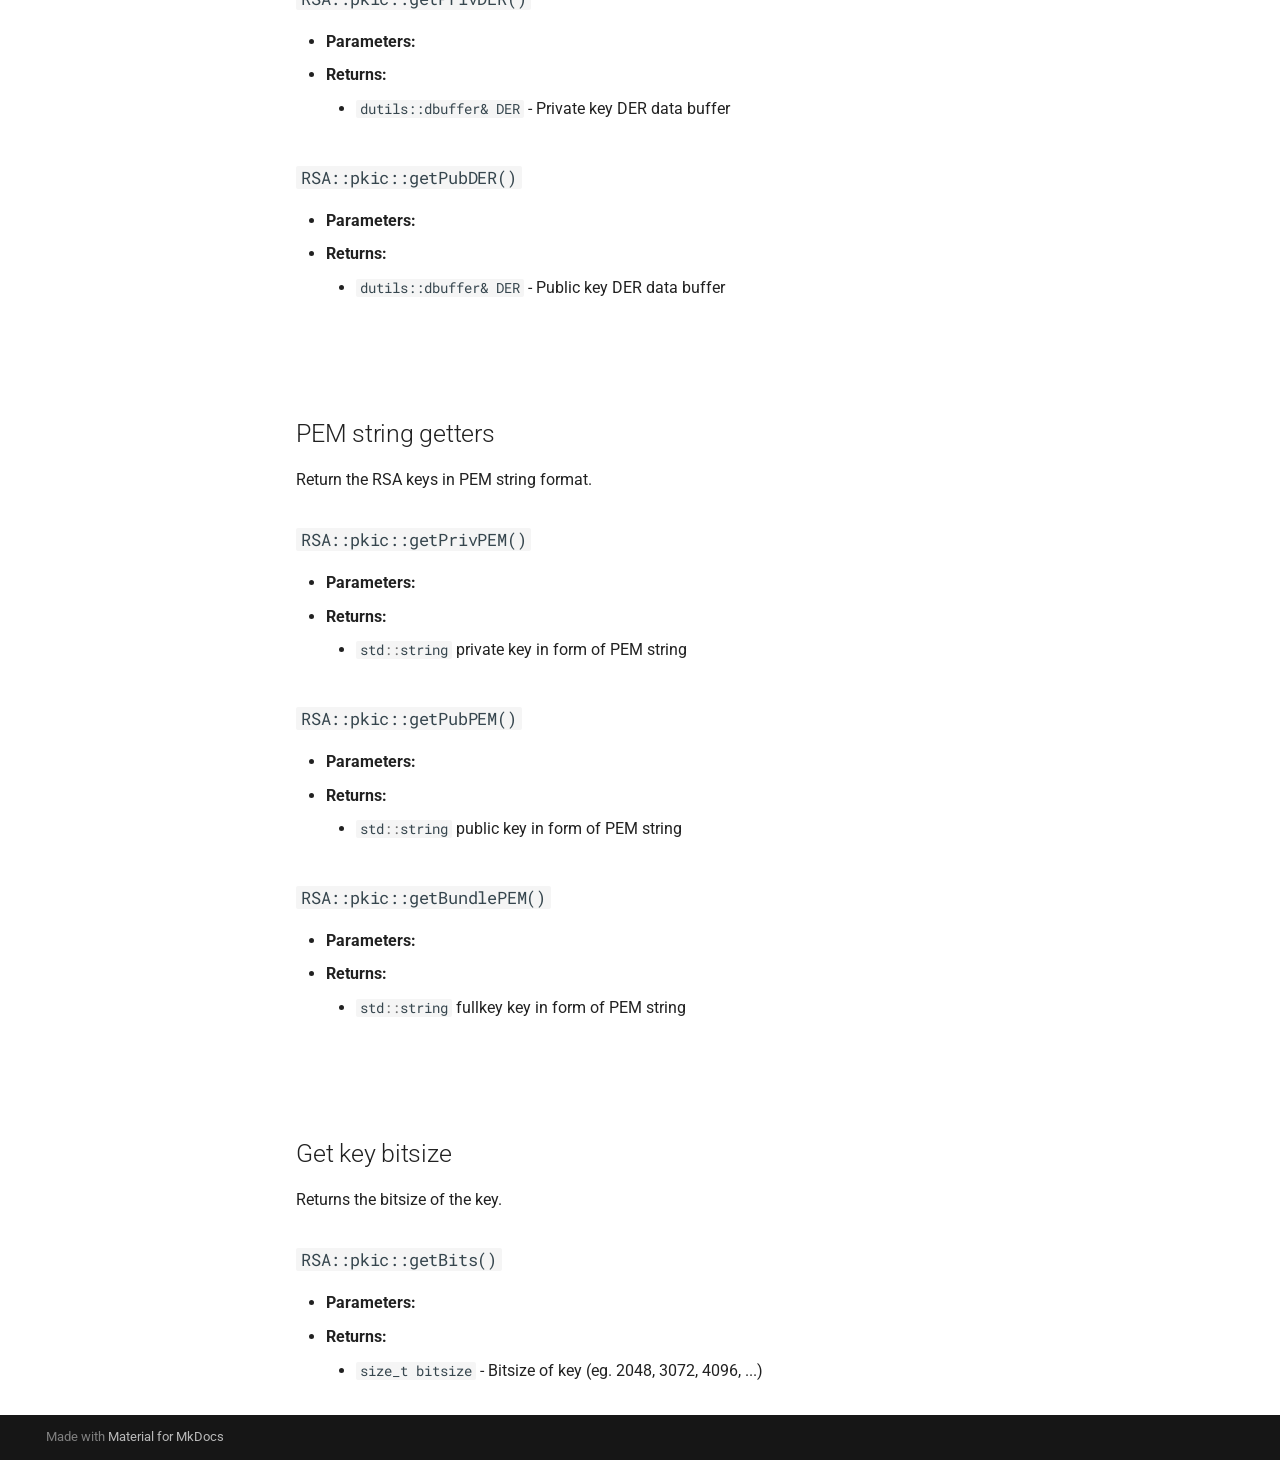
<file: docs/site/api/pkic/index.html>
<!doctype html>
<html lang="en" class="no-js">
  <head>
    
      <meta charset="utf-8">
      <meta name="viewport" content="width=device-width,initial-scale=1">
      
      
      
      
        <link rel="prev" href="../rsa/">
      
      
        <link rel="next" href="../hash/">
      
      
        
      
      
      <link rel="icon" href="../../assets/images/favicon.png">
      <meta name="generator" content="mkdocs-1.6.1, mkdocs-material-9.7.7">
    
    
      
        <title>RSA Key Container - Tancrypt docs</title>
      
    
    
      <link rel="stylesheet" href="../../assets/stylesheets/main.ec1eaa64.min.css">
      
        
        <link rel="stylesheet" href="../../assets/stylesheets/palette.ab4e12ef.min.css">
      
      


    
    
      
    
    
      
        
        
        <link rel="preconnect" href="https://fonts.gstatic.com" crossorigin>
        <link rel="stylesheet" href="https://fonts.googleapis.com/css?family=Roboto:300,300i,400,400i,700,700i%7CRoboto+Mono:400,400i,700,700i&display=fallback">
        <style>:root{--md-text-font:"Roboto";--md-code-font:"Roboto Mono"}</style>
      
    
    
    <script>__md_scope=new URL("../..",location),__md_hash=e=>[...e].reduce(((e,_)=>(e<<5)-e+_.charCodeAt(0)),0),__md_get=(e,_=localStorage,t=__md_scope)=>JSON.parse(_.getItem(t.pathname+"."+e)),__md_set=(e,_,t=localStorage,a=__md_scope)=>{try{t.setItem(a.pathname+"."+e,JSON.stringify(_))}catch(e){}}</script>
    
      

    
    
  </head>
  
  
    
    
      
    
    
    
    
    <body dir="ltr" data-md-color-scheme="default" data-md-color-primary="indigo" data-md-color-accent="indigo">
  
    
    <input class="md-toggle" data-md-toggle="drawer" type="checkbox" id="__drawer" autocomplete="off">
    <input class="md-toggle" data-md-toggle="search" type="checkbox" id="__search" autocomplete="off">
    <label class="md-overlay" for="__drawer"></label>
    <div data-md-component="skip">
      
        
        <a href="#pkic" class="md-skip">
          Skip to content
        </a>
      
    </div>
    <div data-md-component="announce">
      
    </div>
    
    
      

  

<header class="md-header md-header--shadow" data-md-component="header">
  <nav class="md-header__inner md-grid" aria-label="Header">
    <a href="../.." title="Tancrypt docs" class="md-header__button md-logo" aria-label="Tancrypt docs" data-md-component="logo">
      
  
  <svg xmlns="http://www.w3.org/2000/svg" viewBox="0 0 24 24"><path d="M12 8a3 3 0 0 0 3-3 3 3 0 0 0-3-3 3 3 0 0 0-3 3 3 3 0 0 0 3 3m0 3.54C9.64 9.35 6.5 8 3 8v11c3.5 0 6.64 1.35 9 3.54 2.36-2.19 5.5-3.54 9-3.54V8c-3.5 0-6.64 1.35-9 3.54"/></svg>

    </a>
    <label class="md-header__button md-icon" for="__drawer">
      
      <svg xmlns="http://www.w3.org/2000/svg" viewBox="0 0 24 24"><path d="M3 6h18v2H3zm0 5h18v2H3zm0 5h18v2H3z"/></svg>
    </label>
    <div class="md-header__title" data-md-component="header-title">
      <div class="md-header__ellipsis">
        <div class="md-header__topic">
          <span class="md-ellipsis">
            Tancrypt docs
          </span>
        </div>
        <div class="md-header__topic" data-md-component="header-topic">
          <span class="md-ellipsis">
            
              RSA Key Container
            
          </span>
        </div>
      </div>
    </div>
    
      
        <form class="md-header__option" data-md-component="palette">
  
    
    
    
    <input class="md-option" data-md-color-media="(prefers-color-scheme)" data-md-color-scheme="default" data-md-color-primary="indigo" data-md-color-accent="indigo"  aria-label="Switch to light mode"  type="radio" name="__palette" id="__palette_0">
    
      <label class="md-header__button md-icon" title="Switch to light mode" for="__palette_1" hidden>
        <svg xmlns="http://www.w3.org/2000/svg" viewBox="0 0 24 24"><path d="m14.3 16-.7-2h-3.2l-.7 2H7.8L11 7h2l3.2 9zM20 8.69V4h-4.69L12 .69 8.69 4H4v4.69L.69 12 4 15.31V20h4.69L12 23.31 15.31 20H20v-4.69L23.31 12zm-9.15 3.96h2.3L12 9z"/></svg>
      </label>
    
  
    
    
    
    <input class="md-option" data-md-color-media="(prefers-color-scheme: light)" data-md-color-scheme="default" data-md-color-primary="deep-purple" data-md-color-accent="cyan"  aria-label="Switch to dark mode"  type="radio" name="__palette" id="__palette_1">
    
      <label class="md-header__button md-icon" title="Switch to dark mode" for="__palette_2" hidden>
        <svg xmlns="http://www.w3.org/2000/svg" viewBox="0 0 24 24"><path d="M12 8a4 4 0 0 0-4 4 4 4 0 0 0 4 4 4 4 0 0 0 4-4 4 4 0 0 0-4-4m0 10a6 6 0 0 1-6-6 6 6 0 0 1 6-6 6 6 0 0 1 6 6 6 6 0 0 1-6 6m8-9.31V4h-4.69L12 .69 8.69 4H4v4.69L.69 12 4 15.31V20h4.69L12 23.31 15.31 20H20v-4.69L23.31 12z"/></svg>
      </label>
    
  
    
    
    
    <input class="md-option" data-md-color-media="(prefers-color-scheme: dark)" data-md-color-scheme="slate" data-md-color-primary="deep-purple" data-md-color-accent="cyan"  aria-label="Switch to system preference"  type="radio" name="__palette" id="__palette_2">
    
      <label class="md-header__button md-icon" title="Switch to system preference" for="__palette_0" hidden>
        <svg xmlns="http://www.w3.org/2000/svg" viewBox="0 0 24 24"><path d="M12 18c-.89 0-1.74-.2-2.5-.55C11.56 16.5 13 14.42 13 12s-1.44-4.5-3.5-5.45C10.26 6.2 11.11 6 12 6a6 6 0 0 1 6 6 6 6 0 0 1-6 6m8-9.31V4h-4.69L12 .69 8.69 4H4v4.69L.69 12 4 15.31V20h4.69L12 23.31 15.31 20H20v-4.69L23.31 12z"/></svg>
      </label>
    
  
</form>
      
    
    
      <script>var palette=__md_get("__palette");if(palette&&palette.color){if("(prefers-color-scheme)"===palette.color.media){var media=matchMedia("(prefers-color-scheme: light)"),input=document.querySelector(media.matches?"[data-md-color-media='(prefers-color-scheme: light)']":"[data-md-color-media='(prefers-color-scheme: dark)']");palette.color.media=input.getAttribute("data-md-color-media"),palette.color.scheme=input.getAttribute("data-md-color-scheme"),palette.color.primary=input.getAttribute("data-md-color-primary"),palette.color.accent=input.getAttribute("data-md-color-accent")}for(var[key,value]of Object.entries(palette.color))document.body.setAttribute("data-md-color-"+key,value)}</script>
    
    
    
      
      
        <label class="md-header__button md-icon" for="__search">
          
          <svg xmlns="http://www.w3.org/2000/svg" viewBox="0 0 24 24"><path d="M9.5 3A6.5 6.5 0 0 1 16 9.5c0 1.61-.59 3.09-1.56 4.23l.27.27h.79l5 5-1.5 1.5-5-5v-.79l-.27-.27A6.52 6.52 0 0 1 9.5 16 6.5 6.5 0 0 1 3 9.5 6.5 6.5 0 0 1 9.5 3m0 2C7 5 5 7 5 9.5S7 14 9.5 14 14 12 14 9.5 12 5 9.5 5"/></svg>
        </label>
        <div class="md-search" data-md-component="search" role="dialog">
  <label class="md-search__overlay" for="__search"></label>
  <div class="md-search__inner" role="search">
    <form class="md-search__form" name="search">
      <input type="text" class="md-search__input" name="query" aria-label="Search" placeholder="Search" autocapitalize="off" autocorrect="off" autocomplete="off" spellcheck="false" data-md-component="search-query" required>
      <label class="md-search__icon md-icon" for="__search">
        
        <svg xmlns="http://www.w3.org/2000/svg" viewBox="0 0 24 24"><path d="M9.5 3A6.5 6.5 0 0 1 16 9.5c0 1.61-.59 3.09-1.56 4.23l.27.27h.79l5 5-1.5 1.5-5-5v-.79l-.27-.27A6.52 6.52 0 0 1 9.5 16 6.5 6.5 0 0 1 3 9.5 6.5 6.5 0 0 1 9.5 3m0 2C7 5 5 7 5 9.5S7 14 9.5 14 14 12 14 9.5 12 5 9.5 5"/></svg>
        
        <svg xmlns="http://www.w3.org/2000/svg" viewBox="0 0 24 24"><path d="M20 11v2H8l5.5 5.5-1.42 1.42L4.16 12l7.92-7.92L13.5 5.5 8 11z"/></svg>
      </label>
      <nav class="md-search__options" aria-label="Search">
        
        <button type="reset" class="md-search__icon md-icon" title="Clear" aria-label="Clear" tabindex="-1">
          
          <svg xmlns="http://www.w3.org/2000/svg" viewBox="0 0 24 24"><path d="M19 6.41 17.59 5 12 10.59 6.41 5 5 6.41 10.59 12 5 17.59 6.41 19 12 13.41 17.59 19 19 17.59 13.41 12z"/></svg>
        </button>
      </nav>
      
    </form>
    <div class="md-search__output">
      <div class="md-search__scrollwrap" tabindex="0" data-md-scrollfix>
        <div class="md-search-result" data-md-component="search-result">
          <div class="md-search-result__meta">
            Initializing search
          </div>
          <ol class="md-search-result__list" role="presentation"></ol>
        </div>
      </div>
    </div>
  </div>
</div>
      
    
    
      <div class="md-header__source">
        <a href="https://github.com/Sora3e8/tancrypt" title="Go to repository" class="md-source" data-md-component="source">
  <div class="md-source__icon md-icon">
    
    <svg xmlns="http://www.w3.org/2000/svg" viewBox="0 0 512 512"><!--! Font Awesome Free 7.1.0 by @fontawesome - https://fontawesome.com License - https://fontawesome.com/license/free (Icons: CC BY 4.0, Fonts: SIL OFL 1.1, Code: MIT License) Copyright 2025 Fonticons, Inc.--><path d="M173.9 397.4c0 2-2.3 3.6-5.2 3.6-3.3.3-5.6-1.3-5.6-3.6 0-2 2.3-3.6 5.2-3.6 3-.3 5.6 1.3 5.6 3.6m-31.1-4.5c-.7 2 1.3 4.3 4.3 4.9 2.6 1 5.6 0 6.2-2s-1.3-4.3-4.3-5.2c-2.6-.7-5.5.3-6.2 2.3m44.2-1.7c-2.9.7-4.9 2.6-4.6 4.9.3 2 2.9 3.3 5.9 2.6 2.9-.7 4.9-2.6 4.6-4.6-.3-1.9-3-3.2-5.9-2.9M252.8 8C114.1 8 8 113.3 8 252c0 110.9 69.8 205.8 169.5 239.2 12.8 2.3 17.3-5.6 17.3-12.1 0-6.2-.3-40.4-.3-61.4 0 0-70 15-84.7-29.8 0 0-11.4-29.1-27.8-36.6 0 0-22.9-15.7 1.6-15.4 0 0 24.9 2 38.6 25.8 21.9 38.6 58.6 27.5 72.9 20.9 2.3-16 8.8-27.1 16-33.7-55.9-6.2-112.3-14.3-112.3-110.5 0-27.5 7.6-41.3 23.6-58.9-2.6-6.5-11.1-33.3 2.6-67.9 20.9-6.5 69 27 69 27 20-5.6 41.5-8.5 62.8-8.5s42.8 2.9 62.8 8.5c0 0 48.1-33.6 69-27 13.7 34.7 5.2 61.4 2.6 67.9 16 17.7 25.8 31.5 25.8 58.9 0 96.5-58.9 104.2-114.8 110.5 9.2 7.9 17 22.9 17 46.4 0 33.7-.3 75.4-.3 83.6 0 6.5 4.6 14.4 17.3 12.1C436.2 457.8 504 362.9 504 252 504 113.3 391.5 8 252.8 8M105.2 352.9c-1.3 1-1 3.3.7 5.2 1.6 1.6 3.9 2.3 5.2 1 1.3-1 1-3.3-.7-5.2-1.6-1.6-3.9-2.3-5.2-1m-10.8-8.1c-.7 1.3.3 2.9 2.3 3.9 1.6 1 3.6.7 4.3-.7.7-1.3-.3-2.9-2.3-3.9-2-.6-3.6-.3-4.3.7m32.4 35.6c-1.6 1.3-1 4.3 1.3 6.2 2.3 2.3 5.2 2.6 6.5 1 1.3-1.3.7-4.3-1.3-6.2-2.2-2.3-5.2-2.6-6.5-1m-11.4-14.7c-1.6 1-1.6 3.6 0 5.9s4.3 3.3 5.6 2.3c1.6-1.3 1.6-3.9 0-6.2-1.4-2.3-4-3.3-5.6-2"/></svg>
  </div>
  <div class="md-source__repository">
    Sora3e8/tancrypt
  </div>
</a>
      </div>
    
  </nav>
  
</header>
    
    <div class="md-container" data-md-component="container">
      
      
        
          
        
      
      <main class="md-main" data-md-component="main">
        <div class="md-main__inner md-grid">
          
            
              
              <div class="md-sidebar md-sidebar--primary" data-md-component="sidebar" data-md-type="navigation" >
                <div class="md-sidebar__scrollwrap">
                  <div class="md-sidebar__inner">
                    



  

<nav class="md-nav md-nav--primary md-nav--integrated" aria-label="Navigation" data-md-level="0">
  <label class="md-nav__title" for="__drawer">
    <a href="../.." title="Tancrypt docs" class="md-nav__button md-logo" aria-label="Tancrypt docs" data-md-component="logo">
      
  
  <svg xmlns="http://www.w3.org/2000/svg" viewBox="0 0 24 24"><path d="M12 8a3 3 0 0 0 3-3 3 3 0 0 0-3-3 3 3 0 0 0-3 3 3 3 0 0 0 3 3m0 3.54C9.64 9.35 6.5 8 3 8v11c3.5 0 6.64 1.35 9 3.54 2.36-2.19 5.5-3.54 9-3.54V8c-3.5 0-6.64 1.35-9 3.54"/></svg>

    </a>
    Tancrypt docs
  </label>
  
    <div class="md-nav__source">
      <a href="https://github.com/Sora3e8/tancrypt" title="Go to repository" class="md-source" data-md-component="source">
  <div class="md-source__icon md-icon">
    
    <svg xmlns="http://www.w3.org/2000/svg" viewBox="0 0 512 512"><!--! Font Awesome Free 7.1.0 by @fontawesome - https://fontawesome.com License - https://fontawesome.com/license/free (Icons: CC BY 4.0, Fonts: SIL OFL 1.1, Code: MIT License) Copyright 2025 Fonticons, Inc.--><path d="M173.9 397.4c0 2-2.3 3.6-5.2 3.6-3.3.3-5.6-1.3-5.6-3.6 0-2 2.3-3.6 5.2-3.6 3-.3 5.6 1.3 5.6 3.6m-31.1-4.5c-.7 2 1.3 4.3 4.3 4.9 2.6 1 5.6 0 6.2-2s-1.3-4.3-4.3-5.2c-2.6-.7-5.5.3-6.2 2.3m44.2-1.7c-2.9.7-4.9 2.6-4.6 4.9.3 2 2.9 3.3 5.9 2.6 2.9-.7 4.9-2.6 4.6-4.6-.3-1.9-3-3.2-5.9-2.9M252.8 8C114.1 8 8 113.3 8 252c0 110.9 69.8 205.8 169.5 239.2 12.8 2.3 17.3-5.6 17.3-12.1 0-6.2-.3-40.4-.3-61.4 0 0-70 15-84.7-29.8 0 0-11.4-29.1-27.8-36.6 0 0-22.9-15.7 1.6-15.4 0 0 24.9 2 38.6 25.8 21.9 38.6 58.6 27.5 72.9 20.9 2.3-16 8.8-27.1 16-33.7-55.9-6.2-112.3-14.3-112.3-110.5 0-27.5 7.6-41.3 23.6-58.9-2.6-6.5-11.1-33.3 2.6-67.9 20.9-6.5 69 27 69 27 20-5.6 41.5-8.5 62.8-8.5s42.8 2.9 62.8 8.5c0 0 48.1-33.6 69-27 13.7 34.7 5.2 61.4 2.6 67.9 16 17.7 25.8 31.5 25.8 58.9 0 96.5-58.9 104.2-114.8 110.5 9.2 7.9 17 22.9 17 46.4 0 33.7-.3 75.4-.3 83.6 0 6.5 4.6 14.4 17.3 12.1C436.2 457.8 504 362.9 504 252 504 113.3 391.5 8 252.8 8M105.2 352.9c-1.3 1-1 3.3.7 5.2 1.6 1.6 3.9 2.3 5.2 1 1.3-1 1-3.3-.7-5.2-1.6-1.6-3.9-2.3-5.2-1m-10.8-8.1c-.7 1.3.3 2.9 2.3 3.9 1.6 1 3.6.7 4.3-.7.7-1.3-.3-2.9-2.3-3.9-2-.6-3.6-.3-4.3.7m32.4 35.6c-1.6 1.3-1 4.3 1.3 6.2 2.3 2.3 5.2 2.6 6.5 1 1.3-1.3.7-4.3-1.3-6.2-2.2-2.3-5.2-2.6-6.5-1m-11.4-14.7c-1.6 1-1.6 3.6 0 5.9s4.3 3.3 5.6 2.3c1.6-1.3 1.6-3.9 0-6.2-1.4-2.3-4-3.3-5.6-2"/></svg>
  </div>
  <div class="md-source__repository">
    Sora3e8/tancrypt
  </div>
</a>
    </div>
  
  <ul class="md-nav__list" data-md-scrollfix>
    
      
      
  
  
  
  
    <li class="md-nav__item">
      <a href="../.." class="md-nav__link">
        
  
  
  <span class="md-ellipsis">
    
  
    Home
  

    
  </span>
  
  

      </a>
    </li>
  

    
      
      
  
  
  
  
    <li class="md-nav__item">
      <a href="../../getting-started/" class="md-nav__link">
        
  
  
  <span class="md-ellipsis">
    
  
    Getting started
  

    
  </span>
  
  

      </a>
    </li>
  

    
      
      
  
  
    
  
  
  
    
    
      
        
      
        
      
        
      
        
      
    
    
    
    
    <li class="md-nav__item md-nav__item--active md-nav__item--nested">
      
        
        
        <input class="md-nav__toggle md-toggle " type="checkbox" id="__nav_3" checked>
        
          
          <label class="md-nav__link" for="__nav_3" id="__nav_3_label" tabindex="0">
            
  
  
  <span class="md-ellipsis">
    
  
    API reference
  

    
  </span>
  
  

            <span class="md-nav__icon md-icon"></span>
          </label>
        
        <nav class="md-nav" data-md-level="1" aria-labelledby="__nav_3_label" aria-expanded="true">
          <label class="md-nav__title" for="__nav_3">
            <span class="md-nav__icon md-icon"></span>
            
  
    API reference
  

          </label>
          <ul class="md-nav__list" data-md-scrollfix>
            
              
                
  
  
  
  
    
    
      
        
      
        
      
    
    
    
    
    <li class="md-nav__item md-nav__item--nested">
      
        
        
          
        
        <input class="md-nav__toggle md-toggle md-toggle--indeterminate" type="checkbox" id="__nav_3_1" >
        
          
          <label class="md-nav__link" for="__nav_3_1" id="__nav_3_1_label" tabindex="0">
            
  
  
  <span class="md-ellipsis">
    
  
    AES
  

    
  </span>
  
  

            <span class="md-nav__icon md-icon"></span>
          </label>
        
        <nav class="md-nav" data-md-level="2" aria-labelledby="__nav_3_1_label" aria-expanded="false">
          <label class="md-nav__title" for="__nav_3_1">
            <span class="md-nav__icon md-icon"></span>
            
  
    AES
  

          </label>
          <ul class="md-nav__list" data-md-scrollfix>
            
              
                
  
  
  
  
    <li class="md-nav__item">
      <a href="../aes/" class="md-nav__link">
        
  
  
  <span class="md-ellipsis">
    
  
    Overview & operations
  

    
  </span>
  
  

      </a>
    </li>
  

              
            
              
                
  
  
  
  
    <li class="md-nav__item">
      <a href="../keyc/" class="md-nav__link">
        
  
  
  <span class="md-ellipsis">
    
  
    AES Key Container
  

    
  </span>
  
  

      </a>
    </li>
  

              
            
          </ul>
        </nav>
      
    </li>
  

              
            
              
                
  
  
    
  
  
  
    
    
      
        
      
        
      
    
    
    
    
    <li class="md-nav__item md-nav__item--active md-nav__item--nested">
      
        
        
        <input class="md-nav__toggle md-toggle " type="checkbox" id="__nav_3_2" checked>
        
          
          <label class="md-nav__link" for="__nav_3_2" id="__nav_3_2_label" tabindex="0">
            
  
  
  <span class="md-ellipsis">
    
  
    RSA
  

    
  </span>
  
  

            <span class="md-nav__icon md-icon"></span>
          </label>
        
        <nav class="md-nav" data-md-level="2" aria-labelledby="__nav_3_2_label" aria-expanded="true">
          <label class="md-nav__title" for="__nav_3_2">
            <span class="md-nav__icon md-icon"></span>
            
  
    RSA
  

          </label>
          <ul class="md-nav__list" data-md-scrollfix>
            
              
                
  
  
  
  
    <li class="md-nav__item">
      <a href="../rsa/" class="md-nav__link">
        
  
  
  <span class="md-ellipsis">
    
  
    Overview & Operations
  

    
  </span>
  
  

      </a>
    </li>
  

              
            
              
                
  
  
    
  
  
  
    <li class="md-nav__item md-nav__item--active">
      
      <input class="md-nav__toggle md-toggle" type="checkbox" id="__toc">
      
      
        
      
      
        <label class="md-nav__link md-nav__link--active" for="__toc">
          
  
  
  <span class="md-ellipsis">
    
  
    RSA Key Container
  

    
  </span>
  
  

          <span class="md-nav__icon md-icon"></span>
        </label>
      
      <a href="./" class="md-nav__link md-nav__link--active">
        
  
  
  <span class="md-ellipsis">
    
  
    RSA Key Container
  

    
  </span>
  
  

      </a>
      
        

<nav class="md-nav md-nav--secondary" aria-label="Table of contents">
  
  
  
    
  
  
    <label class="md-nav__title" for="__toc">
      <span class="md-nav__icon md-icon"></span>
      Table of contents
    </label>
    <ul class="md-nav__list" data-md-component="toc" data-md-scrollfix>
      
        <li class="md-nav__item">
  <a href="#overview" class="md-nav__link">
    <span class="md-ellipsis">
      
        Overview
      
    </span>
  </a>
  
</li>
      
        <li class="md-nav__item">
  <a href="#constructor" class="md-nav__link">
    <span class="md-ellipsis">
      
        Constructor
      
    </span>
  </a>
  
</li>
      
        <li class="md-nav__item">
  <a href="#binary-loaders" class="md-nav__link">
    <span class="md-ellipsis">
      
        Binary loaders
      
    </span>
  </a>
  
</li>
      
        <li class="md-nav__item">
  <a href="#pem-loaders" class="md-nav__link">
    <span class="md-ellipsis">
      
        PEM loaders
      
    </span>
  </a>
  
</li>
      
        <li class="md-nav__item">
  <a href="#der-getters" class="md-nav__link">
    <span class="md-ellipsis">
      
        DER getters
      
    </span>
  </a>
  
</li>
      
        <li class="md-nav__item">
  <a href="#pem-string-getters" class="md-nav__link">
    <span class="md-ellipsis">
      
        PEM string getters
      
    </span>
  </a>
  
</li>
      
        <li class="md-nav__item">
  <a href="#get-key-bitsize" class="md-nav__link">
    <span class="md-ellipsis">
      
        Get key bitsize
      
    </span>
  </a>
  
</li>
      
    </ul>
  
</nav>
      
    </li>
  

              
            
          </ul>
        </nav>
      
    </li>
  

              
            
              
                
  
  
  
  
    <li class="md-nav__item">
      <a href="../hash/" class="md-nav__link">
        
  
  
  <span class="md-ellipsis">
    
  
    Hash
  

    
  </span>
  
  

      </a>
    </li>
  

              
            
              
                
  
  
  
  
    <li class="md-nav__item">
      <a href="../dutils/" class="md-nav__link">
        
  
  
  <span class="md-ellipsis">
    
  
    Dutils
  

    
  </span>
  
  

      </a>
    </li>
  

              
            
          </ul>
        </nav>
      
    </li>
  

    
      
      
  
  
  
  
    
    
      
        
      
    
    
    
    
    <li class="md-nav__item md-nav__item--nested">
      
        
        
          
        
        <input class="md-nav__toggle md-toggle md-toggle--indeterminate" type="checkbox" id="__nav_4" >
        
          
          <label class="md-nav__link" for="__nav_4" id="__nav_4_label" tabindex="0">
            
  
  
  <span class="md-ellipsis">
    
  
    About
  

    
  </span>
  
  

            <span class="md-nav__icon md-icon"></span>
          </label>
        
        <nav class="md-nav" data-md-level="1" aria-labelledby="__nav_4_label" aria-expanded="false">
          <label class="md-nav__title" for="__nav_4">
            <span class="md-nav__icon md-icon"></span>
            
  
    About
  

          </label>
          <ul class="md-nav__list" data-md-scrollfix>
            
              
                
  
  
  
  
    <li class="md-nav__item">
      <a href="../../license/" class="md-nav__link">
        
  
  
  <span class="md-ellipsis">
    
  
    License
  

    
  </span>
  
  

      </a>
    </li>
  

              
            
          </ul>
        </nav>
      
    </li>
  

    
  </ul>
</nav>
                  </div>
                </div>
              </div>
            
            
          
          
            <div class="md-content" data-md-component="content">
              
              <article class="md-content__inner md-typeset">
                
                  


  
  


<h1 id="pkic">PKIC</h1>
<h2 id="overview">Overview</h2>
<p>Public Key Infrastructure Container (PKIC) is a container for both private and public key.<br />
Various methods of loading, generating and exporting the Keys are available.<br />
PKIC keys are a raw cryptographic keys and do not hold any additional information like, subject etc...</p>
<p></br></p>
<h2 id="constructor">Constructor</h2>
<p>Constructs a blank un-initialized instance of PKIC, which holds no keys.</p>
<h3><code>RSA::pkic()</code></h3>

<ul>
<li><strong>Parameters:</strong></li>
</ul>
<h2 id="binary-loaders">Binary loaders</h2>
<p>Load the RSA keys from DER binary format data buffer into PKIC.</p>
<h3><code>RSA::pkic::loadPrivDER(dutils::dbuffer& DER)</code></h3>

<ul>
<li><strong>Parameters:</strong><ul>
<li><code class="language-cpp highlight"><span class="n">dutils</span><span class="o">::</span><span class="n">dbuffer</span><span class="o">&amp;</span><span class="w"> </span><span class="n">DER</span></code> - Private key data buffer in with DER format</li>
</ul>
</li>
</ul>
<h3><code>RSA::pkic::loadPubDER(dutils::dbuffer& DER)</code></h3>

<ul>
<li><strong>Parameters:</strong><ul>
<li><code class="language-cpp highlight"><span class="n">dutils</span><span class="o">::</span><span class="n">dbuffer</span><span class="o">&amp;</span><span class="w"> </span><span class="n">DER</span></code> - Public key data buffer in with DER format</li>
</ul>
</li>
</ul>
<p></br>
</br></p>
<h2 id="pem-loaders">PEM loaders</h2>
<p>Load the RSA keys from PEM format string into PKIC.</p>
<h3><code>RSA::pkic::loadPEMStr()</code></h3>

<ul>
<li><strong>Parameters:</strong> <code class="language-cpp highlight"><span class="k">const</span><span class="w"> </span><span class="kt">char</span><span class="o">*</span><span class="w"> </span><span class="n">PEM</span></code> - PEM string to load</li>
</ul>
<h3><code>RSA::pkic::importPEM()</code></h3>

<ul>
<li><strong>Parameters:</strong> <code class="language-cpp highlight"><span class="k">const</span><span class="w"> </span><span class="kt">char</span><span class="o">*</span><span class="w"> </span><span class="n">file</span></code> - Path to file to load PEM string from</li>
</ul>
<p></br>
</br></p>
<h2 id="der-getters">DER getters</h2>
<p>Return the RSA keys in DER binary format.</p>
<h3><code>RSA::pkic::getPrivDER()</code></h3>

<ul>
<li><strong>Parameters:</strong></li>
<li><strong>Returns:</strong><ul>
<li><code>dutils::dbuffer&amp; DER</code> - Private key DER data buffer</li>
</ul>
</li>
</ul>
<h3><code>RSA::pkic::getPubDER()</code></h3>

<ul>
<li><strong>Parameters:</strong></li>
<li><strong>Returns:</strong><ul>
<li><code>dutils::dbuffer&amp; DER</code> - Public key DER data buffer</li>
</ul>
</li>
</ul>
<p></br>
</br></p>
<h2 id="pem-string-getters">PEM string getters</h2>
<p>Return the RSA keys in PEM string format.</p>
<h3><code>RSA::pkic::getPrivPEM()</code></h3>

<ul>
<li><strong>Parameters:</strong></li>
<li><strong>Returns:</strong><ul>
<li><code class="language-cpp highlight"><span class="n">std</span><span class="o">::</span><span class="n">string</span></code> private key in form of PEM string</li>
</ul>
</li>
</ul>
<h3><code>RSA::pkic::getPubPEM()</code></h3>

<ul>
<li><strong>Parameters:</strong></li>
<li><strong>Returns:</strong><ul>
<li><code class="language-cpp highlight"><span class="n">std</span><span class="o">::</span><span class="n">string</span></code> public key in form of PEM string</li>
</ul>
</li>
</ul>
<h3><code>RSA::pkic::getBundlePEM()</code></h3>

<ul>
<li><strong>Parameters:</strong></li>
<li><strong>Returns:</strong><ul>
<li><code class="language-cpp highlight"><span class="n">std</span><span class="o">::</span><span class="n">string</span></code> fullkey key in form of PEM string</li>
</ul>
</li>
</ul>
<p></br>
</br></p>
<h2 id="get-key-bitsize">Get key bitsize</h2>
<p>Returns the bitsize of the key.</p>
<h3><code>RSA::pkic::getBits()</code></h3>

<ul>
<li><strong>Parameters:</strong></li>
<li><strong>Returns:</strong><ul>
<li><code>size_t bitsize</code> - Bitsize of key (eg. 2048, 3072, 4096, ...)</li>
</ul>
</li>
</ul>












                
              </article>
            </div>
          
          
<script>var target=document.getElementById(location.hash.slice(1));target&&target.name&&(target.checked=target.name.startsWith("__tabbed_"))</script>
        </div>
        
      </main>
      
        <footer class="md-footer">
  
  <div class="md-footer-meta md-typeset">
    <div class="md-footer-meta__inner md-grid">
      <div class="md-copyright">
  
  
    Made with
    <a href="https://squidfunk.github.io/mkdocs-material/" target="_blank" rel="noopener">
      Material for MkDocs
    </a>
  
</div>
      
    </div>
  </div>
</footer>
      
    </div>
    <div class="md-dialog" data-md-component="dialog">
      <div class="md-dialog__inner md-typeset"></div>
    </div>
    
    
    
      
      
      <script id="__config" type="application/json">{"annotate": null, "base": "../..", "features": ["content.code.copy", "navigation.indexes", "navigation.expand", "navigation.tracking", "toc.integrate"], "search": "../../assets/javascripts/workers/search.2c215733.min.js", "tags": null, "translations": {"clipboard.copied": "Copied to clipboard", "clipboard.copy": "Copy to clipboard", "search.result.more.one": "1 more on this page", "search.result.more.other": "# more on this page", "search.result.none": "No matching documents", "search.result.one": "1 matching document", "search.result.other": "# matching documents", "search.result.placeholder": "Type to start searching", "search.result.term.missing": "Missing", "select.version": "Select version"}, "version": null}</script>
    
    
      <script src="../../assets/javascripts/bundle.d7400e89.min.js"></script>
      
    
  </body>
</html>
</file>
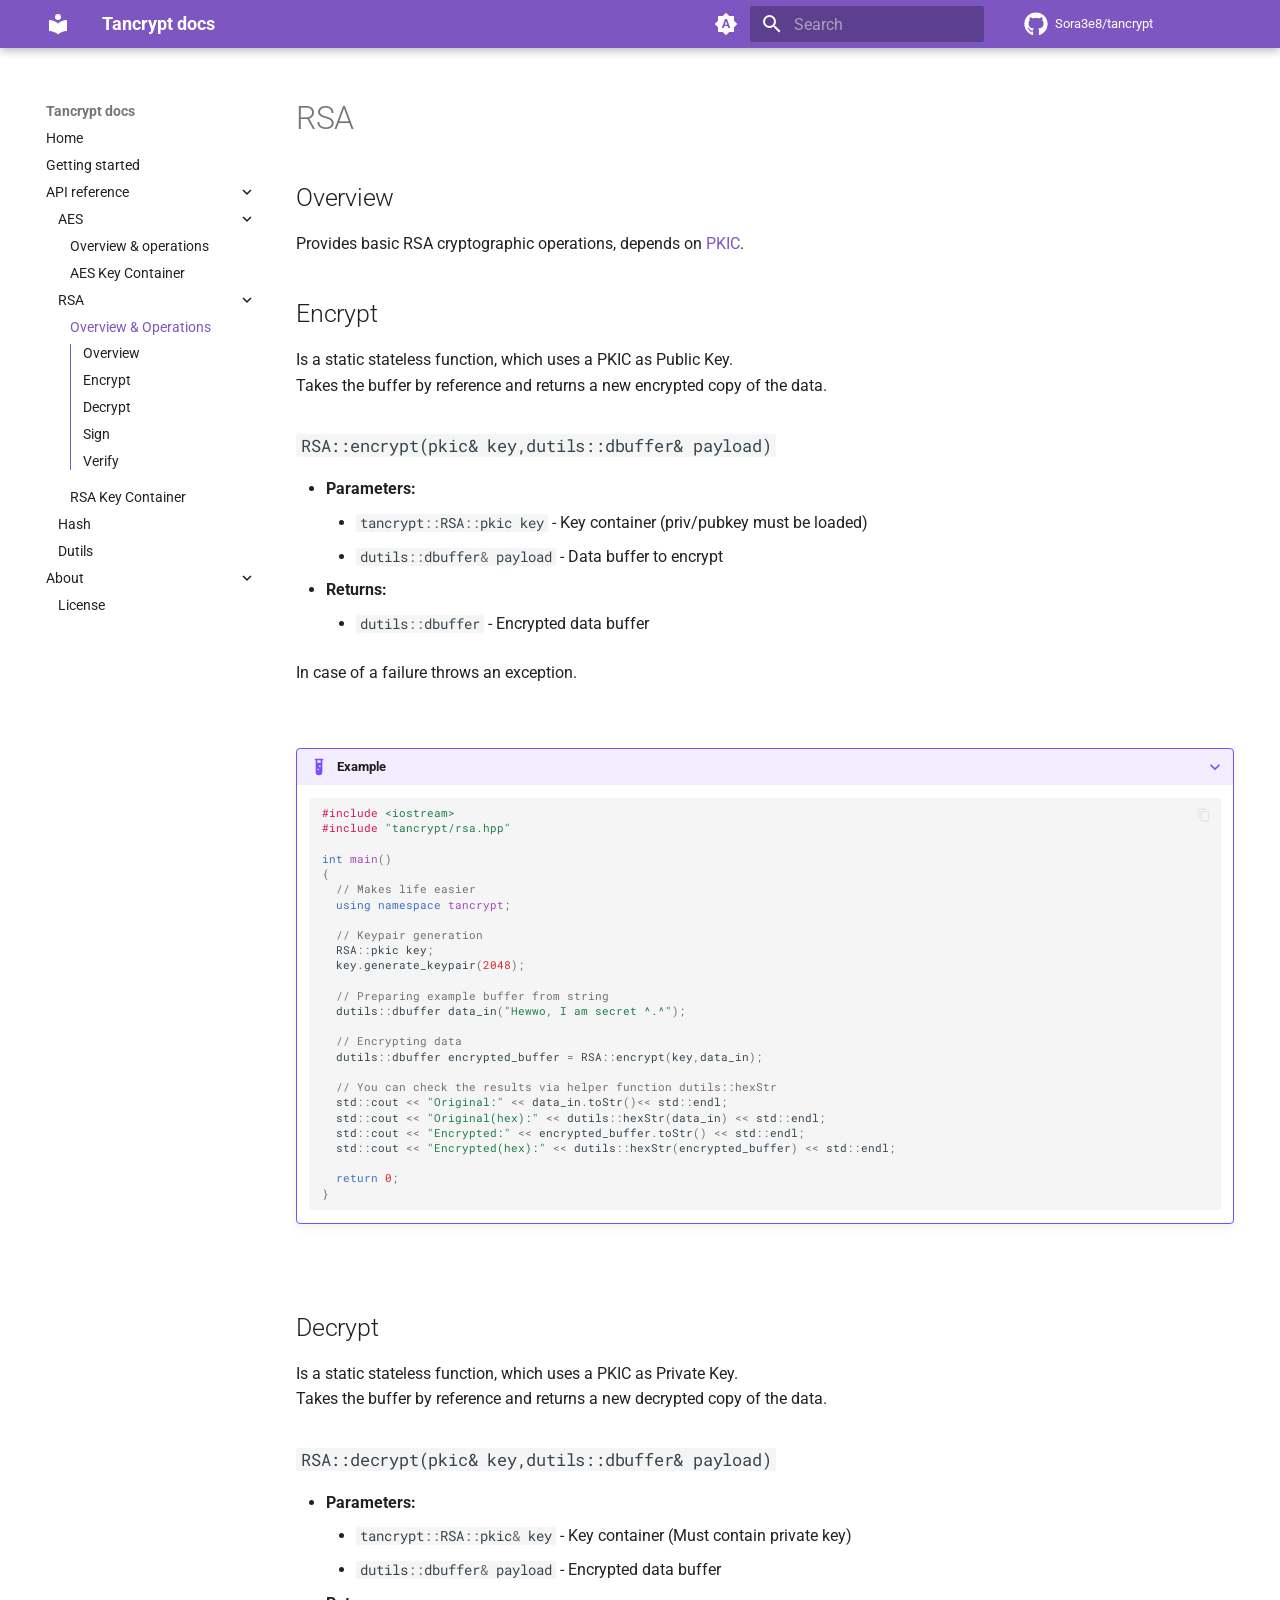
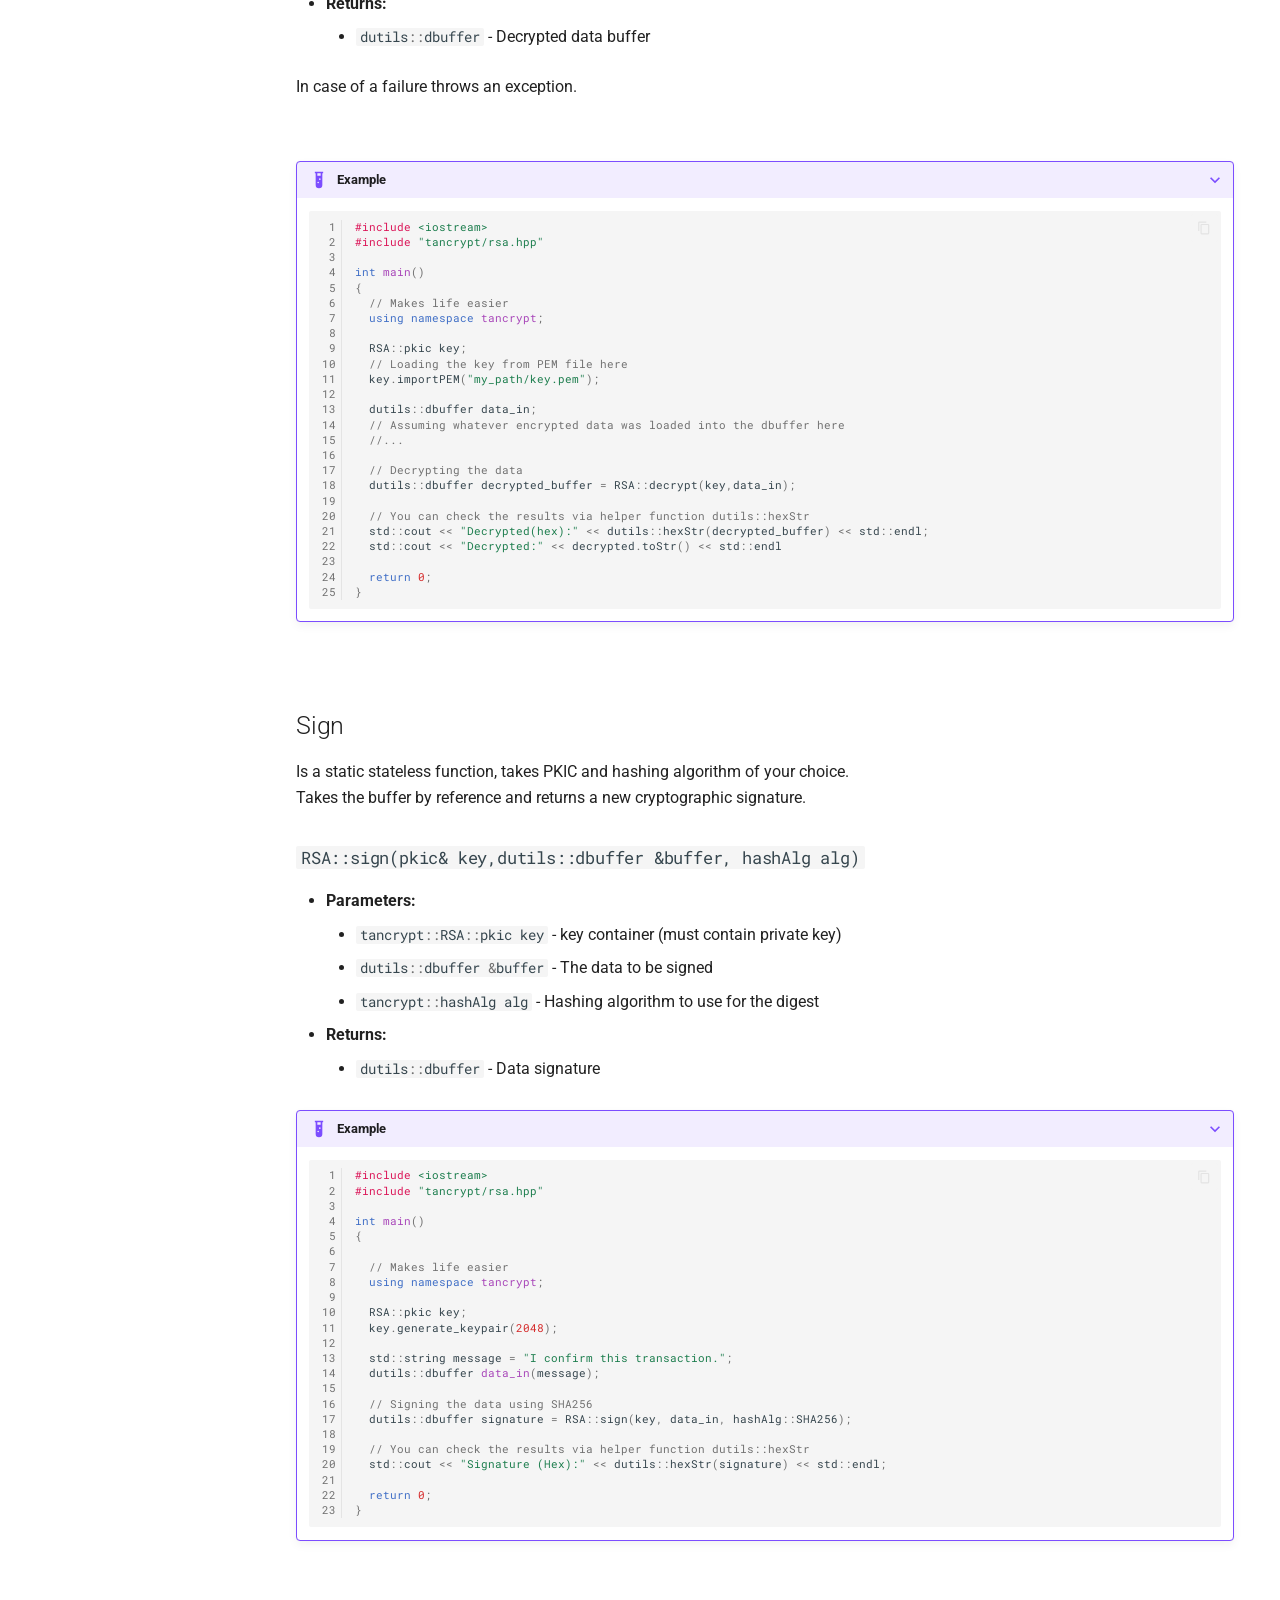
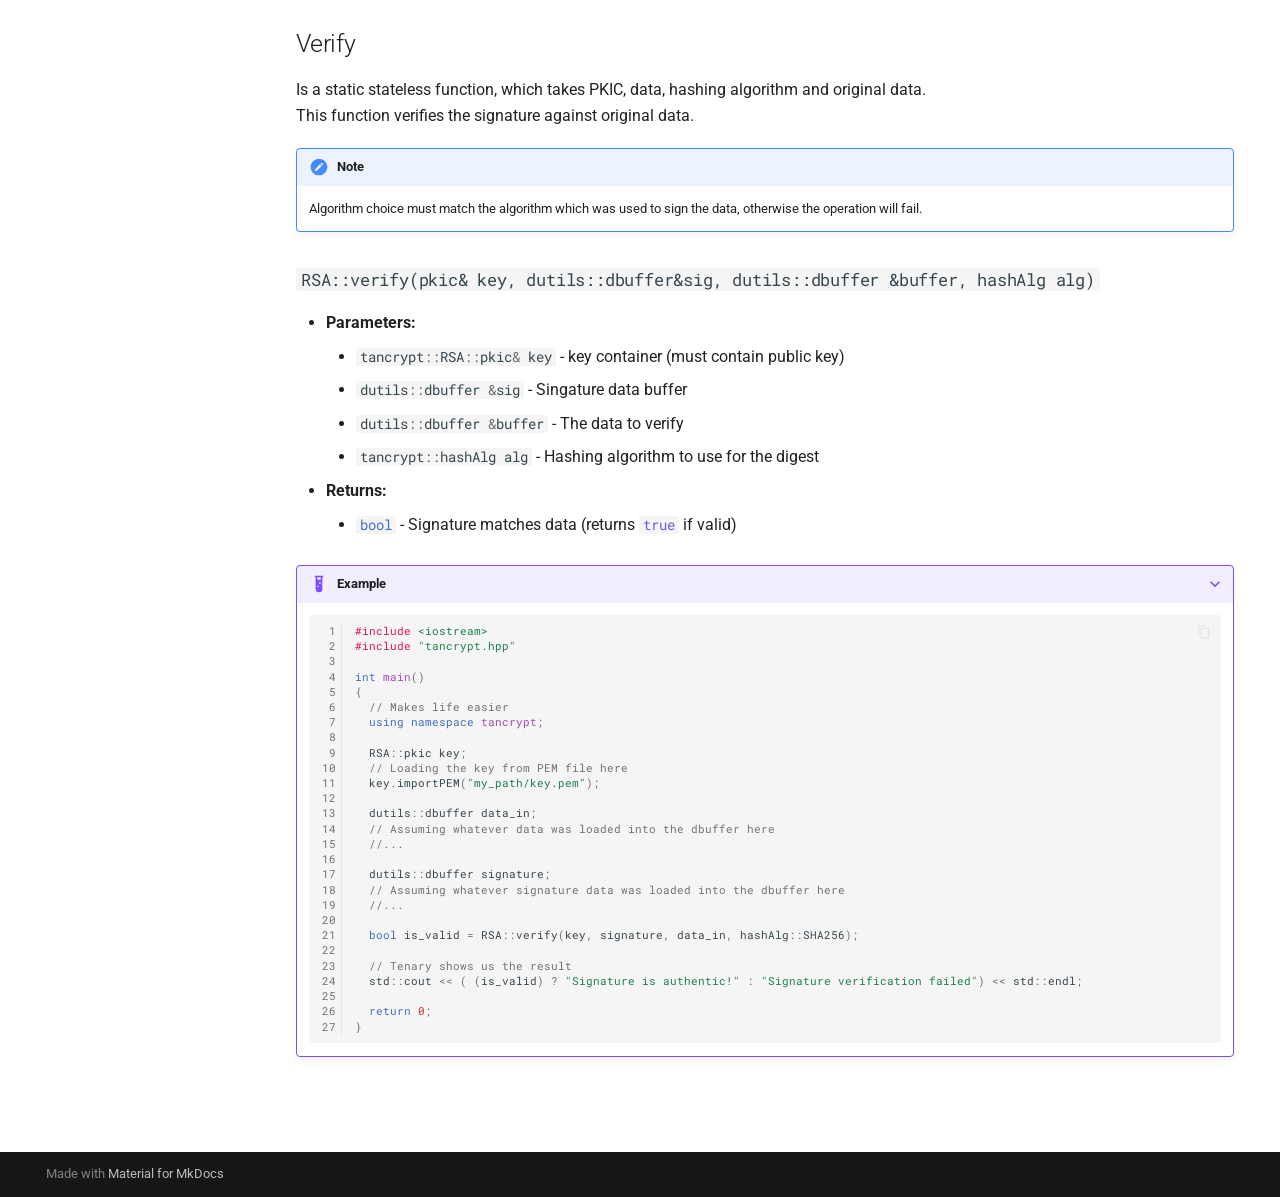
<file: docs/site/api/rsa/index.html>
<!doctype html>
<html lang="en" class="no-js">
  <head>
    
      <meta charset="utf-8">
      <meta name="viewport" content="width=device-width,initial-scale=1">
      
      
      
      
        <link rel="prev" href="../keyc/">
      
      
        <link rel="next" href="../pkic/">
      
      
        
      
      
      <link rel="icon" href="../../assets/images/favicon.png">
      <meta name="generator" content="mkdocs-1.6.1, mkdocs-material-9.7.7">
    
    
      
        <title>Overview & Operations - Tancrypt docs</title>
      
    
    
      <link rel="stylesheet" href="../../assets/stylesheets/main.ec1eaa64.min.css">
      
        
        <link rel="stylesheet" href="../../assets/stylesheets/palette.ab4e12ef.min.css">
      
      


    
    
      
    
    
      
        
        
        <link rel="preconnect" href="https://fonts.gstatic.com" crossorigin>
        <link rel="stylesheet" href="https://fonts.googleapis.com/css?family=Roboto:300,300i,400,400i,700,700i%7CRoboto+Mono:400,400i,700,700i&display=fallback">
        <style>:root{--md-text-font:"Roboto";--md-code-font:"Roboto Mono"}</style>
      
    
    
    <script>__md_scope=new URL("../..",location),__md_hash=e=>[...e].reduce(((e,_)=>(e<<5)-e+_.charCodeAt(0)),0),__md_get=(e,_=localStorage,t=__md_scope)=>JSON.parse(_.getItem(t.pathname+"."+e)),__md_set=(e,_,t=localStorage,a=__md_scope)=>{try{t.setItem(a.pathname+"."+e,JSON.stringify(_))}catch(e){}}</script>
    
      

    
    
  </head>
  
  
    
    
      
    
    
    
    
    <body dir="ltr" data-md-color-scheme="default" data-md-color-primary="indigo" data-md-color-accent="indigo">
  
    
    <input class="md-toggle" data-md-toggle="drawer" type="checkbox" id="__drawer" autocomplete="off">
    <input class="md-toggle" data-md-toggle="search" type="checkbox" id="__search" autocomplete="off">
    <label class="md-overlay" for="__drawer"></label>
    <div data-md-component="skip">
      
        
        <a href="#rsa" class="md-skip">
          Skip to content
        </a>
      
    </div>
    <div data-md-component="announce">
      
    </div>
    
    
      

  

<header class="md-header md-header--shadow" data-md-component="header">
  <nav class="md-header__inner md-grid" aria-label="Header">
    <a href="../.." title="Tancrypt docs" class="md-header__button md-logo" aria-label="Tancrypt docs" data-md-component="logo">
      
  
  <svg xmlns="http://www.w3.org/2000/svg" viewBox="0 0 24 24"><path d="M12 8a3 3 0 0 0 3-3 3 3 0 0 0-3-3 3 3 0 0 0-3 3 3 3 0 0 0 3 3m0 3.54C9.64 9.35 6.5 8 3 8v11c3.5 0 6.64 1.35 9 3.54 2.36-2.19 5.5-3.54 9-3.54V8c-3.5 0-6.64 1.35-9 3.54"/></svg>

    </a>
    <label class="md-header__button md-icon" for="__drawer">
      
      <svg xmlns="http://www.w3.org/2000/svg" viewBox="0 0 24 24"><path d="M3 6h18v2H3zm0 5h18v2H3zm0 5h18v2H3z"/></svg>
    </label>
    <div class="md-header__title" data-md-component="header-title">
      <div class="md-header__ellipsis">
        <div class="md-header__topic">
          <span class="md-ellipsis">
            Tancrypt docs
          </span>
        </div>
        <div class="md-header__topic" data-md-component="header-topic">
          <span class="md-ellipsis">
            
              Overview & Operations
            
          </span>
        </div>
      </div>
    </div>
    
      
        <form class="md-header__option" data-md-component="palette">
  
    
    
    
    <input class="md-option" data-md-color-media="(prefers-color-scheme)" data-md-color-scheme="default" data-md-color-primary="indigo" data-md-color-accent="indigo"  aria-label="Switch to light mode"  type="radio" name="__palette" id="__palette_0">
    
      <label class="md-header__button md-icon" title="Switch to light mode" for="__palette_1" hidden>
        <svg xmlns="http://www.w3.org/2000/svg" viewBox="0 0 24 24"><path d="m14.3 16-.7-2h-3.2l-.7 2H7.8L11 7h2l3.2 9zM20 8.69V4h-4.69L12 .69 8.69 4H4v4.69L.69 12 4 15.31V20h4.69L12 23.31 15.31 20H20v-4.69L23.31 12zm-9.15 3.96h2.3L12 9z"/></svg>
      </label>
    
  
    
    
    
    <input class="md-option" data-md-color-media="(prefers-color-scheme: light)" data-md-color-scheme="default" data-md-color-primary="deep-purple" data-md-color-accent="cyan"  aria-label="Switch to dark mode"  type="radio" name="__palette" id="__palette_1">
    
      <label class="md-header__button md-icon" title="Switch to dark mode" for="__palette_2" hidden>
        <svg xmlns="http://www.w3.org/2000/svg" viewBox="0 0 24 24"><path d="M12 8a4 4 0 0 0-4 4 4 4 0 0 0 4 4 4 4 0 0 0 4-4 4 4 0 0 0-4-4m0 10a6 6 0 0 1-6-6 6 6 0 0 1 6-6 6 6 0 0 1 6 6 6 6 0 0 1-6 6m8-9.31V4h-4.69L12 .69 8.69 4H4v4.69L.69 12 4 15.31V20h4.69L12 23.31 15.31 20H20v-4.69L23.31 12z"/></svg>
      </label>
    
  
    
    
    
    <input class="md-option" data-md-color-media="(prefers-color-scheme: dark)" data-md-color-scheme="slate" data-md-color-primary="deep-purple" data-md-color-accent="cyan"  aria-label="Switch to system preference"  type="radio" name="__palette" id="__palette_2">
    
      <label class="md-header__button md-icon" title="Switch to system preference" for="__palette_0" hidden>
        <svg xmlns="http://www.w3.org/2000/svg" viewBox="0 0 24 24"><path d="M12 18c-.89 0-1.74-.2-2.5-.55C11.56 16.5 13 14.42 13 12s-1.44-4.5-3.5-5.45C10.26 6.2 11.11 6 12 6a6 6 0 0 1 6 6 6 6 0 0 1-6 6m8-9.31V4h-4.69L12 .69 8.69 4H4v4.69L.69 12 4 15.31V20h4.69L12 23.31 15.31 20H20v-4.69L23.31 12z"/></svg>
      </label>
    
  
</form>
      
    
    
      <script>var palette=__md_get("__palette");if(palette&&palette.color){if("(prefers-color-scheme)"===palette.color.media){var media=matchMedia("(prefers-color-scheme: light)"),input=document.querySelector(media.matches?"[data-md-color-media='(prefers-color-scheme: light)']":"[data-md-color-media='(prefers-color-scheme: dark)']");palette.color.media=input.getAttribute("data-md-color-media"),palette.color.scheme=input.getAttribute("data-md-color-scheme"),palette.color.primary=input.getAttribute("data-md-color-primary"),palette.color.accent=input.getAttribute("data-md-color-accent")}for(var[key,value]of Object.entries(palette.color))document.body.setAttribute("data-md-color-"+key,value)}</script>
    
    
    
      
      
        <label class="md-header__button md-icon" for="__search">
          
          <svg xmlns="http://www.w3.org/2000/svg" viewBox="0 0 24 24"><path d="M9.5 3A6.5 6.5 0 0 1 16 9.5c0 1.61-.59 3.09-1.56 4.23l.27.27h.79l5 5-1.5 1.5-5-5v-.79l-.27-.27A6.52 6.52 0 0 1 9.5 16 6.5 6.5 0 0 1 3 9.5 6.5 6.5 0 0 1 9.5 3m0 2C7 5 5 7 5 9.5S7 14 9.5 14 14 12 14 9.5 12 5 9.5 5"/></svg>
        </label>
        <div class="md-search" data-md-component="search" role="dialog">
  <label class="md-search__overlay" for="__search"></label>
  <div class="md-search__inner" role="search">
    <form class="md-search__form" name="search">
      <input type="text" class="md-search__input" name="query" aria-label="Search" placeholder="Search" autocapitalize="off" autocorrect="off" autocomplete="off" spellcheck="false" data-md-component="search-query" required>
      <label class="md-search__icon md-icon" for="__search">
        
        <svg xmlns="http://www.w3.org/2000/svg" viewBox="0 0 24 24"><path d="M9.5 3A6.5 6.5 0 0 1 16 9.5c0 1.61-.59 3.09-1.56 4.23l.27.27h.79l5 5-1.5 1.5-5-5v-.79l-.27-.27A6.52 6.52 0 0 1 9.5 16 6.5 6.5 0 0 1 3 9.5 6.5 6.5 0 0 1 9.5 3m0 2C7 5 5 7 5 9.5S7 14 9.5 14 14 12 14 9.5 12 5 9.5 5"/></svg>
        
        <svg xmlns="http://www.w3.org/2000/svg" viewBox="0 0 24 24"><path d="M20 11v2H8l5.5 5.5-1.42 1.42L4.16 12l7.92-7.92L13.5 5.5 8 11z"/></svg>
      </label>
      <nav class="md-search__options" aria-label="Search">
        
        <button type="reset" class="md-search__icon md-icon" title="Clear" aria-label="Clear" tabindex="-1">
          
          <svg xmlns="http://www.w3.org/2000/svg" viewBox="0 0 24 24"><path d="M19 6.41 17.59 5 12 10.59 6.41 5 5 6.41 10.59 12 5 17.59 6.41 19 12 13.41 17.59 19 19 17.59 13.41 12z"/></svg>
        </button>
      </nav>
      
    </form>
    <div class="md-search__output">
      <div class="md-search__scrollwrap" tabindex="0" data-md-scrollfix>
        <div class="md-search-result" data-md-component="search-result">
          <div class="md-search-result__meta">
            Initializing search
          </div>
          <ol class="md-search-result__list" role="presentation"></ol>
        </div>
      </div>
    </div>
  </div>
</div>
      
    
    
      <div class="md-header__source">
        <a href="https://github.com/Sora3e8/tancrypt" title="Go to repository" class="md-source" data-md-component="source">
  <div class="md-source__icon md-icon">
    
    <svg xmlns="http://www.w3.org/2000/svg" viewBox="0 0 512 512"><!--! Font Awesome Free 7.1.0 by @fontawesome - https://fontawesome.com License - https://fontawesome.com/license/free (Icons: CC BY 4.0, Fonts: SIL OFL 1.1, Code: MIT License) Copyright 2025 Fonticons, Inc.--><path d="M173.9 397.4c0 2-2.3 3.6-5.2 3.6-3.3.3-5.6-1.3-5.6-3.6 0-2 2.3-3.6 5.2-3.6 3-.3 5.6 1.3 5.6 3.6m-31.1-4.5c-.7 2 1.3 4.3 4.3 4.9 2.6 1 5.6 0 6.2-2s-1.3-4.3-4.3-5.2c-2.6-.7-5.5.3-6.2 2.3m44.2-1.7c-2.9.7-4.9 2.6-4.6 4.9.3 2 2.9 3.3 5.9 2.6 2.9-.7 4.9-2.6 4.6-4.6-.3-1.9-3-3.2-5.9-2.9M252.8 8C114.1 8 8 113.3 8 252c0 110.9 69.8 205.8 169.5 239.2 12.8 2.3 17.3-5.6 17.3-12.1 0-6.2-.3-40.4-.3-61.4 0 0-70 15-84.7-29.8 0 0-11.4-29.1-27.8-36.6 0 0-22.9-15.7 1.6-15.4 0 0 24.9 2 38.6 25.8 21.9 38.6 58.6 27.5 72.9 20.9 2.3-16 8.8-27.1 16-33.7-55.9-6.2-112.3-14.3-112.3-110.5 0-27.5 7.6-41.3 23.6-58.9-2.6-6.5-11.1-33.3 2.6-67.9 20.9-6.5 69 27 69 27 20-5.6 41.5-8.5 62.8-8.5s42.8 2.9 62.8 8.5c0 0 48.1-33.6 69-27 13.7 34.7 5.2 61.4 2.6 67.9 16 17.7 25.8 31.5 25.8 58.9 0 96.5-58.9 104.2-114.8 110.5 9.2 7.9 17 22.9 17 46.4 0 33.7-.3 75.4-.3 83.6 0 6.5 4.6 14.4 17.3 12.1C436.2 457.8 504 362.9 504 252 504 113.3 391.5 8 252.8 8M105.2 352.9c-1.3 1-1 3.3.7 5.2 1.6 1.6 3.9 2.3 5.2 1 1.3-1 1-3.3-.7-5.2-1.6-1.6-3.9-2.3-5.2-1m-10.8-8.1c-.7 1.3.3 2.9 2.3 3.9 1.6 1 3.6.7 4.3-.7.7-1.3-.3-2.9-2.3-3.9-2-.6-3.6-.3-4.3.7m32.4 35.6c-1.6 1.3-1 4.3 1.3 6.2 2.3 2.3 5.2 2.6 6.5 1 1.3-1.3.7-4.3-1.3-6.2-2.2-2.3-5.2-2.6-6.5-1m-11.4-14.7c-1.6 1-1.6 3.6 0 5.9s4.3 3.3 5.6 2.3c1.6-1.3 1.6-3.9 0-6.2-1.4-2.3-4-3.3-5.6-2"/></svg>
  </div>
  <div class="md-source__repository">
    Sora3e8/tancrypt
  </div>
</a>
      </div>
    
  </nav>
  
</header>
    
    <div class="md-container" data-md-component="container">
      
      
        
          
        
      
      <main class="md-main" data-md-component="main">
        <div class="md-main__inner md-grid">
          
            
              
              <div class="md-sidebar md-sidebar--primary" data-md-component="sidebar" data-md-type="navigation" >
                <div class="md-sidebar__scrollwrap">
                  <div class="md-sidebar__inner">
                    



  

<nav class="md-nav md-nav--primary md-nav--integrated" aria-label="Navigation" data-md-level="0">
  <label class="md-nav__title" for="__drawer">
    <a href="../.." title="Tancrypt docs" class="md-nav__button md-logo" aria-label="Tancrypt docs" data-md-component="logo">
      
  
  <svg xmlns="http://www.w3.org/2000/svg" viewBox="0 0 24 24"><path d="M12 8a3 3 0 0 0 3-3 3 3 0 0 0-3-3 3 3 0 0 0-3 3 3 3 0 0 0 3 3m0 3.54C9.64 9.35 6.5 8 3 8v11c3.5 0 6.64 1.35 9 3.54 2.36-2.19 5.5-3.54 9-3.54V8c-3.5 0-6.64 1.35-9 3.54"/></svg>

    </a>
    Tancrypt docs
  </label>
  
    <div class="md-nav__source">
      <a href="https://github.com/Sora3e8/tancrypt" title="Go to repository" class="md-source" data-md-component="source">
  <div class="md-source__icon md-icon">
    
    <svg xmlns="http://www.w3.org/2000/svg" viewBox="0 0 512 512"><!--! Font Awesome Free 7.1.0 by @fontawesome - https://fontawesome.com License - https://fontawesome.com/license/free (Icons: CC BY 4.0, Fonts: SIL OFL 1.1, Code: MIT License) Copyright 2025 Fonticons, Inc.--><path d="M173.9 397.4c0 2-2.3 3.6-5.2 3.6-3.3.3-5.6-1.3-5.6-3.6 0-2 2.3-3.6 5.2-3.6 3-.3 5.6 1.3 5.6 3.6m-31.1-4.5c-.7 2 1.3 4.3 4.3 4.9 2.6 1 5.6 0 6.2-2s-1.3-4.3-4.3-5.2c-2.6-.7-5.5.3-6.2 2.3m44.2-1.7c-2.9.7-4.9 2.6-4.6 4.9.3 2 2.9 3.3 5.9 2.6 2.9-.7 4.9-2.6 4.6-4.6-.3-1.9-3-3.2-5.9-2.9M252.8 8C114.1 8 8 113.3 8 252c0 110.9 69.8 205.8 169.5 239.2 12.8 2.3 17.3-5.6 17.3-12.1 0-6.2-.3-40.4-.3-61.4 0 0-70 15-84.7-29.8 0 0-11.4-29.1-27.8-36.6 0 0-22.9-15.7 1.6-15.4 0 0 24.9 2 38.6 25.8 21.9 38.6 58.6 27.5 72.9 20.9 2.3-16 8.8-27.1 16-33.7-55.9-6.2-112.3-14.3-112.3-110.5 0-27.5 7.6-41.3 23.6-58.9-2.6-6.5-11.1-33.3 2.6-67.9 20.9-6.5 69 27 69 27 20-5.6 41.5-8.5 62.8-8.5s42.8 2.9 62.8 8.5c0 0 48.1-33.6 69-27 13.7 34.7 5.2 61.4 2.6 67.9 16 17.7 25.8 31.5 25.8 58.9 0 96.5-58.9 104.2-114.8 110.5 9.2 7.9 17 22.9 17 46.4 0 33.7-.3 75.4-.3 83.6 0 6.5 4.6 14.4 17.3 12.1C436.2 457.8 504 362.9 504 252 504 113.3 391.5 8 252.8 8M105.2 352.9c-1.3 1-1 3.3.7 5.2 1.6 1.6 3.9 2.3 5.2 1 1.3-1 1-3.3-.7-5.2-1.6-1.6-3.9-2.3-5.2-1m-10.8-8.1c-.7 1.3.3 2.9 2.3 3.9 1.6 1 3.6.7 4.3-.7.7-1.3-.3-2.9-2.3-3.9-2-.6-3.6-.3-4.3.7m32.4 35.6c-1.6 1.3-1 4.3 1.3 6.2 2.3 2.3 5.2 2.6 6.5 1 1.3-1.3.7-4.3-1.3-6.2-2.2-2.3-5.2-2.6-6.5-1m-11.4-14.7c-1.6 1-1.6 3.6 0 5.9s4.3 3.3 5.6 2.3c1.6-1.3 1.6-3.9 0-6.2-1.4-2.3-4-3.3-5.6-2"/></svg>
  </div>
  <div class="md-source__repository">
    Sora3e8/tancrypt
  </div>
</a>
    </div>
  
  <ul class="md-nav__list" data-md-scrollfix>
    
      
      
  
  
  
  
    <li class="md-nav__item">
      <a href="../.." class="md-nav__link">
        
  
  
  <span class="md-ellipsis">
    
  
    Home
  

    
  </span>
  
  

      </a>
    </li>
  

    
      
      
  
  
  
  
    <li class="md-nav__item">
      <a href="../../getting-started/" class="md-nav__link">
        
  
  
  <span class="md-ellipsis">
    
  
    Getting started
  

    
  </span>
  
  

      </a>
    </li>
  

    
      
      
  
  
    
  
  
  
    
    
      
        
      
        
      
        
      
        
      
    
    
    
    
    <li class="md-nav__item md-nav__item--active md-nav__item--nested">
      
        
        
        <input class="md-nav__toggle md-toggle " type="checkbox" id="__nav_3" checked>
        
          
          <label class="md-nav__link" for="__nav_3" id="__nav_3_label" tabindex="0">
            
  
  
  <span class="md-ellipsis">
    
  
    API reference
  

    
  </span>
  
  

            <span class="md-nav__icon md-icon"></span>
          </label>
        
        <nav class="md-nav" data-md-level="1" aria-labelledby="__nav_3_label" aria-expanded="true">
          <label class="md-nav__title" for="__nav_3">
            <span class="md-nav__icon md-icon"></span>
            
  
    API reference
  

          </label>
          <ul class="md-nav__list" data-md-scrollfix>
            
              
                
  
  
  
  
    
    
      
        
      
        
      
    
    
    
    
    <li class="md-nav__item md-nav__item--nested">
      
        
        
          
        
        <input class="md-nav__toggle md-toggle md-toggle--indeterminate" type="checkbox" id="__nav_3_1" >
        
          
          <label class="md-nav__link" for="__nav_3_1" id="__nav_3_1_label" tabindex="0">
            
  
  
  <span class="md-ellipsis">
    
  
    AES
  

    
  </span>
  
  

            <span class="md-nav__icon md-icon"></span>
          </label>
        
        <nav class="md-nav" data-md-level="2" aria-labelledby="__nav_3_1_label" aria-expanded="false">
          <label class="md-nav__title" for="__nav_3_1">
            <span class="md-nav__icon md-icon"></span>
            
  
    AES
  

          </label>
          <ul class="md-nav__list" data-md-scrollfix>
            
              
                
  
  
  
  
    <li class="md-nav__item">
      <a href="../aes/" class="md-nav__link">
        
  
  
  <span class="md-ellipsis">
    
  
    Overview & operations
  

    
  </span>
  
  

      </a>
    </li>
  

              
            
              
                
  
  
  
  
    <li class="md-nav__item">
      <a href="../keyc/" class="md-nav__link">
        
  
  
  <span class="md-ellipsis">
    
  
    AES Key Container
  

    
  </span>
  
  

      </a>
    </li>
  

              
            
          </ul>
        </nav>
      
    </li>
  

              
            
              
                
  
  
    
  
  
  
    
    
      
        
      
        
      
    
    
    
    
    <li class="md-nav__item md-nav__item--active md-nav__item--nested">
      
        
        
        <input class="md-nav__toggle md-toggle " type="checkbox" id="__nav_3_2" checked>
        
          
          <label class="md-nav__link" for="__nav_3_2" id="__nav_3_2_label" tabindex="0">
            
  
  
  <span class="md-ellipsis">
    
  
    RSA
  

    
  </span>
  
  

            <span class="md-nav__icon md-icon"></span>
          </label>
        
        <nav class="md-nav" data-md-level="2" aria-labelledby="__nav_3_2_label" aria-expanded="true">
          <label class="md-nav__title" for="__nav_3_2">
            <span class="md-nav__icon md-icon"></span>
            
  
    RSA
  

          </label>
          <ul class="md-nav__list" data-md-scrollfix>
            
              
                
  
  
    
  
  
  
    <li class="md-nav__item md-nav__item--active">
      
      <input class="md-nav__toggle md-toggle" type="checkbox" id="__toc">
      
      
        
      
      
        <label class="md-nav__link md-nav__link--active" for="__toc">
          
  
  
  <span class="md-ellipsis">
    
  
    Overview & Operations
  

    
  </span>
  
  

          <span class="md-nav__icon md-icon"></span>
        </label>
      
      <a href="./" class="md-nav__link md-nav__link--active">
        
  
  
  <span class="md-ellipsis">
    
  
    Overview & Operations
  

    
  </span>
  
  

      </a>
      
        

<nav class="md-nav md-nav--secondary" aria-label="Table of contents">
  
  
  
    
  
  
    <label class="md-nav__title" for="__toc">
      <span class="md-nav__icon md-icon"></span>
      Table of contents
    </label>
    <ul class="md-nav__list" data-md-component="toc" data-md-scrollfix>
      
        <li class="md-nav__item">
  <a href="#overview" class="md-nav__link">
    <span class="md-ellipsis">
      
        Overview
      
    </span>
  </a>
  
</li>
      
        <li class="md-nav__item">
  <a href="#encrypt" class="md-nav__link">
    <span class="md-ellipsis">
      
        Encrypt
      
    </span>
  </a>
  
</li>
      
        <li class="md-nav__item">
  <a href="#decrypt" class="md-nav__link">
    <span class="md-ellipsis">
      
        Decrypt
      
    </span>
  </a>
  
</li>
      
        <li class="md-nav__item">
  <a href="#sign" class="md-nav__link">
    <span class="md-ellipsis">
      
        Sign
      
    </span>
  </a>
  
</li>
      
        <li class="md-nav__item">
  <a href="#verify" class="md-nav__link">
    <span class="md-ellipsis">
      
        Verify
      
    </span>
  </a>
  
</li>
      
    </ul>
  
</nav>
      
    </li>
  

              
            
              
                
  
  
  
  
    <li class="md-nav__item">
      <a href="../pkic/" class="md-nav__link">
        
  
  
  <span class="md-ellipsis">
    
  
    RSA Key Container
  

    
  </span>
  
  

      </a>
    </li>
  

              
            
          </ul>
        </nav>
      
    </li>
  

              
            
              
                
  
  
  
  
    <li class="md-nav__item">
      <a href="../hash/" class="md-nav__link">
        
  
  
  <span class="md-ellipsis">
    
  
    Hash
  

    
  </span>
  
  

      </a>
    </li>
  

              
            
              
                
  
  
  
  
    <li class="md-nav__item">
      <a href="../dutils/" class="md-nav__link">
        
  
  
  <span class="md-ellipsis">
    
  
    Dutils
  

    
  </span>
  
  

      </a>
    </li>
  

              
            
          </ul>
        </nav>
      
    </li>
  

    
      
      
  
  
  
  
    
    
      
        
      
    
    
    
    
    <li class="md-nav__item md-nav__item--nested">
      
        
        
          
        
        <input class="md-nav__toggle md-toggle md-toggle--indeterminate" type="checkbox" id="__nav_4" >
        
          
          <label class="md-nav__link" for="__nav_4" id="__nav_4_label" tabindex="0">
            
  
  
  <span class="md-ellipsis">
    
  
    About
  

    
  </span>
  
  

            <span class="md-nav__icon md-icon"></span>
          </label>
        
        <nav class="md-nav" data-md-level="1" aria-labelledby="__nav_4_label" aria-expanded="false">
          <label class="md-nav__title" for="__nav_4">
            <span class="md-nav__icon md-icon"></span>
            
  
    About
  

          </label>
          <ul class="md-nav__list" data-md-scrollfix>
            
              
                
  
  
  
  
    <li class="md-nav__item">
      <a href="../../license/" class="md-nav__link">
        
  
  
  <span class="md-ellipsis">
    
  
    License
  

    
  </span>
  
  

      </a>
    </li>
  

              
            
          </ul>
        </nav>
      
    </li>
  

    
  </ul>
</nav>
                  </div>
                </div>
              </div>
            
            
          
          
            <div class="md-content" data-md-component="content">
              
              <article class="md-content__inner md-typeset">
                
                  


  
  


<h1 id="rsa">RSA</h1>
<h2 id="overview">Overview</h2>
<p>Provides basic RSA cryptographic operations, depends on <a href="../pkic/">PKIC</a>.</p>
<h2 id="encrypt">Encrypt</h2>
<p>Is a static stateless function, which uses a PKIC as Public Key.<br />
Takes the buffer by reference and returns a new encrypted copy of the data.</p>
<h3><code>RSA::encrypt(pkic& key,dutils::dbuffer& payload)</code></h3>

<ul>
<li><strong>Parameters:</strong><ul>
<li><code class="language-cpp highlight"><span class="n">tancrypt</span><span class="o">::</span><span class="n">RSA</span><span class="o">::</span><span class="n">pkic</span><span class="w"> </span><span class="n">key</span></code> - Key container (priv/pubkey must be loaded)</li>
<li><code class="language-cpp highlight"><span class="n">dutils</span><span class="o">::</span><span class="n">dbuffer</span><span class="o">&amp;</span><span class="w"> </span><span class="n">payload</span></code> - Data buffer to encrypt</li>
</ul>
</li>
<li><strong>Returns:</strong><ul>
<li><code class="language-cpp highlight"><span class="n">dutils</span><span class="o">::</span><span class="n">dbuffer</span></code> - Encrypted data buffer</li>
</ul>
</li>
</ul>
<p>In case of a failure throws an exception.</p>
<p></br></p>
<details class="example" open="open">
<summary>Example</summary>
<div class="language-cpp highlight"><pre><span></span><code><span id="__span-0-1"><a id="__codelineno-0-1" name="__codelineno-0-1" href="#__codelineno-0-1"></a><span class="cp">#include</span><span class="w"> </span><span class="cpf">&lt;iostream&gt;</span>
</span><span id="__span-0-2"><a id="__codelineno-0-2" name="__codelineno-0-2" href="#__codelineno-0-2"></a><span class="cp">#include</span><span class="w"> </span><span class="cpf">"tancrypt/rsa.hpp"</span>
</span><span id="__span-0-3"><a id="__codelineno-0-3" name="__codelineno-0-3" href="#__codelineno-0-3"></a>
</span><span id="__span-0-4"><a id="__codelineno-0-4" name="__codelineno-0-4" href="#__codelineno-0-4"></a><span class="kt">int</span><span class="w"> </span><span class="nf">main</span><span class="p">()</span>
</span><span id="__span-0-5"><a id="__codelineno-0-5" name="__codelineno-0-5" href="#__codelineno-0-5"></a><span class="p">{</span>
</span><span id="__span-0-6"><a id="__codelineno-0-6" name="__codelineno-0-6" href="#__codelineno-0-6"></a><span class="w">  </span><span class="c1">// Makes life easier </span>
</span><span id="__span-0-7"><a id="__codelineno-0-7" name="__codelineno-0-7" href="#__codelineno-0-7"></a><span class="w">  </span><span class="k">using</span><span class="w"> </span><span class="k">namespace</span><span class="w"> </span><span class="nn">tancrypt</span><span class="p">;</span>
</span><span id="__span-0-8"><a id="__codelineno-0-8" name="__codelineno-0-8" href="#__codelineno-0-8"></a>
</span><span id="__span-0-9"><a id="__codelineno-0-9" name="__codelineno-0-9" href="#__codelineno-0-9"></a><span class="w">  </span><span class="c1">// Keypair generation</span>
</span><span id="__span-0-10"><a id="__codelineno-0-10" name="__codelineno-0-10" href="#__codelineno-0-10"></a><span class="w">  </span><span class="n">RSA</span><span class="o">::</span><span class="n">pkic</span><span class="w"> </span><span class="n">key</span><span class="p">;</span>
</span><span id="__span-0-11"><a id="__codelineno-0-11" name="__codelineno-0-11" href="#__codelineno-0-11"></a><span class="w">  </span><span class="n">key</span><span class="p">.</span><span class="n">generate_keypair</span><span class="p">(</span><span class="mi">2048</span><span class="p">);</span>
</span><span id="__span-0-12"><a id="__codelineno-0-12" name="__codelineno-0-12" href="#__codelineno-0-12"></a>
</span><span id="__span-0-13"><a id="__codelineno-0-13" name="__codelineno-0-13" href="#__codelineno-0-13"></a><span class="w">  </span><span class="c1">// Preparing example buffer from string</span>
</span><span id="__span-0-14"><a id="__codelineno-0-14" name="__codelineno-0-14" href="#__codelineno-0-14"></a><span class="w">  </span><span class="n">dutils</span><span class="o">::</span><span class="n">dbuffer</span><span class="w"> </span><span class="n">data_in</span><span class="p">(</span><span class="s">"Hewwo, I am secret ^.^"</span><span class="p">);</span>
</span><span id="__span-0-15"><a id="__codelineno-0-15" name="__codelineno-0-15" href="#__codelineno-0-15"></a>
</span><span id="__span-0-16"><a id="__codelineno-0-16" name="__codelineno-0-16" href="#__codelineno-0-16"></a><span class="w">  </span><span class="c1">// Encrypting data</span>
</span><span id="__span-0-17"><a id="__codelineno-0-17" name="__codelineno-0-17" href="#__codelineno-0-17"></a><span class="w">  </span><span class="n">dutils</span><span class="o">::</span><span class="n">dbuffer</span><span class="w"> </span><span class="n">encrypted_buffer</span><span class="w"> </span><span class="o">=</span><span class="w"> </span><span class="n">RSA</span><span class="o">::</span><span class="n">encrypt</span><span class="p">(</span><span class="n">key</span><span class="p">,</span><span class="n">data_in</span><span class="p">);</span>
</span><span id="__span-0-18"><a id="__codelineno-0-18" name="__codelineno-0-18" href="#__codelineno-0-18"></a>
</span><span id="__span-0-19"><a id="__codelineno-0-19" name="__codelineno-0-19" href="#__codelineno-0-19"></a><span class="w">  </span><span class="c1">// You can check the results via helper function dutils::hexStr</span>
</span><span id="__span-0-20"><a id="__codelineno-0-20" name="__codelineno-0-20" href="#__codelineno-0-20"></a><span class="w">  </span><span class="n">std</span><span class="o">::</span><span class="n">cout</span><span class="w"> </span><span class="o">&lt;&lt;</span><span class="w"> </span><span class="s">"Original:"</span><span class="w"> </span><span class="o">&lt;&lt;</span><span class="w"> </span><span class="n">data_in</span><span class="p">.</span><span class="n">toStr</span><span class="p">()</span><span class="o">&lt;&lt;</span><span class="w"> </span><span class="n">std</span><span class="o">::</span><span class="n">endl</span><span class="p">;</span>
</span><span id="__span-0-21"><a id="__codelineno-0-21" name="__codelineno-0-21" href="#__codelineno-0-21"></a><span class="w">  </span><span class="n">std</span><span class="o">::</span><span class="n">cout</span><span class="w"> </span><span class="o">&lt;&lt;</span><span class="w"> </span><span class="s">"Original(hex):"</span><span class="w"> </span><span class="o">&lt;&lt;</span><span class="w"> </span><span class="n">dutils</span><span class="o">::</span><span class="n">hexStr</span><span class="p">(</span><span class="n">data_in</span><span class="p">)</span><span class="w"> </span><span class="o">&lt;&lt;</span><span class="w"> </span><span class="n">std</span><span class="o">::</span><span class="n">endl</span><span class="p">;</span>
</span><span id="__span-0-22"><a id="__codelineno-0-22" name="__codelineno-0-22" href="#__codelineno-0-22"></a><span class="w">  </span><span class="n">std</span><span class="o">::</span><span class="n">cout</span><span class="w"> </span><span class="o">&lt;&lt;</span><span class="w"> </span><span class="s">"Encrypted:"</span><span class="w"> </span><span class="o">&lt;&lt;</span><span class="w"> </span><span class="n">encrypted_buffer</span><span class="p">.</span><span class="n">toStr</span><span class="p">()</span><span class="w"> </span><span class="o">&lt;&lt;</span><span class="w"> </span><span class="n">std</span><span class="o">::</span><span class="n">endl</span><span class="p">;</span>
</span><span id="__span-0-23"><a id="__codelineno-0-23" name="__codelineno-0-23" href="#__codelineno-0-23"></a><span class="w">  </span><span class="n">std</span><span class="o">::</span><span class="n">cout</span><span class="w"> </span><span class="o">&lt;&lt;</span><span class="w"> </span><span class="s">"Encrypted(hex):"</span><span class="w"> </span><span class="o">&lt;&lt;</span><span class="w"> </span><span class="n">dutils</span><span class="o">::</span><span class="n">hexStr</span><span class="p">(</span><span class="n">encrypted_buffer</span><span class="p">)</span><span class="w"> </span><span class="o">&lt;&lt;</span><span class="w"> </span><span class="n">std</span><span class="o">::</span><span class="n">endl</span><span class="p">;</span>
</span><span id="__span-0-24"><a id="__codelineno-0-24" name="__codelineno-0-24" href="#__codelineno-0-24"></a>
</span><span id="__span-0-25"><a id="__codelineno-0-25" name="__codelineno-0-25" href="#__codelineno-0-25"></a><span class="w">  </span><span class="k">return</span><span class="w"> </span><span class="mi">0</span><span class="p">;</span>
</span><span id="__span-0-26"><a id="__codelineno-0-26" name="__codelineno-0-26" href="#__codelineno-0-26"></a><span class="p">}</span>
</span></code></pre></div>
</details>
<p></br></p>
<h2 id="decrypt">Decrypt</h2>
<p>Is a static stateless function, which uses a PKIC as Private Key.<br />
Takes the buffer by reference and returns a new decrypted copy of the data.</p>
<h3><code>RSA::decrypt(pkic& key,dutils::dbuffer& payload)</code></h3>

<ul>
<li><strong>Parameters:</strong><ul>
<li><code class="language-cpp highlight"><span class="n">tancrypt</span><span class="o">::</span><span class="n">RSA</span><span class="o">::</span><span class="n">pkic</span><span class="o">&amp;</span><span class="w"> </span><span class="n">key</span></code> - Key container (Must contain private key)</li>
<li><code class="language-cpp highlight"><span class="n">dutils</span><span class="o">::</span><span class="n">dbuffer</span><span class="o">&amp;</span><span class="w"> </span><span class="n">payload</span></code> - Encrypted data buffer</li>
</ul>
</li>
<li><strong>Returns:</strong><ul>
<li><code class="language-cpp highlight"><span class="n">dutils</span><span class="o">::</span><span class="n">dbuffer</span></code> - Decrypted data buffer</li>
</ul>
</li>
</ul>
<p>In case of a failure throws an exception.</p>
<p></br></p>
<details class="example" open="open">
<summary>Example</summary>
<div class="language-cpp highlight"><table class="highlighttable"><tr><td class="linenos"><div class="linenodiv"><pre><span></span><span class="normal"><a href="#__codelineno-1-1"> 1</a></span>
<span class="normal"><a href="#__codelineno-1-2"> 2</a></span>
<span class="normal"><a href="#__codelineno-1-3"> 3</a></span>
<span class="normal"><a href="#__codelineno-1-4"> 4</a></span>
<span class="normal"><a href="#__codelineno-1-5"> 5</a></span>
<span class="normal"><a href="#__codelineno-1-6"> 6</a></span>
<span class="normal"><a href="#__codelineno-1-7"> 7</a></span>
<span class="normal"><a href="#__codelineno-1-8"> 8</a></span>
<span class="normal"><a href="#__codelineno-1-9"> 9</a></span>
<span class="normal"><a href="#__codelineno-1-10">10</a></span>
<span class="normal"><a href="#__codelineno-1-11">11</a></span>
<span class="normal"><a href="#__codelineno-1-12">12</a></span>
<span class="normal"><a href="#__codelineno-1-13">13</a></span>
<span class="normal"><a href="#__codelineno-1-14">14</a></span>
<span class="normal"><a href="#__codelineno-1-15">15</a></span>
<span class="normal"><a href="#__codelineno-1-16">16</a></span>
<span class="normal"><a href="#__codelineno-1-17">17</a></span>
<span class="normal"><a href="#__codelineno-1-18">18</a></span>
<span class="normal"><a href="#__codelineno-1-19">19</a></span>
<span class="normal"><a href="#__codelineno-1-20">20</a></span>
<span class="normal"><a href="#__codelineno-1-21">21</a></span>
<span class="normal"><a href="#__codelineno-1-22">22</a></span>
<span class="normal"><a href="#__codelineno-1-23">23</a></span>
<span class="normal"><a href="#__codelineno-1-24">24</a></span>
<span class="normal"><a href="#__codelineno-1-25">25</a></span></pre></div></td><td class="code"><div><pre><span></span><code><span id="__span-1-1"><a id="__codelineno-1-1" name="__codelineno-1-1"></a><span class="cp">#include</span><span class="w"> </span><span class="cpf">&lt;iostream&gt;</span>
</span><span id="__span-1-2"><a id="__codelineno-1-2" name="__codelineno-1-2"></a><span class="cp">#include</span><span class="w"> </span><span class="cpf">"tancrypt/rsa.hpp"</span>
</span><span id="__span-1-3"><a id="__codelineno-1-3" name="__codelineno-1-3"></a>
</span><span id="__span-1-4"><a id="__codelineno-1-4" name="__codelineno-1-4"></a><span class="kt">int</span><span class="w"> </span><span class="nf">main</span><span class="p">()</span>
</span><span id="__span-1-5"><a id="__codelineno-1-5" name="__codelineno-1-5"></a><span class="p">{</span>
</span><span id="__span-1-6"><a id="__codelineno-1-6" name="__codelineno-1-6"></a><span class="w">  </span><span class="c1">// Makes life easier </span>
</span><span id="__span-1-7"><a id="__codelineno-1-7" name="__codelineno-1-7"></a><span class="w">  </span><span class="k">using</span><span class="w"> </span><span class="k">namespace</span><span class="w"> </span><span class="nn">tancrypt</span><span class="p">;</span>
</span><span id="__span-1-8"><a id="__codelineno-1-8" name="__codelineno-1-8"></a>
</span><span id="__span-1-9"><a id="__codelineno-1-9" name="__codelineno-1-9"></a><span class="w">  </span><span class="n">RSA</span><span class="o">::</span><span class="n">pkic</span><span class="w"> </span><span class="n">key</span><span class="p">;</span>
</span><span id="__span-1-10"><a id="__codelineno-1-10" name="__codelineno-1-10"></a><span class="w">  </span><span class="c1">// Loading the key from PEM file here</span>
</span><span id="__span-1-11"><a id="__codelineno-1-11" name="__codelineno-1-11"></a><span class="w">  </span><span class="n">key</span><span class="p">.</span><span class="n">importPEM</span><span class="p">(</span><span class="s">"my_path/key.pem"</span><span class="p">);</span>
</span><span id="__span-1-12"><a id="__codelineno-1-12" name="__codelineno-1-12"></a>
</span><span id="__span-1-13"><a id="__codelineno-1-13" name="__codelineno-1-13"></a><span class="w">  </span><span class="n">dutils</span><span class="o">::</span><span class="n">dbuffer</span><span class="w"> </span><span class="n">data_in</span><span class="p">;</span>
</span><span id="__span-1-14"><a id="__codelineno-1-14" name="__codelineno-1-14"></a><span class="w">  </span><span class="c1">// Assuming whatever encrypted data was loaded into the dbuffer here</span>
</span><span id="__span-1-15"><a id="__codelineno-1-15" name="__codelineno-1-15"></a><span class="w">  </span><span class="c1">//...</span>
</span><span id="__span-1-16"><a id="__codelineno-1-16" name="__codelineno-1-16"></a>
</span><span id="__span-1-17"><a id="__codelineno-1-17" name="__codelineno-1-17"></a><span class="w">  </span><span class="c1">// Decrypting the data</span>
</span><span id="__span-1-18"><a id="__codelineno-1-18" name="__codelineno-1-18"></a><span class="w">  </span><span class="n">dutils</span><span class="o">::</span><span class="n">dbuffer</span><span class="w"> </span><span class="n">decrypted_buffer</span><span class="w"> </span><span class="o">=</span><span class="w"> </span><span class="n">RSA</span><span class="o">::</span><span class="n">decrypt</span><span class="p">(</span><span class="n">key</span><span class="p">,</span><span class="n">data_in</span><span class="p">);</span>
</span><span id="__span-1-19"><a id="__codelineno-1-19" name="__codelineno-1-19"></a>
</span><span id="__span-1-20"><a id="__codelineno-1-20" name="__codelineno-1-20"></a><span class="w">  </span><span class="c1">// You can check the results via helper function dutils::hexStr</span>
</span><span id="__span-1-21"><a id="__codelineno-1-21" name="__codelineno-1-21"></a><span class="w">  </span><span class="n">std</span><span class="o">::</span><span class="n">cout</span><span class="w"> </span><span class="o">&lt;&lt;</span><span class="w"> </span><span class="s">"Decrypted(hex):"</span><span class="w"> </span><span class="o">&lt;&lt;</span><span class="w"> </span><span class="n">dutils</span><span class="o">::</span><span class="n">hexStr</span><span class="p">(</span><span class="n">decrypted_buffer</span><span class="p">)</span><span class="w"> </span><span class="o">&lt;&lt;</span><span class="w"> </span><span class="n">std</span><span class="o">::</span><span class="n">endl</span><span class="p">;</span>
</span><span id="__span-1-22"><a id="__codelineno-1-22" name="__codelineno-1-22"></a><span class="w">  </span><span class="n">std</span><span class="o">::</span><span class="n">cout</span><span class="w"> </span><span class="o">&lt;&lt;</span><span class="w"> </span><span class="s">"Decrypted:"</span><span class="w"> </span><span class="o">&lt;&lt;</span><span class="w"> </span><span class="n">decrypted</span><span class="p">.</span><span class="n">toStr</span><span class="p">()</span><span class="w"> </span><span class="o">&lt;&lt;</span><span class="w"> </span><span class="n">std</span><span class="o">::</span><span class="n">endl</span>
</span><span id="__span-1-23"><a id="__codelineno-1-23" name="__codelineno-1-23"></a>
</span><span id="__span-1-24"><a id="__codelineno-1-24" name="__codelineno-1-24"></a><span class="w">  </span><span class="k">return</span><span class="w"> </span><span class="mi">0</span><span class="p">;</span>
</span><span id="__span-1-25"><a id="__codelineno-1-25" name="__codelineno-1-25"></a><span class="p">}</span>
</span></code></pre></div></td></tr></table></div>
</details>
<p></br></p>
<h2 id="sign">Sign</h2>
<p>Is a static stateless function, takes PKIC and hashing algorithm of your choice.<br />
Takes the buffer by reference and returns a new cryptographic signature.</p>
<h3><code>RSA::sign(pkic& key,dutils::dbuffer &buffer, hashAlg alg)</code></h3>

<ul>
<li><strong>Parameters:</strong><ul>
<li><code class="language-cpp highlight"><span class="n">tancrypt</span><span class="o">::</span><span class="n">RSA</span><span class="o">::</span><span class="n">pkic</span><span class="w"> </span><span class="n">key</span></code> - key container (must contain private key)</li>
<li><code class="language-cpp highlight"><span class="n">dutils</span><span class="o">::</span><span class="n">dbuffer</span><span class="w"> </span><span class="o">&amp;</span><span class="n">buffer</span></code> - The data to be signed</li>
<li><code class="language-cpp highlight"><span class="n">tancrypt</span><span class="o">::</span><span class="n">hashAlg</span><span class="w"> </span><span class="n">alg</span></code> - Hashing algorithm to use for the digest</li>
</ul>
</li>
<li><strong>Returns:</strong><ul>
<li><code class="language-cpp highlight"><span class="n">dutils</span><span class="o">::</span><span class="n">dbuffer</span></code> - Data signature</li>
</ul>
</li>
</ul>
<details class="example" open="open">
<summary>Example</summary>
<div class="language-cpp highlight"><table class="highlighttable"><tr><td class="linenos"><div class="linenodiv"><pre><span></span><span class="normal"><a href="#__codelineno-2-1"> 1</a></span>
<span class="normal"><a href="#__codelineno-2-2"> 2</a></span>
<span class="normal"><a href="#__codelineno-2-3"> 3</a></span>
<span class="normal"><a href="#__codelineno-2-4"> 4</a></span>
<span class="normal"><a href="#__codelineno-2-5"> 5</a></span>
<span class="normal"><a href="#__codelineno-2-6"> 6</a></span>
<span class="normal"><a href="#__codelineno-2-7"> 7</a></span>
<span class="normal"><a href="#__codelineno-2-8"> 8</a></span>
<span class="normal"><a href="#__codelineno-2-9"> 9</a></span>
<span class="normal"><a href="#__codelineno-2-10">10</a></span>
<span class="normal"><a href="#__codelineno-2-11">11</a></span>
<span class="normal"><a href="#__codelineno-2-12">12</a></span>
<span class="normal"><a href="#__codelineno-2-13">13</a></span>
<span class="normal"><a href="#__codelineno-2-14">14</a></span>
<span class="normal"><a href="#__codelineno-2-15">15</a></span>
<span class="normal"><a href="#__codelineno-2-16">16</a></span>
<span class="normal"><a href="#__codelineno-2-17">17</a></span>
<span class="normal"><a href="#__codelineno-2-18">18</a></span>
<span class="normal"><a href="#__codelineno-2-19">19</a></span>
<span class="normal"><a href="#__codelineno-2-20">20</a></span>
<span class="normal"><a href="#__codelineno-2-21">21</a></span>
<span class="normal"><a href="#__codelineno-2-22">22</a></span>
<span class="normal"><a href="#__codelineno-2-23">23</a></span></pre></div></td><td class="code"><div><pre><span></span><code><span id="__span-2-1"><a id="__codelineno-2-1" name="__codelineno-2-1"></a><span class="cp">#include</span><span class="w"> </span><span class="cpf">&lt;iostream&gt;</span>
</span><span id="__span-2-2"><a id="__codelineno-2-2" name="__codelineno-2-2"></a><span class="cp">#include</span><span class="w"> </span><span class="cpf">"tancrypt/rsa.hpp"</span>
</span><span id="__span-2-3"><a id="__codelineno-2-3" name="__codelineno-2-3"></a>
</span><span id="__span-2-4"><a id="__codelineno-2-4" name="__codelineno-2-4"></a><span class="kt">int</span><span class="w"> </span><span class="nf">main</span><span class="p">()</span>
</span><span id="__span-2-5"><a id="__codelineno-2-5" name="__codelineno-2-5"></a><span class="p">{</span>
</span><span id="__span-2-6"><a id="__codelineno-2-6" name="__codelineno-2-6"></a>
</span><span id="__span-2-7"><a id="__codelineno-2-7" name="__codelineno-2-7"></a><span class="w">  </span><span class="c1">// Makes life easier </span>
</span><span id="__span-2-8"><a id="__codelineno-2-8" name="__codelineno-2-8"></a><span class="w">  </span><span class="k">using</span><span class="w"> </span><span class="k">namespace</span><span class="w"> </span><span class="nn">tancrypt</span><span class="p">;</span>
</span><span id="__span-2-9"><a id="__codelineno-2-9" name="__codelineno-2-9"></a>
</span><span id="__span-2-10"><a id="__codelineno-2-10" name="__codelineno-2-10"></a><span class="w">  </span><span class="n">RSA</span><span class="o">::</span><span class="n">pkic</span><span class="w"> </span><span class="n">key</span><span class="p">;</span>
</span><span id="__span-2-11"><a id="__codelineno-2-11" name="__codelineno-2-11"></a><span class="w">  </span><span class="n">key</span><span class="p">.</span><span class="n">generate_keypair</span><span class="p">(</span><span class="mi">2048</span><span class="p">);</span>
</span><span id="__span-2-12"><a id="__codelineno-2-12" name="__codelineno-2-12"></a>
</span><span id="__span-2-13"><a id="__codelineno-2-13" name="__codelineno-2-13"></a><span class="w">  </span><span class="n">std</span><span class="o">::</span><span class="n">string</span><span class="w"> </span><span class="n">message</span><span class="w"> </span><span class="o">=</span><span class="w"> </span><span class="s">"I confirm this transaction."</span><span class="p">;</span>
</span><span id="__span-2-14"><a id="__codelineno-2-14" name="__codelineno-2-14"></a><span class="w">  </span><span class="n">dutils</span><span class="o">::</span><span class="n">dbuffer</span><span class="w"> </span><span class="nf">data_in</span><span class="p">(</span><span class="n">message</span><span class="p">);</span>
</span><span id="__span-2-15"><a id="__codelineno-2-15" name="__codelineno-2-15"></a>
</span><span id="__span-2-16"><a id="__codelineno-2-16" name="__codelineno-2-16"></a><span class="w">  </span><span class="c1">// Signing the data using SHA256</span>
</span><span id="__span-2-17"><a id="__codelineno-2-17" name="__codelineno-2-17"></a><span class="w">  </span><span class="n">dutils</span><span class="o">::</span><span class="n">dbuffer</span><span class="w"> </span><span class="n">signature</span><span class="w"> </span><span class="o">=</span><span class="w"> </span><span class="n">RSA</span><span class="o">::</span><span class="n">sign</span><span class="p">(</span><span class="n">key</span><span class="p">,</span><span class="w"> </span><span class="n">data_in</span><span class="p">,</span><span class="w"> </span><span class="n">hashAlg</span><span class="o">::</span><span class="n">SHA256</span><span class="p">);</span>
</span><span id="__span-2-18"><a id="__codelineno-2-18" name="__codelineno-2-18"></a>
</span><span id="__span-2-19"><a id="__codelineno-2-19" name="__codelineno-2-19"></a><span class="w">  </span><span class="c1">// You can check the results via helper function dutils::hexStr</span>
</span><span id="__span-2-20"><a id="__codelineno-2-20" name="__codelineno-2-20"></a><span class="w">  </span><span class="n">std</span><span class="o">::</span><span class="n">cout</span><span class="w"> </span><span class="o">&lt;&lt;</span><span class="w"> </span><span class="s">"Signature (Hex):"</span><span class="w"> </span><span class="o">&lt;&lt;</span><span class="w"> </span><span class="n">dutils</span><span class="o">::</span><span class="n">hexStr</span><span class="p">(</span><span class="n">signature</span><span class="p">)</span><span class="w"> </span><span class="o">&lt;&lt;</span><span class="w"> </span><span class="n">std</span><span class="o">::</span><span class="n">endl</span><span class="p">;</span>
</span><span id="__span-2-21"><a id="__codelineno-2-21" name="__codelineno-2-21"></a>
</span><span id="__span-2-22"><a id="__codelineno-2-22" name="__codelineno-2-22"></a><span class="w">  </span><span class="k">return</span><span class="w"> </span><span class="mi">0</span><span class="p">;</span>
</span><span id="__span-2-23"><a id="__codelineno-2-23" name="__codelineno-2-23"></a><span class="p">}</span>
</span></code></pre></div></td></tr></table></div>
</details>
<p></br></p>
<h2 id="verify">Verify</h2>
<p>Is a static stateless function, which takes PKIC, data, hashing algorithm and original data.<br />
This function verifies the signature against  original data.</p>
<div class="admonition note">
<p class="admonition-title">Note</p>
<p>Algorithm choice must match the algorithm which was used to sign the data, otherwise the operation will fail.</p>
</div>
<h3><code>RSA::verify(pkic& key, dutils::dbuffer&sig, dutils::dbuffer &buffer, hashAlg alg)</code></h3>

<ul>
<li><strong>Parameters:</strong><ul>
<li><code class="language-cpp highlight"><span class="n">tancrypt</span><span class="o">::</span><span class="n">RSA</span><span class="o">::</span><span class="n">pkic</span><span class="o">&amp;</span><span class="w"> </span><span class="n">key</span></code> - key container (must contain public key)</li>
<li><code class="language-cpp highlight"><span class="n">dutils</span><span class="o">::</span><span class="n">dbuffer</span><span class="w"> </span><span class="o">&amp;</span><span class="n">sig</span></code> - Singature data buffer</li>
<li><code class="language-cpp highlight"><span class="n">dutils</span><span class="o">::</span><span class="n">dbuffer</span><span class="w"> </span><span class="o">&amp;</span><span class="n">buffer</span></code> - The data to verify</li>
<li><code class="language-cpp highlight"><span class="n">tancrypt</span><span class="o">::</span><span class="n">hashAlg</span><span class="w"> </span><span class="n">alg</span></code> - Hashing algorithm to use for the digest</li>
</ul>
</li>
<li><strong>Returns:</strong><ul>
<li><code class="language-cpp highlight"><span class="kt">bool</span></code> - Signature matches data (returns <code class="language-cpp highlight"><span class="nb">true</span></code> if valid)</li>
</ul>
</li>
</ul>
<details class="example" open="open">
<summary>Example</summary>
<div class="language-cpp highlight"><table class="highlighttable"><tr><td class="linenos"><div class="linenodiv"><pre><span></span><span class="normal"><a href="#__codelineno-3-1"> 1</a></span>
<span class="normal"><a href="#__codelineno-3-2"> 2</a></span>
<span class="normal"><a href="#__codelineno-3-3"> 3</a></span>
<span class="normal"><a href="#__codelineno-3-4"> 4</a></span>
<span class="normal"><a href="#__codelineno-3-5"> 5</a></span>
<span class="normal"><a href="#__codelineno-3-6"> 6</a></span>
<span class="normal"><a href="#__codelineno-3-7"> 7</a></span>
<span class="normal"><a href="#__codelineno-3-8"> 8</a></span>
<span class="normal"><a href="#__codelineno-3-9"> 9</a></span>
<span class="normal"><a href="#__codelineno-3-10">10</a></span>
<span class="normal"><a href="#__codelineno-3-11">11</a></span>
<span class="normal"><a href="#__codelineno-3-12">12</a></span>
<span class="normal"><a href="#__codelineno-3-13">13</a></span>
<span class="normal"><a href="#__codelineno-3-14">14</a></span>
<span class="normal"><a href="#__codelineno-3-15">15</a></span>
<span class="normal"><a href="#__codelineno-3-16">16</a></span>
<span class="normal"><a href="#__codelineno-3-17">17</a></span>
<span class="normal"><a href="#__codelineno-3-18">18</a></span>
<span class="normal"><a href="#__codelineno-3-19">19</a></span>
<span class="normal"><a href="#__codelineno-3-20">20</a></span>
<span class="normal"><a href="#__codelineno-3-21">21</a></span>
<span class="normal"><a href="#__codelineno-3-22">22</a></span>
<span class="normal"><a href="#__codelineno-3-23">23</a></span>
<span class="normal"><a href="#__codelineno-3-24">24</a></span>
<span class="normal"><a href="#__codelineno-3-25">25</a></span>
<span class="normal"><a href="#__codelineno-3-26">26</a></span>
<span class="normal"><a href="#__codelineno-3-27">27</a></span></pre></div></td><td class="code"><div><pre><span></span><code><span id="__span-3-1"><a id="__codelineno-3-1" name="__codelineno-3-1"></a><span class="cp">#include</span><span class="w"> </span><span class="cpf">&lt;iostream&gt;</span>
</span><span id="__span-3-2"><a id="__codelineno-3-2" name="__codelineno-3-2"></a><span class="cp">#include</span><span class="w"> </span><span class="cpf">"tancrypt.hpp"</span>
</span><span id="__span-3-3"><a id="__codelineno-3-3" name="__codelineno-3-3"></a>
</span><span id="__span-3-4"><a id="__codelineno-3-4" name="__codelineno-3-4"></a><span class="kt">int</span><span class="w"> </span><span class="nf">main</span><span class="p">()</span>
</span><span id="__span-3-5"><a id="__codelineno-3-5" name="__codelineno-3-5"></a><span class="p">{</span>
</span><span id="__span-3-6"><a id="__codelineno-3-6" name="__codelineno-3-6"></a><span class="w">  </span><span class="c1">// Makes life easier </span>
</span><span id="__span-3-7"><a id="__codelineno-3-7" name="__codelineno-3-7"></a><span class="w">  </span><span class="k">using</span><span class="w"> </span><span class="k">namespace</span><span class="w"> </span><span class="nn">tancrypt</span><span class="p">;</span>
</span><span id="__span-3-8"><a id="__codelineno-3-8" name="__codelineno-3-8"></a>
</span><span id="__span-3-9"><a id="__codelineno-3-9" name="__codelineno-3-9"></a><span class="w">  </span><span class="n">RSA</span><span class="o">::</span><span class="n">pkic</span><span class="w"> </span><span class="n">key</span><span class="p">;</span>
</span><span id="__span-3-10"><a id="__codelineno-3-10" name="__codelineno-3-10"></a><span class="w">  </span><span class="c1">// Loading the key from PEM file here</span>
</span><span id="__span-3-11"><a id="__codelineno-3-11" name="__codelineno-3-11"></a><span class="w">  </span><span class="n">key</span><span class="p">.</span><span class="n">importPEM</span><span class="p">(</span><span class="s">"my_path/key.pem"</span><span class="p">);</span>
</span><span id="__span-3-12"><a id="__codelineno-3-12" name="__codelineno-3-12"></a>
</span><span id="__span-3-13"><a id="__codelineno-3-13" name="__codelineno-3-13"></a><span class="w">  </span><span class="n">dutils</span><span class="o">::</span><span class="n">dbuffer</span><span class="w"> </span><span class="n">data_in</span><span class="p">;</span>
</span><span id="__span-3-14"><a id="__codelineno-3-14" name="__codelineno-3-14"></a><span class="w">  </span><span class="c1">// Assuming whatever data was loaded into the dbuffer here</span>
</span><span id="__span-3-15"><a id="__codelineno-3-15" name="__codelineno-3-15"></a><span class="w">  </span><span class="c1">//...</span>
</span><span id="__span-3-16"><a id="__codelineno-3-16" name="__codelineno-3-16"></a>
</span><span id="__span-3-17"><a id="__codelineno-3-17" name="__codelineno-3-17"></a><span class="w">  </span><span class="n">dutils</span><span class="o">::</span><span class="n">dbuffer</span><span class="w"> </span><span class="n">signature</span><span class="p">;</span>
</span><span id="__span-3-18"><a id="__codelineno-3-18" name="__codelineno-3-18"></a><span class="w">  </span><span class="c1">// Assuming whatever signature data was loaded into the dbuffer here</span>
</span><span id="__span-3-19"><a id="__codelineno-3-19" name="__codelineno-3-19"></a><span class="w">  </span><span class="c1">//...</span>
</span><span id="__span-3-20"><a id="__codelineno-3-20" name="__codelineno-3-20"></a>
</span><span id="__span-3-21"><a id="__codelineno-3-21" name="__codelineno-3-21"></a><span class="w">  </span><span class="kt">bool</span><span class="w"> </span><span class="n">is_valid</span><span class="w"> </span><span class="o">=</span><span class="w"> </span><span class="n">RSA</span><span class="o">::</span><span class="n">verify</span><span class="p">(</span><span class="n">key</span><span class="p">,</span><span class="w"> </span><span class="n">signature</span><span class="p">,</span><span class="w"> </span><span class="n">data_in</span><span class="p">,</span><span class="w"> </span><span class="n">hashAlg</span><span class="o">::</span><span class="n">SHA256</span><span class="p">);</span>
</span><span id="__span-3-22"><a id="__codelineno-3-22" name="__codelineno-3-22"></a>
</span><span id="__span-3-23"><a id="__codelineno-3-23" name="__codelineno-3-23"></a><span class="w">  </span><span class="c1">// Tenary shows us the result</span>
</span><span id="__span-3-24"><a id="__codelineno-3-24" name="__codelineno-3-24"></a><span class="w">  </span><span class="n">std</span><span class="o">::</span><span class="n">cout</span><span class="w"> </span><span class="o">&lt;&lt;</span><span class="w"> </span><span class="p">(</span><span class="w"> </span><span class="p">(</span><span class="n">is_valid</span><span class="p">)</span><span class="w"> </span><span class="o">?</span><span class="w"> </span><span class="s">"Signature is authentic!"</span><span class="w"> </span><span class="o">:</span><span class="w"> </span><span class="s">"Signature verification failed"</span><span class="p">)</span><span class="w"> </span><span class="o">&lt;&lt;</span><span class="w"> </span><span class="n">std</span><span class="o">::</span><span class="n">endl</span><span class="p">;</span>
</span><span id="__span-3-25"><a id="__codelineno-3-25" name="__codelineno-3-25"></a>
</span><span id="__span-3-26"><a id="__codelineno-3-26" name="__codelineno-3-26"></a><span class="w">  </span><span class="k">return</span><span class="w"> </span><span class="mi">0</span><span class="p">;</span>
</span><span id="__span-3-27"><a id="__codelineno-3-27" name="__codelineno-3-27"></a><span class="p">}</span>
</span></code></pre></div></td></tr></table></div>
</details>
<p></br>
</br></p>












                
              </article>
            </div>
          
          
<script>var target=document.getElementById(location.hash.slice(1));target&&target.name&&(target.checked=target.name.startsWith("__tabbed_"))</script>
        </div>
        
      </main>
      
        <footer class="md-footer">
  
  <div class="md-footer-meta md-typeset">
    <div class="md-footer-meta__inner md-grid">
      <div class="md-copyright">
  
  
    Made with
    <a href="https://squidfunk.github.io/mkdocs-material/" target="_blank" rel="noopener">
      Material for MkDocs
    </a>
  
</div>
      
    </div>
  </div>
</footer>
      
    </div>
    <div class="md-dialog" data-md-component="dialog">
      <div class="md-dialog__inner md-typeset"></div>
    </div>
    
    
    
      
      
      <script id="__config" type="application/json">{"annotate": null, "base": "../..", "features": ["content.code.copy", "navigation.indexes", "navigation.expand", "navigation.tracking", "toc.integrate"], "search": "../../assets/javascripts/workers/search.2c215733.min.js", "tags": null, "translations": {"clipboard.copied": "Copied to clipboard", "clipboard.copy": "Copy to clipboard", "search.result.more.one": "1 more on this page", "search.result.more.other": "# more on this page", "search.result.none": "No matching documents", "search.result.one": "1 matching document", "search.result.other": "# matching documents", "search.result.placeholder": "Type to start searching", "search.result.term.missing": "Missing", "select.version": "Select version"}, "version": null}</script>
    
    
      <script src="../../assets/javascripts/bundle.d7400e89.min.js"></script>
      
    
  </body>
</html>
</file>
<file: docs/site/assets/stylesheets/main.ec1eaa64.min.css>
@charset "UTF-8";html{-webkit-text-size-adjust:none;-moz-text-size-adjust:none;text-size-adjust:none;box-sizing:border-box}*,:after,:before{box-sizing:inherit}@media (prefers-reduced-motion){*,:after,:before{transition:none!important}}body{margin:0}a,button,input,label{-webkit-tap-highlight-color:transparent}a{color:inherit;text-decoration:none}hr{border:0;box-sizing:initial;display:block;height:.05rem;overflow:visible;padding:0}small{font-size:80%}sub,sup{line-height:1em}img{border-style:none}table{border-collapse:initial;border-spacing:0}td,th{font-weight:400;vertical-align:top}button{background:#0000;border:0;font-family:inherit;font-size:inherit;margin:0;padding:0}input{border:0;outline:none}:root{--md-primary-fg-color:#4051b5;--md-primary-fg-color--light:#5d6cc0;--md-primary-fg-color--dark:#303fa1;--md-primary-bg-color:#fff;--md-primary-bg-color--light:#ffffffb3;--md-accent-fg-color:#526cfe;--md-accent-fg-color--transparent:#526cfe1a;--md-accent-bg-color:#fff;--md-accent-bg-color--light:#ffffffb3}[data-md-color-scheme=default]{color-scheme:light}[data-md-color-scheme=default] img[src$="#gh-dark-mode-only"],[data-md-color-scheme=default] img[src$="#only-dark"]{display:none}:root,[data-md-color-scheme=default]{--md-hue:225deg;--md-default-fg-color:#000000de;--md-default-fg-color--light:#0000008a;--md-default-fg-color--lighter:#00000052;--md-default-fg-color--lightest:#00000012;--md-default-bg-color:#fff;--md-default-bg-color--light:#ffffffb3;--md-default-bg-color--lighter:#ffffff4d;--md-default-bg-color--lightest:#ffffff1f;--md-code-fg-color:#36464e;--md-code-bg-color:#f5f5f5;--md-code-bg-color--light:#f5f5f5b3;--md-code-bg-color--lighter:#f5f5f54d;--md-code-hl-color:#4287ff;--md-code-hl-color--light:#4287ff1a;--md-code-hl-number-color:#d52a2a;--md-code-hl-special-color:#db1457;--md-code-hl-function-color:#a846b9;--md-code-hl-constant-color:#6e59d9;--md-code-hl-keyword-color:#3f6ec6;--md-code-hl-string-color:#1c7d4d;--md-code-hl-name-color:var(--md-code-fg-color);--md-code-hl-operator-color:var(--md-default-fg-color--light);--md-code-hl-punctuation-color:var(--md-default-fg-color--light);--md-code-hl-comment-color:var(--md-default-fg-color--light);--md-code-hl-generic-color:var(--md-default-fg-color--light);--md-code-hl-variable-color:var(--md-default-fg-color--light);--md-typeset-color:var(--md-default-fg-color);--md-typeset-a-color:var(--md-primary-fg-color);--md-typeset-del-color:#f5503d26;--md-typeset-ins-color:#0bd57026;--md-typeset-kbd-color:#fafafa;--md-typeset-kbd-accent-color:#fff;--md-typeset-kbd-border-color:#b8b8b8;--md-typeset-mark-color:#ffff0080;--md-typeset-table-color:#0000001f;--md-typeset-table-color--light:rgba(0,0,0,.035);--md-admonition-fg-color:var(--md-default-fg-color);--md-admonition-bg-color:var(--md-default-bg-color);--md-warning-fg-color:#000000de;--md-warning-bg-color:#ff9;--md-footer-fg-color:#fff;--md-footer-fg-color--light:#ffffffb3;--md-footer-fg-color--lighter:#ffffff73;--md-footer-bg-color:#000000de;--md-footer-bg-color--dark:#00000052;--md-shadow-z1:0 0.2rem 0.5rem #0000000d,0 0 0.05rem #0000001a;--md-shadow-z2:0 0.2rem 0.5rem #0000001a,0 0 0.05rem #00000040;--md-shadow-z3:0 0.2rem 0.5rem #0003,0 0 0.05rem #00000059}.md-icon svg{fill:currentcolor;display:block;height:1.2rem;width:1.2rem}body{-webkit-font-smoothing:antialiased;-moz-osx-font-smoothing:grayscale;--md-text-font-family:var(--md-text-font,_),-apple-system,BlinkMacSystemFont,Helvetica,Arial,sans-serif;--md-code-font-family:var(--md-code-font,_),SFMono-Regular,Consolas,Menlo,monospace}aside,body,input{font-feature-settings:"kern","liga";color:var(--md-typeset-color);font-family:var(--md-text-font-family)}code,kbd,pre{font-feature-settings:"kern";font-family:var(--md-code-font-family)}:root{--md-typeset-table-sort-icon:url('data:image/svg+xml;charset=utf-8,<svg xmlns="http://www.w3.org/2000/svg" viewBox="0 0 24 24"><path d="m18 21-4-4h3V7h-3l4-4 4 4h-3v10h3M2 19v-2h10v2M2 13v-2h7v2M2 7V5h4v2z"/></svg>');--md-typeset-table-sort-icon--asc:url('data:image/svg+xml;charset=utf-8,<svg xmlns="http://www.w3.org/2000/svg" viewBox="0 0 24 24"><path d="M19 17h3l-4 4-4-4h3V3h2M2 17h10v2H2M6 5v2H2V5m0 6h7v2H2z"/></svg>');--md-typeset-table-sort-icon--desc:url('data:image/svg+xml;charset=utf-8,<svg xmlns="http://www.w3.org/2000/svg" viewBox="0 0 24 24"><path d="M19 7h3l-4-4-4 4h3v14h2M2 17h10v2H2M6 5v2H2V5m0 6h7v2H2z"/></svg>')}.md-typeset{-webkit-print-color-adjust:exact;color-adjust:exact;font-size:.8rem;line-height:1.6;overflow-wrap:break-word}@media print{.md-typeset{font-size:.68rem}}.md-typeset blockquote,.md-typeset dl,.md-typeset figure,.md-typeset ol,.md-typeset pre,.md-typeset ul{margin-bottom:1em;margin-top:1em}.md-typeset h1{color:var(--md-default-fg-color--light);font-size:2em;line-height:1.3;margin:0 0 1.25em}.md-typeset h1,.md-typeset h2{font-weight:300;letter-spacing:-.01em}.md-typeset h2{font-size:1.5625em;line-height:1.4;margin:1.6em 0 .64em}.md-typeset h3{font-size:1.25em;font-weight:400;letter-spacing:-.01em;line-height:1.5;margin:1.6em 0 .8em}.md-typeset h2+h3{margin-top:.8em}.md-typeset h4{font-weight:700;letter-spacing:-.01em;margin:1em 0}.md-typeset h5,.md-typeset h6{color:var(--md-default-fg-color--light);font-size:.8em;font-weight:700;letter-spacing:-.01em;margin:1.25em 0}.md-typeset h5{text-transform:uppercase}.md-typeset h5 code{text-transform:none}.md-typeset hr{border-bottom:.05rem solid var(--md-default-fg-color--lightest);display:flow-root;margin:1.5em 0}.md-typeset a{color:var(--md-typeset-a-color);word-break:break-word}.md-typeset a,.md-typeset a:before{transition:color 125ms}.md-typeset a:focus,.md-typeset a:hover{color:var(--md-accent-fg-color)}.md-typeset a:focus code,.md-typeset a:hover code{background-color:var(--md-accent-fg-color--transparent);color:var(--md-accent-fg-color)}.md-typeset a code{color:var(--md-typeset-a-color)}.md-typeset a.focus-visible{outline-color:var(--md-accent-fg-color);outline-offset:.2rem}.md-typeset code,.md-typeset kbd,.md-typeset pre{color:var(--md-code-fg-color);direction:ltr;font-variant-ligatures:none;transition:background-color 125ms}@media print{.md-typeset code,.md-typeset kbd,.md-typeset pre{white-space:pre-wrap}}.md-typeset code{background-color:var(--md-code-bg-color);border-radius:.1rem;-webkit-box-decoration-break:clone;box-decoration-break:clone;font-size:.85em;padding:0 .2941176471em;transition:color 125ms,background-color 125ms;word-break:break-word}.md-typeset code:not(.focus-visible){-webkit-tap-highlight-color:transparent;outline:none}.md-typeset pre{display:flow-root;line-height:1.4;position:relative}.md-typeset pre>code{-webkit-box-decoration-break:slice;box-decoration-break:slice;box-shadow:none;display:block;margin:0;outline-color:var(--md-accent-fg-color);overflow:auto;padding:.7720588235em 1.1764705882em;scrollbar-color:var(--md-default-fg-color--lighter) #0000;scrollbar-width:thin;touch-action:auto;word-break:normal}.md-typeset pre>code:hover{scrollbar-color:var(--md-accent-fg-color) #0000}.md-typeset pre>code::-webkit-scrollbar{height:.2rem;width:.2rem}.md-typeset pre>code::-webkit-scrollbar-thumb{background-color:var(--md-default-fg-color--lighter)}.md-typeset pre>code::-webkit-scrollbar-thumb:hover{background-color:var(--md-accent-fg-color)}.md-typeset kbd{background-color:var(--md-typeset-kbd-color);border-radius:.1rem;box-shadow:0 .1rem 0 .05rem var(--md-typeset-kbd-border-color),0 .1rem 0 var(--md-typeset-kbd-border-color),0 -.1rem .2rem var(--md-typeset-kbd-accent-color) inset;color:var(--md-default-fg-color);display:inline-block;font-size:.75em;padding:0 .6666666667em;vertical-align:text-top;word-break:break-word}.md-typeset mark{background-color:var(--md-typeset-mark-color);-webkit-box-decoration-break:clone;box-decoration-break:clone;color:inherit;word-break:break-word}.md-typeset abbr{cursor:help;text-decoration:none}.md-typeset [data-preview],.md-typeset abbr{border-bottom:.05rem dotted var(--md-default-fg-color--light)}.md-typeset small{opacity:.75}[dir=ltr] .md-typeset sub,[dir=ltr] .md-typeset sup{margin-left:.078125em}[dir=rtl] .md-typeset sub,[dir=rtl] .md-typeset sup{margin-right:.078125em}[dir=ltr] .md-typeset blockquote{padding-left:.6rem}[dir=rtl] .md-typeset blockquote{padding-right:.6rem}[dir=ltr] .md-typeset blockquote{border-left:.2rem solid var(--md-default-fg-color--lighter)}[dir=rtl] .md-typeset blockquote{border-right:.2rem solid var(--md-default-fg-color--lighter)}.md-typeset blockquote{color:var(--md-default-fg-color--light);margin-left:0;margin-right:0}.md-typeset ul{list-style-type:disc}.md-typeset ul[type]{list-style-type:revert-layer}[dir=ltr] .md-typeset ol,[dir=ltr] .md-typeset ul{margin-left:.625em}[dir=rtl] .md-typeset ol,[dir=rtl] .md-typeset ul{margin-right:.625em}.md-typeset ol,.md-typeset ul{padding:0}.md-typeset ol:not([hidden]),.md-typeset ul:not([hidden]){display:flow-root}.md-typeset ol ol,.md-typeset ul ol{list-style-type:lower-alpha}.md-typeset ol ol ol,.md-typeset ul ol ol{list-style-type:lower-roman}.md-typeset ol ol ol ol,.md-typeset ul ol ol ol{list-style-type:upper-alpha}.md-typeset ol ol ol ol ol,.md-typeset ul ol ol ol ol{list-style-type:upper-roman}.md-typeset ol[type],.md-typeset ul[type]{list-style-type:revert-layer}[dir=ltr] .md-typeset ol li,[dir=ltr] .md-typeset ul li{margin-left:1.25em}[dir=rtl] .md-typeset ol li,[dir=rtl] .md-typeset ul li{margin-right:1.25em}.md-typeset ol li,.md-typeset ul li{margin-bottom:.5em}.md-typeset ol li blockquote,.md-typeset ol li p,.md-typeset ul li blockquote,.md-typeset ul li p{margin:.5em 0}.md-typeset ol li:last-child,.md-typeset ul li:last-child{margin-bottom:0}[dir=ltr] .md-typeset ol li ol,[dir=ltr] .md-typeset ol li ul,[dir=ltr] .md-typeset ul li ol,[dir=ltr] .md-typeset ul li ul{margin-left:.625em}[dir=rtl] .md-typeset ol li ol,[dir=rtl] .md-typeset ol li ul,[dir=rtl] .md-typeset ul li ol,[dir=rtl] .md-typeset ul li ul{margin-right:.625em}.md-typeset ol li ol,.md-typeset ol li ul,.md-typeset ul li ol,.md-typeset ul li ul{margin-bottom:.5em;margin-top:.5em}[dir=ltr] .md-typeset dd{margin-left:1.875em}[dir=rtl] .md-typeset dd{margin-right:1.875em}.md-typeset dd{margin-bottom:1.5em;margin-top:1em}.md-typeset img,.md-typeset svg,.md-typeset video{height:auto;max-width:100%}.md-typeset img[align=left]{margin:1em 1em 1em 0}.md-typeset img[align=right]{margin:1em 0 1em 1em}.md-typeset img[align]:only-child{margin-top:0}.md-typeset figure{display:flow-root;margin:1em auto;max-width:100%;text-align:center;width:fit-content}.md-typeset figure img{display:block;margin:0 auto}.md-typeset figcaption{font-style:italic;margin:1em auto;max-width:24rem}.md-typeset iframe{max-width:100%}.md-typeset table:not([class]){background-color:var(--md-default-bg-color);border:.05rem solid var(--md-typeset-table-color);border-radius:.1rem;display:inline-block;font-size:.64rem;max-width:100%;overflow:auto;touch-action:auto}@media print{.md-typeset table:not([class]){display:table}}.md-typeset table:not([class])+*{margin-top:1.5em}.md-typeset table:not([class]) td>:first-child,.md-typeset table:not([class]) th>:first-child{margin-top:0}.md-typeset table:not([class]) td>:last-child,.md-typeset table:not([class]) th>:last-child{margin-bottom:0}.md-typeset table:not([class]) td:not([align]),.md-typeset table:not([class]) th:not([align]){text-align:left}[dir=rtl] .md-typeset table:not([class]) td:not([align]),[dir=rtl] .md-typeset table:not([class]) th:not([align]){text-align:right}.md-typeset table:not([class]) th{font-weight:700;min-width:5rem;padding:.9375em 1.25em;vertical-align:top}.md-typeset table:not([class]) td{border-top:.05rem solid var(--md-typeset-table-color);padding:.9375em 1.25em;vertical-align:top}.md-typeset table:not([class]) tbody tr{transition:background-color 125ms}.md-typeset table:not([class]) tbody tr:hover{background-color:var(--md-typeset-table-color--light);box-shadow:0 .05rem 0 var(--md-default-bg-color) inset}.md-typeset table:not([class]) a{word-break:normal}.md-typeset table th[role=columnheader]{cursor:pointer}[dir=ltr] .md-typeset table th[role=columnheader]:after{margin-left:.5em}[dir=rtl] .md-typeset table th[role=columnheader]:after{margin-right:.5em}.md-typeset table th[role=columnheader]:after{content:"";display:inline-block;height:1.2em;-webkit-mask-image:var(--md-typeset-table-sort-icon);mask-image:var(--md-typeset-table-sort-icon);-webkit-mask-repeat:no-repeat;mask-repeat:no-repeat;-webkit-mask-size:contain;mask-size:contain;transition:background-color 125ms;vertical-align:text-bottom;width:1.2em}.md-typeset table th[role=columnheader]:hover:after{background-color:var(--md-default-fg-color--lighter)}.md-typeset table th[role=columnheader][aria-sort=ascending]:after{background-color:var(--md-default-fg-color--light);-webkit-mask-image:var(--md-typeset-table-sort-icon--asc);mask-image:var(--md-typeset-table-sort-icon--asc)}.md-typeset table th[role=columnheader][aria-sort=descending]:after{background-color:var(--md-default-fg-color--light);-webkit-mask-image:var(--md-typeset-table-sort-icon--desc);mask-image:var(--md-typeset-table-sort-icon--desc)}.md-typeset__scrollwrap{margin:1em -.8rem;overflow-x:auto;touch-action:auto}.md-typeset__table{display:inline-block;margin-bottom:.5em;padding:0 .8rem}@media print{.md-typeset__table{display:block}}html .md-typeset__table table{display:table;margin:0;overflow:hidden;width:100%}@media screen and (max-width:44.984375em){.md-content__inner>pre{margin:1em -.8rem}.md-content__inner>pre code{border-radius:0}}.md-typeset .md-author{border-radius:100%;display:block;flex-shrink:0;height:1.6rem;overflow:hidden;position:relative;transition:color 125ms,transform 125ms;width:1.6rem}.md-typeset .md-author img{display:block}.md-typeset .md-author--more{background:var(--md-default-fg-color--lightest);color:var(--md-default-fg-color--lighter);font-size:.6rem;font-weight:700;line-height:1.6rem;text-align:center}.md-typeset .md-author--long{height:2.4rem;width:2.4rem}.md-typeset a.md-author{transform:scale(1)}.md-typeset a.md-author img{border-radius:100%;filter:grayscale(100%) opacity(75%);transition:filter 125ms}.md-typeset a.md-author:focus,.md-typeset a.md-author:hover{transform:scale(1.1);z-index:1}.md-typeset a.md-author:focus img,.md-typeset a.md-author:hover img{filter:grayscale(0)}.md-banner{background-color:var(--md-footer-bg-color);color:var(--md-footer-fg-color);overflow:auto}@media print{.md-banner{display:none}}.md-banner--warning{background-color:var(--md-warning-bg-color);color:var(--md-warning-fg-color)}.md-banner__inner{font-size:.7rem;margin:.6rem auto;padding:0 .8rem}[dir=ltr] .md-banner__button{float:right}[dir=rtl] .md-banner__button{float:left}.md-banner__button{color:inherit;cursor:pointer;transition:opacity .25s}.no-js .md-banner__button{display:none}.md-banner__button:hover{opacity:.7}html{font-size:125%;height:100%;overflow-x:hidden}@media screen and (min-width:100em){html{font-size:137.5%}}@media screen and (min-width:125em){html{font-size:150%}}body{background-color:var(--md-default-bg-color);display:flex;flex-direction:column;font-size:.5rem;min-height:100%;position:relative;width:100%}@media print{body{display:block}}@media screen and (max-width:59.984375em){body[data-md-scrolllock]{position:fixed}}.md-grid{margin-left:auto;margin-right:auto;max-width:61rem}.md-container{display:flex;flex-direction:column;flex-grow:1}@media print{.md-container{display:block}}.md-main{flex-grow:1}.md-main__inner{display:flex;height:100%;margin-top:1.5rem}.md-ellipsis{overflow:hidden;text-overflow:ellipsis}.md-toggle{display:none}.md-option{height:0;opacity:0;position:absolute;width:0}.md-option:checked+label:not([hidden]){display:block}.md-option.focus-visible+label{outline-color:var(--md-accent-fg-color);outline-style:auto}.md-skip{background-color:var(--md-default-fg-color);border-radius:.1rem;color:var(--md-default-bg-color);font-size:.64rem;margin:.5rem;opacity:0;outline-color:var(--md-accent-fg-color);padding:.3rem .5rem;position:fixed;transform:translateY(.4rem);z-index:-1}.md-skip:focus{opacity:1;transform:translateY(0);transition:transform .25s cubic-bezier(.4,0,.2,1),opacity 175ms 75ms;z-index:10}@page{margin:25mm}:root{--md-clipboard-icon:url('data:image/svg+xml;charset=utf-8,<svg xmlns="http://www.w3.org/2000/svg" viewBox="0 0 24 24"><path d="M19 21H8V7h11m0-2H8a2 2 0 0 0-2 2v14a2 2 0 0 0 2 2h11a2 2 0 0 0 2-2V7a2 2 0 0 0-2-2m-3-4H4a2 2 0 0 0-2 2v14h2V3h12z"/></svg>')}.md-clipboard{border-radius:.1rem;color:var(--md-default-fg-color--lightest);cursor:pointer;height:1.5em;outline-color:var(--md-accent-fg-color);outline-offset:.1rem;transition:color .25s;width:1.5em;z-index:1}@media print{.md-clipboard{display:none}}.md-clipboard:not(.focus-visible){-webkit-tap-highlight-color:transparent;outline:none}:hover>.md-clipboard{color:var(--md-default-fg-color--light)}.md-clipboard:focus,.md-clipboard:hover{color:var(--md-accent-fg-color)}.md-clipboard:after{background-color:currentcolor;content:"";display:block;height:1.125em;margin:0 auto;-webkit-mask-image:var(--md-clipboard-icon);mask-image:var(--md-clipboard-icon);-webkit-mask-position:center;mask-position:center;-webkit-mask-repeat:no-repeat;mask-repeat:no-repeat;-webkit-mask-size:contain;mask-size:contain;width:1.125em}.md-clipboard--inline{cursor:pointer}.md-clipboard--inline code{transition:color .25s,background-color .25s}.md-clipboard--inline:focus code,.md-clipboard--inline:hover code{background-color:var(--md-accent-fg-color--transparent);color:var(--md-accent-fg-color)}:root{--md-code-select-icon:url('data:image/svg+xml;charset=utf-8,<svg xmlns="http://www.w3.org/2000/svg" viewBox="0 0 24 24"><path d="M19 19h-4v2h4c1.1 0 2-.9 2-2v-4h-2m0-12h-4v2h4v4h2V5c0-1.1-.9-2-2-2M5 5h4V3H5c-1.1 0-2 .9-2 2v4h2m0 6H3v4c0 1.1.9 2 2 2h4v-2H5zm2-4h2v2H7zm4 0h2v2h-2zm4 0h2v2h-2zM7 7h2v2H7zm4 0h2v2h-2zm4 0h2v2h-2zm-8 8h2v2H7zm4 0h2v2h-2zm4 0h2v2h-2z"/></svg>');--md-code-copy-icon:url('data:image/svg+xml;charset=utf-8,<svg xmlns="http://www.w3.org/2000/svg" viewBox="0 0 24 24"><path d="M19 21H8V7h11m0-2H8a2 2 0 0 0-2 2v14a2 2 0 0 0 2 2h11a2 2 0 0 0 2-2V7a2 2 0 0 0-2-2m-3-4H4a2 2 0 0 0-2 2v14h2V3h12z"/></svg>')}.md-typeset .md-code__content{display:grid}.md-code__nav{background-color:var(--md-code-bg-color--lighter);border-radius:.1rem;display:flex;gap:.2rem;padding:.2rem;position:absolute;right:.25em;top:.25em;transition:background-color .25s;z-index:1}:hover>.md-code__nav{background-color:var(--md-code-bg-color--light)}.md-code__button{color:var(--md-default-fg-color--lightest);cursor:pointer;display:block;height:1.5em;outline-color:var(--md-accent-fg-color);outline-offset:.1rem;transition:color .25s;width:1.5em}:hover>*>.md-code__button{color:var(--md-default-fg-color--light)}.md-code__button.focus-visible,.md-code__button:hover{color:var(--md-accent-fg-color)}.md-code__button--active{color:var(--md-default-fg-color)!important}.md-code__button:after{background-color:currentcolor;content:"";display:block;height:1.125em;margin:0 auto;-webkit-mask-position:center;mask-position:center;-webkit-mask-repeat:no-repeat;mask-repeat:no-repeat;-webkit-mask-size:contain;mask-size:contain;width:1.125em}.md-code__button[data-md-type=select]:after{-webkit-mask-image:var(--md-code-select-icon);mask-image:var(--md-code-select-icon)}.md-code__button[data-md-type=copy]:after{-webkit-mask-image:var(--md-code-copy-icon);mask-image:var(--md-code-copy-icon)}@keyframes consent{0%{opacity:0;transform:translateY(100%)}to{opacity:1;transform:translateY(0)}}@keyframes overlay{0%{opacity:0}to{opacity:1}}.md-consent__overlay{animation:overlay .25s both;-webkit-backdrop-filter:blur(.1rem);backdrop-filter:blur(.1rem);background-color:#0000008a;height:100%;opacity:1;position:fixed;top:0;width:100%;z-index:5}.md-consent__inner{animation:consent .5s cubic-bezier(.1,.7,.1,1) both;background-color:var(--md-default-bg-color);border:0;border-radius:.1rem;bottom:0;box-shadow:0 0 .2rem #0000001a,0 .2rem .4rem #0003;max-height:100%;overflow:auto;padding:0;position:fixed;width:100%;z-index:5}.md-consent__form{padding:.8rem}.md-consent__settings{display:none;margin:1em 0}input:checked+.md-consent__settings{display:block}.md-consent__controls{margin-bottom:.8rem}.md-typeset .md-consent__controls .md-button{display:inline}@media screen and (max-width:44.984375em){.md-typeset .md-consent__controls .md-button{display:block;margin-top:.4rem;text-align:center;width:100%}}.md-consent label{cursor:pointer}.md-content{flex-grow:1;min-width:0}.md-content__inner{margin:0 .8rem 1.2rem;padding-top:.6rem}@media screen and (min-width:76.25em){[dir=ltr] .md-sidebar--primary:not([hidden])~.md-content>.md-content__inner{margin-left:1.2rem}[dir=ltr] .md-sidebar--secondary:not([hidden])~.md-content>.md-content__inner,[dir=rtl] .md-sidebar--primary:not([hidden])~.md-content>.md-content__inner{margin-right:1.2rem}[dir=rtl] .md-sidebar--secondary:not([hidden])~.md-content>.md-content__inner{margin-left:1.2rem}}.md-content__inner:before{content:"";display:block;height:.4rem}.md-content__inner>:last-child{margin-bottom:0}[dir=ltr] .md-content__button{float:right}[dir=rtl] .md-content__button{float:left}[dir=ltr] .md-content__button{margin-left:.4rem}[dir=rtl] .md-content__button{margin-right:.4rem}.md-content__button{margin:.4rem 0;padding:0}@media print{.md-content__button{display:none}}.md-typeset .md-content__button{color:var(--md-default-fg-color--lighter)}.md-content__button svg{display:inline;vertical-align:top}[dir=rtl] .md-content__button svg{transform:scaleX(-1)}[dir=ltr] .md-dialog{right:.8rem}[dir=rtl] .md-dialog{left:.8rem}.md-dialog{background-color:var(--md-default-fg-color);border-radius:.1rem;bottom:.8rem;box-shadow:var(--md-shadow-z3);min-width:11.1rem;opacity:0;padding:.4rem .6rem;pointer-events:none;position:fixed;transform:translateY(100%);transition:transform 0ms .4s,opacity .4s;z-index:4}@media print{.md-dialog{display:none}}.md-dialog--active{opacity:1;pointer-events:auto;transform:translateY(0);transition:transform .4s cubic-bezier(.075,.85,.175,1),opacity .4s}.md-dialog__inner{color:var(--md-default-bg-color);font-size:.7rem}.md-feedback{margin:2em 0 1em;text-align:center}.md-feedback fieldset{border:none;margin:0;padding:0}.md-feedback__title{font-weight:700;margin:1em auto}.md-feedback__inner{position:relative}.md-feedback__list{display:flex;flex-wrap:wrap;place-content:baseline center;position:relative}.md-feedback__list:hover .md-icon:not(:disabled){color:var(--md-default-fg-color--lighter)}:disabled .md-feedback__list{min-height:1.8rem}.md-feedback__icon{color:var(--md-default-fg-color--light);cursor:pointer;flex-shrink:0;margin:0 .1rem;transition:color 125ms}.md-feedback__icon:not(:disabled).md-icon:hover{color:var(--md-accent-fg-color)}.md-feedback__icon:disabled{color:var(--md-default-fg-color--lightest);pointer-events:none}.md-feedback__note{opacity:0;position:relative;transform:translateY(.4rem);transition:transform .4s cubic-bezier(.1,.7,.1,1),opacity .15s}.md-feedback__note>*{margin:0 auto;max-width:16rem}:disabled .md-feedback__note{opacity:1;transform:translateY(0)}@media print{.md-feedback{display:none}}.md-footer{background-color:var(--md-footer-bg-color);color:var(--md-footer-fg-color)}@media print{.md-footer{display:none}}.md-footer__inner{justify-content:space-between;overflow:auto;padding:.2rem}.md-footer__inner:not([hidden]){display:flex}.md-footer__link{align-items:end;display:flex;flex-grow:0.01;margin-bottom:.4rem;margin-top:1rem;max-width:100%;outline-color:var(--md-accent-fg-color);overflow:hidden;transition:opacity .25s}.md-footer__link:focus,.md-footer__link:hover{opacity:.7}[dir=rtl] .md-footer__link svg{transform:scaleX(-1)}@media screen and (max-width:44.984375em){.md-footer__link--prev{flex-shrink:0}.md-footer__link--prev .md-footer__title{display:none}}[dir=ltr] .md-footer__link--next{margin-left:auto}[dir=rtl] .md-footer__link--next{margin-right:auto}.md-footer__link--next{text-align:right}[dir=rtl] .md-footer__link--next{text-align:left}.md-footer__title{flex-grow:1;font-size:.9rem;margin-bottom:.7rem;max-width:calc(100% - 2.4rem);padding:0 1rem;white-space:nowrap}.md-footer__button{margin:.2rem;padding:.4rem}.md-footer__direction{font-size:.64rem;opacity:.7}.md-footer-meta{background-color:var(--md-footer-bg-color--dark)}.md-footer-meta__inner{display:flex;flex-wrap:wrap;justify-content:space-between;padding:.2rem}html .md-footer-meta.md-typeset a{color:var(--md-footer-fg-color--light)}html .md-footer-meta.md-typeset a:focus,html .md-footer-meta.md-typeset a:hover{color:var(--md-footer-fg-color)}.md-copyright{color:var(--md-footer-fg-color--lighter);font-size:.64rem;margin:auto .6rem;padding:.4rem 0;width:100%}@media screen and (min-width:45em){.md-copyright{width:auto}}.md-copyright__highlight{color:var(--md-footer-fg-color--light)}.md-social{display:inline-flex;gap:.2rem;margin:0 .4rem;padding:.2rem 0 .6rem}@media screen and (min-width:45em){.md-social{padding:.6rem 0}}.md-social__link{display:inline-block;height:1.6rem;text-align:center;width:1.6rem}.md-social__link:before{line-height:1.9}.md-social__link svg{fill:currentcolor;max-height:.8rem;vertical-align:-25%}.md-typeset .md-button{border:.1rem solid;border-radius:.1rem;color:var(--md-primary-fg-color);cursor:pointer;display:inline-block;font-weight:700;padding:.625em 2em;transition:color 125ms,background-color 125ms,border-color 125ms}.md-typeset .md-button--primary{background-color:var(--md-primary-fg-color);border-color:var(--md-primary-fg-color);color:var(--md-primary-bg-color)}.md-typeset .md-button:focus,.md-typeset .md-button:hover{background-color:var(--md-accent-fg-color);border-color:var(--md-accent-fg-color);color:var(--md-accent-bg-color)}[dir=ltr] .md-typeset .md-input{border-top-left-radius:.1rem}[dir=ltr] .md-typeset .md-input,[dir=rtl] .md-typeset .md-input{border-top-right-radius:.1rem}[dir=rtl] .md-typeset .md-input{border-top-left-radius:.1rem}.md-typeset .md-input{border-bottom:.1rem solid var(--md-default-fg-color--lighter);box-shadow:var(--md-shadow-z1);font-size:.8rem;height:1.8rem;padding:0 .6rem;transition:border .25s,box-shadow .25s}.md-typeset .md-input:focus,.md-typeset .md-input:hover{border-bottom-color:var(--md-accent-fg-color);box-shadow:var(--md-shadow-z2)}.md-typeset .md-input--stretch{width:100%}.md-header{background-color:var(--md-primary-fg-color);box-shadow:0 0 .2rem #0000,0 .2rem .4rem #0000;color:var(--md-primary-bg-color);display:block;left:0;position:sticky;right:0;top:0;z-index:4}@media print{.md-header{display:none}}.md-header[hidden]{transform:translateY(-100%);transition:transform .25s cubic-bezier(.8,0,.6,1),box-shadow .25s}.md-header--shadow{box-shadow:0 0 .2rem #0000001a,0 .2rem .4rem #0003;transition:transform .25s cubic-bezier(.1,.7,.1,1),box-shadow .25s}.md-header__inner{align-items:center;display:flex;padding:0 .2rem}.md-header__button{color:currentcolor;cursor:pointer;margin:.2rem;outline-color:var(--md-accent-fg-color);padding:.4rem;position:relative;transition:opacity .25s;vertical-align:middle;z-index:1}.md-header__button:hover{opacity:.7}.md-header__button:not([hidden]){display:inline-block}.md-header__button:not(.focus-visible){-webkit-tap-highlight-color:transparent;outline:none}.md-header__button.md-logo{margin:.2rem;padding:.4rem}@media screen and (max-width:76.234375em){.md-header__button.md-logo{display:none}}.md-header__button.md-logo img,.md-header__button.md-logo svg{fill:currentcolor;display:block;height:1.2rem;width:auto}@media screen and (min-width:60em){.md-header__button[for=__search]{display:none}}.no-js .md-header__button[for=__search]{display:none}[dir=rtl] .md-header__button[for=__search] svg{transform:scaleX(-1)}@media screen and (min-width:76.25em){.md-header__button[for=__drawer]{display:none}}.md-header__topic{display:flex;max-width:100%;position:absolute;transition:transform .4s cubic-bezier(.1,.7,.1,1),opacity .15s;white-space:nowrap}.md-header__topic+.md-header__topic{opacity:0;pointer-events:none;transform:translateX(1.25rem);transition:transform .4s cubic-bezier(1,.7,.1,.1),opacity .15s;z-index:-1}[dir=rtl] .md-header__topic+.md-header__topic{transform:translateX(-1.25rem)}.md-header__topic:first-child{font-weight:700}[dir=ltr] .md-header__title{margin-left:1rem;margin-right:.4rem}[dir=rtl] .md-header__title{margin-left:.4rem;margin-right:1rem}.md-header__title{flex-grow:1;font-size:.9rem;height:2.4rem;line-height:2.4rem}.md-header__title--active .md-header__topic{opacity:0;pointer-events:none;transform:translateX(-1.25rem);transition:transform .4s cubic-bezier(1,.7,.1,.1),opacity .15s;z-index:-1}[dir=rtl] .md-header__title--active .md-header__topic{transform:translateX(1.25rem)}.md-header__title--active .md-header__topic+.md-header__topic{opacity:1;pointer-events:auto;transform:translateX(0);transition:transform .4s cubic-bezier(.1,.7,.1,1),opacity .15s;z-index:0}.md-header__title>.md-header__ellipsis{height:100%;position:relative;width:100%}.md-header__option{display:flex;flex-shrink:0;max-width:100%;transition:max-width 0ms .25s,opacity .25s .25s;white-space:nowrap}[data-md-toggle=search]:checked~.md-header .md-header__option{max-width:0;opacity:0;transition:max-width 0ms,opacity 0ms}.md-header__option>input{bottom:0}.md-header__source{display:none}@media screen and (min-width:60em){[dir=ltr] .md-header__source{margin-left:1rem}[dir=rtl] .md-header__source{margin-right:1rem}.md-header__source{display:block;max-width:11.7rem;width:11.7rem}}@media screen and (min-width:76.25em){[dir=ltr] .md-header__source{margin-left:1.4rem}[dir=rtl] .md-header__source{margin-right:1.4rem}}.md-meta{color:var(--md-default-fg-color--light);font-size:.7rem;line-height:1.3}.md-meta__list{display:inline-flex;flex-wrap:wrap;list-style:none;margin:0;padding:0}.md-meta__item:not(:last-child):after{content:"·";margin-left:.2rem;margin-right:.2rem}.md-meta__link{color:var(--md-typeset-a-color)}.md-meta__link:focus,.md-meta__link:hover{color:var(--md-accent-fg-color)}.md-draft{background-color:#ff1744;border-radius:.125em;color:#fff;display:inline-block;font-weight:700;padding-left:.5714285714em;padding-right:.5714285714em}:root{--md-nav-icon--prev:url('data:image/svg+xml;charset=utf-8,<svg xmlns="http://www.w3.org/2000/svg" viewBox="0 0 24 24"><path d="M20 11v2H8l5.5 5.5-1.42 1.42L4.16 12l7.92-7.92L13.5 5.5 8 11z"/></svg>');--md-nav-icon--next:url('data:image/svg+xml;charset=utf-8,<svg xmlns="http://www.w3.org/2000/svg" viewBox="0 0 24 24"><path d="M8.59 16.58 13.17 12 8.59 7.41 10 6l6 6-6 6z"/></svg>');--md-toc-icon:url('data:image/svg+xml;charset=utf-8,<svg xmlns="http://www.w3.org/2000/svg" viewBox="0 0 24 24"><path d="M3 9h14V7H3zm0 4h14v-2H3zm0 4h14v-2H3zm16 0h2v-2h-2zm0-10v2h2V7zm0 6h2v-2h-2z"/></svg>')}.md-nav{font-size:.7rem;line-height:1.3}.md-nav__title{color:var(--md-default-fg-color--light);display:block;font-weight:700;overflow:hidden;padding:0 .6rem;text-overflow:ellipsis}.md-nav__title .md-nav__button{display:none}.md-nav__title .md-nav__button img{height:100%;width:auto}.md-nav__title .md-nav__button.md-logo img,.md-nav__title .md-nav__button.md-logo svg{fill:currentcolor;display:block;height:2.4rem;max-width:100%;object-fit:contain;width:auto}.md-nav__list{list-style:none;margin:0;padding:0}.md-nav__link{align-items:flex-start;display:flex;gap:.4rem;margin-top:.625em;scroll-snap-align:start;transition:color 125ms}.md-nav__link--passed,.md-nav__link--passed code{color:var(--md-default-fg-color--light)}.md-nav__item .md-nav__link--active,.md-nav__item .md-nav__link--active code{color:var(--md-typeset-a-color)}.md-nav__link .md-ellipsis{position:relative}.md-nav__link .md-ellipsis code{word-break:normal}[dir=ltr] .md-nav__link .md-icon:last-child{margin-left:auto}[dir=rtl] .md-nav__link .md-icon:last-child{margin-right:auto}.md-nav__link .md-typeset{font-size:.7rem;line-height:1.3}.md-nav__link svg{fill:currentcolor;flex-shrink:0;height:1.3em;position:relative}.md-nav__link[for]:focus,.md-nav__link[for]:hover,.md-nav__link[href]:focus,.md-nav__link[href]:hover{color:var(--md-accent-fg-color);cursor:pointer}.md-nav__link[for]:focus code,.md-nav__link[for]:hover code,.md-nav__link[href]:focus code,.md-nav__link[href]:hover code{background-color:var(--md-accent-fg-color--transparent);color:var(--md-accent-fg-color)}.md-nav__link.focus-visible{outline-color:var(--md-accent-fg-color);outline-offset:.2rem}.md-nav--primary .md-nav__link[for=__toc]{display:none}.md-nav--primary .md-nav__link[for=__toc] .md-icon:after{background-color:currentcolor;display:block;height:100%;-webkit-mask-image:var(--md-toc-icon);mask-image:var(--md-toc-icon);width:100%}.md-nav--primary .md-nav__link[for=__toc]~.md-nav{display:none}.md-nav__container>.md-nav__link{margin-top:0}.md-nav__container>.md-nav__link:first-child{flex-grow:1;min-width:0}.md-nav__icon{flex-shrink:0}.md-nav__source{display:none}@media screen and (max-width:76.234375em){.md-nav--primary,.md-nav--primary .md-nav{background-color:var(--md-default-bg-color);display:flex;flex-direction:column;height:100%;left:0;position:absolute;right:0;top:0;z-index:1}.md-nav--primary .md-nav__item,.md-nav--primary .md-nav__title{font-size:.8rem;line-height:1.5}.md-nav--primary .md-nav__title{background-color:var(--md-default-fg-color--lightest);color:var(--md-default-fg-color--light);cursor:pointer;height:5.6rem;line-height:2.4rem;padding:3rem .8rem .2rem;position:relative;white-space:nowrap}[dir=ltr] .md-nav--primary .md-nav__title .md-nav__icon{left:.4rem}[dir=rtl] .md-nav--primary .md-nav__title .md-nav__icon{right:.4rem}.md-nav--primary .md-nav__title .md-nav__icon{display:block;height:1.2rem;margin:.2rem;position:absolute;top:.4rem;width:1.2rem}.md-nav--primary .md-nav__title .md-nav__icon:after{background-color:currentcolor;content:"";display:block;height:100%;-webkit-mask-image:var(--md-nav-icon--prev);mask-image:var(--md-nav-icon--prev);-webkit-mask-position:center;mask-position:center;-webkit-mask-repeat:no-repeat;mask-repeat:no-repeat;-webkit-mask-size:contain;mask-size:contain;width:100%}.md-nav--primary .md-nav__title~.md-nav__list{background-color:var(--md-default-bg-color);box-shadow:0 .05rem 0 var(--md-default-fg-color--lightest) inset;overflow-y:auto;scroll-snap-type:y mandatory;touch-action:pan-y}.md-nav--primary .md-nav__title~.md-nav__list>:first-child{border-top:0}.md-nav--primary .md-nav__title[for=__drawer]{background-color:var(--md-primary-fg-color);color:var(--md-primary-bg-color);font-weight:700}.md-nav--primary .md-nav__title .md-logo{display:block;left:.2rem;margin:.2rem;padding:.4rem;position:absolute;right:.2rem;top:.2rem}.md-nav--primary .md-nav__list{flex:1}.md-nav--primary .md-nav__item{border-top:.05rem solid var(--md-default-fg-color--lightest)}.md-nav--primary .md-nav__item--active>.md-nav__link{color:var(--md-typeset-a-color)}.md-nav--primary .md-nav__item--active>.md-nav__link:focus,.md-nav--primary .md-nav__item--active>.md-nav__link:hover{color:var(--md-accent-fg-color)}.md-nav--primary .md-nav__link{margin-top:0;padding:.6rem .8rem}.md-nav--primary .md-nav__link svg{margin-top:.1em}.md-nav--primary .md-nav__link>.md-nav__link{padding:0}[dir=ltr] .md-nav--primary .md-nav__link .md-nav__icon{margin-right:-.2rem}[dir=rtl] .md-nav--primary .md-nav__link .md-nav__icon{margin-left:-.2rem}.md-nav--primary .md-nav__link .md-nav__icon{font-size:1.2rem;height:1.2rem;width:1.2rem}.md-nav--primary .md-nav__link .md-nav__icon:after{background-color:currentcolor;content:"";display:block;height:100%;-webkit-mask-image:var(--md-nav-icon--next);mask-image:var(--md-nav-icon--next);-webkit-mask-position:center;mask-position:center;-webkit-mask-repeat:no-repeat;mask-repeat:no-repeat;-webkit-mask-size:contain;mask-size:contain;width:100%}[dir=rtl] .md-nav--primary .md-nav__icon:after{transform:scale(-1)}.md-nav--primary .md-nav--secondary .md-nav{background-color:initial;position:static}[dir=ltr] .md-nav--primary .md-nav--secondary .md-nav .md-nav__link{padding-left:1.4rem}[dir=rtl] .md-nav--primary .md-nav--secondary .md-nav .md-nav__link{padding-right:1.4rem}[dir=ltr] .md-nav--primary .md-nav--secondary .md-nav .md-nav .md-nav__link{padding-left:2rem}[dir=rtl] .md-nav--primary .md-nav--secondary .md-nav .md-nav .md-nav__link{padding-right:2rem}[dir=ltr] .md-nav--primary .md-nav--secondary .md-nav .md-nav .md-nav .md-nav__link{padding-left:2.6rem}[dir=rtl] .md-nav--primary .md-nav--secondary .md-nav .md-nav .md-nav .md-nav__link{padding-right:2.6rem}[dir=ltr] .md-nav--primary .md-nav--secondary .md-nav .md-nav .md-nav .md-nav .md-nav__link{padding-left:3.2rem}[dir=rtl] .md-nav--primary .md-nav--secondary .md-nav .md-nav .md-nav .md-nav .md-nav__link{padding-right:3.2rem}.md-nav--secondary{background-color:initial}.md-nav__toggle~.md-nav{display:flex;opacity:0;transform:translateX(100%);transition:transform .25s cubic-bezier(.8,0,.6,1),opacity 125ms 50ms}[dir=rtl] .md-nav__toggle~.md-nav{transform:translateX(-100%)}.md-nav__toggle:checked~.md-nav{opacity:1;transform:translateX(0);transition:transform .25s cubic-bezier(.4,0,.2,1),opacity 125ms 125ms}.md-nav__toggle:checked~.md-nav>.md-nav__list{backface-visibility:hidden}}@media screen and (max-width:59.984375em){.md-nav--primary .md-nav__link[for=__toc]{display:flex}.md-nav--primary .md-nav__link[for=__toc] .md-icon:after{content:""}.md-nav--primary .md-nav__link[for=__toc]+.md-nav__link{display:none}.md-nav--primary .md-nav__link[for=__toc]~.md-nav{display:flex}.md-nav__source{background-color:var(--md-primary-fg-color--dark);color:var(--md-primary-bg-color);display:block;padding:0 .2rem}}@media screen and (min-width:60em) and (max-width:76.234375em){.md-nav--integrated .md-nav__link[for=__toc]{display:flex}.md-nav--integrated .md-nav__link[for=__toc] .md-icon:after{content:""}.md-nav--integrated .md-nav__link[for=__toc]+.md-nav__link{display:none}.md-nav--integrated .md-nav__link[for=__toc]~.md-nav{display:flex}}@media screen and (min-width:60em){.md-nav{margin-bottom:-.4rem}.md-nav--secondary .md-nav__title{background:var(--md-default-bg-color);box-shadow:0 0 .4rem .4rem var(--md-default-bg-color);position:sticky;top:0;z-index:1}.md-nav--secondary .md-nav__title[for=__toc]{scroll-snap-align:start}.md-nav--secondary .md-nav__title .md-nav__icon{display:none}[dir=ltr] .md-nav--secondary .md-nav__list{padding-left:.6rem}[dir=rtl] .md-nav--secondary .md-nav__list{padding-right:.6rem}.md-nav--secondary .md-nav__list{padding-bottom:.4rem}[dir=ltr] .md-nav--secondary .md-nav__item>.md-nav__link{margin-right:.4rem}[dir=rtl] .md-nav--secondary .md-nav__item>.md-nav__link{margin-left:.4rem}}@media screen and (min-width:76.25em){.md-nav{margin-bottom:-.4rem;transition:max-height .25s cubic-bezier(.86,0,.07,1)}.md-nav--primary .md-nav__title{background:var(--md-default-bg-color);box-shadow:0 0 .4rem .4rem var(--md-default-bg-color);position:sticky;top:0;z-index:1}.md-nav--primary .md-nav__title[for=__drawer]{scroll-snap-align:start}.md-nav--primary .md-nav__title .md-nav__icon{display:none}[dir=ltr] .md-nav--primary .md-nav__list{padding-left:.6rem}[dir=rtl] .md-nav--primary .md-nav__list{padding-right:.6rem}.md-nav--primary .md-nav__list{padding-bottom:.4rem}[dir=ltr] .md-nav--primary .md-nav__item>.md-nav__link{margin-right:.4rem}[dir=rtl] .md-nav--primary .md-nav__item>.md-nav__link{margin-left:.4rem}.md-nav__toggle~.md-nav{display:grid;grid-template-rows:minmax(.4rem,0fr);opacity:0;transition:grid-template-rows .25s cubic-bezier(.86,0,.07,1),opacity .25s,visibility 0ms .25s;visibility:collapse}.md-nav__toggle~.md-nav>.md-nav__list{overflow:hidden}.md-nav__toggle.md-toggle--indeterminate~.md-nav,.md-nav__toggle:checked~.md-nav{grid-template-rows:minmax(.4rem,1fr);opacity:1;transition:grid-template-rows .25s cubic-bezier(.86,0,.07,1),opacity .15s .1s,visibility 0ms;visibility:visible}.md-nav__toggle.md-toggle--indeterminate~.md-nav{transition:none}.md-nav__item--nested>.md-nav>.md-nav__title{display:none}.md-nav__item--section{display:block;margin:1.25em 0}.md-nav__item--section:last-child{margin-bottom:0}.md-nav__item--section>.md-nav__link{font-weight:700}.md-nav__item--section>.md-nav__link[for]{color:var(--md-default-fg-color--light)}.md-nav__item--section>.md-nav__link:not(.md-nav__container){pointer-events:none}.md-nav__item--section>.md-nav__link .md-icon,.md-nav__item--section>.md-nav__link>[for]{display:none}[dir=ltr] .md-nav__item--section>.md-nav{margin-left:-.6rem}[dir=rtl] .md-nav__item--section>.md-nav{margin-right:-.6rem}.md-nav__item--section>.md-nav{display:block;opacity:1;visibility:visible}.md-nav__item--section>.md-nav>.md-nav__list>.md-nav__item{padding:0}.md-nav__icon{border-radius:100%;height:.9rem;transition:background-color .25s;width:.9rem}.md-nav__icon:hover{background-color:var(--md-accent-fg-color--transparent)}.md-nav__icon:after{background-color:currentcolor;border-radius:100%;content:"";display:inline-block;height:100%;-webkit-mask-image:var(--md-nav-icon--next);mask-image:var(--md-nav-icon--next);-webkit-mask-position:center;mask-position:center;-webkit-mask-repeat:no-repeat;mask-repeat:no-repeat;-webkit-mask-size:contain;mask-size:contain;transition:transform .25s;vertical-align:-.1rem;width:100%}[dir=rtl] .md-nav__icon:after{transform:rotate(180deg)}.md-nav__item--nested .md-nav__toggle:checked~.md-nav__link .md-nav__icon:after,.md-nav__item--nested .md-toggle--indeterminate~.md-nav__link .md-nav__icon:after{transform:rotate(90deg)}.md-nav--lifted>.md-nav__list>.md-nav__item,.md-nav--lifted>.md-nav__title{display:none}.md-nav--lifted>.md-nav__list>.md-nav__item--active{display:block}.md-nav--lifted>.md-nav__list>.md-nav__item--active>.md-nav__link{background:var(--md-default-bg-color);box-shadow:0 0 .4rem .4rem var(--md-default-bg-color);margin-top:0;position:sticky;top:0;z-index:1}.md-nav--lifted>.md-nav__list>.md-nav__item--active>.md-nav__link:not(.md-nav__container){pointer-events:none}.md-nav--lifted>.md-nav__list>.md-nav__item--active.md-nav__item--section{margin:0}[dir=ltr] .md-nav--lifted>.md-nav__list>.md-nav__item>.md-nav:not(.md-nav--secondary){margin-left:-.6rem}[dir=rtl] .md-nav--lifted>.md-nav__list>.md-nav__item>.md-nav:not(.md-nav--secondary){margin-right:-.6rem}.md-nav--lifted>.md-nav__list>.md-nav__item>[for]{color:var(--md-default-fg-color--light)}.md-nav--lifted .md-nav[data-md-level="1"]{grid-template-rows:minmax(.4rem,1fr);opacity:1;visibility:visible}[dir=ltr] .md-nav--integrated>.md-nav__list>.md-nav__item--active .md-nav--secondary{border-left:.05rem solid var(--md-primary-fg-color)}[dir=rtl] .md-nav--integrated>.md-nav__list>.md-nav__item--active .md-nav--secondary{border-right:.05rem solid var(--md-primary-fg-color)}.md-nav--integrated>.md-nav__list>.md-nav__item--active .md-nav--secondary{display:block;margin-bottom:1.25em;opacity:1;visibility:visible}.md-nav--integrated>.md-nav__list>.md-nav__item--active .md-nav--secondary>.md-nav__list{overflow:visible;padding-bottom:0}.md-nav--integrated>.md-nav__list>.md-nav__item--active .md-nav--secondary>.md-nav__title{display:none}}.md-pagination{font-size:.8rem;font-weight:700;gap:.4rem}.md-pagination,.md-pagination>*{align-items:center;display:flex;justify-content:center}.md-pagination>*{border-radius:.2rem;height:1.8rem;min-width:1.8rem;text-align:center}.md-pagination__current{background-color:var(--md-default-fg-color--lightest);color:var(--md-default-fg-color--light)}.md-pagination__link{transition:color 125ms,background-color 125ms}.md-pagination__link:focus,.md-pagination__link:hover{background-color:var(--md-accent-fg-color--transparent);color:var(--md-accent-fg-color)}.md-pagination__link:focus svg,.md-pagination__link:hover svg{color:var(--md-accent-fg-color)}.md-pagination__link.focus-visible{outline-color:var(--md-accent-fg-color);outline-offset:.2rem}.md-pagination__link svg{fill:currentcolor;color:var(--md-default-fg-color--lighter);display:block;max-height:100%;width:1.2rem}:root{--md-path-icon:url('data:image/svg+xml;charset=utf-8,<svg xmlns="http://www.w3.org/2000/svg" viewBox="0 0 24 24"><path d="M8.59 16.58 13.17 12 8.59 7.41 10 6l6 6-6 6z"/></svg>')}.md-path{font-size:.7rem;margin:0 .8rem;overflow:auto;padding-top:1.2rem}.md-path:not([hidden]){display:block}@media screen and (min-width:76.25em){.md-path{margin:0 1.2rem}}.md-path__list{align-items:center;display:flex;gap:.2rem;list-style:none;margin:0;padding:0}.md-path__item:not(:first-child){display:inline-flex;gap:.2rem;white-space:nowrap}.md-path__item:not(:first-child):before{background-color:var(--md-default-fg-color--lighter);content:"";display:inline;height:.8rem;-webkit-mask-image:var(--md-path-icon);mask-image:var(--md-path-icon);width:.8rem}.md-path__link{align-items:center;color:var(--md-default-fg-color--light);display:flex}.md-path__link:focus,.md-path__link:hover{color:var(--md-accent-fg-color)}:root{--md-post-pin-icon:url('data:image/svg+xml;charset=utf-8,<svg xmlns="http://www.w3.org/2000/svg" viewBox="0 0 24 24"><path d="M16 12V4h1V2H7v2h1v8l-2 2v2h5.2v6h1.6v-6H18v-2z"/></svg>')}.md-post__back{border-bottom:.05rem solid var(--md-default-fg-color--lightest);margin-bottom:1.2rem;padding-bottom:1.2rem}@media screen and (max-width:76.234375em){.md-post__back{display:none}}[dir=rtl] .md-post__back svg{transform:scaleX(-1)}.md-post__authors{display:flex;flex-direction:column;gap:.6rem;margin:0 .6rem 1.2rem}.md-post .md-post__meta a{transition:color 125ms}.md-post .md-post__meta a:focus,.md-post .md-post__meta a:hover{color:var(--md-accent-fg-color)}.md-post__title{color:var(--md-default-fg-color--light);font-weight:700}.md-post--excerpt{margin-bottom:3.2rem}.md-post--excerpt .md-post__header{align-items:center;display:flex;gap:.6rem;min-height:1.6rem}.md-post--excerpt .md-post__authors{align-items:center;display:inline-flex;flex-direction:row;gap:.2rem;margin:0;min-height:2.4rem}[dir=ltr] .md-post--excerpt .md-post__meta .md-meta__list{margin-right:.4rem}[dir=rtl] .md-post--excerpt .md-post__meta .md-meta__list{margin-left:.4rem}.md-post--excerpt .md-post__content>:first-child{--md-scroll-margin:6rem;margin-top:0}.md-post>.md-nav--secondary{margin:1em 0}.md-pin{background:var(--md-default-fg-color--lightest);border-radius:1rem;margin-top:-.05rem;padding:.2rem}.md-pin:after{background-color:currentcolor;content:"";display:block;height:.6rem;margin:0 auto;-webkit-mask-image:var(--md-post-pin-icon);mask-image:var(--md-post-pin-icon);-webkit-mask-position:center;mask-position:center;-webkit-mask-repeat:no-repeat;mask-repeat:no-repeat;-webkit-mask-size:contain;mask-size:contain;width:.6rem}.md-profile{align-items:center;display:flex;font-size:.7rem;gap:.6rem;line-height:1.4;width:100%}.md-profile__description{flex-grow:1}.md-content--post{display:flex}@media screen and (max-width:76.234375em){.md-content--post{flex-flow:column-reverse}}.md-content--post>.md-content__inner{flex-grow:1;min-width:0}@media screen and (min-width:76.25em){[dir=ltr] .md-content--post>.md-content__inner{margin-left:1.2rem}[dir=rtl] .md-content--post>.md-content__inner{margin-right:1.2rem}}@media screen and (max-width:76.234375em){.md-sidebar.md-sidebar--post{padding:0;position:static;width:100%}.md-sidebar.md-sidebar--post .md-sidebar__scrollwrap{overflow:visible}.md-sidebar.md-sidebar--post .md-sidebar__inner{padding:0}.md-sidebar.md-sidebar--post .md-post__meta{margin-left:.6rem;margin-right:.6rem}.md-sidebar.md-sidebar--post .md-nav__item{border:none;display:inline}.md-sidebar.md-sidebar--post .md-nav__list{display:inline-flex;flex-wrap:wrap;gap:.6rem;padding-bottom:.6rem;padding-top:.6rem}.md-sidebar.md-sidebar--post .md-nav__link{padding:0}.md-sidebar.md-sidebar--post .md-nav{height:auto;margin-bottom:0;position:static}}:root{--md-progress-value:0;--md-progress-delay:400ms}.md-progress{background:var(--md-primary-bg-color);height:.075rem;opacity:min(clamp(0,var(--md-progress-value),1),clamp(0,100 - var(--md-progress-value),1));position:fixed;top:0;transform:scaleX(calc(var(--md-progress-value)*1%));transform-origin:left;transition:transform .5s cubic-bezier(.19,1,.22,1),opacity .25s var(--md-progress-delay);width:100%;z-index:4}:root{--md-search-result-icon:url('data:image/svg+xml;charset=utf-8,<svg xmlns="http://www.w3.org/2000/svg" viewBox="0 0 24 24"><path d="M14 2H6a2 2 0 0 0-2 2v16a2 2 0 0 0 2 2h7c-.41-.25-.8-.56-1.14-.9-.33-.33-.61-.7-.86-1.1H6V4h7v5h5v1.18c.71.16 1.39.43 2 .82V8zm6.31 16.9c1.33-2.11.69-4.9-1.4-6.22-2.11-1.33-4.91-.68-6.22 1.4-1.34 2.11-.69 4.89 1.4 6.22 1.46.93 3.32.93 4.79.02L22 23.39 23.39 22zm-3.81.1a2.5 2.5 0 0 1-2.5-2.5 2.5 2.5 0 0 1 2.5-2.5 2.5 2.5 0 0 1 2.5 2.5 2.5 2.5 0 0 1-2.5 2.5"/></svg>')}.md-search{position:relative}@media screen and (min-width:60em){.md-search{padding:.2rem 0}}.no-js .md-search{display:none}.md-search__overlay{opacity:0;z-index:1}@media screen and (max-width:59.984375em){[dir=ltr] .md-search__overlay{left:-2.2rem}[dir=rtl] .md-search__overlay{right:-2.2rem}.md-search__overlay{background-color:var(--md-default-bg-color);border-radius:1rem;height:2rem;overflow:hidden;pointer-events:none;position:absolute;top:-1rem;transform-origin:center;transition:transform .3s .1s,opacity .2s .2s;width:2rem}[data-md-toggle=search]:checked~.md-header .md-search__overlay{opacity:1;transition:transform .4s,opacity .1s}}@media screen and (min-width:60em){[dir=ltr] .md-search__overlay{left:0}[dir=rtl] .md-search__overlay{right:0}.md-search__overlay{background-color:#0000008a;cursor:pointer;height:0;position:fixed;top:0;transition:width 0ms .25s,height 0ms .25s,opacity .25s;width:0}[data-md-toggle=search]:checked~.md-header .md-search__overlay{height:200vh;opacity:1;transition:width 0ms,height 0ms,opacity .25s;width:100%}}@media screen and (max-width:29.984375em){[data-md-toggle=search]:checked~.md-header .md-search__overlay{transform:scale(45)}}@media screen and (min-width:30em) and (max-width:44.984375em){[data-md-toggle=search]:checked~.md-header .md-search__overlay{transform:scale(60)}}@media screen and (min-width:45em) and (max-width:59.984375em){[data-md-toggle=search]:checked~.md-header .md-search__overlay{transform:scale(75)}}.md-search__inner{backface-visibility:hidden}@media screen and (max-width:59.984375em){[dir=ltr] .md-search__inner{left:0}[dir=rtl] .md-search__inner{right:0}.md-search__inner{height:0;opacity:0;overflow:hidden;position:fixed;top:0;transform:translateX(5%);transition:width 0ms .3s,height 0ms .3s,transform .15s cubic-bezier(.4,0,.2,1) .15s,opacity .15s .15s;width:0;z-index:2}[dir=rtl] .md-search__inner{transform:translateX(-5%)}[data-md-toggle=search]:checked~.md-header .md-search__inner{height:100%;opacity:1;transform:translateX(0);transition:width 0ms 0ms,height 0ms 0ms,transform .15s cubic-bezier(.1,.7,.1,1) .15s,opacity .15s .15s;width:100%}}@media screen and (min-width:60em){[dir=ltr] .md-search__inner{float:right}[dir=rtl] .md-search__inner{float:left}.md-search__inner{padding:.1rem 0;position:relative;transition:width .25s cubic-bezier(.1,.7,.1,1);width:11.7rem}}@media screen and (min-width:60em) and (max-width:76.234375em){[data-md-toggle=search]:checked~.md-header .md-search__inner{width:23.4rem}}@media screen and (min-width:76.25em){[data-md-toggle=search]:checked~.md-header .md-search__inner{width:34.4rem}}.md-search__form{background-color:var(--md-default-bg-color);box-shadow:0 0 .6rem #0000;height:2.4rem;position:relative;transition:color .25s,background-color .25s;z-index:2}@media screen and (min-width:60em){.md-search__form{background-color:#00000042;border-radius:.1rem;height:1.8rem}.md-search__form:hover{background-color:#ffffff1f}}[data-md-toggle=search]:checked~.md-header .md-search__form{background-color:var(--md-default-bg-color);border-radius:.1rem .1rem 0 0;box-shadow:0 0 .6rem #00000012;color:var(--md-default-fg-color)}[dir=ltr] .md-search__input{padding-left:3.6rem;padding-right:2.2rem}[dir=rtl] .md-search__input{padding-left:2.2rem;padding-right:3.6rem}.md-search__input{background:#0000;font-size:.9rem;height:100%;position:relative;text-overflow:ellipsis;width:100%;z-index:2}.md-search__input::placeholder{transition:color .25s}.md-search__input::placeholder,.md-search__input~.md-search__icon{color:var(--md-default-fg-color--light)}.md-search__input::-ms-clear{display:none}@media screen and (max-width:59.984375em){.md-search__input{font-size:.9rem;height:2.4rem;width:100%}}@media screen and (min-width:60em){[dir=ltr] .md-search__input{padding-left:2.2rem}[dir=rtl] .md-search__input{padding-right:2.2rem}.md-search__input{color:inherit;font-size:.8rem}.md-search__input::placeholder{color:var(--md-primary-bg-color--light)}.md-search__input+.md-search__icon{color:var(--md-primary-bg-color)}[data-md-toggle=search]:checked~.md-header .md-search__input{text-overflow:clip}[data-md-toggle=search]:checked~.md-header .md-search__input+.md-search__icon{color:var(--md-default-fg-color--light)}[data-md-toggle=search]:checked~.md-header .md-search__input::placeholder{color:#0000}}.md-search__icon{cursor:pointer;display:inline-block;height:1.2rem;transition:color .25s,opacity .25s;width:1.2rem}.md-search__icon:hover{opacity:.7}[dir=ltr] .md-search__icon[for=__search]{left:.5rem}[dir=rtl] .md-search__icon[for=__search]{right:.5rem}.md-search__icon[for=__search]{position:absolute;top:.3rem;z-index:2}[dir=rtl] .md-search__icon[for=__search] svg{transform:scaleX(-1)}@media screen and (max-width:59.984375em){[dir=ltr] .md-search__icon[for=__search]{left:.8rem}[dir=rtl] .md-search__icon[for=__search]{right:.8rem}.md-search__icon[for=__search]{top:.6rem}.md-search__icon[for=__search] svg:first-child{display:none}}@media screen and (min-width:60em){.md-search__icon[for=__search]{pointer-events:none}.md-search__icon[for=__search] svg:last-child{display:none}}[dir=ltr] .md-search__options{right:.5rem}[dir=rtl] .md-search__options{left:.5rem}.md-search__options{pointer-events:none;position:absolute;top:.3rem;z-index:2}@media screen and (max-width:59.984375em){[dir=ltr] .md-search__options{right:.8rem}[dir=rtl] .md-search__options{left:.8rem}.md-search__options{top:.6rem}}[dir=ltr] .md-search__options>.md-icon{margin-left:.2rem}[dir=rtl] .md-search__options>.md-icon{margin-right:.2rem}.md-search__options>.md-icon{color:var(--md-default-fg-color--light);opacity:0;transform:scale(.75);transition:transform .15s cubic-bezier(.1,.7,.1,1),opacity .15s}.md-search__options>.md-icon:not(.focus-visible){-webkit-tap-highlight-color:transparent;outline:none}[data-md-toggle=search]:checked~.md-header .md-search__input:valid~.md-search__options>.md-icon{opacity:1;pointer-events:auto;transform:scale(1)}[data-md-toggle=search]:checked~.md-header .md-search__input:valid~.md-search__options>.md-icon:hover{opacity:.7}[dir=ltr] .md-search__suggest{padding-left:3.6rem;padding-right:2.2rem}[dir=rtl] .md-search__suggest{padding-left:2.2rem;padding-right:3.6rem}.md-search__suggest{align-items:center;color:var(--md-default-fg-color--lighter);display:flex;font-size:.9rem;height:100%;opacity:0;position:absolute;top:0;transition:opacity 50ms;white-space:pre;width:100%}@media screen and (min-width:60em){[dir=ltr] .md-search__suggest{padding-left:2.2rem}[dir=rtl] .md-search__suggest{padding-right:2.2rem}.md-search__suggest{font-size:.8rem}}[data-md-toggle=search]:checked~.md-header .md-search__suggest{opacity:1;transition:opacity .3s .1s}[dir=ltr] .md-search__output{border-bottom-left-radius:.1rem}[dir=ltr] .md-search__output,[dir=rtl] .md-search__output{border-bottom-right-radius:.1rem}[dir=rtl] .md-search__output{border-bottom-left-radius:.1rem}.md-search__output{overflow:hidden;position:absolute;width:100%;z-index:1}@media screen and (max-width:59.984375em){.md-search__output{bottom:0;top:2.4rem}}@media screen and (min-width:60em){.md-search__output{opacity:0;top:1.9rem;transition:opacity .4s}[data-md-toggle=search]:checked~.md-header .md-search__output{box-shadow:var(--md-shadow-z3);opacity:1}}.md-search__scrollwrap{backface-visibility:hidden;background-color:var(--md-default-bg-color);height:100%;overflow-y:auto;touch-action:pan-y}@media (-webkit-max-device-pixel-ratio:1),(max-resolution:1dppx){.md-search__scrollwrap{transform:translateZ(0)}}@media screen and (min-width:60em) and (max-width:76.234375em){.md-search__scrollwrap{width:23.4rem}}@media screen and (min-width:76.25em){.md-search__scrollwrap{width:34.4rem}}@media screen and (min-width:60em){.md-search__scrollwrap{max-height:0;scrollbar-color:var(--md-default-fg-color--lighter) #0000;scrollbar-width:thin}[data-md-toggle=search]:checked~.md-header .md-search__scrollwrap{max-height:75vh}.md-search__scrollwrap:hover{scrollbar-color:var(--md-accent-fg-color) #0000}.md-search__scrollwrap::-webkit-scrollbar{height:.2rem;width:.2rem}.md-search__scrollwrap::-webkit-scrollbar-thumb{background-color:var(--md-default-fg-color--lighter)}.md-search__scrollwrap::-webkit-scrollbar-thumb:hover{background-color:var(--md-accent-fg-color)}}.md-search-result{color:var(--md-default-fg-color);word-break:break-word}.md-search-result__meta{background-color:var(--md-default-fg-color--lightest);color:var(--md-default-fg-color--light);font-size:.64rem;line-height:1.8rem;padding:0 .8rem;scroll-snap-align:start}@media screen and (min-width:60em){[dir=ltr] .md-search-result__meta{padding-left:2.2rem}[dir=rtl] .md-search-result__meta{padding-right:2.2rem}}.md-search-result__list{list-style:none;margin:0;padding:0;-webkit-user-select:none;user-select:none}.md-search-result__item{box-shadow:0 -.05rem var(--md-default-fg-color--lightest)}.md-search-result__item:first-child{box-shadow:none}.md-search-result__link{display:block;outline:none;scroll-snap-align:start;transition:background-color .25s}.md-search-result__link:focus,.md-search-result__link:hover{background-color:var(--md-accent-fg-color--transparent)}.md-search-result__link:last-child p:last-child{margin-bottom:.6rem}.md-search-result__more>summary{cursor:pointer;display:block;outline:none;position:sticky;scroll-snap-align:start;top:0;z-index:1}.md-search-result__more>summary::marker{display:none}.md-search-result__more>summary::-webkit-details-marker{display:none}.md-search-result__more>summary>div{color:var(--md-typeset-a-color);font-size:.64rem;padding:.75em .8rem;transition:color .25s,background-color .25s}@media screen and (min-width:60em){[dir=ltr] .md-search-result__more>summary>div{padding-left:2.2rem}[dir=rtl] .md-search-result__more>summary>div{padding-right:2.2rem}}.md-search-result__more>summary:focus>div,.md-search-result__more>summary:hover>div{background-color:var(--md-accent-fg-color--transparent);color:var(--md-accent-fg-color)}.md-search-result__more[open]>summary{background-color:var(--md-default-bg-color)}.md-search-result__article{overflow:hidden;padding:0 .8rem;position:relative}@media screen and (min-width:60em){[dir=ltr] .md-search-result__article{padding-left:2.2rem}[dir=rtl] .md-search-result__article{padding-right:2.2rem}}[dir=ltr] .md-search-result__icon{left:0}[dir=rtl] .md-search-result__icon{right:0}.md-search-result__icon{color:var(--md-default-fg-color--light);height:1.2rem;margin:.5rem;position:absolute;width:1.2rem}@media screen and (max-width:59.984375em){.md-search-result__icon{display:none}}.md-search-result__icon:after{background-color:currentcolor;content:"";display:inline-block;height:100%;-webkit-mask-image:var(--md-search-result-icon);mask-image:var(--md-search-result-icon);-webkit-mask-position:center;mask-position:center;-webkit-mask-repeat:no-repeat;mask-repeat:no-repeat;-webkit-mask-size:contain;mask-size:contain;width:100%}[dir=rtl] .md-search-result__icon:after{transform:scaleX(-1)}.md-search-result .md-typeset{color:var(--md-default-fg-color--light);font-size:.64rem;line-height:1.6}.md-search-result .md-typeset h1{color:var(--md-default-fg-color);font-size:.8rem;font-weight:400;line-height:1.4;margin:.55rem 0}.md-search-result .md-typeset h1 mark{text-decoration:none}.md-search-result .md-typeset h2{color:var(--md-default-fg-color);font-size:.64rem;font-weight:700;line-height:1.6;margin:.5em 0}.md-search-result .md-typeset h2 mark{text-decoration:none}.md-search-result__terms{color:var(--md-default-fg-color);display:block;font-size:.64rem;font-style:italic;margin:.5em 0}.md-search-result mark{background-color:initial;color:var(--md-accent-fg-color);text-decoration:underline}.md-select{position:relative;z-index:1}.md-select__inner{background-color:var(--md-default-bg-color);border-radius:.1rem;box-shadow:var(--md-shadow-z2);color:var(--md-default-fg-color);left:50%;margin-top:.2rem;max-height:0;opacity:0;position:absolute;top:calc(100% - .2rem);transform:translate3d(-50%,.3rem,0);transition:transform .25s 375ms,opacity .25s .25s,max-height 0ms .5s}.md-select:focus-within .md-select__inner,.md-select:hover .md-select__inner{max-height:10rem;opacity:1;transform:translate3d(-50%,0,0);transition:transform .25s cubic-bezier(.1,.7,.1,1),opacity .25s,max-height 0ms}.md-select__inner:after{border-bottom:.2rem solid #0000;border-bottom-color:var(--md-default-bg-color);border-left:.2rem solid #0000;border-right:.2rem solid #0000;border-top:0;content:"";height:0;left:50%;margin-left:-.2rem;margin-top:-.2rem;position:absolute;top:0;width:0}.md-select__list{border-radius:.1rem;font-size:.8rem;list-style-type:none;margin:0;max-height:inherit;overflow:auto;padding:0}.md-select__item{line-height:1.8rem}[dir=ltr] .md-select__link{padding-left:.6rem;padding-right:1.2rem}[dir=rtl] .md-select__link{padding-left:1.2rem;padding-right:.6rem}.md-select__link{cursor:pointer;display:block;outline:none;scroll-snap-align:start;transition:background-color .25s,color .25s;width:100%}.md-select__link:focus,.md-select__link:hover{color:var(--md-accent-fg-color)}.md-select__link:focus{background-color:var(--md-default-fg-color--lightest)}.md-sidebar{align-self:flex-start;flex-shrink:0;padding:1.2rem 0;position:sticky;top:2.4rem;width:12.1rem}@media print{.md-sidebar{display:none}}@media screen and (max-width:76.234375em){[dir=ltr] .md-sidebar--primary{left:-12.1rem}[dir=rtl] .md-sidebar--primary{right:-12.1rem}.md-sidebar--primary{background-color:var(--md-default-bg-color);display:block;height:100%;position:fixed;top:0;transform:translateX(0);transition:transform .25s cubic-bezier(.4,0,.2,1),box-shadow .25s;width:12.1rem;z-index:5}[data-md-toggle=drawer]:checked~.md-container .md-sidebar--primary{box-shadow:var(--md-shadow-z3);transform:translateX(12.1rem)}[dir=rtl] [data-md-toggle=drawer]:checked~.md-container .md-sidebar--primary{transform:translateX(-12.1rem)}.md-sidebar--primary .md-sidebar__scrollwrap{bottom:0;left:0;margin:0;overflow:hidden;position:absolute;right:0;scroll-snap-type:none;top:0}}@media screen and (min-width:76.25em){.md-sidebar{height:0}.no-js .md-sidebar{height:auto}.md-header--lifted~.md-container .md-sidebar{top:4.8rem}}.md-sidebar--secondary{display:none;order:2}@media screen and (min-width:60em){.md-sidebar--secondary{height:0}.no-js .md-sidebar--secondary{height:auto}.md-sidebar--secondary:not([hidden]){display:block}.md-sidebar--secondary .md-sidebar__scrollwrap{touch-action:pan-y}}.md-sidebar__scrollwrap{backface-visibility:hidden;margin:0 .2rem;overflow-y:auto;scrollbar-color:var(--md-default-fg-color--lighter) #0000}@media screen and (min-width:60em){.md-sidebar__scrollwrap{scrollbar-gutter:stable;scrollbar-width:thin}}.md-sidebar__scrollwrap::-webkit-scrollbar{height:.2rem;width:.2rem}.md-sidebar__scrollwrap:focus-within,.md-sidebar__scrollwrap:hover{scrollbar-color:var(--md-accent-fg-color) #0000}.md-sidebar__scrollwrap:focus-within::-webkit-scrollbar-thumb,.md-sidebar__scrollwrap:hover::-webkit-scrollbar-thumb{background-color:var(--md-default-fg-color--lighter)}.md-sidebar__scrollwrap:focus-within::-webkit-scrollbar-thumb:hover,.md-sidebar__scrollwrap:hover::-webkit-scrollbar-thumb:hover{background-color:var(--md-accent-fg-color)}@supports selector(::-webkit-scrollbar){.md-sidebar__scrollwrap{scrollbar-gutter:auto}[dir=ltr] .md-sidebar__inner{padding-right:calc(100% - 11.5rem)}[dir=rtl] .md-sidebar__inner{padding-left:calc(100% - 11.5rem)}}@media screen and (max-width:76.234375em){.md-overlay{background-color:#0000008a;height:0;opacity:0;position:fixed;top:0;transition:width 0ms .25s,height 0ms .25s,opacity .25s;width:0;z-index:5}[data-md-toggle=drawer]:checked~.md-overlay{height:100%;opacity:1;transition:width 0ms,height 0ms,opacity .25s;width:100%}}@keyframes facts{0%{height:0}to{height:.65rem}}@keyframes fact{0%{opacity:0;transform:translateY(100%)}50%{opacity:0}to{opacity:1;transform:translateY(0)}}:root{--md-source-forks-icon:url('data:image/svg+xml;charset=utf-8,<svg xmlns="http://www.w3.org/2000/svg" viewBox="0 0 16 16"><path d="M5 5.372v.878c0 .414.336.75.75.75h4.5a.75.75 0 0 0 .75-.75v-.878a2.25 2.25 0 1 1 1.5 0v.878a2.25 2.25 0 0 1-2.25 2.25h-1.5v2.128a2.251 2.251 0 1 1-1.5 0V8.5h-1.5A2.25 2.25 0 0 1 3.5 6.25v-.878a2.25 2.25 0 1 1 1.5 0M5 3.25a.75.75 0 1 0-1.5 0 .75.75 0 0 0 1.5 0m6.75.75a.75.75 0 1 0 0-1.5.75.75 0 0 0 0 1.5m-3 8.75a.75.75 0 1 0-1.5 0 .75.75 0 0 0 1.5 0"/></svg>');--md-source-repositories-icon:url('data:image/svg+xml;charset=utf-8,<svg xmlns="http://www.w3.org/2000/svg" viewBox="0 0 16 16"><path d="M2 2.5A2.5 2.5 0 0 1 4.5 0h8.75a.75.75 0 0 1 .75.75v12.5a.75.75 0 0 1-.75.75h-2.5a.75.75 0 0 1 0-1.5h1.75v-2h-8a1 1 0 0 0-.714 1.7.75.75 0 1 1-1.072 1.05A2.5 2.5 0 0 1 2 11.5Zm10.5-1h-8a1 1 0 0 0-1 1v6.708A2.5 2.5 0 0 1 4.5 9h8ZM5 12.25a.25.25 0 0 1 .25-.25h3.5a.25.25 0 0 1 .25.25v3.25a.25.25 0 0 1-.4.2l-1.45-1.087a.25.25 0 0 0-.3 0L5.4 15.7a.25.25 0 0 1-.4-.2Z"/></svg>');--md-source-stars-icon:url('data:image/svg+xml;charset=utf-8,<svg xmlns="http://www.w3.org/2000/svg" viewBox="0 0 16 16"><path d="M8 .25a.75.75 0 0 1 .673.418l1.882 3.815 4.21.612a.75.75 0 0 1 .416 1.279l-3.046 2.97.719 4.192a.751.751 0 0 1-1.088.791L8 12.347l-3.766 1.98a.75.75 0 0 1-1.088-.79l.72-4.194L.818 6.374a.75.75 0 0 1 .416-1.28l4.21-.611L7.327.668A.75.75 0 0 1 8 .25m0 2.445L6.615 5.5a.75.75 0 0 1-.564.41l-3.097.45 2.24 2.184a.75.75 0 0 1 .216.664l-.528 3.084 2.769-1.456a.75.75 0 0 1 .698 0l2.77 1.456-.53-3.084a.75.75 0 0 1 .216-.664l2.24-2.183-3.096-.45a.75.75 0 0 1-.564-.41z"/></svg>');--md-source-version-icon:url('data:image/svg+xml;charset=utf-8,<svg xmlns="http://www.w3.org/2000/svg" viewBox="0 0 16 16"><path d="M1 7.775V2.75C1 1.784 1.784 1 2.75 1h5.025c.464 0 .91.184 1.238.513l6.25 6.25a1.75 1.75 0 0 1 0 2.474l-5.026 5.026a1.75 1.75 0 0 1-2.474 0l-6.25-6.25A1.75 1.75 0 0 1 1 7.775m1.5 0c0 .066.026.13.073.177l6.25 6.25a.25.25 0 0 0 .354 0l5.025-5.025a.25.25 0 0 0 0-.354l-6.25-6.25a.25.25 0 0 0-.177-.073H2.75a.25.25 0 0 0-.25.25ZM6 5a1 1 0 1 1 0 2 1 1 0 0 1 0-2"/></svg>')}.md-source{backface-visibility:hidden;display:block;font-size:.65rem;line-height:1.2;outline-color:var(--md-accent-fg-color);transition:opacity .25s;white-space:nowrap}.md-source:hover{opacity:.7}.md-source__icon{display:inline-block;height:2.4rem;vertical-align:middle;width:2rem}[dir=ltr] .md-source__icon svg{margin-left:.6rem}[dir=rtl] .md-source__icon svg{margin-right:.6rem}.md-source__icon svg{margin-top:.6rem}[dir=ltr] .md-source__icon+.md-source__repository{padding-left:2rem}[dir=rtl] .md-source__icon+.md-source__repository{padding-right:2rem}[dir=ltr] .md-source__icon+.md-source__repository{margin-left:-2rem}[dir=rtl] .md-source__icon+.md-source__repository{margin-right:-2rem}[dir=ltr] .md-source__repository{margin-left:.6rem}[dir=rtl] .md-source__repository{margin-right:.6rem}.md-source__repository{display:inline-block;max-width:calc(100% - 1.2rem);overflow:hidden;text-overflow:ellipsis;vertical-align:middle}.md-source__facts{display:flex;font-size:.55rem;gap:.4rem;list-style-type:none;margin:.1rem 0 0;opacity:.75;overflow:hidden;padding:0;width:100%}.md-source__repository--active .md-source__facts{animation:facts .25s ease-in}.md-source__fact{overflow:hidden;text-overflow:ellipsis}.md-source__repository--active .md-source__fact{animation:fact .4s ease-out}[dir=ltr] .md-source__fact:before{margin-right:.1rem}[dir=rtl] .md-source__fact:before{margin-left:.1rem}.md-source__fact:before{background-color:currentcolor;content:"";display:inline-block;height:.6rem;-webkit-mask-position:center;mask-position:center;-webkit-mask-repeat:no-repeat;mask-repeat:no-repeat;-webkit-mask-size:contain;mask-size:contain;vertical-align:text-top;width:.6rem}.md-source__fact:nth-child(1n+2){flex-shrink:0}.md-source__fact--version:before{-webkit-mask-image:var(--md-source-version-icon);mask-image:var(--md-source-version-icon)}.md-source__fact--stars:before{-webkit-mask-image:var(--md-source-stars-icon);mask-image:var(--md-source-stars-icon)}.md-source__fact--forks:before{-webkit-mask-image:var(--md-source-forks-icon);mask-image:var(--md-source-forks-icon)}.md-source__fact--repositories:before{-webkit-mask-image:var(--md-source-repositories-icon);mask-image:var(--md-source-repositories-icon)}.md-source-file{margin:1em 0}[dir=ltr] .md-source-file__fact{margin-right:.6rem}[dir=rtl] .md-source-file__fact{margin-left:.6rem}.md-source-file__fact{align-items:center;color:var(--md-default-fg-color--light);display:inline-flex;font-size:.68rem;gap:.3rem}.md-source-file__fact .md-icon{flex-shrink:0;margin-bottom:.05rem}[dir=ltr] .md-source-file__fact .md-author{float:left}[dir=rtl] .md-source-file__fact .md-author{float:right}.md-source-file__fact .md-author{margin-right:.2rem}.md-source-file__fact svg{width:.9rem}:root{--md-status:url('data:image/svg+xml;charset=utf-8,<svg xmlns="http://www.w3.org/2000/svg" viewBox="0 0 24 24"><path d="M11 9h2V7h-2m1 13c-4.41 0-8-3.59-8-8s3.59-8 8-8 8 3.59 8 8-3.59 8-8 8m0-18A10 10 0 0 0 2 12a10 10 0 0 0 10 10 10 10 0 0 0 10-10A10 10 0 0 0 12 2m-1 15h2v-6h-2z"/></svg>');--md-status--new:url('data:image/svg+xml;charset=utf-8,<svg xmlns="http://www.w3.org/2000/svg" viewBox="0 0 24 24"><path d="m23 12-2.44-2.78.34-3.68-3.61-.82-1.89-3.18L12 3 8.6 1.54 6.71 4.72l-3.61.81.34 3.68L1 12l2.44 2.78-.34 3.69 3.61.82 1.89 3.18L12 21l3.4 1.46 1.89-3.18 3.61-.82-.34-3.68zm-10 5h-2v-2h2zm0-4h-2V7h2z"/></svg>');--md-status--deprecated:url('data:image/svg+xml;charset=utf-8,<svg xmlns="http://www.w3.org/2000/svg" viewBox="0 0 24 24"><path d="M9 3v1H4v2h1v13a2 2 0 0 0 2 2h10a2 2 0 0 0 2-2V6h1V4h-5V3zm0 5h2v9H9zm4 0h2v9h-2z"/></svg>');--md-status--encrypted:url('data:image/svg+xml;charset=utf-8,<svg xmlns="http://www.w3.org/2000/svg" viewBox="0 0 24 24"><path d="M12 1 3 5v6c0 5.55 3.84 10.74 9 12 5.16-1.26 9-6.45 9-12V5zm0 6c1.4 0 2.8 1.1 2.8 2.5V11c.6 0 1.2.6 1.2 1.3v3.5c0 .6-.6 1.2-1.3 1.2H9.2c-.6 0-1.2-.6-1.2-1.3v-3.5c0-.6.6-1.2 1.2-1.2V9.5C9.2 8.1 10.6 7 12 7m0 1.2c-.8 0-1.5.5-1.5 1.3V11h3V9.5c0-.8-.7-1.3-1.5-1.3"/></svg>')}.md-status:after{background-color:var(--md-default-fg-color--light);content:"";display:inline-block;height:1.125em;-webkit-mask-image:var(--md-status);mask-image:var(--md-status);-webkit-mask-position:center;mask-position:center;-webkit-mask-repeat:no-repeat;mask-repeat:no-repeat;-webkit-mask-size:contain;mask-size:contain;vertical-align:text-bottom;width:1.125em}.md-status:hover:after{background-color:currentcolor}.md-status--new:after{-webkit-mask-image:var(--md-status--new);mask-image:var(--md-status--new)}.md-status--deprecated:after{-webkit-mask-image:var(--md-status--deprecated);mask-image:var(--md-status--deprecated)}.md-status--encrypted:after{-webkit-mask-image:var(--md-status--encrypted);mask-image:var(--md-status--encrypted)}.md-tabs{background-color:var(--md-primary-fg-color);color:var(--md-primary-bg-color);display:block;line-height:1.3;overflow:auto;width:100%;z-index:3}@media print{.md-tabs{display:none}}@media screen and (max-width:76.234375em){.md-tabs{display:none}}.md-tabs[hidden]{pointer-events:none}[dir=ltr] .md-tabs__list{margin-left:.2rem}[dir=rtl] .md-tabs__list{margin-right:.2rem}.md-tabs__list{contain:content;display:flex;list-style:none;margin:0;overflow:auto;padding:0;scrollbar-width:none;white-space:nowrap}.md-tabs__list::-webkit-scrollbar{display:none}.md-tabs__item{height:2.4rem;padding-left:.6rem;padding-right:.6rem}.md-tabs__item--active .md-tabs__link{color:inherit;opacity:1}.md-tabs__link{backface-visibility:hidden;display:flex;font-size:.7rem;margin-top:.8rem;opacity:.7;outline-color:var(--md-accent-fg-color);outline-offset:.2rem;transition:transform .4s cubic-bezier(.1,.7,.1,1),opacity .25s}.md-tabs__link:focus,.md-tabs__link:hover{color:inherit;opacity:1}[dir=ltr] .md-tabs__link svg{margin-right:.4rem}[dir=rtl] .md-tabs__link svg{margin-left:.4rem}.md-tabs__link svg{fill:currentcolor;height:1.3em}.md-tabs__item:nth-child(2) .md-tabs__link{transition-delay:20ms}.md-tabs__item:nth-child(3) .md-tabs__link{transition-delay:40ms}.md-tabs__item:nth-child(4) .md-tabs__link{transition-delay:60ms}.md-tabs__item:nth-child(5) .md-tabs__link{transition-delay:80ms}.md-tabs__item:nth-child(6) .md-tabs__link{transition-delay:.1s}.md-tabs__item:nth-child(7) .md-tabs__link{transition-delay:.12s}.md-tabs__item:nth-child(8) .md-tabs__link{transition-delay:.14s}.md-tabs__item:nth-child(9) .md-tabs__link{transition-delay:.16s}.md-tabs__item:nth-child(10) .md-tabs__link{transition-delay:.18s}.md-tabs__item:nth-child(11) .md-tabs__link{transition-delay:.2s}.md-tabs__item:nth-child(12) .md-tabs__link{transition-delay:.22s}.md-tabs__item:nth-child(13) .md-tabs__link{transition-delay:.24s}.md-tabs__item:nth-child(14) .md-tabs__link{transition-delay:.26s}.md-tabs__item:nth-child(15) .md-tabs__link{transition-delay:.28s}.md-tabs__item:nth-child(16) .md-tabs__link{transition-delay:.3s}.md-tabs[hidden] .md-tabs__link{opacity:0;transform:translateY(50%);transition:transform 0ms .1s,opacity .1s}:root{--md-tag-icon:url('data:image/svg+xml;charset=utf-8,<svg xmlns="http://www.w3.org/2000/svg" viewBox="0 0 24 24"><path d="m5.41 21 .71-4h-4l.35-2h4l1.06-6h-4l.35-2h4l.71-4h2l-.71 4h6l.71-4h2l-.71 4h4l-.35 2h-4l-1.06 6h4l-.35 2h-4l-.71 4h-2l.71-4h-6l-.71 4zM9.53 9l-1.06 6h6l1.06-6z"/></svg>')}.md-typeset .md-tags:not([hidden]){display:inline-flex;flex-wrap:wrap;gap:.5em;margin-bottom:.75em;margin-top:-.125em}.md-typeset .md-tag{align-items:center;background:var(--md-default-fg-color--lightest);border-radius:2.4rem;display:inline-flex;font-size:.64rem;font-size:min(.8em,.64rem);font-weight:700;gap:.5em;letter-spacing:normal;line-height:1.6;padding:.3125em .78125em}.md-typeset .md-tag[href]{-webkit-tap-highlight-color:transparent;color:inherit;outline:none;transition:color 125ms,background-color 125ms}.md-typeset .md-tag[href]:focus,.md-typeset .md-tag[href]:hover{background-color:var(--md-accent-fg-color);color:var(--md-accent-bg-color)}[id]>.md-typeset .md-tag{vertical-align:text-top}.md-typeset .md-tag-shadow{opacity:.5}.md-typeset .md-tag-icon:before{background-color:var(--md-default-fg-color--lighter);content:"";display:inline-block;height:1.2em;-webkit-mask-image:var(--md-tag-icon);mask-image:var(--md-tag-icon);-webkit-mask-position:center;mask-position:center;-webkit-mask-repeat:no-repeat;mask-repeat:no-repeat;-webkit-mask-size:contain;mask-size:contain;transition:background-color 125ms;vertical-align:text-bottom;width:1.2em}.md-typeset .md-tag-icon[href]:focus:before,.md-typeset .md-tag-icon[href]:hover:before{background-color:var(--md-accent-bg-color)}@keyframes pulse{0%{transform:scale(.95)}75%{transform:scale(1)}to{transform:scale(.95)}}:root{--md-annotation-bg-icon:url('data:image/svg+xml;charset=utf-8,<svg xmlns="http://www.w3.org/2000/svg" viewBox="0 0 24 24"><path d="M12 2A10 10 0 0 0 2 12a10 10 0 0 0 10 10 10 10 0 0 0 10-10A10 10 0 0 0 12 2"/></svg>');--md-annotation-icon:url('data:image/svg+xml;charset=utf-8,<svg xmlns="http://www.w3.org/2000/svg" viewBox="0 0 24 24"><path d="M17 13h-4v4h-2v-4H7v-2h4V7h2v4h4m-5-9A10 10 0 0 0 2 12a10 10 0 0 0 10 10 10 10 0 0 0 10-10A10 10 0 0 0 12 2"/></svg>')}.md-tooltip{backface-visibility:hidden;background-color:var(--md-default-bg-color);border-radius:.1rem;box-shadow:var(--md-shadow-z2);color:var(--md-default-fg-color);font-family:var(--md-text-font-family);left:clamp(var(--md-tooltip-0,0rem) + .8rem,var(--md-tooltip-x),100vw + var(--md-tooltip-0,0rem) + .8rem - var(--md-tooltip-width) - 2 * .8rem);max-width:calc(100vw - 1.6rem);opacity:0;position:absolute;top:var(--md-tooltip-y);transform:translateY(-.4rem);transition:transform 0ms .25s,opacity .25s,z-index .25s;width:var(--md-tooltip-width);z-index:0}.md-tooltip--active{opacity:1;transform:translateY(0);transition:transform .25s cubic-bezier(.1,.7,.1,1),opacity .25s,z-index 0ms;z-index:2}.md-tooltip--inline{font-weight:700;-webkit-user-select:none;user-select:none;width:auto}.md-tooltip--inline:not(.md-tooltip--active){transform:translateY(.2rem) scale(.9)}.md-tooltip--inline .md-tooltip__inner{font-size:.5rem;padding:.2rem .4rem}[hidden]+.md-tooltip--inline{display:none}.focus-visible>.md-tooltip,.md-tooltip:target{outline:var(--md-accent-fg-color) auto}.md-tooltip__inner{font-size:.64rem;padding:.8rem}.md-tooltip__inner.md-typeset>:first-child{margin-top:0}.md-tooltip__inner.md-typeset>:last-child{margin-bottom:0}.md-annotation{font-style:normal;font-weight:400;outline:none;text-align:initial;vertical-align:text-bottom;white-space:normal}[dir=rtl] .md-annotation{direction:rtl}code .md-annotation{font-family:var(--md-code-font-family);font-size:inherit}.md-annotation:not([hidden]){display:inline-block;line-height:1.25}.md-annotation__index{border-radius:.01px;cursor:pointer;display:inline-block;margin-left:.4ch;margin-right:.4ch;outline:none;overflow:hidden;position:relative;-webkit-user-select:none;user-select:none;vertical-align:text-top;z-index:0}.md-annotation .md-annotation__index{transition:z-index .25s}@media screen{.md-annotation__index{width:2.2ch}[data-md-visible]>.md-annotation__index{animation:pulse 2s infinite}.md-annotation__index:before{background:var(--md-default-bg-color);-webkit-mask-image:var(--md-annotation-bg-icon);mask-image:var(--md-annotation-bg-icon)}.md-annotation__index:after,.md-annotation__index:before{content:"";height:2.2ch;-webkit-mask-position:center;mask-position:center;-webkit-mask-repeat:no-repeat;mask-repeat:no-repeat;-webkit-mask-size:contain;mask-size:contain;position:absolute;top:-.1ch;width:2.2ch;z-index:-1}.md-annotation__index:after{background-color:var(--md-default-fg-color--lighter);-webkit-mask-image:var(--md-annotation-icon);mask-image:var(--md-annotation-icon);transform:scale(1.0001);transition:background-color .25s,transform .25s}.md-tooltip--active+.md-annotation__index:after{transform:rotate(45deg)}.md-tooltip--active+.md-annotation__index:after,:hover>.md-annotation__index:after{background-color:var(--md-accent-fg-color)}}.md-tooltip--active+.md-annotation__index{animation-play-state:paused;transition-duration:0ms;z-index:2}.md-annotation__index [data-md-annotation-id]{display:inline-block}@media print{.md-annotation__index [data-md-annotation-id]{background:var(--md-default-fg-color--lighter);border-radius:2ch;color:var(--md-default-bg-color);font-weight:700;padding:0 .6ch;white-space:nowrap}.md-annotation__index [data-md-annotation-id]:after{content:attr(data-md-annotation-id)}}.md-typeset .md-annotation-list{counter-reset:annotation;list-style:none!important}.md-typeset .md-annotation-list li{position:relative}[dir=ltr] .md-typeset .md-annotation-list li:before{left:-2.125em}[dir=rtl] .md-typeset .md-annotation-list li:before{right:-2.125em}.md-typeset .md-annotation-list li:before{background:var(--md-default-fg-color--lighter);border-radius:2ch;color:var(--md-default-bg-color);content:counter(annotation);counter-increment:annotation;font-size:.8875em;font-weight:700;height:2ch;line-height:1.25;min-width:2ch;padding:0 .6ch;position:absolute;text-align:center;top:.25em}:root{--md-tooltip-width:20rem;--md-tooltip-tail:0.3rem}.md-tooltip2{backface-visibility:hidden;color:var(--md-default-fg-color);font-family:var(--md-text-font-family);opacity:0;pointer-events:none;position:absolute;top:calc(var(--md-tooltip-host-y) + var(--md-tooltip-y));transform:translateY(-.4rem);transform-origin:calc(var(--md-tooltip-host-x) + var(--md-tooltip-x)) 0;transition:transform 0ms .25s,opacity .25s,z-index .25s;width:100%;z-index:0}.md-tooltip2:before{border-left:var(--md-tooltip-tail) solid #0000;border-right:var(--md-tooltip-tail) solid #0000;content:"";display:block;left:clamp(1.5 * .8rem,var(--md-tooltip-host-x) + var(--md-tooltip-x) - var(--md-tooltip-tail),100vw - 2 * var(--md-tooltip-tail) - 1.5 * .8rem);position:absolute;z-index:1}.md-tooltip2--top:before{border-top:var(--md-tooltip-tail) solid var(--md-default-bg-color);bottom:calc(var(--md-tooltip-tail)*-1 + .025rem);filter:drop-shadow(0 1px 0 hsla(0,0%,0%,.05))}.md-tooltip2--bottom:before{border-bottom:var(--md-tooltip-tail) solid var(--md-default-bg-color);filter:drop-shadow(0 -1px 0 hsla(0,0%,0%,.05));top:calc(var(--md-tooltip-tail)*-1 + .025rem)}.md-tooltip2--active{opacity:1;transform:translateY(0);transition:transform .4s cubic-bezier(0,1,.5,1),opacity .25s,z-index 0ms;z-index:2}.md-tooltip2__inner{scrollbar-gutter:stable;background-color:var(--md-default-bg-color);border-radius:.1rem;box-shadow:var(--md-shadow-z2);left:clamp(.8rem,var(--md-tooltip-host-x) - .8rem,100vw - var(--md-tooltip-width) - .8rem);max-height:40vh;max-width:calc(100vw - 1.6rem);position:relative;scrollbar-width:thin}.md-tooltip2__inner::-webkit-scrollbar{height:.2rem;width:.2rem}.md-tooltip2__inner::-webkit-scrollbar-thumb{background-color:var(--md-default-fg-color--lighter)}.md-tooltip2__inner::-webkit-scrollbar-thumb:hover{background-color:var(--md-accent-fg-color)}[role=dialog]>.md-tooltip2__inner{font-size:.64rem;overflow:auto;padding:0 .8rem;pointer-events:auto;width:var(--md-tooltip-width)}[role=dialog]>.md-tooltip2__inner:after,[role=dialog]>.md-tooltip2__inner:before{content:"";display:block;height:.8rem;position:sticky;width:100%;z-index:10}[role=dialog]>.md-tooltip2__inner:before{background:linear-gradient(var(--md-default-bg-color),#0000 75%);top:0}[role=dialog]>.md-tooltip2__inner:after{background:linear-gradient(#0000,var(--md-default-bg-color) 75%);bottom:0}[role=tooltip]>.md-tooltip2__inner{font-size:.5rem;font-weight:700;left:clamp(.8rem,var(--md-tooltip-host-x) + var(--md-tooltip-x) - var(--md-tooltip-width)/2,100vw - var(--md-tooltip-width) - .8rem);max-width:min(100vw - 2 * .8rem,400px);padding:.2rem .4rem;-webkit-user-select:none;user-select:none;width:fit-content}.md-tooltip2__inner.md-typeset>:first-child{margin-top:0}.md-tooltip2__inner.md-typeset>:last-child{margin-bottom:0}[dir=ltr] .md-top{margin-left:50%}[dir=rtl] .md-top{margin-right:50%}.md-top{background-color:var(--md-default-bg-color);border-radius:1.6rem;box-shadow:var(--md-shadow-z2);color:var(--md-default-fg-color--light);cursor:pointer;display:block;font-size:.7rem;outline:none;padding:.4rem .8rem;position:fixed;top:3.2rem;transform:translate(-50%);transition:color 125ms,background-color 125ms,transform 125ms cubic-bezier(.4,0,.2,1),opacity 125ms;z-index:2}@media print{.md-top{display:none}}[dir=rtl] .md-top{transform:translate(50%)}.md-top[hidden]{opacity:0;pointer-events:none;transform:translate(-50%,.2rem);transition-duration:0ms}[dir=rtl] .md-top[hidden]{transform:translate(50%,.2rem)}.md-top:focus,.md-top:hover{background-color:var(--md-accent-fg-color);color:var(--md-accent-bg-color)}.md-top svg{display:inline-block;vertical-align:-.5em}@keyframes hoverfix{0%{pointer-events:none}}:root{--md-version-icon:url('data:image/svg+xml;charset=utf-8,<svg xmlns="http://www.w3.org/2000/svg" viewBox="0 0 320 512"><!--! Font Awesome Free 7.1.0 by @fontawesome - https://fontawesome.com License - https://fontawesome.com/license/free (Icons: CC BY 4.0, Fonts: SIL OFL 1.1, Code: MIT License) Copyright 2025 Fonticons, Inc.--><path d="M140.3 376.8c12.6 10.2 31.1 9.5 42.8-2.2l128-128c9.2-9.2 11.9-22.9 6.9-34.9S301.4 192 288.5 192h-256c-12.9 0-24.6 7.8-29.6 19.8s-2.2 25.7 7 34.8l128 128z"/></svg>')}.md-version{flex-shrink:0;font-size:.8rem;height:2.4rem}[dir=ltr] .md-version__current{margin-left:1.4rem;margin-right:.4rem}[dir=rtl] .md-version__current{margin-left:.4rem;margin-right:1.4rem}.md-version__current{color:inherit;cursor:pointer;outline:none;position:relative;top:.05rem}[dir=ltr] .md-version__current:after{margin-left:.4rem}[dir=rtl] .md-version__current:after{margin-right:.4rem}.md-version__current:after{background-color:currentcolor;content:"";display:inline-block;height:.6rem;-webkit-mask-image:var(--md-version-icon);mask-image:var(--md-version-icon);-webkit-mask-position:center;mask-position:center;-webkit-mask-repeat:no-repeat;mask-repeat:no-repeat;-webkit-mask-size:contain;mask-size:contain;width:.4rem}.md-version__alias{margin-left:.3rem;opacity:.7}.md-version__list{background-color:var(--md-default-bg-color);border-radius:.1rem;box-shadow:var(--md-shadow-z2);color:var(--md-default-fg-color);list-style-type:none;margin:.2rem .8rem;max-height:0;opacity:0;overflow:auto;padding:0;position:absolute;scroll-snap-type:y mandatory;top:.15rem;transition:max-height 0ms .5s,opacity .25s .25s;z-index:3}.md-version:focus-within .md-version__list,.md-version:hover .md-version__list{max-height:10rem;opacity:1;transition:max-height 0ms,opacity .25s}@media (hover:none),(pointer:coarse){.md-version:hover .md-version__list{animation:hoverfix .25s forwards}.md-version:focus-within .md-version__list{animation:none}}.md-version__item{line-height:1.8rem}[dir=ltr] .md-version__link{padding-left:.6rem;padding-right:1.2rem}[dir=rtl] .md-version__link{padding-left:1.2rem;padding-right:.6rem}.md-version__link{cursor:pointer;display:block;outline:none;scroll-snap-align:start;transition:color .25s,background-color .25s;white-space:nowrap;width:100%}.md-version__link:focus,.md-version__link:hover{color:var(--md-accent-fg-color)}.md-version__link:focus{background-color:var(--md-default-fg-color--lightest)}:root{--md-admonition-icon--note:url('data:image/svg+xml;charset=utf-8,<svg xmlns="http://www.w3.org/2000/svg" viewBox="0 0 24 24"><path d="M12 2C6.47 2 2 6.47 2 12s4.47 10 10 10 10-4.47 10-10S17.53 2 12 2m3.1 5.07c.14 0 .28.05.4.16l1.27 1.27c.23.22.23.57 0 .78l-1 1-2.05-2.05 1-1c.1-.11.24-.16.38-.16m-1.97 1.74 2.06 2.06-6.06 6.06H7.07v-2.06z"/></svg>');--md-admonition-icon--abstract:url('data:image/svg+xml;charset=utf-8,<svg xmlns="http://www.w3.org/2000/svg" viewBox="0 0 24 24"><path d="M17 9H7V7h10m0 6H7v-2h10m-3 6H7v-2h7M12 3a1 1 0 0 1 1 1 1 1 0 0 1-1 1 1 1 0 0 1-1-1 1 1 0 0 1 1-1m7 0h-4.18C14.4 1.84 13.3 1 12 1s-2.4.84-2.82 2H5a2 2 0 0 0-2 2v14a2 2 0 0 0 2 2h14a2 2 0 0 0 2-2V5a2 2 0 0 0-2-2"/></svg>');--md-admonition-icon--info:url('data:image/svg+xml;charset=utf-8,<svg xmlns="http://www.w3.org/2000/svg" viewBox="0 0 24 24"><path d="M13 9h-2V7h2m0 10h-2v-6h2m-1-9A10 10 0 0 0 2 12a10 10 0 0 0 10 10 10 10 0 0 0 10-10A10 10 0 0 0 12 2"/></svg>');--md-admonition-icon--tip:url('data:image/svg+xml;charset=utf-8,<svg xmlns="http://www.w3.org/2000/svg" viewBox="0 0 24 24"><path d="M17.66 11.2c-.23-.3-.51-.56-.77-.82-.67-.6-1.43-1.03-2.07-1.66C13.33 7.26 13 4.85 13.95 3c-.95.23-1.78.75-2.49 1.32-2.59 2.08-3.61 5.75-2.39 8.9.04.1.08.2.08.33 0 .22-.15.42-.35.5-.23.1-.47.04-.66-.12a.6.6 0 0 1-.14-.17c-1.13-1.43-1.31-3.48-.55-5.12C5.78 10 4.87 12.3 5 14.47c.06.5.12 1 .29 1.5.14.6.41 1.2.71 1.73 1.08 1.73 2.95 2.97 4.96 3.22 2.14.27 4.43-.12 6.07-1.6 1.83-1.66 2.47-4.32 1.53-6.6l-.13-.26c-.21-.46-.77-1.26-.77-1.26m-3.16 6.3c-.28.24-.74.5-1.1.6-1.12.4-2.24-.16-2.9-.82 1.19-.28 1.9-1.16 2.11-2.05.17-.8-.15-1.46-.28-2.23-.12-.74-.1-1.37.17-2.06.19.38.39.76.63 1.06.77 1 1.98 1.44 2.24 2.8.04.14.06.28.06.43.03.82-.33 1.72-.93 2.27"/></svg>');--md-admonition-icon--success:url('data:image/svg+xml;charset=utf-8,<svg xmlns="http://www.w3.org/2000/svg" viewBox="0 0 24 24"><path d="M21 7 9 19l-5.5-5.5 1.41-1.41L9 16.17 19.59 5.59z"/></svg>');--md-admonition-icon--question:url('data:image/svg+xml;charset=utf-8,<svg xmlns="http://www.w3.org/2000/svg" viewBox="0 0 24 24"><path d="m15.07 11.25-.9.92C13.45 12.89 13 13.5 13 15h-2v-.5c0-1.11.45-2.11 1.17-2.83l1.24-1.26c.37-.36.59-.86.59-1.41a2 2 0 0 0-2-2 2 2 0 0 0-2 2H8a4 4 0 0 1 4-4 4 4 0 0 1 4 4 3.2 3.2 0 0 1-.93 2.25M13 19h-2v-2h2M12 2A10 10 0 0 0 2 12a10 10 0 0 0 10 10 10 10 0 0 0 10-10c0-5.53-4.5-10-10-10"/></svg>');--md-admonition-icon--warning:url('data:image/svg+xml;charset=utf-8,<svg xmlns="http://www.w3.org/2000/svg" viewBox="0 0 24 24"><path d="M13 14h-2V9h2m0 9h-2v-2h2M1 21h22L12 2z"/></svg>');--md-admonition-icon--failure:url('data:image/svg+xml;charset=utf-8,<svg xmlns="http://www.w3.org/2000/svg" viewBox="0 0 24 24"><path d="M19 6.41 17.59 5 12 10.59 6.41 5 5 6.41 10.59 12 5 17.59 6.41 19 12 13.41 17.59 19 19 17.59 13.41 12z"/></svg>');--md-admonition-icon--danger:url('data:image/svg+xml;charset=utf-8,<svg xmlns="http://www.w3.org/2000/svg" viewBox="0 0 24 24"><path d="m11.5 20 4.86-9.73H13V4l-5 9.73h3.5zM12 2c2.75 0 5.1 1 7.05 2.95S22 9.25 22 12s-1 5.1-2.95 7.05S14.75 22 12 22s-5.1-1-7.05-2.95S2 14.75 2 12s1-5.1 2.95-7.05S9.25 2 12 2"/></svg>');--md-admonition-icon--bug:url('data:image/svg+xml;charset=utf-8,<svg xmlns="http://www.w3.org/2000/svg" viewBox="0 0 24 24"><path d="M11 13h2v1h-2zm10-8v6c0 5.5-3.8 10.7-9 12-5.2-1.3-9-6.5-9-12V5l9-4zm-4 5h-2.2c-.2-.6-.6-1.1-1.1-1.5l1.2-1.2-.7-.7L12.8 8H12c-.2 0-.5 0-.7.1L9.9 6.6l-.8.8 1.2 1.2c-.5.3-.9.8-1.1 1.4H7v1h2v1H7v1h2v1H7v1h2.2c.4 1.2 1.5 2 2.8 2s2.4-.8 2.8-2H17v-1h-2v-1h2v-1h-2v-1h2zm-6 2h2v-1h-2z"/></svg>');--md-admonition-icon--example:url('data:image/svg+xml;charset=utf-8,<svg xmlns="http://www.w3.org/2000/svg" viewBox="0 0 24 24"><path d="M7 2v2h1v14a4 4 0 0 0 4 4 4 4 0 0 0 4-4V4h1V2zm4 14c-.6 0-1-.4-1-1s.4-1 1-1 1 .4 1 1-.4 1-1 1m2-4c-.6 0-1-.4-1-1s.4-1 1-1 1 .4 1 1-.4 1-1 1m1-5h-4V4h4z"/></svg>');--md-admonition-icon--quote:url('data:image/svg+xml;charset=utf-8,<svg xmlns="http://www.w3.org/2000/svg" viewBox="0 0 24 24"><path d="M14 17h3l2-4V7h-6v6h3M6 17h3l2-4V7H5v6h3z"/></svg>')}.md-typeset .admonition,.md-typeset details{background-color:var(--md-admonition-bg-color);border:.075rem solid #448aff;border-radius:.2rem;box-shadow:var(--md-shadow-z1);color:var(--md-admonition-fg-color);display:flow-root;font-size:.64rem;margin:1.5625em 0;padding:0 .6rem;page-break-inside:avoid;transition:box-shadow 125ms}@media print{.md-typeset .admonition,.md-typeset details{box-shadow:none}}.md-typeset .admonition:focus-within,.md-typeset details:focus-within{box-shadow:0 0 0 .2rem #448aff1a}.md-typeset .admonition>*,.md-typeset details>*{box-sizing:border-box}.md-typeset .admonition .admonition,.md-typeset .admonition details,.md-typeset details .admonition,.md-typeset details details{margin-bottom:1em;margin-top:1em}.md-typeset .admonition .md-typeset__scrollwrap,.md-typeset details .md-typeset__scrollwrap{margin:1em -.6rem}.md-typeset .admonition .md-typeset__table,.md-typeset details .md-typeset__table{padding:0 .6rem}.md-typeset .admonition>.tabbed-set:only-child,.md-typeset details>.tabbed-set:only-child{margin-top:0}html .md-typeset .admonition>:last-child,html .md-typeset details>:last-child{margin-bottom:.6rem}[dir=ltr] .md-typeset .admonition-title,[dir=ltr] .md-typeset summary{padding-left:2rem;padding-right:.6rem}[dir=rtl] .md-typeset .admonition-title,[dir=rtl] .md-typeset summary{padding-left:.6rem;padding-right:2rem}[dir=ltr] .md-typeset .admonition-title,[dir=ltr] .md-typeset summary{border-left-width:.2rem}[dir=rtl] .md-typeset .admonition-title,[dir=rtl] .md-typeset summary{border-right-width:.2rem}[dir=ltr] .md-typeset .admonition-title,[dir=ltr] .md-typeset summary{border-top-left-radius:.1rem}[dir=ltr] .md-typeset .admonition-title,[dir=ltr] .md-typeset summary,[dir=rtl] .md-typeset .admonition-title,[dir=rtl] .md-typeset summary{border-top-right-radius:.1rem}[dir=rtl] .md-typeset .admonition-title,[dir=rtl] .md-typeset summary{border-top-left-radius:.1rem}.md-typeset .admonition-title,.md-typeset summary{background-color:#448aff1a;border:none;font-weight:700;margin:0 -.6rem;padding-bottom:.4rem;padding-top:.4rem;position:relative}html .md-typeset .admonition-title:last-child,html .md-typeset summary:last-child{margin-bottom:0}[dir=ltr] .md-typeset .admonition-title:before,[dir=ltr] .md-typeset summary:before{left:.6rem}[dir=rtl] .md-typeset .admonition-title:before,[dir=rtl] .md-typeset summary:before{right:.6rem}.md-typeset .admonition-title:before,.md-typeset summary:before{background-color:#448aff;content:"";height:1rem;-webkit-mask-image:var(--md-admonition-icon--note);mask-image:var(--md-admonition-icon--note);-webkit-mask-position:center;mask-position:center;-webkit-mask-repeat:no-repeat;mask-repeat:no-repeat;-webkit-mask-size:contain;mask-size:contain;position:absolute;top:.625em;width:1rem}.md-typeset .admonition-title code,.md-typeset summary code{box-shadow:0 0 0 .05rem var(--md-default-fg-color--lightest)}.md-typeset .admonition.note,.md-typeset details.note{border-color:#448aff}.md-typeset .admonition.note:focus-within,.md-typeset details.note:focus-within{box-shadow:0 0 0 .2rem #448aff1a}.md-typeset .note>.admonition-title,.md-typeset .note>summary{background-color:#448aff1a}.md-typeset .note>.admonition-title:before,.md-typeset .note>summary:before{background-color:#448aff;-webkit-mask-image:var(--md-admonition-icon--note);mask-image:var(--md-admonition-icon--note)}.md-typeset .note>.admonition-title:after,.md-typeset .note>summary:after{color:#448aff}.md-typeset .admonition.abstract,.md-typeset details.abstract{border-color:#00b0ff}.md-typeset .admonition.abstract:focus-within,.md-typeset details.abstract:focus-within{box-shadow:0 0 0 .2rem #00b0ff1a}.md-typeset .abstract>.admonition-title,.md-typeset .abstract>summary{background-color:#00b0ff1a}.md-typeset .abstract>.admonition-title:before,.md-typeset .abstract>summary:before{background-color:#00b0ff;-webkit-mask-image:var(--md-admonition-icon--abstract);mask-image:var(--md-admonition-icon--abstract)}.md-typeset .abstract>.admonition-title:after,.md-typeset .abstract>summary:after{color:#00b0ff}.md-typeset .admonition.info,.md-typeset details.info{border-color:#00b8d4}.md-typeset .admonition.info:focus-within,.md-typeset details.info:focus-within{box-shadow:0 0 0 .2rem #00b8d41a}.md-typeset .info>.admonition-title,.md-typeset .info>summary{background-color:#00b8d41a}.md-typeset .info>.admonition-title:before,.md-typeset .info>summary:before{background-color:#00b8d4;-webkit-mask-image:var(--md-admonition-icon--info);mask-image:var(--md-admonition-icon--info)}.md-typeset .info>.admonition-title:after,.md-typeset .info>summary:after{color:#00b8d4}.md-typeset .admonition.tip,.md-typeset details.tip{border-color:#00bfa5}.md-typeset .admonition.tip:focus-within,.md-typeset details.tip:focus-within{box-shadow:0 0 0 .2rem #00bfa51a}.md-typeset .tip>.admonition-title,.md-typeset .tip>summary{background-color:#00bfa51a}.md-typeset .tip>.admonition-title:before,.md-typeset .tip>summary:before{background-color:#00bfa5;-webkit-mask-image:var(--md-admonition-icon--tip);mask-image:var(--md-admonition-icon--tip)}.md-typeset .tip>.admonition-title:after,.md-typeset .tip>summary:after{color:#00bfa5}.md-typeset .admonition.success,.md-typeset details.success{border-color:#00c853}.md-typeset .admonition.success:focus-within,.md-typeset details.success:focus-within{box-shadow:0 0 0 .2rem #00c8531a}.md-typeset .success>.admonition-title,.md-typeset .success>summary{background-color:#00c8531a}.md-typeset .success>.admonition-title:before,.md-typeset .success>summary:before{background-color:#00c853;-webkit-mask-image:var(--md-admonition-icon--success);mask-image:var(--md-admonition-icon--success)}.md-typeset .success>.admonition-title:after,.md-typeset .success>summary:after{color:#00c853}.md-typeset .admonition.question,.md-typeset details.question{border-color:#64dd17}.md-typeset .admonition.question:focus-within,.md-typeset details.question:focus-within{box-shadow:0 0 0 .2rem #64dd171a}.md-typeset .question>.admonition-title,.md-typeset .question>summary{background-color:#64dd171a}.md-typeset .question>.admonition-title:before,.md-typeset .question>summary:before{background-color:#64dd17;-webkit-mask-image:var(--md-admonition-icon--question);mask-image:var(--md-admonition-icon--question)}.md-typeset .question>.admonition-title:after,.md-typeset .question>summary:after{color:#64dd17}.md-typeset .admonition.warning,.md-typeset details.warning{border-color:#ff9100}.md-typeset .admonition.warning:focus-within,.md-typeset details.warning:focus-within{box-shadow:0 0 0 .2rem #ff91001a}.md-typeset .warning>.admonition-title,.md-typeset .warning>summary{background-color:#ff91001a}.md-typeset .warning>.admonition-title:before,.md-typeset .warning>summary:before{background-color:#ff9100;-webkit-mask-image:var(--md-admonition-icon--warning);mask-image:var(--md-admonition-icon--warning)}.md-typeset .warning>.admonition-title:after,.md-typeset .warning>summary:after{color:#ff9100}.md-typeset .admonition.failure,.md-typeset details.failure{border-color:#ff5252}.md-typeset .admonition.failure:focus-within,.md-typeset details.failure:focus-within{box-shadow:0 0 0 .2rem #ff52521a}.md-typeset .failure>.admonition-title,.md-typeset .failure>summary{background-color:#ff52521a}.md-typeset .failure>.admonition-title:before,.md-typeset .failure>summary:before{background-color:#ff5252;-webkit-mask-image:var(--md-admonition-icon--failure);mask-image:var(--md-admonition-icon--failure)}.md-typeset .failure>.admonition-title:after,.md-typeset .failure>summary:after{color:#ff5252}.md-typeset .admonition.danger,.md-typeset details.danger{border-color:#ff1744}.md-typeset .admonition.danger:focus-within,.md-typeset details.danger:focus-within{box-shadow:0 0 0 .2rem #ff17441a}.md-typeset .danger>.admonition-title,.md-typeset .danger>summary{background-color:#ff17441a}.md-typeset .danger>.admonition-title:before,.md-typeset .danger>summary:before{background-color:#ff1744;-webkit-mask-image:var(--md-admonition-icon--danger);mask-image:var(--md-admonition-icon--danger)}.md-typeset .danger>.admonition-title:after,.md-typeset .danger>summary:after{color:#ff1744}.md-typeset .admonition.bug,.md-typeset details.bug{border-color:#f50057}.md-typeset .admonition.bug:focus-within,.md-typeset details.bug:focus-within{box-shadow:0 0 0 .2rem #f500571a}.md-typeset .bug>.admonition-title,.md-typeset .bug>summary{background-color:#f500571a}.md-typeset .bug>.admonition-title:before,.md-typeset .bug>summary:before{background-color:#f50057;-webkit-mask-image:var(--md-admonition-icon--bug);mask-image:var(--md-admonition-icon--bug)}.md-typeset .bug>.admonition-title:after,.md-typeset .bug>summary:after{color:#f50057}.md-typeset .admonition.example,.md-typeset details.example{border-color:#7c4dff}.md-typeset .admonition.example:focus-within,.md-typeset details.example:focus-within{box-shadow:0 0 0 .2rem #7c4dff1a}.md-typeset .example>.admonition-title,.md-typeset .example>summary{background-color:#7c4dff1a}.md-typeset .example>.admonition-title:before,.md-typeset .example>summary:before{background-color:#7c4dff;-webkit-mask-image:var(--md-admonition-icon--example);mask-image:var(--md-admonition-icon--example)}.md-typeset .example>.admonition-title:after,.md-typeset .example>summary:after{color:#7c4dff}.md-typeset .admonition.quote,.md-typeset details.quote{border-color:#9e9e9e}.md-typeset .admonition.quote:focus-within,.md-typeset details.quote:focus-within{box-shadow:0 0 0 .2rem #9e9e9e1a}.md-typeset .quote>.admonition-title,.md-typeset .quote>summary{background-color:#9e9e9e1a}.md-typeset .quote>.admonition-title:before,.md-typeset .quote>summary:before{background-color:#9e9e9e;-webkit-mask-image:var(--md-admonition-icon--quote);mask-image:var(--md-admonition-icon--quote)}.md-typeset .quote>.admonition-title:after,.md-typeset .quote>summary:after{color:#9e9e9e}:root{--md-footnotes-icon:url('data:image/svg+xml;charset=utf-8,<svg xmlns="http://www.w3.org/2000/svg" viewBox="0 0 24 24"><path d="M19 7v4H5.83l3.58-3.59L8 6l-6 6 6 6 1.41-1.42L5.83 13H21V7z"/></svg>')}.md-typeset .footnote{color:var(--md-default-fg-color--light);font-size:.64rem}[dir=ltr] .md-typeset .footnote>ol{margin-left:0}[dir=rtl] .md-typeset .footnote>ol{margin-right:0}.md-typeset .footnote>ol>li{transition:color 125ms}.md-typeset .footnote>ol>li:target{color:var(--md-default-fg-color)}.md-typeset .footnote>ol>li:focus-within .footnote-backref{opacity:1;transform:translateX(0);transition:none}.md-typeset .footnote>ol>li:hover .footnote-backref,.md-typeset .footnote>ol>li:target .footnote-backref{opacity:1;transform:translateX(0)}.md-typeset .footnote>ol>li>:first-child{margin-top:0}.md-typeset .footnote-ref{font-size:.75em;font-weight:700}html .md-typeset .footnote-ref{outline-offset:.1rem}.md-typeset [id^="fnref:"]:target>.footnote-ref{outline:auto}.md-typeset .footnote-backref{color:var(--md-typeset-a-color);display:inline-block;font-size:0;opacity:0;transform:translateX(.25rem);transition:color .25s,transform .25s .25s,opacity 125ms .25s;vertical-align:text-bottom}@media print{.md-typeset .footnote-backref{color:var(--md-typeset-a-color);opacity:1;transform:translateX(0)}}[dir=rtl] .md-typeset .footnote-backref{transform:translateX(-.25rem)}.md-typeset .footnote-backref:hover{color:var(--md-accent-fg-color)}.md-typeset .footnote-backref:before{background-color:currentcolor;content:"";display:inline-block;height:.8rem;-webkit-mask-image:var(--md-footnotes-icon);mask-image:var(--md-footnotes-icon);-webkit-mask-position:center;mask-position:center;-webkit-mask-repeat:no-repeat;mask-repeat:no-repeat;-webkit-mask-size:contain;mask-size:contain;width:.8rem}[dir=rtl] .md-typeset .footnote-backref:before{transform:scaleX(-1)}[dir=ltr] .md-typeset .headerlink{margin-left:.5rem}[dir=rtl] .md-typeset .headerlink{margin-right:.5rem}.md-typeset .headerlink{color:var(--md-default-fg-color--lighter);display:inline-block;opacity:0;transition:color .25s,opacity 125ms}@media print{.md-typeset .headerlink{display:none}}.md-typeset .headerlink:focus,.md-typeset :hover>.headerlink,.md-typeset :target>.headerlink{opacity:1;transition:color .25s,opacity 125ms}.md-typeset .headerlink:focus,.md-typeset .headerlink:hover,.md-typeset :target>.headerlink{color:var(--md-accent-fg-color)}.md-typeset :target{--md-scroll-margin:3.6rem;--md-scroll-offset:0rem;scroll-margin-top:calc(var(--md-scroll-margin) - var(--md-scroll-offset))}@media screen and (min-width:76.25em){.md-header--lifted~.md-container .md-typeset :target{--md-scroll-margin:6rem}}.md-typeset h1:target,.md-typeset h2:target,.md-typeset h3:target{--md-scroll-offset:0.2rem}.md-typeset h4:target{--md-scroll-offset:0.15rem}.md-typeset div.arithmatex{overflow:auto}@media screen and (max-width:44.984375em){.md-typeset div.arithmatex{margin:0 -.8rem}.md-typeset div.arithmatex>*{width:min-content}}.md-typeset div.arithmatex>*{margin-left:auto!important;margin-right:auto!important;padding:0 .8rem;touch-action:auto}.md-typeset div.arithmatex>* mjx-container{margin:0!important}.md-typeset div.arithmatex mjx-assistive-mml{height:0}.md-typeset .katex-html svg{max-width:revert}.md-typeset del.critic{background-color:var(--md-typeset-del-color)}.md-typeset del.critic,.md-typeset ins.critic{-webkit-box-decoration-break:clone;box-decoration-break:clone}.md-typeset ins.critic{background-color:var(--md-typeset-ins-color)}.md-typeset .critic.comment{-webkit-box-decoration-break:clone;box-decoration-break:clone;color:var(--md-code-hl-comment-color)}.md-typeset .critic.comment:before{content:"/* "}.md-typeset .critic.comment:after{content:" */"}.md-typeset .critic.block{box-shadow:none;display:block;margin:1em 0;overflow:auto;padding-left:.8rem;padding-right:.8rem}.md-typeset .critic.block>:first-child{margin-top:.5em}.md-typeset .critic.block>:last-child{margin-bottom:.5em}:root{--md-details-icon:url('data:image/svg+xml;charset=utf-8,<svg xmlns="http://www.w3.org/2000/svg" viewBox="0 0 24 24"><path d="M8.59 16.58 13.17 12 8.59 7.41 10 6l6 6-6 6z"/></svg>')}.md-typeset details{display:flow-root;overflow:visible;padding-top:0}.md-typeset details[open]>summary:after{transform:rotate(90deg)}.md-typeset details:not([open]){box-shadow:none;padding-bottom:0}.md-typeset details:not([open])>summary{border-radius:.1rem}[dir=ltr] .md-typeset summary{padding-right:1.8rem}[dir=rtl] .md-typeset summary{padding-left:1.8rem}[dir=ltr] .md-typeset summary{border-top-left-radius:.1rem}[dir=ltr] .md-typeset summary,[dir=rtl] .md-typeset summary{border-top-right-radius:.1rem}[dir=rtl] .md-typeset summary{border-top-left-radius:.1rem}.md-typeset summary{cursor:pointer;display:block;min-height:1rem;overflow:hidden}.md-typeset summary.focus-visible{outline-color:var(--md-accent-fg-color);outline-offset:.2rem}.md-typeset summary:not(.focus-visible){-webkit-tap-highlight-color:transparent;outline:none}[dir=ltr] .md-typeset summary:after{right:.4rem}[dir=rtl] .md-typeset summary:after{left:.4rem}.md-typeset summary:after{background-color:currentcolor;content:"";height:1rem;-webkit-mask-image:var(--md-details-icon);mask-image:var(--md-details-icon);-webkit-mask-position:center;mask-position:center;-webkit-mask-repeat:no-repeat;mask-repeat:no-repeat;-webkit-mask-size:contain;mask-size:contain;position:absolute;top:.625em;transform:rotate(0deg);transition:transform .25s;width:1rem}[dir=rtl] .md-typeset summary:after{transform:rotate(180deg)}.md-typeset summary::marker{display:none}.md-typeset summary::-webkit-details-marker{display:none}.md-typeset .emojione,.md-typeset .gemoji,.md-typeset .twemoji{--md-icon-size:1.125em;display:inline-flex;height:var(--md-icon-size);vertical-align:text-top}.md-typeset .emojione svg,.md-typeset .gemoji svg,.md-typeset .twemoji svg{fill:currentcolor;max-height:100%;width:var(--md-icon-size)}.md-typeset .lg,.md-typeset .xl,.md-typeset .xxl,.md-typeset .xxxl{vertical-align:text-bottom}.md-typeset .middle{vertical-align:middle}.md-typeset .lg{--md-icon-size:1.5em}.md-typeset .xl{--md-icon-size:2.25em}.md-typeset .xxl{--md-icon-size:3em}.md-typeset .xxxl{--md-icon-size:4em}.highlight .o,.highlight .ow{color:var(--md-code-hl-operator-color)}.highlight .p{color:var(--md-code-hl-punctuation-color)}.highlight .cpf,.highlight .l,.highlight .s,.highlight .s1,.highlight .s2,.highlight .sb,.highlight .sc,.highlight .si,.highlight .ss{color:var(--md-code-hl-string-color)}.highlight .cp,.highlight .se,.highlight .sh,.highlight .sr,.highlight .sx{color:var(--md-code-hl-special-color)}.highlight .il,.highlight .m,.highlight .mb,.highlight .mf,.highlight .mh,.highlight .mi,.highlight .mo{color:var(--md-code-hl-number-color)}.highlight .k,.highlight .kd,.highlight .kn,.highlight .kp,.highlight .kr,.highlight .kt{color:var(--md-code-hl-keyword-color)}.highlight .kc,.highlight .n{color:var(--md-code-hl-name-color)}.highlight .bp,.highlight .nb,.highlight .no{color:var(--md-code-hl-constant-color)}.highlight .nc,.highlight .ne,.highlight .nf,.highlight .nn{color:var(--md-code-hl-function-color)}.highlight .nd,.highlight .ni,.highlight .nl,.highlight .nt{color:var(--md-code-hl-keyword-color)}.highlight .c,.highlight .c1,.highlight .ch,.highlight .cm,.highlight .cs,.highlight .sd{color:var(--md-code-hl-comment-color)}.highlight .na,.highlight .nv,.highlight .vc,.highlight .vg,.highlight .vi{color:var(--md-code-hl-variable-color)}.highlight .ge,.highlight .gh,.highlight .go,.highlight .gp,.highlight .gr,.highlight .gs,.highlight .gt,.highlight .gu{color:var(--md-code-hl-generic-color)}.highlight .gd,.highlight .gi{border-radius:.1rem;margin:0 -.125em;padding:0 .125em}.highlight .gd{background-color:var(--md-typeset-del-color)}.highlight .gi{background-color:var(--md-typeset-ins-color)}.highlight .hll{background-color:var(--md-code-hl-color--light);box-shadow:2px 0 0 0 var(--md-code-hl-color) inset;display:block;margin:0 -1.1764705882em;padding:0 1.1764705882em}.highlight span.filename{background-color:var(--md-code-bg-color);border-bottom:.05rem solid var(--md-default-fg-color--lightest);border-top-left-radius:.1rem;border-top-right-radius:.1rem;display:flow-root;font-size:.85em;font-weight:700;margin-top:1em;padding:.6617647059em 1.1764705882em;position:relative}.highlight span.filename+pre{margin-top:0}.highlight span.filename+pre>code{border-top-left-radius:0;border-top-right-radius:0}.highlight [data-linenos]:before{background-color:var(--md-code-bg-color);box-shadow:-.05rem 0 var(--md-default-fg-color--lightest) inset;color:var(--md-default-fg-color--light);content:attr(data-linenos);float:left;left:-1.1764705882em;margin-left:-1.1764705882em;margin-right:1.1764705882em;padding-left:1.1764705882em;position:sticky;-webkit-user-select:none;user-select:none;z-index:3}.highlight code a[id]{position:absolute;visibility:hidden}.highlight code[data-md-copying]{display:initial}.highlight code[data-md-copying] .hll{display:contents}.highlight code[data-md-copying] .md-annotation{display:none}.highlighttable{display:flow-root}.highlighttable tbody,.highlighttable td{display:block;padding:0}.highlighttable tr{display:flex}.highlighttable pre{margin:0}.highlighttable th.filename{flex-grow:1;padding:0;text-align:left}.highlighttable th.filename span.filename{margin-top:0}.highlighttable .linenos{background-color:var(--md-code-bg-color);border-bottom-left-radius:.1rem;border-top-left-radius:.1rem;font-size:.85em;padding:.7720588235em 0 .7720588235em 1.1764705882em;-webkit-user-select:none;user-select:none}.highlighttable .linenodiv{box-shadow:-.05rem 0 var(--md-default-fg-color--lightest) inset}.highlighttable .linenodiv pre{color:var(--md-default-fg-color--light);text-align:right}.highlighttable .linenodiv span[class]{padding-right:.5882352941em}.highlighttable .code{flex:1;min-width:0}.linenodiv a{color:inherit}.md-typeset .highlighttable{direction:ltr;margin:1em 0}.md-typeset .highlighttable>tbody>tr>.code>div>pre>code{border-bottom-left-radius:0;border-top-left-radius:0}.md-typeset .highlight+.result{border:.05rem solid var(--md-code-bg-color);border-bottom-left-radius:.1rem;border-bottom-right-radius:.1rem;border-top-width:.1rem;margin-top:-1.125em;overflow:visible;padding:0 1em}.md-typeset .highlight+.result:after{clear:both;content:"";display:block}@media screen and (max-width:44.984375em){.md-content__inner>.highlight{margin:1em -.8rem}.md-content__inner>.highlight>.filename,.md-content__inner>.highlight>.highlighttable>tbody>tr>.code>div>pre>code,.md-content__inner>.highlight>.highlighttable>tbody>tr>.filename span.filename,.md-content__inner>.highlight>.highlighttable>tbody>tr>.linenos,.md-content__inner>.highlight>pre>code{border-radius:0}.md-content__inner>.highlight+.result{border-left-width:0;border-radius:0;border-right-width:0;margin-left:-.8rem;margin-right:-.8rem}}.md-typeset .keys kbd:after,.md-typeset .keys kbd:before{-moz-osx-font-smoothing:initial;-webkit-font-smoothing:initial;color:inherit;margin:0;position:relative}.md-typeset .keys span{color:var(--md-default-fg-color--light);padding:0 .2em}.md-typeset .keys .key-alt:before,.md-typeset .keys .key-left-alt:before,.md-typeset .keys .key-right-alt:before{content:"⎇";padding-right:.4em}.md-typeset .keys .key-command:before,.md-typeset .keys .key-left-command:before,.md-typeset .keys .key-right-command:before{content:"⌘";padding-right:.4em}.md-typeset .keys .key-control:before,.md-typeset .keys .key-left-control:before,.md-typeset .keys .key-right-control:before{content:"⌃";padding-right:.4em}.md-typeset .keys .key-left-meta:before,.md-typeset .keys .key-meta:before,.md-typeset .keys .key-right-meta:before{content:"◆";padding-right:.4em}.md-typeset .keys .key-left-option:before,.md-typeset .keys .key-option:before,.md-typeset .keys .key-right-option:before{content:"⌥";padding-right:.4em}.md-typeset .keys .key-left-shift:before,.md-typeset .keys .key-right-shift:before,.md-typeset .keys .key-shift:before{content:"⇧";padding-right:.4em}.md-typeset .keys .key-left-super:before,.md-typeset .keys .key-right-super:before,.md-typeset .keys .key-super:before{content:"❖";padding-right:.4em}.md-typeset .keys .key-left-windows:before,.md-typeset .keys .key-right-windows:before,.md-typeset .keys .key-windows:before{content:"⊞";padding-right:.4em}.md-typeset .keys .key-arrow-down:before{content:"↓";padding-right:.4em}.md-typeset .keys .key-arrow-left:before{content:"←";padding-right:.4em}.md-typeset .keys .key-arrow-right:before{content:"→";padding-right:.4em}.md-typeset .keys .key-arrow-up:before{content:"↑";padding-right:.4em}.md-typeset .keys .key-backspace:before{content:"⌫";padding-right:.4em}.md-typeset .keys .key-backtab:before{content:"⇤";padding-right:.4em}.md-typeset .keys .key-caps-lock:before{content:"⇪";padding-right:.4em}.md-typeset .keys .key-clear:before{content:"⌧";padding-right:.4em}.md-typeset .keys .key-context-menu:before{content:"☰";padding-right:.4em}.md-typeset .keys .key-delete:before{content:"⌦";padding-right:.4em}.md-typeset .keys .key-eject:before{content:"⏏";padding-right:.4em}.md-typeset .keys .key-end:before{content:"⤓";padding-right:.4em}.md-typeset .keys .key-escape:before{content:"⎋";padding-right:.4em}.md-typeset .keys .key-home:before{content:"⤒";padding-right:.4em}.md-typeset .keys .key-insert:before{content:"⎀";padding-right:.4em}.md-typeset .keys .key-page-down:before{content:"⇟";padding-right:.4em}.md-typeset .keys .key-page-up:before{content:"⇞";padding-right:.4em}.md-typeset .keys .key-print-screen:before{content:"⎙";padding-right:.4em}.md-typeset .keys .key-tab:after{content:"⇥";padding-left:.4em}.md-typeset .keys .key-num-enter:after{content:"⌤";padding-left:.4em}.md-typeset .keys .key-enter:after{content:"⏎";padding-left:.4em}:root{--md-tabbed-icon--prev:url('data:image/svg+xml;charset=utf-8,<svg xmlns="http://www.w3.org/2000/svg" viewBox="0 0 24 24"><path d="M15.41 16.58 10.83 12l4.58-4.59L14 6l-6 6 6 6z"/></svg>');--md-tabbed-icon--next:url('data:image/svg+xml;charset=utf-8,<svg xmlns="http://www.w3.org/2000/svg" viewBox="0 0 24 24"><path d="M8.59 16.58 13.17 12 8.59 7.41 10 6l6 6-6 6z"/></svg>')}.md-typeset .tabbed-set{border-radius:.1rem;display:flex;flex-flow:column wrap;margin:1em 0;position:relative}.md-typeset .tabbed-set>input{height:0;opacity:0;position:absolute;width:0}.md-typeset .tabbed-set>input:target{--md-scroll-offset:0.625em}.md-typeset .tabbed-set>input.focus-visible~.tabbed-labels:before{background-color:var(--md-accent-fg-color)}.md-typeset .tabbed-labels{-ms-overflow-style:none;box-shadow:0 -.05rem var(--md-default-fg-color--lightest) inset;display:flex;max-width:100%;overflow:auto;scrollbar-width:none}@media print{.md-typeset .tabbed-labels{display:contents}}@media screen{.js .md-typeset .tabbed-labels{position:relative}.js .md-typeset .tabbed-labels:before{background:var(--md-default-fg-color);bottom:0;content:"";display:block;height:2px;left:0;position:absolute;transform:translateX(var(--md-indicator-x));transition:width 225ms,background-color .25s,transform .25s;transition-timing-function:cubic-bezier(.4,0,.2,1);width:var(--md-indicator-width)}}.md-typeset .tabbed-labels::-webkit-scrollbar{display:none}.md-typeset .tabbed-labels>label{border-bottom:.1rem solid #0000;border-radius:.1rem .1rem 0 0;color:var(--md-default-fg-color--light);cursor:pointer;flex-shrink:0;font-size:.64rem;font-weight:700;padding:.78125em 1.25em .625em;scroll-margin-inline-start:1rem;transition:background-color .25s,color .25s;white-space:nowrap;width:auto}@media print{.md-typeset .tabbed-labels>label:first-child{order:1}.md-typeset .tabbed-labels>label:nth-child(2){order:2}.md-typeset .tabbed-labels>label:nth-child(3){order:3}.md-typeset .tabbed-labels>label:nth-child(4){order:4}.md-typeset .tabbed-labels>label:nth-child(5){order:5}.md-typeset .tabbed-labels>label:nth-child(6){order:6}.md-typeset .tabbed-labels>label:nth-child(7){order:7}.md-typeset .tabbed-labels>label:nth-child(8){order:8}.md-typeset .tabbed-labels>label:nth-child(9){order:9}.md-typeset .tabbed-labels>label:nth-child(10){order:10}.md-typeset .tabbed-labels>label:nth-child(11){order:11}.md-typeset .tabbed-labels>label:nth-child(12){order:12}.md-typeset .tabbed-labels>label:nth-child(13){order:13}.md-typeset .tabbed-labels>label:nth-child(14){order:14}.md-typeset .tabbed-labels>label:nth-child(15){order:15}.md-typeset .tabbed-labels>label:nth-child(16){order:16}.md-typeset .tabbed-labels>label:nth-child(17){order:17}.md-typeset .tabbed-labels>label:nth-child(18){order:18}.md-typeset .tabbed-labels>label:nth-child(19){order:19}.md-typeset .tabbed-labels>label:nth-child(20){order:20}}.md-typeset .tabbed-labels>label:hover{color:var(--md-default-fg-color)}.md-typeset .tabbed-labels>label>[href]:first-child{color:inherit}.md-typeset .tabbed-labels--linked>label{padding:0}.md-typeset .tabbed-labels--linked>label>a{display:block;padding:.78125em 1.25em .625em}.md-typeset .tabbed-content{width:100%}@media print{.md-typeset .tabbed-content{display:contents}}.md-typeset .tabbed-block{display:none}@media print{.md-typeset .tabbed-block{display:block}.md-typeset .tabbed-block:first-child{order:1}.md-typeset .tabbed-block:nth-child(2){order:2}.md-typeset .tabbed-block:nth-child(3){order:3}.md-typeset .tabbed-block:nth-child(4){order:4}.md-typeset .tabbed-block:nth-child(5){order:5}.md-typeset .tabbed-block:nth-child(6){order:6}.md-typeset .tabbed-block:nth-child(7){order:7}.md-typeset .tabbed-block:nth-child(8){order:8}.md-typeset .tabbed-block:nth-child(9){order:9}.md-typeset .tabbed-block:nth-child(10){order:10}.md-typeset .tabbed-block:nth-child(11){order:11}.md-typeset .tabbed-block:nth-child(12){order:12}.md-typeset .tabbed-block:nth-child(13){order:13}.md-typeset .tabbed-block:nth-child(14){order:14}.md-typeset .tabbed-block:nth-child(15){order:15}.md-typeset .tabbed-block:nth-child(16){order:16}.md-typeset .tabbed-block:nth-child(17){order:17}.md-typeset .tabbed-block:nth-child(18){order:18}.md-typeset .tabbed-block:nth-child(19){order:19}.md-typeset .tabbed-block:nth-child(20){order:20}}.md-typeset .tabbed-block>.highlight:first-child>pre,.md-typeset .tabbed-block>pre:first-child{margin:0}.md-typeset .tabbed-block>.highlight:first-child>pre>code,.md-typeset .tabbed-block>pre:first-child>code{border-top-left-radius:0;border-top-right-radius:0}.md-typeset .tabbed-block>.highlight:first-child>.filename{border-top-left-radius:0;border-top-right-radius:0;margin:0}.md-typeset .tabbed-block>.highlight:first-child>.highlighttable{margin:0}.md-typeset .tabbed-block>.highlight:first-child>.highlighttable>tbody>tr>.filename span.filename,.md-typeset .tabbed-block>.highlight:first-child>.highlighttable>tbody>tr>.linenos{border-top-left-radius:0;border-top-right-radius:0;margin:0}.md-typeset .tabbed-block>.highlight:first-child>.highlighttable>tbody>tr>.code>div>pre>code{border-top-left-radius:0;border-top-right-radius:0}.md-typeset .tabbed-block>.highlight:first-child+.result{margin-top:-.125em}.md-typeset .tabbed-block>.tabbed-set{margin:0}.md-typeset .tabbed-button{align-self:center;border-radius:100%;color:var(--md-default-fg-color--light);cursor:pointer;display:block;height:.9rem;margin-top:.1rem;pointer-events:auto;transition:background-color .25s;width:.9rem}.md-typeset .tabbed-button:hover{background-color:var(--md-accent-fg-color--transparent);color:var(--md-accent-fg-color)}.md-typeset .tabbed-button:after{background-color:currentcolor;content:"";display:block;height:100%;-webkit-mask-image:var(--md-tabbed-icon--prev);mask-image:var(--md-tabbed-icon--prev);-webkit-mask-position:center;mask-position:center;-webkit-mask-repeat:no-repeat;mask-repeat:no-repeat;-webkit-mask-size:contain;mask-size:contain;transition:background-color .25s,transform .25s;width:100%}.md-typeset .tabbed-control{background:linear-gradient(to right,var(--md-default-bg-color) 60%,#0000);display:flex;height:1.9rem;justify-content:start;pointer-events:none;position:absolute;transition:opacity 125ms;width:1.2rem}[dir=rtl] .md-typeset .tabbed-control{transform:rotate(180deg)}.md-typeset .tabbed-control[hidden]{opacity:0}.md-typeset .tabbed-control--next{background:linear-gradient(to left,var(--md-default-bg-color) 60%,#0000);justify-content:end;right:0}.md-typeset .tabbed-control--next .tabbed-button:after{-webkit-mask-image:var(--md-tabbed-icon--next);mask-image:var(--md-tabbed-icon--next)}@media screen and (max-width:44.984375em){[dir=ltr] .md-content__inner>.tabbed-set .tabbed-labels{padding-left:.8rem}[dir=rtl] .md-content__inner>.tabbed-set .tabbed-labels{padding-right:.8rem}.md-content__inner>.tabbed-set .tabbed-labels{margin:0 -.8rem;max-width:100vw;scroll-padding-inline-start:.8rem}[dir=ltr] .md-content__inner>.tabbed-set .tabbed-labels:after{padding-right:.8rem}[dir=rtl] .md-content__inner>.tabbed-set .tabbed-labels:after{padding-left:.8rem}.md-content__inner>.tabbed-set .tabbed-labels:after{content:""}[dir=ltr] .md-content__inner>.tabbed-set .tabbed-labels~.tabbed-control--prev{padding-left:.8rem}[dir=rtl] .md-content__inner>.tabbed-set .tabbed-labels~.tabbed-control--prev{padding-right:.8rem}[dir=ltr] .md-content__inner>.tabbed-set .tabbed-labels~.tabbed-control--prev{margin-left:-.8rem}[dir=rtl] .md-content__inner>.tabbed-set .tabbed-labels~.tabbed-control--prev{margin-right:-.8rem}.md-content__inner>.tabbed-set .tabbed-labels~.tabbed-control--prev{width:2rem}[dir=ltr] .md-content__inner>.tabbed-set .tabbed-labels~.tabbed-control--next{padding-right:.8rem}[dir=rtl] .md-content__inner>.tabbed-set .tabbed-labels~.tabbed-control--next{padding-left:.8rem}[dir=ltr] .md-content__inner>.tabbed-set .tabbed-labels~.tabbed-control--next{margin-right:-.8rem}[dir=rtl] .md-content__inner>.tabbed-set .tabbed-labels~.tabbed-control--next{margin-left:-.8rem}.md-content__inner>.tabbed-set .tabbed-labels~.tabbed-control--next{width:2rem}}@media screen{.md-typeset .tabbed-set>input:first-child:checked~.tabbed-labels>:first-child,.md-typeset .tabbed-set>input:nth-child(10):checked~.tabbed-labels>:nth-child(10),.md-typeset .tabbed-set>input:nth-child(11):checked~.tabbed-labels>:nth-child(11),.md-typeset .tabbed-set>input:nth-child(12):checked~.tabbed-labels>:nth-child(12),.md-typeset .tabbed-set>input:nth-child(13):checked~.tabbed-labels>:nth-child(13),.md-typeset .tabbed-set>input:nth-child(14):checked~.tabbed-labels>:nth-child(14),.md-typeset .tabbed-set>input:nth-child(15):checked~.tabbed-labels>:nth-child(15),.md-typeset .tabbed-set>input:nth-child(16):checked~.tabbed-labels>:nth-child(16),.md-typeset .tabbed-set>input:nth-child(17):checked~.tabbed-labels>:nth-child(17),.md-typeset .tabbed-set>input:nth-child(18):checked~.tabbed-labels>:nth-child(18),.md-typeset .tabbed-set>input:nth-child(19):checked~.tabbed-labels>:nth-child(19),.md-typeset .tabbed-set>input:nth-child(2):checked~.tabbed-labels>:nth-child(2),.md-typeset .tabbed-set>input:nth-child(20):checked~.tabbed-labels>:nth-child(20),.md-typeset .tabbed-set>input:nth-child(3):checked~.tabbed-labels>:nth-child(3),.md-typeset .tabbed-set>input:nth-child(4):checked~.tabbed-labels>:nth-child(4),.md-typeset .tabbed-set>input:nth-child(5):checked~.tabbed-labels>:nth-child(5),.md-typeset .tabbed-set>input:nth-child(6):checked~.tabbed-labels>:nth-child(6),.md-typeset .tabbed-set>input:nth-child(7):checked~.tabbed-labels>:nth-child(7),.md-typeset .tabbed-set>input:nth-child(8):checked~.tabbed-labels>:nth-child(8),.md-typeset .tabbed-set>input:nth-child(9):checked~.tabbed-labels>:nth-child(9){color:var(--md-default-fg-color)}.md-typeset .no-js .tabbed-set>input:first-child:checked~.tabbed-labels>:first-child,.md-typeset .no-js .tabbed-set>input:nth-child(10):checked~.tabbed-labels>:nth-child(10),.md-typeset .no-js .tabbed-set>input:nth-child(11):checked~.tabbed-labels>:nth-child(11),.md-typeset .no-js .tabbed-set>input:nth-child(12):checked~.tabbed-labels>:nth-child(12),.md-typeset .no-js .tabbed-set>input:nth-child(13):checked~.tabbed-labels>:nth-child(13),.md-typeset .no-js .tabbed-set>input:nth-child(14):checked~.tabbed-labels>:nth-child(14),.md-typeset .no-js .tabbed-set>input:nth-child(15):checked~.tabbed-labels>:nth-child(15),.md-typeset .no-js .tabbed-set>input:nth-child(16):checked~.tabbed-labels>:nth-child(16),.md-typeset .no-js .tabbed-set>input:nth-child(17):checked~.tabbed-labels>:nth-child(17),.md-typeset .no-js .tabbed-set>input:nth-child(18):checked~.tabbed-labels>:nth-child(18),.md-typeset .no-js .tabbed-set>input:nth-child(19):checked~.tabbed-labels>:nth-child(19),.md-typeset .no-js .tabbed-set>input:nth-child(2):checked~.tabbed-labels>:nth-child(2),.md-typeset .no-js .tabbed-set>input:nth-child(20):checked~.tabbed-labels>:nth-child(20),.md-typeset .no-js .tabbed-set>input:nth-child(3):checked~.tabbed-labels>:nth-child(3),.md-typeset .no-js .tabbed-set>input:nth-child(4):checked~.tabbed-labels>:nth-child(4),.md-typeset .no-js .tabbed-set>input:nth-child(5):checked~.tabbed-labels>:nth-child(5),.md-typeset .no-js .tabbed-set>input:nth-child(6):checked~.tabbed-labels>:nth-child(6),.md-typeset .no-js .tabbed-set>input:nth-child(7):checked~.tabbed-labels>:nth-child(7),.md-typeset .no-js .tabbed-set>input:nth-child(8):checked~.tabbed-labels>:nth-child(8),.md-typeset .no-js .tabbed-set>input:nth-child(9):checked~.tabbed-labels>:nth-child(9),.md-typeset [role=dialog] .tabbed-set>input:first-child:checked~.tabbed-labels>:first-child,.md-typeset [role=dialog] .tabbed-set>input:nth-child(10):checked~.tabbed-labels>:nth-child(10),.md-typeset [role=dialog] .tabbed-set>input:nth-child(11):checked~.tabbed-labels>:nth-child(11),.md-typeset [role=dialog] .tabbed-set>input:nth-child(12):checked~.tabbed-labels>:nth-child(12),.md-typeset [role=dialog] .tabbed-set>input:nth-child(13):checked~.tabbed-labels>:nth-child(13),.md-typeset [role=dialog] .tabbed-set>input:nth-child(14):checked~.tabbed-labels>:nth-child(14),.md-typeset [role=dialog] .tabbed-set>input:nth-child(15):checked~.tabbed-labels>:nth-child(15),.md-typeset [role=dialog] .tabbed-set>input:nth-child(16):checked~.tabbed-labels>:nth-child(16),.md-typeset [role=dialog] .tabbed-set>input:nth-child(17):checked~.tabbed-labels>:nth-child(17),.md-typeset [role=dialog] .tabbed-set>input:nth-child(18):checked~.tabbed-labels>:nth-child(18),.md-typeset [role=dialog] .tabbed-set>input:nth-child(19):checked~.tabbed-labels>:nth-child(19),.md-typeset [role=dialog] .tabbed-set>input:nth-child(2):checked~.tabbed-labels>:nth-child(2),.md-typeset [role=dialog] .tabbed-set>input:nth-child(20):checked~.tabbed-labels>:nth-child(20),.md-typeset [role=dialog] .tabbed-set>input:nth-child(3):checked~.tabbed-labels>:nth-child(3),.md-typeset [role=dialog] .tabbed-set>input:nth-child(4):checked~.tabbed-labels>:nth-child(4),.md-typeset [role=dialog] .tabbed-set>input:nth-child(5):checked~.tabbed-labels>:nth-child(5),.md-typeset [role=dialog] .tabbed-set>input:nth-child(6):checked~.tabbed-labels>:nth-child(6),.md-typeset [role=dialog] .tabbed-set>input:nth-child(7):checked~.tabbed-labels>:nth-child(7),.md-typeset [role=dialog] .tabbed-set>input:nth-child(8):checked~.tabbed-labels>:nth-child(8),.md-typeset [role=dialog] .tabbed-set>input:nth-child(9):checked~.tabbed-labels>:nth-child(9),.no-js .md-typeset .tabbed-set>input:first-child:checked~.tabbed-labels>:first-child,.no-js .md-typeset .tabbed-set>input:nth-child(10):checked~.tabbed-labels>:nth-child(10),.no-js .md-typeset .tabbed-set>input:nth-child(11):checked~.tabbed-labels>:nth-child(11),.no-js .md-typeset .tabbed-set>input:nth-child(12):checked~.tabbed-labels>:nth-child(12),.no-js .md-typeset .tabbed-set>input:nth-child(13):checked~.tabbed-labels>:nth-child(13),.no-js .md-typeset .tabbed-set>input:nth-child(14):checked~.tabbed-labels>:nth-child(14),.no-js .md-typeset .tabbed-set>input:nth-child(15):checked~.tabbed-labels>:nth-child(15),.no-js .md-typeset .tabbed-set>input:nth-child(16):checked~.tabbed-labels>:nth-child(16),.no-js .md-typeset .tabbed-set>input:nth-child(17):checked~.tabbed-labels>:nth-child(17),.no-js .md-typeset .tabbed-set>input:nth-child(18):checked~.tabbed-labels>:nth-child(18),.no-js .md-typeset .tabbed-set>input:nth-child(19):checked~.tabbed-labels>:nth-child(19),.no-js .md-typeset .tabbed-set>input:nth-child(2):checked~.tabbed-labels>:nth-child(2),.no-js .md-typeset .tabbed-set>input:nth-child(20):checked~.tabbed-labels>:nth-child(20),.no-js .md-typeset .tabbed-set>input:nth-child(3):checked~.tabbed-labels>:nth-child(3),.no-js .md-typeset .tabbed-set>input:nth-child(4):checked~.tabbed-labels>:nth-child(4),.no-js .md-typeset .tabbed-set>input:nth-child(5):checked~.tabbed-labels>:nth-child(5),.no-js .md-typeset .tabbed-set>input:nth-child(6):checked~.tabbed-labels>:nth-child(6),.no-js .md-typeset .tabbed-set>input:nth-child(7):checked~.tabbed-labels>:nth-child(7),.no-js .md-typeset .tabbed-set>input:nth-child(8):checked~.tabbed-labels>:nth-child(8),.no-js .md-typeset .tabbed-set>input:nth-child(9):checked~.tabbed-labels>:nth-child(9),[role=dialog] .md-typeset .tabbed-set>input:first-child:checked~.tabbed-labels>:first-child,[role=dialog] .md-typeset .tabbed-set>input:nth-child(10):checked~.tabbed-labels>:nth-child(10),[role=dialog] .md-typeset .tabbed-set>input:nth-child(11):checked~.tabbed-labels>:nth-child(11),[role=dialog] .md-typeset .tabbed-set>input:nth-child(12):checked~.tabbed-labels>:nth-child(12),[role=dialog] .md-typeset .tabbed-set>input:nth-child(13):checked~.tabbed-labels>:nth-child(13),[role=dialog] .md-typeset .tabbed-set>input:nth-child(14):checked~.tabbed-labels>:nth-child(14),[role=dialog] .md-typeset .tabbed-set>input:nth-child(15):checked~.tabbed-labels>:nth-child(15),[role=dialog] .md-typeset .tabbed-set>input:nth-child(16):checked~.tabbed-labels>:nth-child(16),[role=dialog] .md-typeset .tabbed-set>input:nth-child(17):checked~.tabbed-labels>:nth-child(17),[role=dialog] .md-typeset .tabbed-set>input:nth-child(18):checked~.tabbed-labels>:nth-child(18),[role=dialog] .md-typeset .tabbed-set>input:nth-child(19):checked~.tabbed-labels>:nth-child(19),[role=dialog] .md-typeset .tabbed-set>input:nth-child(2):checked~.tabbed-labels>:nth-child(2),[role=dialog] .md-typeset .tabbed-set>input:nth-child(20):checked~.tabbed-labels>:nth-child(20),[role=dialog] .md-typeset .tabbed-set>input:nth-child(3):checked~.tabbed-labels>:nth-child(3),[role=dialog] .md-typeset .tabbed-set>input:nth-child(4):checked~.tabbed-labels>:nth-child(4),[role=dialog] .md-typeset .tabbed-set>input:nth-child(5):checked~.tabbed-labels>:nth-child(5),[role=dialog] .md-typeset .tabbed-set>input:nth-child(6):checked~.tabbed-labels>:nth-child(6),[role=dialog] .md-typeset .tabbed-set>input:nth-child(7):checked~.tabbed-labels>:nth-child(7),[role=dialog] .md-typeset .tabbed-set>input:nth-child(8):checked~.tabbed-labels>:nth-child(8),[role=dialog] .md-typeset .tabbed-set>input:nth-child(9):checked~.tabbed-labels>:nth-child(9){border-color:var(--md-default-fg-color)}}.md-typeset .tabbed-set>input:first-child.focus-visible~.tabbed-labels>:first-child,.md-typeset .tabbed-set>input:nth-child(10).focus-visible~.tabbed-labels>:nth-child(10),.md-typeset .tabbed-set>input:nth-child(11).focus-visible~.tabbed-labels>:nth-child(11),.md-typeset .tabbed-set>input:nth-child(12).focus-visible~.tabbed-labels>:nth-child(12),.md-typeset .tabbed-set>input:nth-child(13).focus-visible~.tabbed-labels>:nth-child(13),.md-typeset .tabbed-set>input:nth-child(14).focus-visible~.tabbed-labels>:nth-child(14),.md-typeset .tabbed-set>input:nth-child(15).focus-visible~.tabbed-labels>:nth-child(15),.md-typeset .tabbed-set>input:nth-child(16).focus-visible~.tabbed-labels>:nth-child(16),.md-typeset .tabbed-set>input:nth-child(17).focus-visible~.tabbed-labels>:nth-child(17),.md-typeset .tabbed-set>input:nth-child(18).focus-visible~.tabbed-labels>:nth-child(18),.md-typeset .tabbed-set>input:nth-child(19).focus-visible~.tabbed-labels>:nth-child(19),.md-typeset .tabbed-set>input:nth-child(2).focus-visible~.tabbed-labels>:nth-child(2),.md-typeset .tabbed-set>input:nth-child(20).focus-visible~.tabbed-labels>:nth-child(20),.md-typeset .tabbed-set>input:nth-child(3).focus-visible~.tabbed-labels>:nth-child(3),.md-typeset .tabbed-set>input:nth-child(4).focus-visible~.tabbed-labels>:nth-child(4),.md-typeset .tabbed-set>input:nth-child(5).focus-visible~.tabbed-labels>:nth-child(5),.md-typeset .tabbed-set>input:nth-child(6).focus-visible~.tabbed-labels>:nth-child(6),.md-typeset .tabbed-set>input:nth-child(7).focus-visible~.tabbed-labels>:nth-child(7),.md-typeset .tabbed-set>input:nth-child(8).focus-visible~.tabbed-labels>:nth-child(8),.md-typeset .tabbed-set>input:nth-child(9).focus-visible~.tabbed-labels>:nth-child(9){color:var(--md-accent-fg-color)}.md-typeset .tabbed-set>input:first-child:checked~.tabbed-content>:first-child,.md-typeset .tabbed-set>input:nth-child(10):checked~.tabbed-content>:nth-child(10),.md-typeset .tabbed-set>input:nth-child(11):checked~.tabbed-content>:nth-child(11),.md-typeset .tabbed-set>input:nth-child(12):checked~.tabbed-content>:nth-child(12),.md-typeset .tabbed-set>input:nth-child(13):checked~.tabbed-content>:nth-child(13),.md-typeset .tabbed-set>input:nth-child(14):checked~.tabbed-content>:nth-child(14),.md-typeset .tabbed-set>input:nth-child(15):checked~.tabbed-content>:nth-child(15),.md-typeset .tabbed-set>input:nth-child(16):checked~.tabbed-content>:nth-child(16),.md-typeset .tabbed-set>input:nth-child(17):checked~.tabbed-content>:nth-child(17),.md-typeset .tabbed-set>input:nth-child(18):checked~.tabbed-content>:nth-child(18),.md-typeset .tabbed-set>input:nth-child(19):checked~.tabbed-content>:nth-child(19),.md-typeset .tabbed-set>input:nth-child(2):checked~.tabbed-content>:nth-child(2),.md-typeset .tabbed-set>input:nth-child(20):checked~.tabbed-content>:nth-child(20),.md-typeset .tabbed-set>input:nth-child(3):checked~.tabbed-content>:nth-child(3),.md-typeset .tabbed-set>input:nth-child(4):checked~.tabbed-content>:nth-child(4),.md-typeset .tabbed-set>input:nth-child(5):checked~.tabbed-content>:nth-child(5),.md-typeset .tabbed-set>input:nth-child(6):checked~.tabbed-content>:nth-child(6),.md-typeset .tabbed-set>input:nth-child(7):checked~.tabbed-content>:nth-child(7),.md-typeset .tabbed-set>input:nth-child(8):checked~.tabbed-content>:nth-child(8),.md-typeset .tabbed-set>input:nth-child(9):checked~.tabbed-content>:nth-child(9){display:block}:root{--md-tasklist-icon:url('data:image/svg+xml;charset=utf-8,<svg xmlns="http://www.w3.org/2000/svg" viewBox="0 0 24 24"><path d="M1 12C1 5.925 5.925 1 12 1s11 4.925 11 11-4.925 11-11 11S1 18.075 1 12m16.28-2.72a.75.75 0 0 0-.018-1.042.75.75 0 0 0-1.042-.018l-5.97 5.97-2.47-2.47a.75.75 0 0 0-1.042.018.75.75 0 0 0-.018 1.042l3 3a.75.75 0 0 0 1.06 0Z"/></svg>');--md-tasklist-icon--checked:url('data:image/svg+xml;charset=utf-8,<svg xmlns="http://www.w3.org/2000/svg" viewBox="0 0 24 24"><path d="M1 12C1 5.925 5.925 1 12 1s11 4.925 11 11-4.925 11-11 11S1 18.075 1 12m16.28-2.72a.75.75 0 0 0-.018-1.042.75.75 0 0 0-1.042-.018l-5.97 5.97-2.47-2.47a.75.75 0 0 0-1.042.018.75.75 0 0 0-.018 1.042l3 3a.75.75 0 0 0 1.06 0Z"/></svg>')}.md-typeset .task-list-item{list-style-type:none;position:relative}[dir=ltr] .md-typeset .task-list-item [type=checkbox]{left:-2em}[dir=rtl] .md-typeset .task-list-item [type=checkbox]{right:-2em}.md-typeset .task-list-item [type=checkbox]{position:absolute;top:.45em}.md-typeset .task-list-control [type=checkbox]{opacity:0;z-index:-1}[dir=ltr] .md-typeset .task-list-indicator:before{left:-1.5em}[dir=rtl] .md-typeset .task-list-indicator:before{right:-1.5em}.md-typeset .task-list-indicator:before{background-color:var(--md-default-fg-color--lightest);content:"";height:1.25em;-webkit-mask-image:var(--md-tasklist-icon);mask-image:var(--md-tasklist-icon);-webkit-mask-position:center;mask-position:center;-webkit-mask-repeat:no-repeat;mask-repeat:no-repeat;-webkit-mask-size:contain;mask-size:contain;position:absolute;top:.15em;width:1.25em}.md-typeset [type=checkbox]:checked+.task-list-indicator:before{background-color:#00e676;-webkit-mask-image:var(--md-tasklist-icon--checked);mask-image:var(--md-tasklist-icon--checked)}@media print{.giscus,[id=__comments]{display:none}}:root>*{--md-mermaid-font-family:var(--md-text-font-family),sans-serif;--md-mermaid-edge-color:var(--md-code-fg-color);--md-mermaid-node-bg-color:var(--md-accent-fg-color--transparent);--md-mermaid-node-fg-color:var(--md-accent-fg-color);--md-mermaid-label-bg-color:var(--md-default-bg-color);--md-mermaid-label-fg-color:var(--md-code-fg-color);--md-mermaid-sequence-actor-bg-color:var(--md-mermaid-label-bg-color);--md-mermaid-sequence-actor-fg-color:var(--md-mermaid-label-fg-color);--md-mermaid-sequence-actor-border-color:var(--md-mermaid-node-fg-color);--md-mermaid-sequence-actor-line-color:var(--md-default-fg-color--lighter);--md-mermaid-sequence-actorman-bg-color:var(--md-mermaid-label-bg-color);--md-mermaid-sequence-actorman-line-color:var(--md-mermaid-node-fg-color);--md-mermaid-sequence-box-bg-color:var(--md-mermaid-node-bg-color);--md-mermaid-sequence-box-fg-color:var(--md-mermaid-edge-color);--md-mermaid-sequence-label-bg-color:var(--md-mermaid-node-bg-color);--md-mermaid-sequence-label-fg-color:var(--md-mermaid-node-fg-color);--md-mermaid-sequence-loop-bg-color:var(--md-mermaid-node-bg-color);--md-mermaid-sequence-loop-fg-color:var(--md-mermaid-edge-color);--md-mermaid-sequence-loop-border-color:var(--md-mermaid-node-fg-color);--md-mermaid-sequence-message-fg-color:var(--md-mermaid-edge-color);--md-mermaid-sequence-message-line-color:var(--md-mermaid-edge-color);--md-mermaid-sequence-note-bg-color:var(--md-mermaid-label-bg-color);--md-mermaid-sequence-note-fg-color:var(--md-mermaid-edge-color);--md-mermaid-sequence-note-border-color:var(--md-mermaid-label-fg-color);--md-mermaid-sequence-number-bg-color:var(--md-mermaid-node-fg-color);--md-mermaid-sequence-number-fg-color:var(--md-accent-bg-color)}.mermaid{line-height:normal;margin:1em 0}.md-typeset .grid{grid-gap:.4rem;display:grid;grid-template-columns:repeat(auto-fit,minmax(min(100%,16rem),1fr));margin:1em 0}.md-typeset .grid.cards>ol,.md-typeset .grid.cards>ul{display:contents}.md-typeset .grid.cards>ol>li,.md-typeset .grid.cards>ul>li,.md-typeset .grid>.card{border:.05rem solid var(--md-default-fg-color--lightest);border-radius:.1rem;display:block;margin:0;padding:.8rem;transition:border .25s,box-shadow .25s}.md-typeset .grid.cards>ol>li:focus-within,.md-typeset .grid.cards>ol>li:hover,.md-typeset .grid.cards>ul>li:focus-within,.md-typeset .grid.cards>ul>li:hover,.md-typeset .grid>.card:focus-within,.md-typeset .grid>.card:hover{border-color:#0000;box-shadow:var(--md-shadow-z2)}.md-typeset .grid.cards>ol>li>hr,.md-typeset .grid.cards>ul>li>hr,.md-typeset .grid>.card>hr{margin-bottom:1em;margin-top:1em}.md-typeset .grid.cards>ol>li>:first-child,.md-typeset .grid.cards>ul>li>:first-child,.md-typeset .grid>.card>:first-child{margin-top:0}.md-typeset .grid.cards>ol>li>:last-child,.md-typeset .grid.cards>ul>li>:last-child,.md-typeset .grid>.card>:last-child{margin-bottom:0}.md-typeset .grid>*,.md-typeset .grid>.admonition,.md-typeset .grid>.highlight>*,.md-typeset .grid>.highlighttable,.md-typeset .grid>.md-typeset details,.md-typeset .grid>details,.md-typeset .grid>pre{margin-bottom:0;margin-top:0}.md-typeset .grid>.highlight>pre:only-child,.md-typeset .grid>.highlight>pre>code,.md-typeset .grid>.highlighttable,.md-typeset .grid>.highlighttable>tbody,.md-typeset .grid>.highlighttable>tbody>tr,.md-typeset .grid>.highlighttable>tbody>tr>.code,.md-typeset .grid>.highlighttable>tbody>tr>.code>.highlight,.md-typeset .grid>.highlighttable>tbody>tr>.code>.highlight>pre,.md-typeset .grid>.highlighttable>tbody>tr>.code>.highlight>pre>code{height:100%}.md-typeset .grid>.tabbed-set{margin-bottom:0;margin-top:0}@media screen and (min-width:45em){[dir=ltr] .md-typeset .inline{float:left}[dir=rtl] .md-typeset .inline{float:right}[dir=ltr] .md-typeset .inline{margin-right:.8rem}[dir=rtl] .md-typeset .inline{margin-left:.8rem}.md-typeset .inline{margin-bottom:.8rem;margin-top:0;width:11.7rem}[dir=ltr] .md-typeset .inline.end{float:right}[dir=rtl] .md-typeset .inline.end{float:left}[dir=ltr] .md-typeset .inline.end{margin-left:.8rem;margin-right:0}[dir=rtl] .md-typeset .inline.end{margin-left:0;margin-right:.8rem}}
</file>
<file: docs/site/assets/stylesheets/palette.ab4e12ef.min.css>
@media screen{[data-md-color-scheme=slate]{--md-default-fg-color:hsla(var(--md-hue),15%,90%,0.82);--md-default-fg-color--light:hsla(var(--md-hue),15%,90%,0.56);--md-default-fg-color--lighter:hsla(var(--md-hue),15%,90%,0.32);--md-default-fg-color--lightest:hsla(var(--md-hue),15%,90%,0.12);--md-default-bg-color:hsla(var(--md-hue),15%,14%,1);--md-default-bg-color--light:hsla(var(--md-hue),15%,14%,0.54);--md-default-bg-color--lighter:hsla(var(--md-hue),15%,14%,0.26);--md-default-bg-color--lightest:hsla(var(--md-hue),15%,14%,0.07);--md-code-fg-color:hsla(var(--md-hue),18%,86%,0.82);--md-code-bg-color:hsla(var(--md-hue),15%,18%,1);--md-code-bg-color--light:hsla(var(--md-hue),15%,18%,0.9);--md-code-bg-color--lighter:hsla(var(--md-hue),15%,18%,0.54);--md-code-hl-color:#2977ff;--md-code-hl-color--light:#2977ff1a;--md-code-hl-number-color:#e6695b;--md-code-hl-special-color:#f06090;--md-code-hl-function-color:#c973d9;--md-code-hl-constant-color:#9383e2;--md-code-hl-keyword-color:#6791e0;--md-code-hl-string-color:#2fb170;--md-code-hl-name-color:var(--md-code-fg-color);--md-code-hl-operator-color:var(--md-default-fg-color--light);--md-code-hl-punctuation-color:var(--md-default-fg-color--light);--md-code-hl-comment-color:var(--md-default-fg-color--light);--md-code-hl-generic-color:var(--md-default-fg-color--light);--md-code-hl-variable-color:var(--md-default-fg-color--light);--md-typeset-color:var(--md-default-fg-color);--md-typeset-a-color:var(--md-primary-fg-color);--md-typeset-kbd-color:hsla(var(--md-hue),15%,90%,0.12);--md-typeset-kbd-accent-color:hsla(var(--md-hue),15%,90%,0.2);--md-typeset-kbd-border-color:hsla(var(--md-hue),15%,14%,1);--md-typeset-mark-color:#4287ff4d;--md-typeset-table-color:hsla(var(--md-hue),15%,95%,0.12);--md-typeset-table-color--light:hsla(var(--md-hue),15%,95%,0.035);--md-admonition-fg-color:var(--md-default-fg-color);--md-admonition-bg-color:var(--md-default-bg-color);--md-footer-bg-color:hsla(var(--md-hue),15%,10%,0.87);--md-footer-bg-color--dark:hsla(var(--md-hue),15%,8%,1);--md-shadow-z1:0 0.2rem 0.5rem #0000000d,0 0 0.05rem #0000001a;--md-shadow-z2:0 0.2rem 0.5rem #00000040,0 0 0.05rem #00000040;--md-shadow-z3:0 0.2rem 0.5rem #0006,0 0 0.05rem #00000059;color-scheme:dark}[data-md-color-scheme=slate] img[src$="#gh-light-mode-only"],[data-md-color-scheme=slate] img[src$="#only-light"]{display:none}[data-md-color-scheme=slate][data-md-color-primary=pink]{--md-typeset-a-color:#ed5487}[data-md-color-scheme=slate][data-md-color-primary=purple]{--md-typeset-a-color:#c46fd3}[data-md-color-scheme=slate][data-md-color-primary=deep-purple]{--md-typeset-a-color:#a47bea}[data-md-color-scheme=slate][data-md-color-primary=indigo]{--md-typeset-a-color:#5488e8}[data-md-color-scheme=slate][data-md-color-primary=teal]{--md-typeset-a-color:#00ccb8}[data-md-color-scheme=slate][data-md-color-primary=green]{--md-typeset-a-color:#71c174}[data-md-color-scheme=slate][data-md-color-primary=deep-orange]{--md-typeset-a-color:#ff764d}[data-md-color-scheme=slate][data-md-color-primary=brown]{--md-typeset-a-color:#c1775c}[data-md-color-scheme=slate][data-md-color-primary=black],[data-md-color-scheme=slate][data-md-color-primary=blue-grey],[data-md-color-scheme=slate][data-md-color-primary=grey],[data-md-color-scheme=slate][data-md-color-primary=white]{--md-typeset-a-color:#5e8bde}[data-md-color-switching] *,[data-md-color-switching] :after,[data-md-color-switching] :before{transition-duration:0ms!important}}[data-md-color-accent=red]{--md-accent-fg-color:#ff1947;--md-accent-fg-color--transparent:#ff19471a;--md-accent-bg-color:#fff;--md-accent-bg-color--light:#ffffffb3}[data-md-color-accent=pink]{--md-accent-fg-color:#f50056;--md-accent-fg-color--transparent:#f500561a;--md-accent-bg-color:#fff;--md-accent-bg-color--light:#ffffffb3}[data-md-color-accent=purple]{--md-accent-fg-color:#df41fb;--md-accent-fg-color--transparent:#df41fb1a;--md-accent-bg-color:#fff;--md-accent-bg-color--light:#ffffffb3}[data-md-color-accent=deep-purple]{--md-accent-fg-color:#7c4dff;--md-accent-fg-color--transparent:#7c4dff1a;--md-accent-bg-color:#fff;--md-accent-bg-color--light:#ffffffb3}[data-md-color-accent=indigo]{--md-accent-fg-color:#526cfe;--md-accent-fg-color--transparent:#526cfe1a;--md-accent-bg-color:#fff;--md-accent-bg-color--light:#ffffffb3}[data-md-color-accent=blue]{--md-accent-fg-color:#4287ff;--md-accent-fg-color--transparent:#4287ff1a;--md-accent-bg-color:#fff;--md-accent-bg-color--light:#ffffffb3}[data-md-color-accent=light-blue]{--md-accent-fg-color:#0091eb;--md-accent-fg-color--transparent:#0091eb1a;--md-accent-bg-color:#fff;--md-accent-bg-color--light:#ffffffb3}[data-md-color-accent=cyan]{--md-accent-fg-color:#00bad6;--md-accent-fg-color--transparent:#00bad61a;--md-accent-bg-color:#fff;--md-accent-bg-color--light:#ffffffb3}[data-md-color-accent=teal]{--md-accent-fg-color:#00bda4;--md-accent-fg-color--transparent:#00bda41a;--md-accent-bg-color:#fff;--md-accent-bg-color--light:#ffffffb3}[data-md-color-accent=green]{--md-accent-fg-color:#00c753;--md-accent-fg-color--transparent:#00c7531a;--md-accent-bg-color:#fff;--md-accent-bg-color--light:#ffffffb3}[data-md-color-accent=light-green]{--md-accent-fg-color:#63de17;--md-accent-fg-color--transparent:#63de171a;--md-accent-bg-color:#fff;--md-accent-bg-color--light:#ffffffb3}[data-md-color-accent=lime]{--md-accent-fg-color:#b0eb00;--md-accent-fg-color--transparent:#b0eb001a;--md-accent-bg-color:#000000de;--md-accent-bg-color--light:#0000008a}[data-md-color-accent=yellow]{--md-accent-fg-color:#ffd500;--md-accent-fg-color--transparent:#ffd5001a;--md-accent-bg-color:#000000de;--md-accent-bg-color--light:#0000008a}[data-md-color-accent=amber]{--md-accent-fg-color:#fa0;--md-accent-fg-color--transparent:#ffaa001a;--md-accent-bg-color:#000000de;--md-accent-bg-color--light:#0000008a}[data-md-color-accent=orange]{--md-accent-fg-color:#ff9100;--md-accent-fg-color--transparent:#ff91001a;--md-accent-bg-color:#000000de;--md-accent-bg-color--light:#0000008a}[data-md-color-accent=deep-orange]{--md-accent-fg-color:#ff6e42;--md-accent-fg-color--transparent:#ff6e421a;--md-accent-bg-color:#fff;--md-accent-bg-color--light:#ffffffb3}[data-md-color-primary=red]{--md-primary-fg-color:#ef5552;--md-primary-fg-color--light:#e57171;--md-primary-fg-color--dark:#e53734;--md-primary-bg-color:#fff;--md-primary-bg-color--light:#ffffffb3}[data-md-color-primary=pink]{--md-primary-fg-color:#e92063;--md-primary-fg-color--light:#ec417a;--md-primary-fg-color--dark:#c3185d;--md-primary-bg-color:#fff;--md-primary-bg-color--light:#ffffffb3}[data-md-color-primary=purple]{--md-primary-fg-color:#ab47bd;--md-primary-fg-color--light:#bb69c9;--md-primary-fg-color--dark:#8c24a8;--md-primary-bg-color:#fff;--md-primary-bg-color--light:#ffffffb3}[data-md-color-primary=deep-purple]{--md-primary-fg-color:#7e56c2;--md-primary-fg-color--light:#9574cd;--md-primary-fg-color--dark:#673ab6;--md-primary-bg-color:#fff;--md-primary-bg-color--light:#ffffffb3}[data-md-color-primary=indigo]{--md-primary-fg-color:#4051b5;--md-primary-fg-color--light:#5d6cc0;--md-primary-fg-color--dark:#303fa1;--md-primary-bg-color:#fff;--md-primary-bg-color--light:#ffffffb3}[data-md-color-primary=blue]{--md-primary-fg-color:#2094f3;--md-primary-fg-color--light:#42a5f5;--md-primary-fg-color--dark:#1975d2;--md-primary-bg-color:#fff;--md-primary-bg-color--light:#ffffffb3}[data-md-color-primary=light-blue]{--md-primary-fg-color:#02a6f2;--md-primary-fg-color--light:#28b5f6;--md-primary-fg-color--dark:#0287cf;--md-primary-bg-color:#fff;--md-primary-bg-color--light:#ffffffb3}[data-md-color-primary=cyan]{--md-primary-fg-color:#00bdd6;--md-primary-fg-color--light:#25c5da;--md-primary-fg-color--dark:#0097a8;--md-primary-bg-color:#fff;--md-primary-bg-color--light:#ffffffb3}[data-md-color-primary=teal]{--md-primary-fg-color:#009485;--md-primary-fg-color--light:#26a699;--md-primary-fg-color--dark:#007a6c;--md-primary-bg-color:#fff;--md-primary-bg-color--light:#ffffffb3}[data-md-color-primary=green]{--md-primary-fg-color:#4cae4f;--md-primary-fg-color--light:#68bb6c;--md-primary-fg-color--dark:#398e3d;--md-primary-bg-color:#fff;--md-primary-bg-color--light:#ffffffb3}[data-md-color-primary=light-green]{--md-primary-fg-color:#8bc34b;--md-primary-fg-color--light:#9ccc66;--md-primary-fg-color--dark:#689f38;--md-primary-bg-color:#fff;--md-primary-bg-color--light:#ffffffb3}[data-md-color-primary=lime]{--md-primary-fg-color:#cbdc38;--md-primary-fg-color--light:#d3e156;--md-primary-fg-color--dark:#b0b52c;--md-primary-bg-color:#000000de;--md-primary-bg-color--light:#0000008a}[data-md-color-primary=yellow]{--md-primary-fg-color:#ffec3d;--md-primary-fg-color--light:#ffee57;--md-primary-fg-color--dark:#fbc02d;--md-primary-bg-color:#000000de;--md-primary-bg-color--light:#0000008a}[data-md-color-primary=amber]{--md-primary-fg-color:#ffc105;--md-primary-fg-color--light:#ffc929;--md-primary-fg-color--dark:#ffa200;--md-primary-bg-color:#000000de;--md-primary-bg-color--light:#0000008a}[data-md-color-primary=orange]{--md-primary-fg-color:#ffa724;--md-primary-fg-color--light:#ffa724;--md-primary-fg-color--dark:#fa8900;--md-primary-bg-color:#000000de;--md-primary-bg-color--light:#0000008a}[data-md-color-primary=deep-orange]{--md-primary-fg-color:#ff6e42;--md-primary-fg-color--light:#ff8a66;--md-primary-fg-color--dark:#f4511f;--md-primary-bg-color:#fff;--md-primary-bg-color--light:#ffffffb3}[data-md-color-primary=brown]{--md-primary-fg-color:#795649;--md-primary-fg-color--light:#8d6e62;--md-primary-fg-color--dark:#5d4037;--md-primary-bg-color:#fff;--md-primary-bg-color--light:#ffffffb3}[data-md-color-primary=grey]{--md-primary-fg-color:#757575;--md-primary-fg-color--light:#9e9e9e;--md-primary-fg-color--dark:#616161;--md-primary-bg-color:#fff;--md-primary-bg-color--light:#ffffffb3;--md-typeset-a-color:#4051b5}[data-md-color-primary=blue-grey]{--md-primary-fg-color:#546d78;--md-primary-fg-color--light:#607c8a;--md-primary-fg-color--dark:#455a63;--md-primary-bg-color:#fff;--md-primary-bg-color--light:#ffffffb3;--md-typeset-a-color:#4051b5}[data-md-color-primary=light-green]:not([data-md-color-scheme=slate]){--md-typeset-a-color:#72ad2e}[data-md-color-primary=lime]:not([data-md-color-scheme=slate]){--md-typeset-a-color:#8b990a}[data-md-color-primary=yellow]:not([data-md-color-scheme=slate]){--md-typeset-a-color:#b8a500}[data-md-color-primary=amber]:not([data-md-color-scheme=slate]){--md-typeset-a-color:#d19d00}[data-md-color-primary=orange]:not([data-md-color-scheme=slate]){--md-typeset-a-color:#e68a00}[data-md-color-primary=white]{--md-primary-fg-color:hsla(var(--md-hue),0%,100%,1);--md-primary-fg-color--light:hsla(var(--md-hue),0%,100%,0.7);--md-primary-fg-color--dark:hsla(var(--md-hue),0%,0%,0.07);--md-primary-bg-color:hsla(var(--md-hue),0%,0%,0.87);--md-primary-bg-color--light:hsla(var(--md-hue),0%,0%,0.54);--md-typeset-a-color:#4051b5}[data-md-color-primary=white] .md-button{color:var(--md-typeset-a-color)}[data-md-color-primary=white] .md-button--primary{background-color:var(--md-typeset-a-color);border-color:var(--md-typeset-a-color);color:hsla(var(--md-hue),0%,100%,1)}@media screen and (min-width:60em){[data-md-color-primary=white] .md-search__form{background-color:hsla(var(--md-hue),0%,0%,.07)}[data-md-color-primary=white] .md-search__form:hover{background-color:hsla(var(--md-hue),0%,0%,.32)}[data-md-color-primary=white] .md-search__input+.md-search__icon{color:hsla(var(--md-hue),0%,0%,.87)}}@media screen and (min-width:76.25em){[data-md-color-primary=white] .md-tabs{border-bottom:.05rem solid #00000012}}[data-md-color-primary=black]{--md-primary-fg-color:hsla(var(--md-hue),15%,9%,1);--md-primary-fg-color--light:hsla(var(--md-hue),15%,9%,0.54);--md-primary-fg-color--dark:hsla(var(--md-hue),15%,9%,1);--md-primary-bg-color:hsla(var(--md-hue),15%,100%,1);--md-primary-bg-color--light:hsla(var(--md-hue),15%,100%,0.7);--md-typeset-a-color:#4051b5}[data-md-color-primary=black] .md-button{color:var(--md-typeset-a-color)}[data-md-color-primary=black] .md-button--primary{background-color:var(--md-typeset-a-color);border-color:var(--md-typeset-a-color);color:hsla(var(--md-hue),0%,100%,1)}[data-md-color-primary=black] .md-header{background-color:hsla(var(--md-hue),15%,9%,1)}@media screen and (max-width:59.984375em){[data-md-color-primary=black] .md-nav__source{background-color:hsla(var(--md-hue),15%,11%,.87)}}@media screen and (max-width:76.234375em){html [data-md-color-primary=black] .md-nav--primary .md-nav__title[for=__drawer]{background-color:hsla(var(--md-hue),15%,9%,1)}}@media screen and (min-width:76.25em){[data-md-color-primary=black] .md-tabs{background-color:hsla(var(--md-hue),15%,9%,1)}}
</file>
